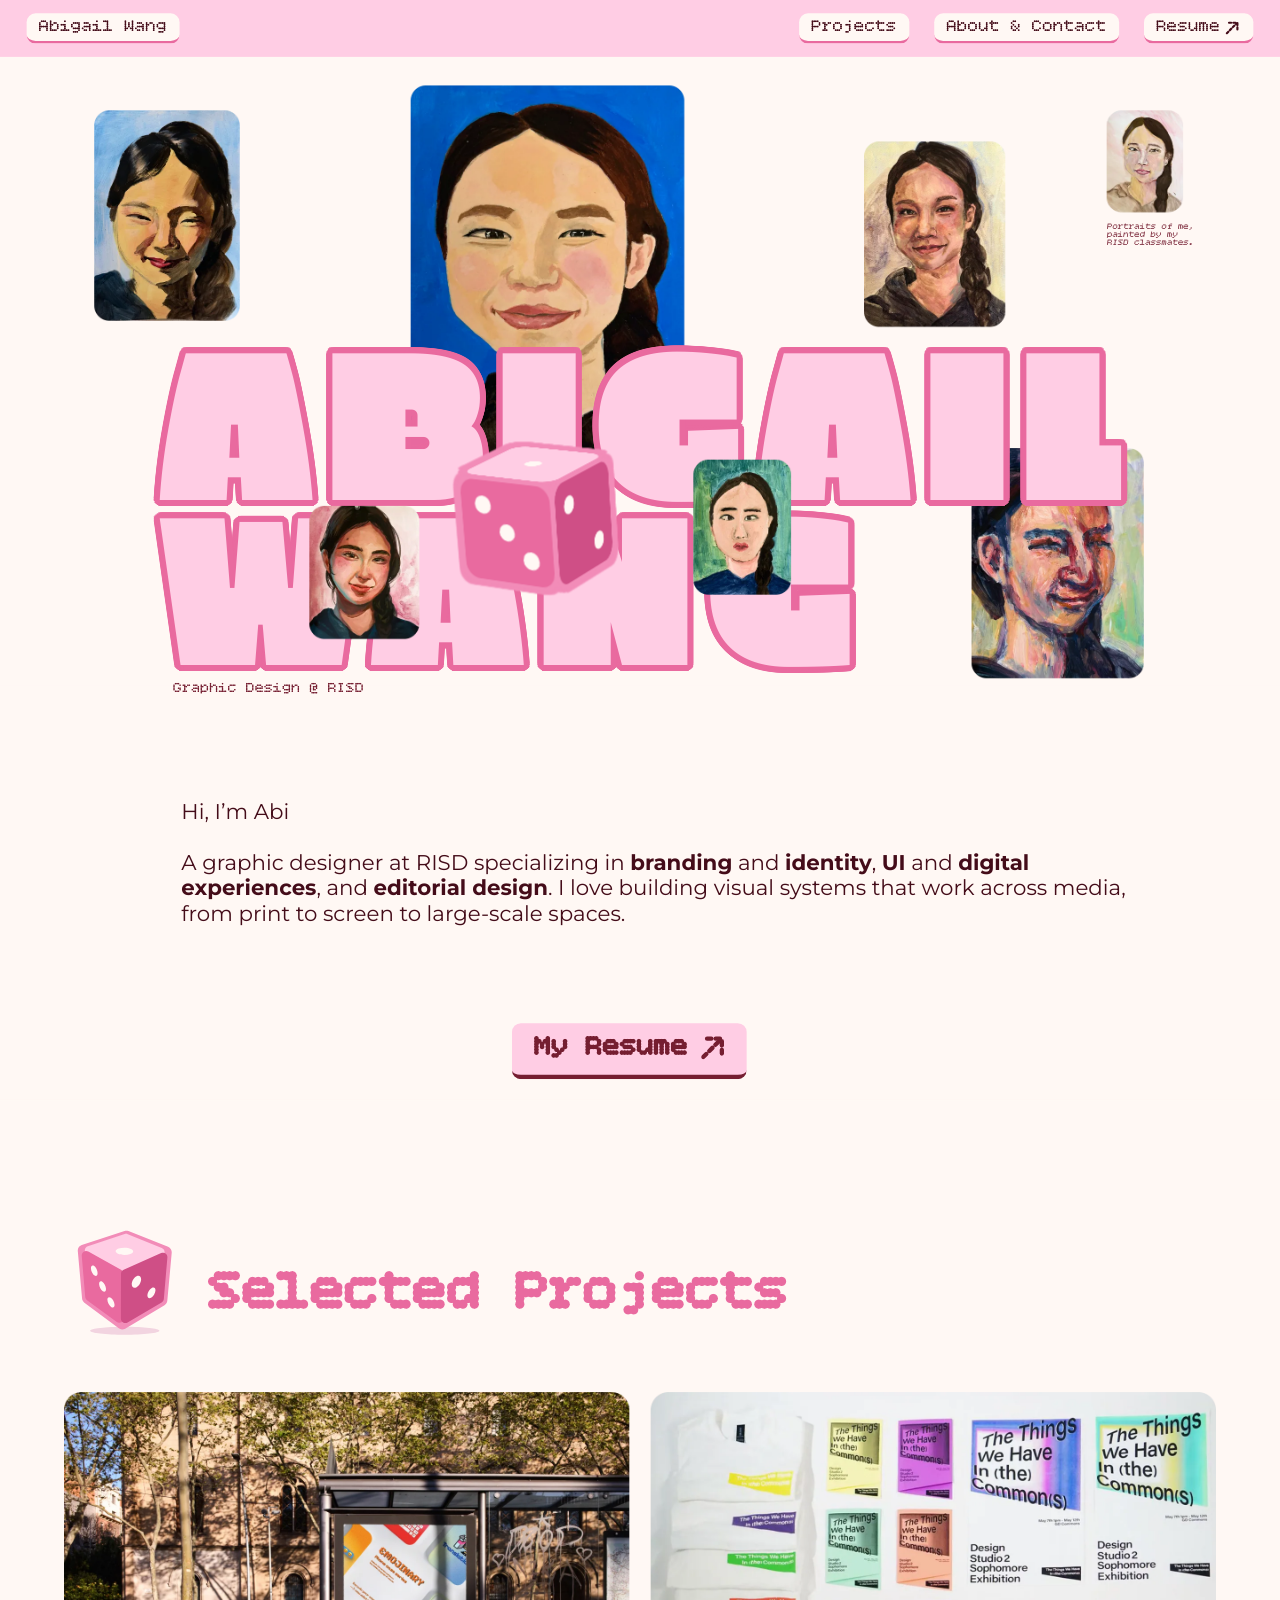
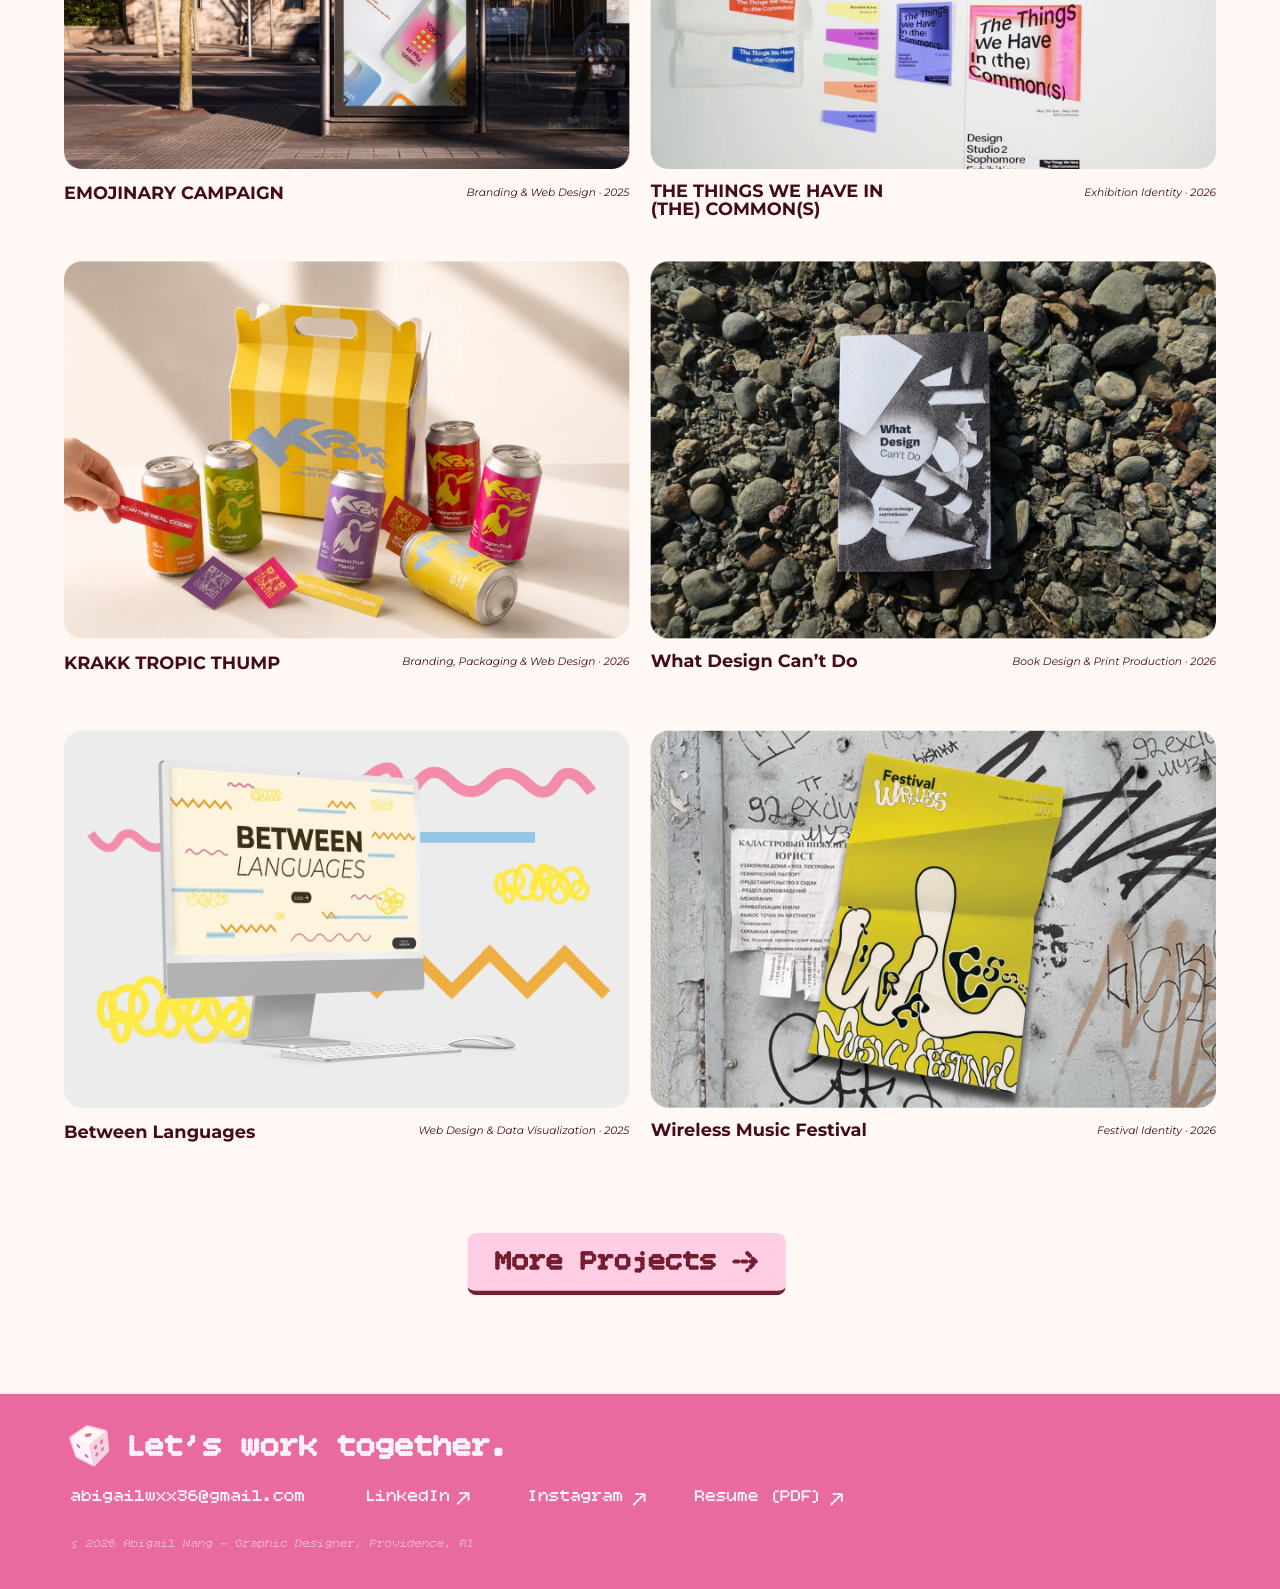
<file: index.html>
<!doctype html>
<html lang="en">
<head>
<meta charset="utf-8">
<meta name="viewport" content="width=device-width, initial-scale=1">
<title>Abigail Wang — Graphic Designer</title>
<meta name="description" content="Portfolio of Abigail Wang, a RISD graphic designer working across branding &amp; identity, UI and digital experiences, and editorial design.">
<meta property="og:title" content="Abigail Wang — Graphic Designer">
<meta property="og:description" content="Portfolio of Abigail Wang, a RISD graphic designer working across branding &amp; identity, UI and digital experiences, and editorial design.">
<meta property="og:type" content="website">
<meta name="theme-color" content="#FFCDE4">
<link rel="icon" type="image/svg+xml" href="favicon.svg">
<link rel="preload" href="fonts/bitcount.woff2" as="font" type="font/woff2" crossorigin>
<link rel="preload" href="fonts/erica-one.woff2" as="font" type="font/woff2" crossorigin>
<link rel="stylesheet" href="site.css?v=edd0428d">
<script>document.documentElement.classList.add('js')</script>
</head>
<body data-page="index.html">
<a class="skip" href="#main">Skip to content</a>
<header class="dnav" aria-label="Site"><div class="sv-wrap" data-h="64"><div class="stage" style="height:64px"><div class="e band" style="left:0px;top:0px;width:1440px;height:64px;background:#ffcde4"></div><div class="e g0" style="left:899px;top:15px;width:124px;height:34px;background:#fff8f4;border-radius:10px;border-style:solid;border-color:#e96a9f;border-width:0px 0px 3px 0px"></div><div class="e g1" style="left:30px;top:15px;width:172px;height:34px;background:#fff8f4;border-radius:10px;border-style:solid;border-color:#e96a9f;border-width:0px 0px 3px 0px"></div><div class="e g1 pass t" style="left:44px;top:19px;width:144px;text-align:left;white-space:pre;font-family:'Bitcount',monospace;font-variation-settings:'CRSV' 0,'slnt' 0;font-weight:400;font-size:20.00px;color:#440c19;line-height:normal">Abigail Wang</div><div class="e g0 pass t" style="left:913px;top:19px;width:96px;text-align:left;white-space:pre;font-family:'Bitcount',monospace;font-variation-settings:'CRSV' 0,'slnt' 0;font-weight:400;font-size:20.00px;color:#440c19;line-height:normal">Projects</div><div class="e g4" style="left:1051px;top:15px;width:208px;height:34px;background:#fff8f4;border-radius:10px;border-style:solid;border-color:#e96a9f;border-width:0px 0px 3px 0px"></div><div class="e g5" style="left:1287px;top:15px;width:123px;height:34px;background:#fff8f4;border-radius:10px;border-style:solid;border-color:#e96a9f;border-width:0px 0px 3px 0px"></div><div class="e g4 pass t" style="left:1065px;top:19px;width:180px;text-align:left;white-space:pre;font-family:'Bitcount',monospace;font-variation-settings:'CRSV' 0,'slnt' 0;font-weight:400;font-size:20.00px;color:#440c19;line-height:normal">About &amp; Contact</div><div class="e g5 pass t" style="left:1301px;top:19px;width:72px;text-align:left;white-space:pre;font-family:'Bitcount',monospace;font-variation-settings:'CRSV' 0,'slnt' 0;font-weight:400;font-size:20.00px;color:#440c19;line-height:normal">Resume</div><div class="e g5 sv" style="left:1379px;top:21.5px;width:17px;height:17px"><svg aria-hidden="true" preserveAspectRatio="none" width="17" height="17" viewBox="0 0 17 17" fill="none" xmlns="http://www.w3.org/2000/svg">
<path d="M1.21423 15.3405L11.6976 4.85718" stroke="#440C19" stroke-width="2.42857" stroke-linecap="round" stroke-linejoin="round" stroke-dasharray="2.43 2.43"/>
<path d="M3.64279 3.64282H13.0778V13.0778" stroke="#440C19" stroke-width="2.42857" stroke-linecap="round" stroke-linejoin="round" stroke-dasharray="2.43 2.43"/>
</svg></div><a class="hit k-btn" data-g="0" style="left:899px;top:15px;width:124px;height:34px" aria-label="Projects" href="projects.html"></a><a class="hit k-btn" data-g="1" style="left:30px;top:15px;width:172px;height:34px" aria-label="Abigail Wang" href="index.html"></a><a class="hit k-btn" data-g="4" style="left:1051px;top:15px;width:208px;height:34px" aria-label="About &amp; Contact" href="about.html"></a><a class="hit k-btn" data-g="5" style="left:1287px;top:15px;width:123px;height:34px" aria-label="Resume" data-cfg="resume" href="#" target="_blank" rel="noopener"></a></div></div></header>
<header class="mnav" aria-label="Site">
  <a class="mpill brand" href="index.html">Abigail Wang</a>
  <nav><a href="projects.html">Projects</a><a href="about.html">About</a><a href="#" data-cfg="resume" target="_blank" rel="noopener">Resume <span aria-hidden="true">↗</span></a></nav>
</header>
<main id="main">
<div class="sv-wrap main-stage" data-h="3524"><div class="stage" style="height:3524px"><div class="e band" style="left:0px;top:0px;width:1440px;height:736px;background:#fff8f4"></div><div class="e band" style="left:0px;top:707px;width:1440px;height:466px;background:#fff8f4"></div><div class="e band rv" style="left:0px;top:1174px;width:1440px;height:2350px;background:#fff8f4"></div><div class="e drag im" style="left:462.1px;top:32px;width:307.8px;height:414.6px"><img class="" src="img/i6-94.webp" alt="" width="616" height="830" decoding="async"></div><div class="e drag im" style="left:106px;top:60px;width:164.3px;height:237.2px"><img class="" src="img/i6-95.webp" alt="" width="329" height="475" decoding="async"></div><div class="e drag im" style="left:1093px;top:440px;width:194.3px;height:259.4px"><img class="" src="img/i6-99.webp" alt="" width="389" height="519" decoding="async"></div><div class="e pass t" style="left:176.3px;top:307.7px;width:1215.61px;text-align:left;white-space:pre-wrap;font-family:'Erica One',sans-serif;font-weight:400;font-size:238.88px;color:#ffcde4;line-height:0.780;letter-spacing:0.050em;text-transform:uppercase;text-shadow:6.83px 0.00px 0 var(--ol,#e96a9f),6.59px 1.77px 0 var(--ol,#e96a9f),5.91px 3.41px 0 var(--ol,#e96a9f),4.83px 4.83px 0 var(--ol,#e96a9f),3.41px 5.91px 0 var(--ol,#e96a9f),1.77px 6.59px 0 var(--ol,#e96a9f),0.00px 6.83px 0 var(--ol,#e96a9f),-1.77px 6.59px 0 var(--ol,#e96a9f),-3.41px 5.91px 0 var(--ol,#e96a9f),-4.83px 4.83px 0 var(--ol,#e96a9f),-5.91px 3.41px 0 var(--ol,#e96a9f),-6.59px 1.77px 0 var(--ol,#e96a9f),-6.83px 0.00px 0 var(--ol,#e96a9f),-6.59px -1.77px 0 var(--ol,#e96a9f),-5.91px -3.41px 0 var(--ol,#e96a9f),-4.83px -4.83px 0 var(--ol,#e96a9f),-3.41px -5.91px 0 var(--ol,#e96a9f),-1.77px -6.59px 0 var(--ol,#e96a9f),-0.00px -6.83px 0 var(--ol,#e96a9f),1.77px -6.59px 0 var(--ol,#e96a9f),3.41px -5.91px 0 var(--ol,#e96a9f),4.83px -4.83px 0 var(--ol,#e96a9f),5.91px -3.41px 0 var(--ol,#e96a9f),6.59px -1.77px 0 var(--ol,#e96a9f)">Abigail Wang</div><div class="e drag im" style="left:348px;top:505px;width:123.6px;height:150.2px"><img class="" src="img/i6-96.webp" alt="" width="248" height="301" decoding="async"></div><div class="e drag im" style="left:779.5px;top:452.7px;width:110.5px;height:151.9px"><img class="" src="img/i6-97.webp" alt="" width="221" height="304" decoding="async"></div><div class="e drag im" style="left:972px;top:95px;width:158.9px;height:209px"><img class="" src="img/i6-98.webp" alt="" width="318" height="419" decoding="async"></div><div class="e drag im" style="left:1245px;top:60px;width:86px;height:115.2px"><img class="" src="img/i6-102.webp" alt="" width="172" height="231" decoding="async"></div><div class="e band rv" style="left:0px;top:3304px;width:1440px;height:220px;background:#e96a9f"></div><div class="e g2 rv" style="left:576px;top:1087px;width:264px;height:63px;background:#ffcde4;border-radius:10px;border-style:solid;border-color:#751e31;border-width:0px 0px 5px 0px"></div><div class="e g2 rv t" style="left:602px;top:1103px;width:226px;text-align:left;white-space:pre-wrap;font-family:'Bitcount',monospace;font-variation-settings:'CRSV' 0,'slnt' 0;font-weight:700;font-size:32.00px;color:#751e31;line-height:0.780">My Resume</div><div class="e g2 rv sv" style="left:789px;top:1098px;width:30px;height:30px"><svg aria-hidden="true" preserveAspectRatio="none" width="30" height="30" viewBox="0 0 30 30" fill="none" xmlns="http://www.w3.org/2000/svg">
<g clip-path="url(#clip0_128_932_2)">
<path d="M2.14301 27.0713L20.643 8.57129" stroke="#751E31" stroke-width="4.85714" stroke-linecap="round" stroke-linejoin="round" stroke-dasharray="4.86 4.86"/>
<path d="M6.42871 6.42847H23.0787V23.0785" stroke="#751E31" stroke-width="4.85714" stroke-linecap="round" stroke-linejoin="round" stroke-dasharray="4.86 4.86"/>
</g>
<defs>
<clipPath id="clip0_128_932_2">
<rect width="30" height="30" fill="white"/>
</clipPath>
</defs>
</svg></div><div class="e g3 rv" style="left:526px;top:3123px;width:358px;height:70px;background:#ffcde4;border-radius:10px;border-style:solid;border-color:#751e31;border-width:0px 0px 5px 0px"></div><div class="e g3 rv t" style="left:558px;top:3145px;width:263px;text-align:left;white-space:pre-wrap;font-family:'Bitcount',monospace;font-variation-settings:'CRSV' 0,'slnt' 0;font-weight:700;font-size:32.00px;color:#751e31;line-height:0.780">More Projects</div><div class="e g3 rv sv" style="left:823.2px;top:3138.2px;width:35.6px;height:35.6px"><svg aria-hidden="true" preserveAspectRatio="none" width="36" height="36" viewBox="0 0 36 36" fill="none" xmlns="http://www.w3.org/2000/svg">
<g clip-path="url(#clip0_122_327_3)">
<path d="M3.0074 17.3245H24.9494" stroke="#751E31" stroke-width="4.61" stroke-linecap="round" stroke-linejoin="round" stroke-dasharray="4.61 4.61"/>
<path d="M17.7907 7.62451L27.6646 17.4984L17.7907 27.3723" stroke="#751E31" stroke-width="4.61" stroke-linecap="round" stroke-linejoin="round" stroke-dasharray="4.61 4.61"/>
</g>
<defs>
<clipPath id="clip0_122_327_3">
<rect width="25.16" height="25.16" fill="white" transform="translate(17.7908) rotate(45)"/>
</clipPath>
</defs>
</svg></div><div class="e rv t" style="left:143px;top:3351px;width:484.748px;text-align:left;white-space:pre-wrap;font-family:'Bitcount',monospace;font-variation-settings:'CRSV' 0,'slnt' 0;font-weight:700;font-size:36.00px;color:#fef1fa;line-height:0.780">Let’s work together.</div><div class="e g6 rv t" style="left:80px;top:3413px;width:484.748px;text-align:left;white-space:pre-wrap;font-family:'Bitcount',monospace;font-variation-settings:'CRSV' 0,'slnt' 0;font-weight:500;font-size:20.00px;color:#fef1fa;line-height:0.780">abigailwxx36@gmail.com</div><div class="e g7 rv t" style="left:411px;top:3413px;width:484.748px;text-align:left;white-space:pre-wrap;font-family:'Bitcount',monospace;font-variation-settings:'CRSV' 0,'slnt' 0;font-weight:500;font-size:20.00px;color:#fef1fa;line-height:0.780">LinkedIn</div><div class="e g7 rv sv" style="left:514px;top:3411.5px;width:17px;height:17px"><svg aria-hidden="true" preserveAspectRatio="none" width="17" height="17" viewBox="0 0 17 17" fill="none" xmlns="http://www.w3.org/2000/svg">
<path d="M1.21411 15.3408L11.6974 4.85742" stroke="#FEF1FA" stroke-width="2.42857" stroke-linecap="round" stroke-linejoin="round" stroke-dasharray="2.43 2.43"/>
<path d="M3.6427 3.64307H13.0777V13.0781" stroke="#FEF1FA" stroke-width="2.42857" stroke-linecap="round" stroke-linejoin="round" stroke-dasharray="2.43 2.43"/>
</svg></div><div class="e g8 rv t" style="left:594px;top:3413px;width:125px;text-align:left;white-space:pre-wrap;font-family:'Bitcount',monospace;font-variation-settings:'CRSV' 0,'slnt' 0;font-weight:500;font-size:20.00px;color:#fef1fa;line-height:0.780">Instagram</div><div class="e g8 rv sv" style="left:712px;top:3412.5px;width:17px;height:17px"><svg aria-hidden="true" preserveAspectRatio="none" width="17" height="17" viewBox="0 0 17 17" fill="none" xmlns="http://www.w3.org/2000/svg">
<path d="M1.21411 15.3408L11.6974 4.85742" stroke="#FEF1FA" stroke-width="2.42857" stroke-linecap="round" stroke-linejoin="round" stroke-dasharray="2.43 2.43"/>
<path d="M3.6427 3.64307H13.0777V13.0781" stroke="#FEF1FA" stroke-width="2.42857" stroke-linecap="round" stroke-linejoin="round" stroke-dasharray="2.43 2.43"/>
</svg></div><div class="e g9 rv t" style="left:782px;top:3413px;width:484.748px;text-align:left;white-space:pre-wrap;font-family:'Bitcount',monospace;font-variation-settings:'CRSV' 0,'slnt' 0;font-weight:500;font-size:20.00px;color:#fef1fa;line-height:0.780">Resume (PDF)</div><div class="e g9 rv sv" style="left:934px;top:3412.5px;width:17px;height:17px"><svg aria-hidden="true" preserveAspectRatio="none" width="17" height="17" viewBox="0 0 17 17" fill="none" xmlns="http://www.w3.org/2000/svg">
<path d="M1.21423 15.3408L11.6976 4.85742" stroke="#FEF1FA" stroke-width="2.42857" stroke-linecap="round" stroke-linejoin="round" stroke-dasharray="2.43 2.43"/>
<path d="M3.64282 3.64307H13.0778V13.0781" stroke="#FEF1FA" stroke-width="2.42857" stroke-linecap="round" stroke-linejoin="round" stroke-dasharray="2.43 2.43"/>
</svg></div><div class="e rv t" style="left:236px;top:1367px;width:716.496px;text-align:left;white-space:pre-wrap;font-family:'Bitcount',monospace;font-variation-settings:'CRSV' 0,'slnt' 0;font-weight:700;font-size:64.00px;color:#e96a9f;line-height:0.780">Selected Projects</div><div class="e pass t" style="left:195px;top:705px;width:215px;text-align:left;white-space:pre;font-family:'Bitcount',monospace;font-variation-settings:'CRSV' 0,'slnt' 0;font-weight:400;font-size:17.06px;color:#751e31;line-height:0.780">Graphic Design @ RISD</div><div class="e pass t" style="left:1245.3px;top:186.8px;width:105.5px;text-align:left;white-space:pre-wrap;font-family:'Bitcount',monospace;font-variation-settings:'CRSV' 0,'slnt' -8;font-weight:400;font-size:10.24px;color:#751e31;line-height:0.900">Portraits of me, painted by my RISD classmates.</div><div class="e rv t" style="left:204px;top:836px;width:1067.66px;text-align:left;white-space:pre-wrap;font-family:'Montserrat',sans-serif;font-weight:400;font-size:24.00px;color:#440c19;line-height:1.200"><span style="font-family:'Montserrat',sans-serif;font-weight:400;font-size:24.00px;color:#440c19;line-height:1.200">Hi, I’m Abi

A graphic designer at RISD specializing in </span><span class="hl" style="font-family:'Montserrat',sans-serif;font-weight:700;font-size:24.00px;color:#440c19;line-height:1.200">branding</span><span style="font-family:'Montserrat',sans-serif;font-weight:400;font-size:24.00px;color:#440c19;line-height:1.200"> and </span><span class="hl" style="font-family:'Montserrat',sans-serif;font-weight:700;font-size:24.00px;color:#440c19;line-height:1.200">identity</span><span style="font-family:'Montserrat',sans-serif;font-weight:400;font-size:24.00px;color:#440c19;line-height:1.200">, </span><span class="hl" style="font-family:'Montserrat',sans-serif;font-weight:700;font-size:24.00px;color:#440c19;line-height:1.200">UI</span><span style="font-family:'Montserrat',sans-serif;font-weight:400;font-size:24.00px;color:#440c19;line-height:1.200"> and </span><span class="hl" style="font-family:'Montserrat',sans-serif;font-weight:700;font-size:24.00px;color:#440c19;line-height:1.200">digital experiences</span><span style="font-family:'Montserrat',sans-serif;font-weight:400;font-size:24.00px;color:#440c19;line-height:1.200">, and </span><span class="hl" style="font-family:'Montserrat',sans-serif;font-weight:700;font-size:24.00px;color:#440c19;line-height:1.200">editorial design</span><span style="font-family:'Montserrat',sans-serif;font-weight:400;font-size:24.00px;color:#440c19;line-height:1.200">. I love building visual systems that work across media, from print to screen to large-scale spaces.</span></div><div class="e g10 rv t" style="left:72px;top:1942px;width:307px;text-align:left;white-space:pre-wrap;font-family:'Montserrat',sans-serif;font-weight:700;font-size:20.00px;color:#440c19;line-height:1.200;text-transform:uppercase" data-card="0"><span style="font-family:'Montserrat',sans-serif;font-weight:700;font-size:20.00px;color:#440c19;line-height:1.200;text-transform:uppercase">Emojinary</span><span style="font-family:'Montserrat',sans-serif;font-weight:700;font-size:20.00px;color:#440c19;line-height:1.200"> Campaign</span></div><div class="e g12 rv t" style="left:72px;top:2470px;width:307px;text-align:left;white-space:pre-wrap;font-family:'Montserrat',sans-serif;font-weight:700;font-size:20.00px;color:#440c19;line-height:1.200;text-transform:uppercase" data-card="2">KRAKK Tropic Thump</div><div class="e g14 rv t" style="left:72px;top:2998px;width:307px;text-align:left;white-space:pre-wrap;font-family:'Montserrat',sans-serif;font-weight:700;font-size:20.00px;color:#440c19;line-height:1.200" data-card="4">Between Languages</div><div class="e g10 rv t" style="left:491px;top:1946px;width:217px;text-align:right;white-space:pre-wrap;font-family:'Montserrat',sans-serif;font-style:italic;font-weight:400;font-size:12.00px;color:#440c19;line-height:1.200" data-card="0">Branding &amp; Web Design · 2025</div><div class="e g12 rv t" style="left:405px;top:2474px;width:303px;text-align:right;white-space:pre-wrap;font-family:'Montserrat',sans-serif;font-style:italic;font-weight:400;font-size:12.00px;color:#440c19;line-height:1.200" data-card="2">Branding, Packaging &amp; Web Design · 2026</div><div class="e g14 rv t" style="left:417px;top:3002px;width:291px;text-align:right;white-space:pre-wrap;font-family:'Montserrat',sans-serif;font-style:italic;font-weight:400;font-size:12.00px;color:#440c19;line-height:1.200" data-card="4">Web Design &amp; Data Visualization · 2025</div><div class="e rv sv" style="left:80px;top:1313px;width:120px;height:125px"><svg aria-hidden="true" preserveAspectRatio="none" width="120" height="125" viewBox="0 0 120 125" fill="none" xmlns="http://www.w3.org/2000/svg">
<path d="M60.35 124.5C81.8615 124.5 99.3 122.485 99.3 120C99.3 117.515 81.8615 115.5 60.35 115.5C38.8385 115.5 21.4 117.515 21.4 120C21.4 122.485 38.8385 124.5 60.35 124.5Z" fill="#F2D4E0"/>
<path d="M7.51494 30.1601C7.3837 28.6949 7.75335 27.2285 8.56347 26.0006C9.37359 24.7727 10.5763 23.8559 11.9749 23.4001L60.1099 7.71008C61.5507 7.23954 63.1106 7.2873 64.5199 7.84508L109.105 25.5401C110.409 26.0578 111.511 26.9839 112.246 28.1799C112.98 29.3759 113.308 30.7774 113.18 32.1751L108.23 86.2951C108.137 87.3172 107.802 88.3028 107.255 89.171C106.707 90.0391 105.962 90.7653 105.08 91.2901L60.8249 117.585C59.7218 118.24 58.4494 118.554 57.1682 118.487C55.8869 118.421 54.6541 117.976 53.6249 117.21L14.9199 88.4001C14.1863 87.8533 13.5764 87.1578 13.1301 86.3591C12.6838 85.5604 12.4111 84.6764 12.3299 83.7651L7.51494 30.1601Z" fill="#F28CB8"/>
<path d="M18.06 34.145C17.1923 33.6882 16.4781 32.9863 16.0062 32.1267C15.5344 31.2671 15.3257 30.2877 15.4061 29.3104C15.4866 28.3331 15.8527 27.4011 16.4588 26.6302C17.0649 25.8594 17.8843 25.2838 18.815 24.975L60.285 11.22C61.4116 10.846 62.6345 10.885 63.735 11.33L102 26.805C102.918 27.176 103.706 27.8113 104.262 28.6304C104.819 29.4495 105.12 30.4155 105.127 31.4058C105.134 32.3961 104.846 33.3662 104.301 34.193C103.756 35.0198 102.978 35.6662 102.065 36.05L59.555 53.915C58.8738 54.2017 58.1376 54.3338 57.3992 54.3018C56.6609 54.2698 55.9388 54.0745 55.285 53.73L18.06 34.145Z" fill="#FFCDE4"/>
<path d="M66.5941 33.5904C70.6328 32.093 70.9546 29.5291 67.3129 27.8637C63.6711 26.1983 57.4448 26.0621 53.4061 27.5595C49.3673 29.0569 49.0455 31.6208 52.6873 33.2862C56.329 34.9516 62.5553 35.0878 66.5941 33.5904Z" fill="#FFF8F4"/>
<path d="M11.96 35.595C11.8831 34.6916 12.0533 33.7843 12.4524 32.9701C12.8515 32.156 13.4644 31.4657 14.2256 30.9731C14.9869 30.4805 15.8677 30.2042 16.7739 30.1737C17.68 30.1432 18.5774 30.3597 19.37 30.8L56.135 51.23C56.9054 51.6572 57.5493 52.2802 58.0015 53.0362C58.4537 53.7922 58.6981 54.6542 58.71 55.535L59.36 105.975C59.3718 106.904 59.1247 107.817 58.6464 108.613C58.1681 109.409 57.4776 110.056 56.6522 110.482C55.8268 110.908 54.8992 111.095 53.9733 111.023C53.0474 110.951 52.1598 110.623 51.41 110.075L17.925 85.575C17.3484 85.1532 16.8689 84.6128 16.5187 83.9901C16.1685 83.3674 15.9559 82.6768 15.895 81.965L11.96 35.595Z" fill="#E96A9F"/>
<path d="M26.43 57.9025C28.4707 59.1335 29.9549 57.6767 29.745 54.6488C29.5352 51.6209 27.7107 48.1684 25.67 46.9374C23.6293 45.7064 22.1451 47.1631 22.355 50.191C22.5648 53.219 24.3893 56.6715 26.43 57.9025Z" fill="#FFF8F4"/>
<path d="M35.6526 75.4088C37.7831 76.7907 39.386 75.5274 39.2327 72.5872C39.0794 69.647 37.228 66.1433 35.0974 64.7614C32.9668 63.3795 31.3639 64.6428 31.5172 67.583C31.6705 70.5232 33.522 74.0269 35.6526 75.4088Z" fill="#FFF8F4"/>
<path d="M45.0172 93.1745C47.2401 94.7115 48.9651 93.6476 48.8701 90.7981C48.775 87.9485 46.8959 84.3925 44.6729 82.8554C42.4499 81.3183 40.7249 82.3823 40.82 85.2318C40.915 88.0813 42.7942 91.6374 45.0172 93.1745Z" fill="#FFF8F4"/>
<path d="M56.13 55.78C56.1313 54.8129 56.413 53.8669 56.9411 53.0566C57.4691 52.2464 58.2208 51.6067 59.105 51.215L101.3 32.54C102.094 32.1885 102.967 32.05 103.831 32.1381C104.695 32.2263 105.521 32.538 106.228 33.0427C106.935 33.5473 107.499 34.2274 107.863 35.016C108.227 35.8046 108.379 36.6745 108.305 37.54L104.295 84.325C104.227 85.123 103.967 85.8929 103.539 86.5699C103.111 87.2468 102.527 87.811 101.835 88.215L63.53 110.585C62.7694 111.029 61.9051 111.264 61.0245 111.266C60.1439 111.269 59.2782 111.039 58.5151 110.6C57.7519 110.16 57.1183 109.527 56.6785 108.764C56.2386 108.001 56.008 107.136 56.01 106.255L56.13 55.78Z" fill="#CF4F86"/>
<path d="M73.3019 71.1922C76.2135 69.7803 78.6537 65.8118 78.752 62.3284C78.8504 58.845 76.5697 57.1658 73.658 58.5777C70.7464 59.9897 68.3063 63.9581 68.2079 67.4415C68.1096 70.9249 70.3902 72.6042 73.3019 71.1922Z" fill="#FFF8F4"/>
<path d="M89.9967 82.8727C92.5041 81.4989 94.6994 77.8948 94.9 74.8226C95.1007 71.7504 93.2307 70.3736 90.7233 71.7473C88.216 73.121 86.0207 76.7251 85.82 79.7973C85.6194 82.8695 87.4894 84.2464 89.9967 82.8727Z" fill="#FFF8F4"/>
</svg></div><div class="e g10 rv im" style="left:72px;top:1502px;width:636px;height:424px" data-card="0"><img class="" src="img/i57-1743.webp" alt="" width="1272" height="848" loading="lazy" decoding="async"></div><div class="e g14 rv" style="left:72px;top:2558px;width:636px;height:424px;background:#ececec;border-radius:20px" data-card="4"></div><div class="e g11 rv t" style="left:732px;top:1942px;width:318px;text-align:left;white-space:pre-wrap;font-family:'Montserrat',sans-serif;font-weight:700;font-size:20.00px;color:#440c19;line-height:1.000;text-transform:uppercase" data-card="1">The things we have in (the) common(s)</div><div class="e g13 rv t" style="left:732px;top:2470px;width:318px;text-align:left;white-space:pre-wrap;font-family:'Montserrat',sans-serif;font-weight:700;font-size:20.00px;color:#440c19;line-height:1.000" data-card="3">What Design Can’t Do</div><div class="e g15 rv t" style="left:732px;top:2998px;width:318px;text-align:left;white-space:pre-wrap;font-family:'Montserrat',sans-serif;font-weight:700;font-size:20.00px;color:#440c19;line-height:1.000" data-card="5">Wireless Music Festival</div><div class="e g11 rv t" style="left:1151px;top:1946px;width:217px;text-align:right;white-space:pre-wrap;font-family:'Montserrat',sans-serif;font-style:italic;font-weight:400;font-size:12.00px;color:#440c19;line-height:1.200" data-card="1">Exhibition Identity · 2026</div><div class="e g13 rv t" style="left:1081px;top:2474px;width:287px;text-align:right;white-space:pre-wrap;font-family:'Montserrat',sans-serif;font-style:italic;font-weight:400;font-size:12.00px;color:#440c19;line-height:1.200" data-card="3">Book Design &amp; Print Production · 2026</div><div class="e g15 rv t" style="left:1151px;top:3002px;width:217px;text-align:right;white-space:pre-wrap;font-family:'Montserrat',sans-serif;font-style:italic;font-weight:400;font-size:12.00px;color:#440c19;line-height:1.200" data-card="5">Festival Identity · 2026</div><div class="e rv t" style="left:80px;top:3469px;width:705.364px;text-align:left;white-space:pre-wrap;font-family:'Bitcount',monospace;font-variation-settings:'CRSV' 0,'slnt' -8;font-weight:300;font-size:14.00px;color:#fef1fa;line-height:0.780">© 2026 Abigail Wang — Graphic Designer, Providence, RI</div><div class="e rv sv" style="left:77px;top:3337px;width:49px;height:51px"><svg aria-hidden="true" preserveAspectRatio="none" width="49" height="51" viewBox="0 0 49 51" fill="none" xmlns="http://www.w3.org/2000/svg">
<path d="M1.02284 17.6519C0.839444 17.1031 0.840734 16.5094 1.02652 15.9613C1.2123 15.4132 1.57238 14.9409 2.05184 14.6164L19.8103 2.59266C20.1213 2.38169 20.4735 2.23913 20.8438 2.17442C21.2141 2.10971 21.5939 2.12433 21.9581 2.2173L41.8296 7.29486C42.3592 7.43023 42.834 7.72568 43.1892 8.14083C43.5444 8.55598 43.7627 9.07059 43.8141 9.61434L45.7782 30.2755C45.8146 30.6589 45.767 31.0457 45.6387 31.4089C45.5103 31.7722 45.3044 32.1031 45.035 32.3787L30.0186 47.744C29.6187 48.1526 29.0974 48.4213 28.5323 48.5099C27.9672 48.5985 27.3885 48.5023 26.8826 48.2356L8.82813 38.717C8.2229 38.3981 7.76429 37.858 7.54801 37.2094L1.02284 17.6519Z" fill="#FFCDE4"/>
<path d="M20.2595 4.18018C20.5016 4.01432 20.7767 3.90259 21.066 3.8526C21.3552 3.80261 21.6519 3.81554 21.9357 3.8905L39.0224 8.38462C39.3865 8.48028 39.717 8.67465 39.9774 8.94624C40.2378 9.21784 40.418 9.55609 40.4981 9.92361C40.5782 10.2911 40.555 10.6736 40.4311 11.0288C40.3072 11.384 40.0875 11.698 39.7962 11.9363L24.5368 24.4272C24.2587 24.6549 23.9253 24.8052 23.5703 24.8629C23.2154 24.9206 22.8515 24.8836 22.5155 24.7556L5.41249 18.2399C5.06445 18.1072 4.75939 17.8818 4.53034 17.5883C4.30129 17.2948 4.15697 16.9442 4.11302 16.5746C4.06906 16.205 4.12715 15.8304 4.28099 15.4915C4.43483 15.1525 4.67856 14.862 4.98578 14.6515L20.2595 4.18018Z" fill="#FFF8F4"/>
<path d="M19.5547 15.3474C21.2013 15.867 23.7301 15.4001 25.2029 14.3047C26.6757 13.2092 26.5348 11.8999 24.8883 11.3803C23.2417 10.8607 20.7129 11.3275 19.2401 12.423C17.7673 13.5185 17.9082 14.8278 19.5547 15.3474Z" fill="#E96A9F"/>
<path d="M3.31564 19.4757C3.19449 19.1061 3.18161 18.7096 3.27852 18.3329C3.37542 17.9562 3.57807 17.6151 3.86259 17.3497C4.14711 17.0842 4.50164 16.9056 4.88439 16.8348C5.26714 16.7641 5.66216 16.8041 6.02289 16.9502L22.9851 23.8107C23.2897 23.9337 23.5601 24.1282 23.7733 24.3779C23.9866 24.6276 24.1364 24.925 24.2101 25.2448L28.3853 43.3906C28.473 43.7705 28.45 44.1675 28.319 44.5346C28.188 44.9018 27.9544 45.2238 27.646 45.4624C27.3375 45.7011 26.9671 45.8465 26.5785 45.8813C26.1899 45.9162 25.7995 45.8391 25.4534 45.6591L9.84285 37.5522C9.36867 37.3055 9.01021 36.8829 8.84448 36.3751L3.31564 19.4757Z" fill="#FEF1FA"/>
<path d="M11.7649 27.9576C12.8187 28.4213 13.3728 27.8081 13.0025 26.5881C12.6322 25.3681 11.4777 24.0033 10.4239 23.5396C9.37006 23.076 8.81593 23.6892 9.18623 24.9092C9.55652 26.1292 10.711 27.494 11.7649 27.9576Z" fill="#E96A9F"/>
<path d="M21.0666 38.9628C22.1997 39.5191 22.8793 39.0529 22.5846 37.9214C22.2899 36.7899 21.1325 35.4216 19.9994 34.8652C18.8664 34.3089 18.1868 34.7752 18.4815 35.9067C18.7761 37.0382 19.9336 38.4065 21.0666 38.9628Z" fill="#E96A9F"/>
<path d="M23.2056 25.5835C23.1301 25.2238 23.1532 24.8505 23.2725 24.5029C23.3919 24.1553 23.6029 23.8464 23.8834 23.6088L38.9285 10.8567C39.2121 10.6167 39.5559 10.4587 39.9229 10.3995C40.2898 10.3404 40.6659 10.3825 41.0107 10.5213C41.3554 10.66 41.6557 10.8902 41.8792 11.1869C42.1027 11.4837 42.2409 11.8357 42.2788 12.2052L44.098 30.0001C44.1283 30.2993 44.092 30.6015 43.9918 30.885C43.8915 31.1686 43.7298 31.4265 43.5181 31.6402L30.478 44.8288C30.2187 45.0916 29.8929 45.2792 29.5353 45.3716C29.1777 45.4639 28.8017 45.4577 28.4474 45.3534C28.0931 45.2492 27.7738 45.0508 27.5234 44.7795C27.273 44.5083 27.1009 44.1742 27.0255 43.8129L23.2056 25.5835Z" fill="#F2D4E0"/>
<path d="M30.8941 28.8691C31.8209 28.0401 32.4051 26.4213 32.1989 25.2536C31.9928 24.0859 31.0744 23.8114 30.1476 24.6404C29.2208 25.4695 28.6366 27.0882 28.8427 28.256C29.0489 29.4237 29.9673 29.6982 30.8941 28.8691Z" fill="#E96A9F"/>
<path d="M37.4904 22.842C38.3239 22.0964 38.8811 20.5584 38.735 19.4069C38.5888 18.2553 37.7946 17.9263 36.9611 18.6719C36.1276 19.4175 35.5704 20.9555 35.7166 22.107C35.8628 23.2586 36.6569 23.5876 37.4904 22.842Z" fill="#E96A9F"/>
<path d="M32.3379 37.0503C33.203 36.2107 33.7553 34.6863 33.5715 33.6454C33.3877 32.6044 32.5375 32.4412 31.6725 33.2807C30.8075 34.1202 30.2552 35.6446 30.4389 36.6856C30.6227 37.7265 31.4729 37.8898 32.3379 37.0503Z" fill="#E96A9F"/>
<path d="M38.5185 30.9454C39.301 30.186 39.8291 28.7334 39.698 27.701C39.5669 26.6685 38.8263 26.4471 38.0439 27.2065C37.2614 27.9659 36.7333 29.4185 36.8644 30.451C36.9955 31.4834 37.736 31.7048 38.5185 30.9454Z" fill="#E96A9F"/>
</svg></div><div class="e g14 rv im" style="left:88.8px;top:2649px;width:232.2px;height:55px" data-card="4"><img class="" src="img/i39-1149.webp" alt="" width="465" height="110" loading="lazy" decoding="async"></div><div class="e g14 rv im" style="left:385px;top:2582px;width:298px;height:78px" data-card="4"><img class="" src="img/i57-1758.webp" alt="" width="596" height="156" loading="lazy" decoding="async"></div><div class="e g14 rv im" style="left:101px;top:2822px;width:189px;height:95px" data-card="4"><img class="" src="img/i57-1763.webp" alt="" width="378" height="190" loading="lazy" decoding="async"></div><div class="e g14 rv im" style="left:550.6px;top:2700px;width:115.4px;height:58px" data-card="4"><img class="" src="img/i57-1761.webp" alt="" width="230" height="116" loading="lazy" decoding="async"></div><div class="e g14 rv im" style="left:405px;top:2786px;width:293px;height:101px" data-card="4"><img class="" src="img/i57-1762.webp" alt="" width="586" height="202" loading="lazy" decoding="async"></div><div class="e g14 rv sv" style="left:367px;top:2672px;width:235.5px;height:12px" data-card="4"><svg aria-hidden="true" preserveAspectRatio="none" width="236" height="12" viewBox="0 0 236 12" fill="none" xmlns="http://www.w3.org/2000/svg">
<path d="M235.5 6H0" stroke="#96C5E3" stroke-width="12"/>
</svg></div><div class="e g14 rv im" style="left:154px;top:2572px;width:450px;height:378px" data-card="4"><img class="" src="img/i57-1757.webp" alt="" width="900" height="756" loading="lazy" decoding="async"></div><div class="e g15 rv im" style="left:732px;top:2558px;width:636px;height:424px" data-card="5"><img class="" src="img/i57-1755.webp" alt="" width="1272" height="848" loading="lazy" decoding="async"></div><div class="e g16 sv" style="left:480.8px;top:401.6px;width:247.1px;height:231.6px"><svg aria-hidden="true" preserveAspectRatio="none" width="248" height="232" viewBox="0 0 248 232" fill="none" xmlns="http://www.w3.org/2000/svg">
<path d="M43.6454 163.74L34.8603 62.3367L105.01 38.469L198.758 51.4078L194.353 148.302L138.721 193.985L43.6454 163.74Z" fill="#F28CB8"/>
<path d="M100.981 27.9456C102.82 27.3199 104.794 27.1316 106.729 27.3985L200.477 40.3379C206.497 41.1688 210.876 46.1563 210.615 51.8867L206.21 148.781C206.07 151.847 204.602 154.723 202.148 156.739L146.516 202.421C143.336 205.033 138.923 205.857 134.926 204.586L39.8507 174.341C35.3608 172.913 32.2029 169.103 31.817 164.651L23.0319 63.2471L23.0015 62.7762C22.7973 57.9231 25.949 53.4741 30.8309 51.8129L100.981 27.9456ZM47.4276 69.9545L54.8375 155.492L136.061 181.331L182.713 143.022L186.442 61.0157L106.236 49.9457L47.4276 69.9545Z" fill="#F28CB8"/>
<path d="M46.9146 61.5193L106.777 40.6956L187.897 52.102L135.268 77.4246L46.9146 61.5193Z" fill="#FFCDE4"/>
<path d="M103.888 32.5321C105.25 32.1037 106.701 31.9833 108.124 32.1833L189.244 43.5897C193.169 44.1416 196.267 47.0216 196.907 50.7143C197.547 54.407 195.583 58.0666 192.048 59.7676L139.419 85.0902C137.612 85.9596 135.548 86.2373 133.556 85.8785L45.2018 69.9729C41.1744 69.2477 38.1534 66.0797 37.8159 62.2274C37.4786 58.3751 39.9074 54.7837 43.754 53.4455L103.617 32.6214L103.888 32.5321ZM80.8906 58.874L133.904 68.417L158.361 56.6497L107.742 49.5331L80.8906 58.874Z" fill="#FFCDE4"/>
<path d="M133.928 59.045C139.355 56.8546 137.154 54.0369 129.012 52.7516C120.869 51.4663 109.869 52.2 104.442 54.3904C99.0146 56.5808 101.216 59.3984 109.358 60.6838C117.5 61.9691 128.5 61.2354 133.928 59.045Z" fill="#FFF8F4"/>
<path d="M41.8402 71.2655L130.26 88.4015L131.199 184.48L49.0084 159L41.8402 71.2655Z" fill="#E96A9F"/>
<path d="M35.8035 64.8089C37.9541 63.0219 40.8705 62.2911 43.6785 62.8353L132.099 79.971C136.312 80.7877 139.349 84.2669 139.389 88.3219L140.328 184.402C140.355 187.176 138.962 189.792 136.586 191.429C134.211 193.066 131.143 193.523 128.348 192.656L46.1561 167.175C42.6546 166.089 40.1895 163.125 39.9064 159.66L32.7381 71.9263L32.7208 71.674C32.5893 69.0679 33.7201 66.54 35.8035 64.8089ZM57.6421 152.616L121.953 172.554L121.198 95.4315L51.8732 81.996L57.6421 152.616Z" fill="#E96A9F"/>
<path d="M64.2843 109.089C69.2828 110.212 73.0333 106.522 72.6612 100.846C72.2892 95.1709 67.9355 89.6598 62.937 88.5368C57.9386 87.4139 54.1881 91.1045 54.5601 96.7799C54.9321 102.455 59.2858 107.967 64.2843 109.089Z" fill="#FFF8F4"/>
<path d="M86.3664 137.129C91.5499 138.447 95.5342 134.989 95.2656 129.405C94.997 123.822 90.5772 118.227 85.3938 116.909C80.2103 115.591 76.226 119.049 76.4946 124.632C76.7632 130.216 81.183 135.811 86.3664 137.129Z" fill="#FFF8F4"/>
<path d="M108.774 165.595C114.147 167.114 118.372 163.896 118.21 158.408C118.048 152.919 113.561 147.239 108.187 145.72C102.814 144.201 98.5889 147.419 98.7509 152.908C98.9129 158.396 103.4 164.076 108.774 165.595Z" fill="#FFF8F4"/>
<path d="M143.396 87.3998L194.935 60.5705L191.343 144.697L143.288 183.12L143.396 87.3998Z" fill="#CF4F86"/>
<path d="M190.523 53.0364C193.408 51.5344 196.928 51.6155 199.732 53.2481C202.537 54.8808 204.189 57.812 204.057 60.9168L200.465 145.043C200.362 147.448 199.196 149.703 197.248 151.26L149.194 189.683C146.48 191.853 142.675 192.339 139.447 190.928C136.219 189.516 134.156 186.465 134.159 183.111L134.267 87.3906C134.27 84.2606 136.076 81.3789 138.983 79.8658L190.523 53.0364ZM152.519 92.4817L152.438 164.519L182.382 140.576L185.161 75.489L152.519 92.4817Z" fill="#CF4F86"/>
<path d="M158.846 117.701C162.479 115.511 165.498 108.523 165.589 102.093C165.681 95.6639 162.809 92.2278 159.176 94.4185C155.543 96.6092 152.524 103.597 152.433 110.027C152.342 116.456 155.213 119.892 158.846 117.701Z" fill="#FFF8F4"/>
<path d="M179.848 141.644C182.913 139.416 185.547 133.01 185.732 127.337C185.918 121.663 183.583 118.87 180.519 121.098C177.455 123.326 174.82 129.731 174.635 135.405C174.45 141.079 176.784 143.872 179.848 141.644Z" fill="#FFF8F4"/>
</svg></div><div class="e g11 rv im" style="left:732px;top:1502px;width:636px;height:424px" data-card="1"><img class="" src="img/i57-1748.webp" alt="" width="1272" height="848" loading="lazy" decoding="async"></div><div class="e g12 rv im" style="left:72px;top:2030px;width:636px;height:424px" data-card="2"><img class="" src="img/i57-1769.webp" alt="" width="1272" height="848" loading="lazy" decoding="async"></div><div class="e g13 rv im" style="left:732px;top:2030px;width:636px;height:424px" data-card="3"><img class="" src="img/i57-1768.webp" alt="" width="1272" height="848" loading="lazy" decoding="async"></div><a class="hit k-btn" data-g="2" style="left:576px;top:1087px;width:264px;height:63px" aria-label="My Resume" data-cfg="resume" href="#" target="_blank" rel="noopener"></a><a class="hit k-btn" data-g="3" style="left:526px;top:3123px;width:358px;height:70px" aria-label="More Projects" href="projects.html#all"></a><a class="hit k-txt" data-g="6" style="left:74px;top:3408px;width:274px;height:26px" aria-label="abigailwxx36@gmail.com" href="mailto:abigailwxx36@gmail.com"></a><a class="hit k-txt" data-g="7" style="left:407px;top:3405.5px;width:130px;height:29px" aria-label="LinkedIn" data-cfg="linkedin" href="#" target="_blank" rel="noopener"></a><a class="hit k-txt" data-g="8" style="left:590px;top:3406.5px;width:145px;height:29px" aria-label="Instagram" data-cfg="instagram" href="#" target="_blank" rel="noopener"></a><a class="hit k-txt" data-g="9" style="left:776px;top:3406.5px;width:181px;height:29px" aria-label="Resume (PDF)" data-cfg="resume" href="#" target="_blank" rel="noopener"></a><a class="hit k-card" data-g="10" style="left:72px;top:1502px;width:637px;height:463px" aria-label="Emojinary Campaign" href="emojinary.html"></a><a class="hit k-card" data-g="11" style="left:732px;top:1502px;width:636px;height:481px" aria-label="The things we have in (the) common(s)" href="commons.html"></a><a class="hit k-card" data-g="12" style="left:72px;top:2030px;width:636px;height:459px" aria-label="KRAKK Tropic Thump" href="krakk.html"></a><a class="hit k-card" data-g="13" style="left:732px;top:2030px;width:636px;height:461px" aria-label="What Design Can’t Do" href="what-design-cant-do.html"></a><a class="hit k-card" data-g="14" style="left:72px;top:2558px;width:636px;height:463px" aria-label="Between Languages" href="between-languages.html"></a><a class="hit k-card" data-g="15" style="left:732px;top:2558px;width:636px;height:457px" aria-label="Wireless Music Festival" href="wireless.html"></a><a class="hit k-die" data-g="16" style="left:480.8px;top:401.6px;width:247.1px;height:231.6px" aria-label="Go to projects" href="projects.html"></a></div></div>
<div class="flow"><div class="m-wrap"><header class="m-hero"><a class="m-hero-art k-die" data-g="16" aria-label="Go to projects" href="projects.html"><div class="col" data-w="1225" data-h="667.4" style="--w:1225;--h:667.4"><div class="coli" style="width:1225px;height:667.4px"><div class="e im" style="left:356.1px;top:0px;width:307.8px;height:414.6px"><img class="" src="img/i6-94.webp" alt="" width="616" height="830" loading="lazy" decoding="async"></div><div class="e im" style="left:0px;top:28px;width:164.3px;height:237.2px"><img class="" src="img/i6-95.webp" alt="" width="329" height="475" loading="lazy" decoding="async"></div><div class="e im" style="left:987px;top:408px;width:194.3px;height:259.4px"><img class="" src="img/i6-99.webp" alt="" width="389" height="519" loading="lazy" decoding="async"></div><div class="e t" style="left:70.3px;top:275.7px;width:1215.61px;text-align:left;white-space:pre-wrap;font-family:'Erica One',sans-serif;font-weight:400;font-size:238.88px;color:#ffcde4;line-height:0.780;letter-spacing:0.050em;text-transform:uppercase;text-shadow:6.83px 0.00px 0 var(--ol,#e96a9f),6.59px 1.77px 0 var(--ol,#e96a9f),5.91px 3.41px 0 var(--ol,#e96a9f),4.83px 4.83px 0 var(--ol,#e96a9f),3.41px 5.91px 0 var(--ol,#e96a9f),1.77px 6.59px 0 var(--ol,#e96a9f),0.00px 6.83px 0 var(--ol,#e96a9f),-1.77px 6.59px 0 var(--ol,#e96a9f),-3.41px 5.91px 0 var(--ol,#e96a9f),-4.83px 4.83px 0 var(--ol,#e96a9f),-5.91px 3.41px 0 var(--ol,#e96a9f),-6.59px 1.77px 0 var(--ol,#e96a9f),-6.83px 0.00px 0 var(--ol,#e96a9f),-6.59px -1.77px 0 var(--ol,#e96a9f),-5.91px -3.41px 0 var(--ol,#e96a9f),-4.83px -4.83px 0 var(--ol,#e96a9f),-3.41px -5.91px 0 var(--ol,#e96a9f),-1.77px -6.59px 0 var(--ol,#e96a9f),-0.00px -6.83px 0 var(--ol,#e96a9f),1.77px -6.59px 0 var(--ol,#e96a9f),3.41px -5.91px 0 var(--ol,#e96a9f),4.83px -4.83px 0 var(--ol,#e96a9f),5.91px -3.41px 0 var(--ol,#e96a9f),6.59px -1.77px 0 var(--ol,#e96a9f)">Abigail Wang</div><div class="e im" style="left:242px;top:473px;width:123.6px;height:150.2px"><img class="" src="img/i6-96.webp" alt="" width="248" height="301" loading="lazy" decoding="async"></div><div class="e im" style="left:673.5px;top:420.7px;width:110.5px;height:151.9px"><img class="" src="img/i6-97.webp" alt="" width="221" height="304" loading="lazy" decoding="async"></div><div class="e im" style="left:866px;top:63px;width:158.9px;height:209px"><img class="" src="img/i6-98.webp" alt="" width="318" height="419" loading="lazy" decoding="async"></div><div class="e im" style="left:1139px;top:28px;width:86px;height:115.2px"><img class="" src="img/i6-102.webp" alt="" width="172" height="231" loading="lazy" decoding="async"></div><div class="e g16 sv" style="left:374.8px;top:369.6px;width:247.1px;height:231.6px"><svg aria-hidden="true" preserveAspectRatio="none" width="248" height="232" viewBox="0 0 248 232" fill="none" xmlns="http://www.w3.org/2000/svg">
<path d="M43.6454 163.74L34.8603 62.3367L105.01 38.469L198.758 51.4078L194.353 148.302L138.721 193.985L43.6454 163.74Z" fill="#F28CB8"/>
<path d="M100.981 27.9456C102.82 27.3199 104.794 27.1316 106.729 27.3985L200.477 40.3379C206.497 41.1688 210.876 46.1563 210.615 51.8867L206.21 148.781C206.07 151.847 204.602 154.723 202.148 156.739L146.516 202.421C143.336 205.033 138.923 205.857 134.926 204.586L39.8507 174.341C35.3608 172.913 32.2029 169.103 31.817 164.651L23.0319 63.2471L23.0015 62.7762C22.7973 57.9231 25.949 53.4741 30.8309 51.8129L100.981 27.9456ZM47.4276 69.9545L54.8375 155.492L136.061 181.331L182.713 143.022L186.442 61.0157L106.236 49.9457L47.4276 69.9545Z" fill="#F28CB8"/>
<path d="M46.9146 61.5193L106.777 40.6956L187.897 52.102L135.268 77.4246L46.9146 61.5193Z" fill="#FFCDE4"/>
<path d="M103.888 32.5321C105.25 32.1037 106.701 31.9833 108.124 32.1833L189.244 43.5897C193.169 44.1416 196.267 47.0216 196.907 50.7143C197.547 54.407 195.583 58.0666 192.048 59.7676L139.419 85.0902C137.612 85.9596 135.548 86.2373 133.556 85.8785L45.2018 69.9729C41.1744 69.2477 38.1534 66.0797 37.8159 62.2274C37.4786 58.3751 39.9074 54.7837 43.754 53.4455L103.617 32.6214L103.888 32.5321ZM80.8906 58.874L133.904 68.417L158.361 56.6497L107.742 49.5331L80.8906 58.874Z" fill="#FFCDE4"/>
<path d="M133.928 59.045C139.355 56.8546 137.154 54.0369 129.012 52.7516C120.869 51.4663 109.869 52.2 104.442 54.3904C99.0146 56.5808 101.216 59.3984 109.358 60.6838C117.5 61.9691 128.5 61.2354 133.928 59.045Z" fill="#FFF8F4"/>
<path d="M41.8402 71.2655L130.26 88.4015L131.199 184.48L49.0084 159L41.8402 71.2655Z" fill="#E96A9F"/>
<path d="M35.8035 64.8089C37.9541 63.0219 40.8705 62.2911 43.6785 62.8353L132.099 79.971C136.312 80.7877 139.349 84.2669 139.389 88.3219L140.328 184.402C140.355 187.176 138.962 189.792 136.586 191.429C134.211 193.066 131.143 193.523 128.348 192.656L46.1561 167.175C42.6546 166.089 40.1895 163.125 39.9064 159.66L32.7381 71.9263L32.7208 71.674C32.5893 69.0679 33.7201 66.54 35.8035 64.8089ZM57.6421 152.616L121.953 172.554L121.198 95.4315L51.8732 81.996L57.6421 152.616Z" fill="#E96A9F"/>
<path d="M64.2843 109.089C69.2828 110.212 73.0333 106.522 72.6612 100.846C72.2892 95.1709 67.9355 89.6598 62.937 88.5368C57.9386 87.4139 54.1881 91.1045 54.5601 96.7799C54.9321 102.455 59.2858 107.967 64.2843 109.089Z" fill="#FFF8F4"/>
<path d="M86.3664 137.129C91.5499 138.447 95.5342 134.989 95.2656 129.405C94.997 123.822 90.5772 118.227 85.3938 116.909C80.2103 115.591 76.226 119.049 76.4946 124.632C76.7632 130.216 81.183 135.811 86.3664 137.129Z" fill="#FFF8F4"/>
<path d="M108.774 165.595C114.147 167.114 118.372 163.896 118.21 158.408C118.048 152.919 113.561 147.239 108.187 145.72C102.814 144.201 98.5889 147.419 98.7509 152.908C98.9129 158.396 103.4 164.076 108.774 165.595Z" fill="#FFF8F4"/>
<path d="M143.396 87.3998L194.935 60.5705L191.343 144.697L143.288 183.12L143.396 87.3998Z" fill="#CF4F86"/>
<path d="M190.523 53.0364C193.408 51.5344 196.928 51.6155 199.732 53.2481C202.537 54.8808 204.189 57.812 204.057 60.9168L200.465 145.043C200.362 147.448 199.196 149.703 197.248 151.26L149.194 189.683C146.48 191.853 142.675 192.339 139.447 190.928C136.219 189.516 134.156 186.465 134.159 183.111L134.267 87.3906C134.27 84.2606 136.076 81.3789 138.983 79.8658L190.523 53.0364ZM152.519 92.4817L152.438 164.519L182.382 140.576L185.161 75.489L152.519 92.4817Z" fill="#CF4F86"/>
<path d="M158.846 117.701C162.479 115.511 165.498 108.523 165.589 102.093C165.681 95.6639 162.809 92.2278 159.176 94.4185C155.543 96.6092 152.524 103.597 152.433 110.027C152.342 116.456 155.213 119.892 158.846 117.701Z" fill="#FFF8F4"/>
<path d="M179.848 141.644C182.913 139.416 185.547 133.01 185.732 127.337C185.918 121.663 183.583 118.87 180.519 121.098C177.455 123.326 174.82 129.731 174.635 135.405C174.45 141.079 176.784 143.872 179.848 141.644Z" fill="#FFF8F4"/>
</svg></div></div></div></a><p class="m-cats m-hero-role"><span>Graphic Design @ RISD</span></p><p class="m-cap">Portraits of me, painted by my RISD classmates.</p></header><section class="m-sec m-intro"><p class="m-lead">Hi, I’m Abi<br><br>A graphic designer at RISD specializing in <b class="hl">branding</b> and <b class="hl">identity</b>, <b class="hl">UI</b> and <b class="hl">digital experiences</b>, and <b class="hl">editorial design</b>. I love building visual systems that work across media, from print to screen to large-scale spaces.</p><div class="m-btns"><a class="mbtn k-btn" data-g="2" aria-label="My Resume" data-cfg="resume" href="#" target="_blank" rel="noopener"><span>My Resume</span><svg aria-hidden="true" preserveAspectRatio="none" width="30" height="30" viewBox="0 0 30 30" fill="none" xmlns="http://www.w3.org/2000/svg">
<g clip-path="url(#clip0_128_932_12)">
<path d="M2.14301 27.0713L20.643 8.57129" stroke="#751E31" stroke-width="4.85714" stroke-linecap="round" stroke-linejoin="round" stroke-dasharray="4.86 4.86"/>
<path d="M6.42871 6.42847H23.0787V23.0785" stroke="#751E31" stroke-width="4.85714" stroke-linecap="round" stroke-linejoin="round" stroke-dasharray="4.86 4.86"/>
</g>
<defs>
<clipPath id="clip0_128_932_12">
<rect width="30" height="30" fill="white"/>
</clipPath>
</defs>
</svg></a></div></section><section class="m-sec"><h2 class="m-h2"><svg aria-hidden="true" preserveAspectRatio="none" width="120" height="125" viewBox="0 0 120 125" fill="none" xmlns="http://www.w3.org/2000/svg">
<path d="M60.35 124.5C81.8615 124.5 99.3 122.485 99.3 120C99.3 117.515 81.8615 115.5 60.35 115.5C38.8385 115.5 21.4 117.515 21.4 120C21.4 122.485 38.8385 124.5 60.35 124.5Z" fill="#F2D4E0"/>
<path d="M7.51494 30.1601C7.3837 28.6949 7.75335 27.2285 8.56347 26.0006C9.37359 24.7727 10.5763 23.8559 11.9749 23.4001L60.1099 7.71008C61.5507 7.23954 63.1106 7.2873 64.5199 7.84508L109.105 25.5401C110.409 26.0578 111.511 26.9839 112.246 28.1799C112.98 29.3759 113.308 30.7774 113.18 32.1751L108.23 86.2951C108.137 87.3172 107.802 88.3028 107.255 89.171C106.707 90.0391 105.962 90.7653 105.08 91.2901L60.8249 117.585C59.7218 118.24 58.4494 118.554 57.1682 118.487C55.8869 118.421 54.6541 117.976 53.6249 117.21L14.9199 88.4001C14.1863 87.8533 13.5764 87.1578 13.1301 86.3591C12.6838 85.5604 12.4111 84.6764 12.3299 83.7651L7.51494 30.1601Z" fill="#F28CB8"/>
<path d="M18.06 34.145C17.1923 33.6882 16.4781 32.9863 16.0062 32.1267C15.5344 31.2671 15.3257 30.2877 15.4061 29.3104C15.4866 28.3331 15.8527 27.4011 16.4588 26.6302C17.0649 25.8594 17.8843 25.2838 18.815 24.975L60.285 11.22C61.4116 10.846 62.6345 10.885 63.735 11.33L102 26.805C102.918 27.176 103.706 27.8113 104.262 28.6304C104.819 29.4495 105.12 30.4155 105.127 31.4058C105.134 32.3961 104.846 33.3662 104.301 34.193C103.756 35.0198 102.978 35.6662 102.065 36.05L59.555 53.915C58.8738 54.2017 58.1376 54.3338 57.3992 54.3018C56.6609 54.2698 55.9388 54.0745 55.285 53.73L18.06 34.145Z" fill="#FFCDE4"/>
<path d="M66.5941 33.5904C70.6328 32.093 70.9546 29.5291 67.3129 27.8637C63.6711 26.1983 57.4448 26.0621 53.4061 27.5595C49.3673 29.0569 49.0455 31.6208 52.6873 33.2862C56.329 34.9516 62.5553 35.0878 66.5941 33.5904Z" fill="#FFF8F4"/>
<path d="M11.96 35.595C11.8831 34.6916 12.0533 33.7843 12.4524 32.9701C12.8515 32.156 13.4644 31.4657 14.2256 30.9731C14.9869 30.4805 15.8677 30.2042 16.7739 30.1737C17.68 30.1432 18.5774 30.3597 19.37 30.8L56.135 51.23C56.9054 51.6572 57.5493 52.2802 58.0015 53.0362C58.4537 53.7922 58.6981 54.6542 58.71 55.535L59.36 105.975C59.3718 106.904 59.1247 107.817 58.6464 108.613C58.1681 109.409 57.4776 110.056 56.6522 110.482C55.8268 110.908 54.8992 111.095 53.9733 111.023C53.0474 110.951 52.1598 110.623 51.41 110.075L17.925 85.575C17.3484 85.1532 16.8689 84.6128 16.5187 83.9901C16.1685 83.3674 15.9559 82.6768 15.895 81.965L11.96 35.595Z" fill="#E96A9F"/>
<path d="M26.43 57.9025C28.4707 59.1335 29.9549 57.6767 29.745 54.6488C29.5352 51.6209 27.7107 48.1684 25.67 46.9374C23.6293 45.7064 22.1451 47.1631 22.355 50.191C22.5648 53.219 24.3893 56.6715 26.43 57.9025Z" fill="#FFF8F4"/>
<path d="M35.6526 75.4088C37.7831 76.7907 39.386 75.5274 39.2327 72.5872C39.0794 69.647 37.228 66.1433 35.0974 64.7614C32.9668 63.3795 31.3639 64.6428 31.5172 67.583C31.6705 70.5232 33.522 74.0269 35.6526 75.4088Z" fill="#FFF8F4"/>
<path d="M45.0172 93.1745C47.2401 94.7115 48.9651 93.6476 48.8701 90.7981C48.775 87.9485 46.8959 84.3925 44.6729 82.8554C42.4499 81.3183 40.7249 82.3823 40.82 85.2318C40.915 88.0813 42.7942 91.6374 45.0172 93.1745Z" fill="#FFF8F4"/>
<path d="M56.13 55.78C56.1313 54.8129 56.413 53.8669 56.9411 53.0566C57.4691 52.2464 58.2208 51.6067 59.105 51.215L101.3 32.54C102.094 32.1885 102.967 32.05 103.831 32.1381C104.695 32.2263 105.521 32.538 106.228 33.0427C106.935 33.5473 107.499 34.2274 107.863 35.016C108.227 35.8046 108.379 36.6745 108.305 37.54L104.295 84.325C104.227 85.123 103.967 85.8929 103.539 86.5699C103.111 87.2468 102.527 87.811 101.835 88.215L63.53 110.585C62.7694 111.029 61.9051 111.264 61.0245 111.266C60.1439 111.269 59.2782 111.039 58.5151 110.6C57.7519 110.16 57.1183 109.527 56.6785 108.764C56.2386 108.001 56.008 107.136 56.01 106.255L56.13 55.78Z" fill="#CF4F86"/>
<path d="M73.3019 71.1922C76.2135 69.7803 78.6537 65.8118 78.752 62.3284C78.8504 58.845 76.5697 57.1658 73.658 58.5777C70.7464 59.9897 68.3063 63.9581 68.2079 67.4415C68.1096 70.9249 70.3902 72.6042 73.3019 71.1922Z" fill="#FFF8F4"/>
<path d="M89.9967 82.8727C92.5041 81.4989 94.6994 77.8948 94.9 74.8226C95.1007 71.7504 93.2307 70.3736 90.7233 71.7473C88.216 73.121 86.0207 76.7251 85.82 79.7973C85.6194 82.8695 87.4894 84.2464 89.9967 82.8727Z" fill="#FFF8F4"/>
</svg><span>Selected Projects</span></h2><div class="m-cards"><a class="fcard m-card rv k-card" data-g="10" data-card="0" aria-label="Emojinary Campaign" href="emojinary.html"><div class="m-cpic"><div class="m-im" style="aspect-ratio:1.5000"><img class="" src="img/i57-1743.webp" alt="" width="1272" height="848" loading="lazy" decoding="async"></div></div><p class="m-ctitle"><b><span class="up">Emojinary</span></b><b> Campaign</b></p><p class="m-ctag">Branding &amp; Web Design · 2025</p></a><a class="fcard m-card rv k-card" data-g="11" data-card="1" aria-label="The things we have in (the) common(s)" href="commons.html"><div class="m-cpic"><div class="m-im" style="aspect-ratio:1.5000"><img class="" src="img/i57-1748.webp" alt="" width="1272" height="848" loading="lazy" decoding="async"></div></div><p class="m-ctitle"><b><span class="up">The things we have in (the) common(s)</span></b></p><p class="m-ctag">Exhibition Identity · 2026</p></a><a class="fcard m-card rv k-card" data-g="12" data-card="2" aria-label="KRAKK Tropic Thump" href="krakk.html"><div class="m-cpic"><div class="m-im" style="aspect-ratio:1.5000"><img class="" src="img/i57-1769.webp" alt="" width="1272" height="848" loading="lazy" decoding="async"></div></div><p class="m-ctitle"><b><span class="up">KRAKK Tropic Thump</span></b></p><p class="m-ctag">Branding, Packaging &amp; Web Design · 2026</p></a><a class="fcard m-card rv k-card" data-g="13" data-card="3" aria-label="What Design Can’t Do" href="what-design-cant-do.html"><div class="m-cpic"><div class="m-im" style="aspect-ratio:1.5000"><img class="" src="img/i57-1768.webp" alt="" width="1272" height="848" loading="lazy" decoding="async"></div></div><p class="m-ctitle"><b>What Design Can’t Do</b></p><p class="m-ctag">Book Design &amp; Print Production · 2026</p></a><a class="fcard m-card rv k-card" data-g="14" data-card="4" aria-label="Between Languages" href="between-languages.html"><div class="m-cpic"><div class="m-col"><div class="col" data-w="636" data-h="424" style="--w:636;--h:424"><div class="coli" style="width:636px;height:424px"><div class="e g14" style="left:0px;top:0px;width:636px;height:424px;background:#ececec;border-radius:20px" data-card="4"></div><div class="e g14 im" style="left:16.8px;top:91px;width:232.2px;height:55px" data-card="4"><img class="" src="img/i39-1149.webp" alt="" width="465" height="110" loading="lazy" decoding="async"></div><div class="e g14 im" style="left:313px;top:24px;width:298px;height:78px" data-card="4"><img class="" src="img/i57-1758.webp" alt="" width="596" height="156" loading="lazy" decoding="async"></div><div class="e g14 im" style="left:29px;top:264px;width:189px;height:95px" data-card="4"><img class="" src="img/i57-1763.webp" alt="" width="378" height="190" loading="lazy" decoding="async"></div><div class="e g14 im" style="left:478.6px;top:142px;width:115.4px;height:58px" data-card="4"><img class="" src="img/i57-1761.webp" alt="" width="230" height="116" loading="lazy" decoding="async"></div><div class="e g14 im" style="left:333px;top:228px;width:293px;height:101px" data-card="4"><img class="" src="img/i57-1762.webp" alt="" width="586" height="202" loading="lazy" decoding="async"></div><div class="e g14 sv" style="left:295px;top:114px;width:235.5px;height:12px" data-card="4"><svg aria-hidden="true" preserveAspectRatio="none" width="236" height="12" viewBox="0 0 236 12" fill="none" xmlns="http://www.w3.org/2000/svg">
<path d="M235.5 6H0" stroke="#96C5E3" stroke-width="12"/>
</svg></div><div class="e g14 im" style="left:82px;top:14px;width:450px;height:378px" data-card="4"><img class="" src="img/i57-1757.webp" alt="" width="900" height="756" loading="lazy" decoding="async"></div></div></div></div></div><p class="m-ctitle"><b>Between Languages</b></p><p class="m-ctag">Web Design &amp; Data Visualization · 2025</p></a><a class="fcard m-card rv k-card" data-g="15" data-card="5" aria-label="Wireless Music Festival" href="wireless.html"><div class="m-cpic"><div class="m-im" style="aspect-ratio:1.5000"><img class="" src="img/i57-1755.webp" alt="" width="1272" height="848" loading="lazy" decoding="async"></div></div><p class="m-ctitle"><b>Wireless Music Festival</b></p><p class="m-ctag">Festival Identity · 2026</p></a></div><div class="m-btns m-center"><a class="mbtn k-btn" data-g="3" aria-label="More Projects" href="projects.html#all"><span>More Projects</span><svg aria-hidden="true" preserveAspectRatio="none" width="36" height="36" viewBox="0 0 36 36" fill="none" xmlns="http://www.w3.org/2000/svg">
<g clip-path="url(#clip0_122_327_15)">
<path d="M3.0074 17.3245H24.9494" stroke="#751E31" stroke-width="4.61" stroke-linecap="round" stroke-linejoin="round" stroke-dasharray="4.61 4.61"/>
<path d="M17.7907 7.62451L27.6646 17.4984L17.7907 27.3723" stroke="#751E31" stroke-width="4.61" stroke-linecap="round" stroke-linejoin="round" stroke-dasharray="4.61 4.61"/>
</g>
<defs>
<clipPath id="clip0_122_327_15">
<rect width="25.16" height="25.16" fill="white" transform="translate(17.7908) rotate(45)"/>
</clipPath>
</defs>
</svg></a></div></section></div><footer class="m-foot"><div class="m-wrap"><p class="m-foot-h"><svg aria-hidden="true" preserveAspectRatio="none" width="49" height="51" viewBox="0 0 49 51" fill="none" xmlns="http://www.w3.org/2000/svg">
<path d="M1.02284 17.6519C0.839444 17.1031 0.840734 16.5094 1.02652 15.9613C1.2123 15.4132 1.57238 14.9409 2.05184 14.6164L19.8103 2.59266C20.1213 2.38169 20.4735 2.23913 20.8438 2.17442C21.2141 2.10971 21.5939 2.12433 21.9581 2.2173L41.8296 7.29486C42.3592 7.43023 42.834 7.72568 43.1892 8.14083C43.5444 8.55598 43.7627 9.07059 43.8141 9.61434L45.7782 30.2755C45.8146 30.6589 45.767 31.0457 45.6387 31.4089C45.5103 31.7722 45.3044 32.1031 45.035 32.3787L30.0186 47.744C29.6187 48.1526 29.0974 48.4213 28.5323 48.5099C27.9672 48.5985 27.3885 48.5023 26.8826 48.2356L8.82813 38.717C8.2229 38.3981 7.76429 37.858 7.54801 37.2094L1.02284 17.6519Z" fill="#FFCDE4"/>
<path d="M20.2595 4.18018C20.5016 4.01432 20.7767 3.90259 21.066 3.8526C21.3552 3.80261 21.6519 3.81554 21.9357 3.8905L39.0224 8.38462C39.3865 8.48028 39.717 8.67465 39.9774 8.94624C40.2378 9.21784 40.418 9.55609 40.4981 9.92361C40.5782 10.2911 40.555 10.6736 40.4311 11.0288C40.3072 11.384 40.0875 11.698 39.7962 11.9363L24.5368 24.4272C24.2587 24.6549 23.9253 24.8052 23.5703 24.8629C23.2154 24.9206 22.8515 24.8836 22.5155 24.7556L5.41249 18.2399C5.06445 18.1072 4.75939 17.8818 4.53034 17.5883C4.30129 17.2948 4.15697 16.9442 4.11302 16.5746C4.06906 16.205 4.12715 15.8304 4.28099 15.4915C4.43483 15.1525 4.67856 14.862 4.98578 14.6515L20.2595 4.18018Z" fill="#FFF8F4"/>
<path d="M19.5547 15.3474C21.2013 15.867 23.7301 15.4001 25.2029 14.3047C26.6757 13.2092 26.5348 11.8999 24.8883 11.3803C23.2417 10.8607 20.7129 11.3275 19.2401 12.423C17.7673 13.5185 17.9082 14.8278 19.5547 15.3474Z" fill="#E96A9F"/>
<path d="M3.31564 19.4757C3.19449 19.1061 3.18161 18.7096 3.27852 18.3329C3.37542 17.9562 3.57807 17.6151 3.86259 17.3497C4.14711 17.0842 4.50164 16.9056 4.88439 16.8348C5.26714 16.7641 5.66216 16.8041 6.02289 16.9502L22.9851 23.8107C23.2897 23.9337 23.5601 24.1282 23.7733 24.3779C23.9866 24.6276 24.1364 24.925 24.2101 25.2448L28.3853 43.3906C28.473 43.7705 28.45 44.1675 28.319 44.5346C28.188 44.9018 27.9544 45.2238 27.646 45.4624C27.3375 45.7011 26.9671 45.8465 26.5785 45.8813C26.1899 45.9162 25.7995 45.8391 25.4534 45.6591L9.84285 37.5522C9.36867 37.3055 9.01021 36.8829 8.84448 36.3751L3.31564 19.4757Z" fill="#FEF1FA"/>
<path d="M11.7649 27.9576C12.8187 28.4213 13.3728 27.8081 13.0025 26.5881C12.6322 25.3681 11.4777 24.0033 10.4239 23.5396C9.37006 23.076 8.81593 23.6892 9.18623 24.9092C9.55652 26.1292 10.711 27.494 11.7649 27.9576Z" fill="#E96A9F"/>
<path d="M21.0666 38.9628C22.1997 39.5191 22.8793 39.0529 22.5846 37.9214C22.2899 36.7899 21.1325 35.4216 19.9994 34.8652C18.8664 34.3089 18.1868 34.7752 18.4815 35.9067C18.7761 37.0382 19.9336 38.4065 21.0666 38.9628Z" fill="#E96A9F"/>
<path d="M23.2056 25.5835C23.1301 25.2238 23.1532 24.8505 23.2725 24.5029C23.3919 24.1553 23.6029 23.8464 23.8834 23.6088L38.9285 10.8567C39.2121 10.6167 39.5559 10.4587 39.9229 10.3995C40.2898 10.3404 40.6659 10.3825 41.0107 10.5213C41.3554 10.66 41.6557 10.8902 41.8792 11.1869C42.1027 11.4837 42.2409 11.8357 42.2788 12.2052L44.098 30.0001C44.1283 30.2993 44.092 30.6015 43.9918 30.885C43.8915 31.1686 43.7298 31.4265 43.5181 31.6402L30.478 44.8288C30.2187 45.0916 29.8929 45.2792 29.5353 45.3716C29.1777 45.4639 28.8017 45.4577 28.4474 45.3534C28.0931 45.2492 27.7738 45.0508 27.5234 44.7795C27.273 44.5083 27.1009 44.1742 27.0255 43.8129L23.2056 25.5835Z" fill="#F2D4E0"/>
<path d="M30.8941 28.8691C31.8209 28.0401 32.4051 26.4213 32.1989 25.2536C31.9928 24.0859 31.0744 23.8114 30.1476 24.6404C29.2208 25.4695 28.6366 27.0882 28.8427 28.256C29.0489 29.4237 29.9673 29.6982 30.8941 28.8691Z" fill="#E96A9F"/>
<path d="M37.4904 22.842C38.3239 22.0964 38.8811 20.5584 38.735 19.4069C38.5888 18.2553 37.7946 17.9263 36.9611 18.6719C36.1276 19.4175 35.5704 20.9555 35.7166 22.107C35.8628 23.2586 36.6569 23.5876 37.4904 22.842Z" fill="#E96A9F"/>
<path d="M32.3379 37.0503C33.203 36.2107 33.7553 34.6863 33.5715 33.6454C33.3877 32.6044 32.5375 32.4412 31.6725 33.2807C30.8075 34.1202 30.2552 35.6446 30.4389 36.6856C30.6227 37.7265 31.4729 37.8898 32.3379 37.0503Z" fill="#E96A9F"/>
<path d="M38.5185 30.9454C39.301 30.186 39.8291 28.7334 39.698 27.701C39.5669 26.6685 38.8263 26.4471 38.0439 27.2065C37.2614 27.9659 36.7333 29.4185 36.8644 30.451C36.9955 31.4834 37.736 31.7048 38.5185 30.9454Z" fill="#E96A9F"/>
</svg><span>Let’s work together.</span></p><div class="m-foot-mail"><a class="m-flink k-txt" data-g="6" aria-label="abigailwxx36@gmail.com" href="mailto:abigailwxx36@gmail.com"><span>abigailwxx36@gmail.com</span></a></div><div class="m-foot-links"><a class="m-flink k-txt" data-g="7" aria-label="LinkedIn" data-cfg="linkedin" href="#" target="_blank" rel="noopener"><span>LinkedIn</span><svg aria-hidden="true" preserveAspectRatio="none" width="17" height="17" viewBox="0 0 17 17" fill="none" xmlns="http://www.w3.org/2000/svg">
<path d="M1.21411 15.3408L11.6974 4.85742" stroke="#FEF1FA" stroke-width="2.42857" stroke-linecap="round" stroke-linejoin="round" stroke-dasharray="2.43 2.43"/>
<path d="M3.6427 3.64307H13.0777V13.0781" stroke="#FEF1FA" stroke-width="2.42857" stroke-linecap="round" stroke-linejoin="round" stroke-dasharray="2.43 2.43"/>
</svg></a><a class="m-flink k-txt" data-g="8" aria-label="Instagram" data-cfg="instagram" href="#" target="_blank" rel="noopener"><span>Instagram</span><svg aria-hidden="true" preserveAspectRatio="none" width="17" height="17" viewBox="0 0 17 17" fill="none" xmlns="http://www.w3.org/2000/svg">
<path d="M1.21411 15.3408L11.6974 4.85742" stroke="#FEF1FA" stroke-width="2.42857" stroke-linecap="round" stroke-linejoin="round" stroke-dasharray="2.43 2.43"/>
<path d="M3.6427 3.64307H13.0777V13.0781" stroke="#FEF1FA" stroke-width="2.42857" stroke-linecap="round" stroke-linejoin="round" stroke-dasharray="2.43 2.43"/>
</svg></a><a class="m-flink k-txt" data-g="9" aria-label="Resume (PDF)" data-cfg="resume" href="#" target="_blank" rel="noopener"><span>Resume (PDF)</span><svg aria-hidden="true" preserveAspectRatio="none" width="17" height="17" viewBox="0 0 17 17" fill="none" xmlns="http://www.w3.org/2000/svg">
<path d="M1.21423 15.3408L11.6976 4.85742" stroke="#FEF1FA" stroke-width="2.42857" stroke-linecap="round" stroke-linejoin="round" stroke-dasharray="2.43 2.43"/>
<path d="M3.64282 3.64307H13.0778V13.0781" stroke="#FEF1FA" stroke-width="2.42857" stroke-linecap="round" stroke-linejoin="round" stroke-dasharray="2.43 2.43"/>
</svg></a></div><p class="m-copy">© 2026 Abigail Wang — Graphic Designer, Providence, RI</p></div></footer></div>
</main>
<script>window.CARD_CATS=[[1, 3], [1], [1, 3], [2], [3], [1, 3]];</script>
<script src="site.js?v=f5d5d397"></script>
</body>
</html>
</file>
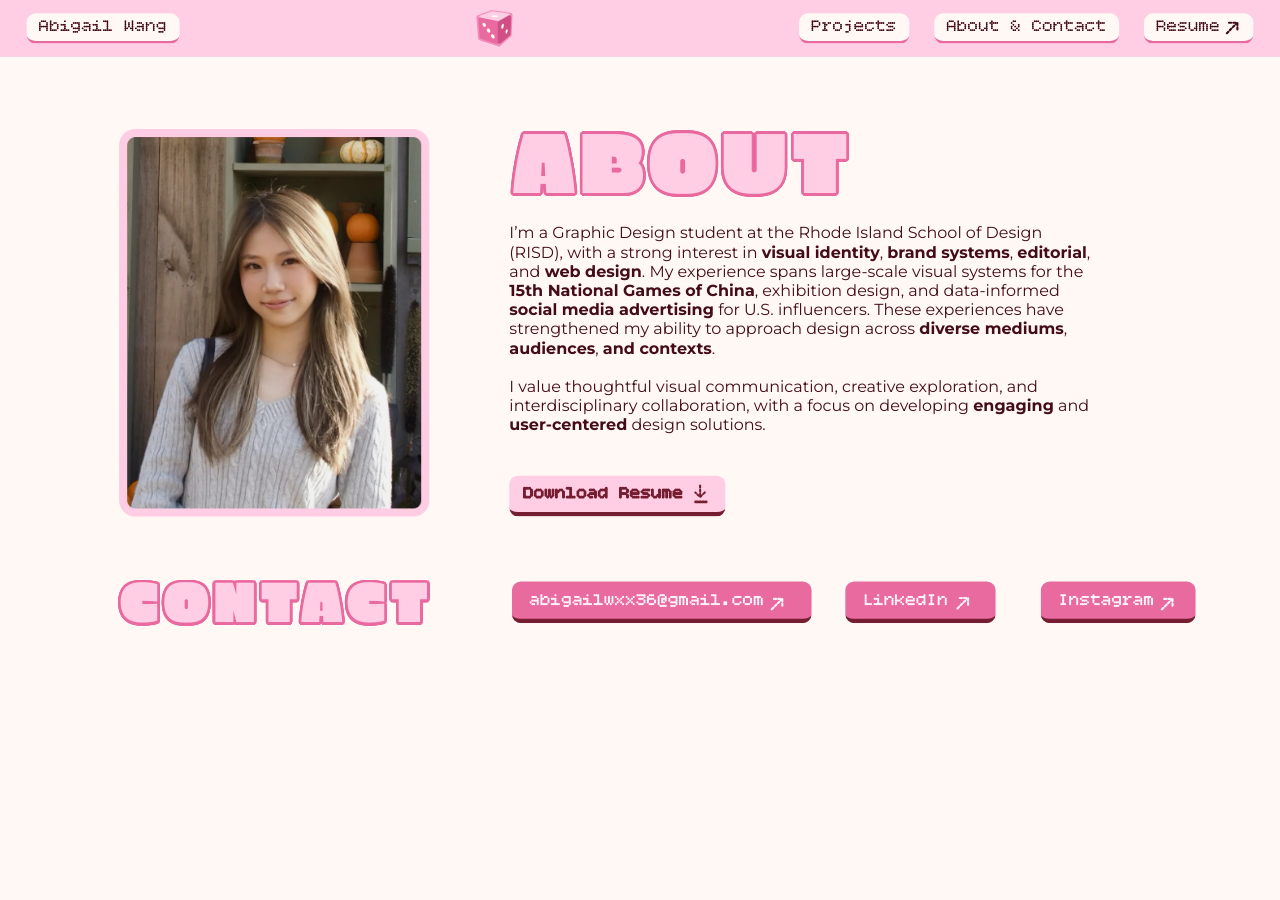
<file: about.html>
<!doctype html>
<html lang="en">
<head>
<meta charset="utf-8">
<meta name="viewport" content="width=device-width, initial-scale=1">
<title>About &amp; Contact — Abigail Wang</title>
<meta name="description" content="About Abigail Wang, graphic designer at RISD. Résumé and contact.">
<meta property="og:title" content="About &amp; Contact — Abigail Wang">
<meta property="og:description" content="About Abigail Wang, graphic designer at RISD. Résumé and contact.">
<meta property="og:type" content="website">
<meta name="theme-color" content="#FFCDE4">
<link rel="icon" type="image/svg+xml" href="favicon.svg">
<link rel="preload" href="fonts/bitcount.woff2" as="font" type="font/woff2" crossorigin>
<link rel="preload" href="fonts/erica-one.woff2" as="font" type="font/woff2" crossorigin>
<link rel="stylesheet" href="site.css?v=edd0428d">
<script>document.documentElement.classList.add('js')</script>
</head>
<body data-page="about.html">
<a class="skip" href="#main">Skip to content</a>
<header class="dnav" aria-label="Site"><div class="sv-wrap" data-h="64"><div class="stage" style="height:64px"><div class="e band" style="left:0px;top:0px;width:1440px;height:64px;background:#ffcde4"></div><div class="e g0" style="left:30px;top:15px;width:172px;height:34px;background:#fff8f4;border-radius:10px;border-style:solid;border-color:#e96a9f;border-width:0px 0px 3px 0px"></div><div class="e g1" style="left:899px;top:15px;width:124px;height:34px;background:#fff8f4;border-radius:10px;border-style:solid;border-color:#e96a9f;border-width:0px 0px 3px 0px"></div><div class="e g2" style="left:1051px;top:15px;width:208px;height:34px;background:#fff8f4;border-radius:10px;border-style:solid;border-color:#e96a9f;border-width:0px 0px 3px 0px"></div><div class="e g3" style="left:1287px;top:15px;width:123px;height:34px;background:#fff8f4;border-radius:10px;border-style:solid;border-color:#e96a9f;border-width:0px 0px 3px 0px"></div><div class="e g0 t" style="left:44px;top:19px;width:144px;text-align:left;white-space:pre;font-family:'Bitcount',monospace;font-variation-settings:'CRSV' 0,'slnt' 0;font-weight:400;font-size:20.00px;color:#440c19;line-height:normal">Abigail Wang</div><div class="e g1 t" style="left:913px;top:19px;width:96px;text-align:left;white-space:pre;font-family:'Bitcount',monospace;font-variation-settings:'CRSV' 0,'slnt' 0;font-weight:400;font-size:20.00px;color:#440c19;line-height:normal">Projects</div><div class="e g2 t" style="left:1065px;top:19px;width:180px;text-align:left;white-space:pre;font-family:'Bitcount',monospace;font-variation-settings:'CRSV' 0,'slnt' 0;font-weight:400;font-size:20.00px;color:#440c19;line-height:normal">About &amp; Contact</div><div class="e g3 t" style="left:1301px;top:19px;width:72px;text-align:left;white-space:pre;font-family:'Bitcount',monospace;font-variation-settings:'CRSV' 0,'slnt' 0;font-weight:400;font-size:20.00px;color:#440c19;line-height:normal">Resume</div><div class="e g3 sv" style="left:1379px;top:21.5px;width:17px;height:17px"><svg aria-hidden="true" preserveAspectRatio="none" width="17" height="17" viewBox="0 0 17 17" fill="none" xmlns="http://www.w3.org/2000/svg">
<path d="M1.21411 15.3405L11.6974 4.85718" stroke="#440C19" stroke-width="2.42857" stroke-linecap="round" stroke-linejoin="round" stroke-dasharray="2.43 2.43"/>
<path d="M3.6427 3.64282H13.0777V13.0778" stroke="#440C19" stroke-width="2.42857" stroke-linecap="round" stroke-linejoin="round" stroke-dasharray="2.43 2.43"/>
</svg></div><div class="e sv" style="left:531px;top:6.4px;width:54.2px;height:52.3px"><svg aria-hidden="true" preserveAspectRatio="none" width="55" height="53" viewBox="0 0 55 53" fill="none" xmlns="http://www.w3.org/2000/svg">
<path d="M9.57574 37.2836L7.6483 13.6841L23.039 8.12937L43.6073 11.1406L42.6408 33.6908L30.4352 44.3225L9.57574 37.2836Z" fill="#F28CB8"/>
<path d="M22.1551 5.68026C22.5586 5.53464 22.9917 5.49083 23.4162 5.55296L43.9844 8.56432C45.3052 8.75769 46.2659 9.91844 46.2087 11.2521L45.2421 33.8022C45.2116 34.5156 44.8894 35.1851 44.351 35.6541L32.1455 46.2858C31.4477 46.8937 30.4795 47.0855 29.6027 46.7896L8.74319 39.7508C7.75812 39.4184 7.06528 38.5318 6.98062 37.4956L5.05318 13.896L5.04649 13.7864C5.00171 12.6569 5.69317 11.6215 6.76427 11.2349L22.1551 5.68026ZM10.4056 15.457L12.0313 35.3641L29.8517 41.3775L40.087 32.462L40.9051 13.3766L23.3081 10.8003L10.4056 15.457Z" fill="#F28CB8"/>
<path d="M10.293 13.4938L23.4267 8.64757L41.2244 11.3022L29.6777 17.1955L10.293 13.4938Z" fill="#FFCDE4"/>
<path d="M22.7928 6.74767C23.0916 6.64797 23.41 6.61996 23.7222 6.66652L41.5198 9.3211C42.3811 9.44956 43.0608 10.1198 43.2012 10.9792C43.3416 11.8386 42.9106 12.6903 42.135 13.0862L30.5883 18.9795C30.1918 19.1818 29.7392 19.2464 29.3019 19.1629L9.91722 15.4613C9.0336 15.2925 8.37082 14.5552 8.29677 13.6586C8.22276 12.7621 8.75564 11.9263 9.59958 11.6148L22.7334 6.76846L22.7928 6.74767ZM17.7473 12.8782L29.3784 15.0991L34.7441 12.3605L23.6385 10.7043L17.7473 12.8782Z" fill="#FFCDE4"/>
<path d="M29.3835 12.918C30.5743 12.4082 30.0914 11.7525 28.305 11.4534C26.5186 11.1542 24.1052 11.325 22.9144 11.8347C21.7237 12.3445 22.2066 13.0003 23.993 13.2994C25.7794 13.5985 28.1928 13.4278 29.3835 12.918Z" fill="#FFF8F4"/>
<path d="M9.17969 15.7621L28.5789 19.7501L28.785 42.1105L10.7524 36.1803L9.17969 15.7621Z" fill="#E96A9F"/>
<path d="M7.85524 14.2594C8.32708 13.8435 8.96693 13.6735 9.58301 13.8001L28.9823 17.7881C29.9067 17.9782 30.573 18.7879 30.5818 19.7316L30.7878 42.0921C30.7937 42.7377 30.4881 43.3466 29.9669 43.7275C29.4456 44.1085 28.7727 44.2149 28.1594 44.0132L10.1266 38.083C9.35836 37.8304 8.81753 37.1404 8.75542 36.3341L7.18269 15.9159L7.17891 15.8571C7.15005 15.2506 7.39814 14.6623 7.85524 14.2594ZM12.6466 34.6947L26.7563 39.3348L26.5908 21.3862L11.3809 18.2594L12.6466 34.6947Z" fill="#E96A9F"/>
<path d="M14.1039 24.5648C15.2006 24.8261 16.0234 23.9672 15.9418 22.6464C15.8602 21.3256 14.905 20.0429 13.8083 19.7816C12.7116 19.5203 11.8888 20.3792 11.9704 21.7C12.052 23.0209 13.0072 24.3035 14.1039 24.5648Z" fill="#FFF8F4"/>
<path d="M18.9487 31.0904C20.0859 31.3971 20.9601 30.5924 20.9011 29.2929C20.8422 27.9934 19.8725 26.6913 18.7353 26.3846C17.598 26.0778 16.7239 26.8826 16.7828 28.1821C16.8418 29.4816 17.8114 30.7837 18.9487 31.0904Z" fill="#FFF8F4"/>
<path d="M23.8648 37.7154C25.0438 38.0688 25.9707 37.3199 25.9352 36.0426C25.8996 34.7653 24.9151 33.4433 23.7362 33.0898C22.5572 32.7363 21.6303 33.4852 21.6658 34.7626C21.7014 36.0399 22.6859 37.3619 23.8648 37.7154Z" fill="#FFF8F4"/>
<path d="M31.4609 19.517L42.7686 13.273L41.9805 32.8516L31.4373 41.7938L31.4609 19.517Z" fill="#CF4F86"/>
<path d="M41.8004 11.5196C42.4335 11.1701 43.2057 11.1889 43.821 11.5689C44.4363 11.9489 44.7989 12.6311 44.7698 13.3536L43.9818 32.9323C43.9593 33.492 43.7033 34.0168 43.276 34.3791L32.7329 43.3212C32.1375 43.8262 31.3028 43.9394 30.5946 43.6109C29.8863 43.2825 29.4336 42.5724 29.4344 41.7917L29.4579 19.5149C29.4587 18.7864 29.855 18.1158 30.4926 17.7636L41.8004 11.5196ZM33.4625 20.6997L33.4446 37.4648L40.0145 31.8926L40.6242 16.745L33.4625 20.6997Z" fill="#CF4F86"/>
<path d="M34.8507 26.569C35.6478 26.0592 36.3101 24.4329 36.3301 22.9366C36.3501 21.4403 35.7201 20.6406 34.923 21.1504C34.126 21.6603 33.4636 23.2866 33.4436 24.7829C33.4236 26.2792 34.0536 27.0789 34.8507 26.569Z" fill="#FFF8F4"/>
<path d="M39.4585 32.1411C40.1308 31.6226 40.7088 30.1318 40.7494 28.8114C40.7901 27.491 40.278 26.841 39.6057 27.3595C38.9333 27.878 38.3554 29.3688 38.3147 30.6892C38.2741 32.0096 38.7862 32.6597 39.4585 32.1411Z" fill="#FFF8F4"/>
</svg></div><a class="hit k-btn" data-g="0" style="left:30px;top:15px;width:172px;height:34px" aria-label="Abigail Wang" href="index.html"></a><a class="hit k-btn" data-g="1" style="left:899px;top:15px;width:124px;height:34px" aria-label="Projects" href="projects.html"></a><a class="hit k-btn" data-g="2" style="left:1051px;top:15px;width:208px;height:34px" aria-label="About &amp; Contact" href="about.html"></a><a class="hit k-btn" data-g="3" style="left:1287px;top:15px;width:123px;height:34px" aria-label="Resume" data-cfg="resume" href="#" target="_blank" rel="noopener"></a></div></div></header>
<header class="mnav" aria-label="Site">
  <a class="mpill brand" href="index.html">Abigail Wang</a>
  <nav><a href="projects.html">Projects</a><a href="about.html" aria-current="page">About</a><a href="#" data-cfg="resume" target="_blank" rel="noopener">Resume <span aria-hidden="true">↗</span></a></nav>
</header>
<main id="main">
<div class="sv-wrap main-stage" data-h="736"><div class="stage" style="height:736px"><div class="e band" style="left:0px;top:0px;width:1440px;height:736px;background:#fff8f4"></div><div class="e t" style="left:576px;top:77px;width:416.944px;text-align:left;white-space:pre-wrap;font-family:'Erica One',sans-serif;font-weight:400;font-size:96.00px;color:#ffcde4;line-height:0.780;letter-spacing:0.050em;text-transform:uppercase;text-shadow:3.00px 0.00px 0 var(--ol,#e96a9f),2.90px 0.78px 0 var(--ol,#e96a9f),2.60px 1.50px 0 var(--ol,#e96a9f),2.12px 2.12px 0 var(--ol,#e96a9f),1.50px 2.60px 0 var(--ol,#e96a9f),0.78px 2.90px 0 var(--ol,#e96a9f),0.00px 3.00px 0 var(--ol,#e96a9f),-0.78px 2.90px 0 var(--ol,#e96a9f),-1.50px 2.60px 0 var(--ol,#e96a9f),-2.12px 2.12px 0 var(--ol,#e96a9f),-2.60px 1.50px 0 var(--ol,#e96a9f),-2.90px 0.78px 0 var(--ol,#e96a9f),-3.00px 0.00px 0 var(--ol,#e96a9f),-2.90px -0.78px 0 var(--ol,#e96a9f),-2.60px -1.50px 0 var(--ol,#e96a9f),-2.12px -2.12px 0 var(--ol,#e96a9f),-1.50px -2.60px 0 var(--ol,#e96a9f),-0.78px -2.90px 0 var(--ol,#e96a9f),-0.00px -3.00px 0 var(--ol,#e96a9f),0.78px -2.90px 0 var(--ol,#e96a9f),1.50px -2.60px 0 var(--ol,#e96a9f),2.12px -2.12px 0 var(--ol,#e96a9f),2.60px -1.50px 0 var(--ol,#e96a9f),2.90px -0.78px 0 var(--ol,#e96a9f)">About</div><div class="e t" style="left:134px;top:586px;width:424.028px;text-align:left;white-space:pre-wrap;font-family:'Erica One',sans-serif;font-weight:400;font-size:64.00px;color:#ffcde4;line-height:0.780;letter-spacing:0.080em;text-transform:uppercase;text-shadow:3.00px 0.00px 0 var(--ol,#e96a9f),2.90px 0.78px 0 var(--ol,#e96a9f),2.60px 1.50px 0 var(--ol,#e96a9f),2.12px 2.12px 0 var(--ol,#e96a9f),1.50px 2.60px 0 var(--ol,#e96a9f),0.78px 2.90px 0 var(--ol,#e96a9f),0.00px 3.00px 0 var(--ol,#e96a9f),-0.78px 2.90px 0 var(--ol,#e96a9f),-1.50px 2.60px 0 var(--ol,#e96a9f),-2.12px 2.12px 0 var(--ol,#e96a9f),-2.60px 1.50px 0 var(--ol,#e96a9f),-2.90px 0.78px 0 var(--ol,#e96a9f),-3.00px 0.00px 0 var(--ol,#e96a9f),-2.90px -0.78px 0 var(--ol,#e96a9f),-2.60px -1.50px 0 var(--ol,#e96a9f),-2.12px -2.12px 0 var(--ol,#e96a9f),-1.50px -2.60px 0 var(--ol,#e96a9f),-0.78px -2.90px 0 var(--ol,#e96a9f),-0.00px -3.00px 0 var(--ol,#e96a9f),0.78px -2.90px 0 var(--ol,#e96a9f),1.50px -2.60px 0 var(--ol,#e96a9f),2.12px -2.12px 0 var(--ol,#e96a9f),2.60px -1.50px 0 var(--ol,#e96a9f),2.90px -0.78px 0 var(--ol,#e96a9f)">Contact</div><div class="e t" style="left:573px;top:188px;width:658.812px;text-align:left;white-space:pre-wrap;font-family:'Montserrat',sans-serif;font-weight:400;font-size:18.00px;color:#440c19;line-height:1.200"><span style="font-family:'Montserrat',sans-serif;font-weight:400;font-size:18.00px;color:#440c19;line-height:1.200">I’m a Graphic Design student at the Rhode Island School of Design (RISD), with a strong interest in </span><span class="hl" style="font-family:'Montserrat',sans-serif;font-weight:700;font-size:18.00px;color:#440c19;line-height:1.200">visual identity</span><span style="font-family:'Montserrat',sans-serif;font-weight:400;font-size:18.00px;color:#440c19;line-height:1.200">, </span><span class="hl" style="font-family:'Montserrat',sans-serif;font-weight:700;font-size:18.00px;color:#440c19;line-height:1.200">brand systems</span><span style="font-family:'Montserrat',sans-serif;font-weight:400;font-size:18.00px;color:#440c19;line-height:1.200">, </span><span class="hl" style="font-family:'Montserrat',sans-serif;font-weight:700;font-size:18.00px;color:#440c19;line-height:1.200">editorial</span><span style="font-family:'Montserrat',sans-serif;font-weight:400;font-size:18.00px;color:#440c19;line-height:1.200">, and </span><span class="hl" style="font-family:'Montserrat',sans-serif;font-weight:700;font-size:18.00px;color:#440c19;line-height:1.200">web design</span><span style="font-family:'Montserrat',sans-serif;font-weight:400;font-size:18.00px;color:#440c19;line-height:1.200">. My experience spans large-scale visual systems for the </span><span class="hl" style="font-family:'Montserrat',sans-serif;font-weight:700;font-size:18.00px;color:#440c19;line-height:1.200">15th National Games of China</span><span style="font-family:'Montserrat',sans-serif;font-weight:400;font-size:18.00px;color:#440c19;line-height:1.200">, exhibition design, and data-informed </span><span class="hl" style="font-family:'Montserrat',sans-serif;font-weight:700;font-size:18.00px;color:#440c19;line-height:1.200">social media advertising</span><span style="font-family:'Montserrat',sans-serif;font-weight:400;font-size:18.00px;color:#440c19;line-height:1.200"> for U.S. influencers. These experiences have strengthened my ability to approach design across </span><span class="hl" style="font-family:'Montserrat',sans-serif;font-weight:700;font-size:18.00px;color:#440c19;line-height:1.200">diverse mediums</span><span style="font-family:'Montserrat',sans-serif;font-weight:400;font-size:18.00px;color:#440c19;line-height:1.200">, </span><span class="hl" style="font-family:'Montserrat',sans-serif;font-weight:700;font-size:18.00px;color:#440c19;line-height:1.200">audiences</span><span style="font-family:'Montserrat',sans-serif;font-weight:400;font-size:18.00px;color:#440c19;line-height:1.200">, </span><span class="hl" style="font-family:'Montserrat',sans-serif;font-weight:700;font-size:18.00px;color:#440c19;line-height:1.200">and contexts</span><span style="font-family:'Montserrat',sans-serif;font-weight:400;font-size:18.00px;color:#440c19;line-height:1.200">.

I value thoughtful visual communication, creative exploration, and interdisciplinary collaboration, with a focus on developing </span><span class="hl" style="font-family:'Montserrat',sans-serif;font-weight:700;font-size:18.00px;color:#440c19;line-height:1.200">engaging</span><span style="font-family:'Montserrat',sans-serif;font-weight:400;font-size:18.00px;color:#440c19;line-height:1.200"> and </span><span class="hl" style="font-family:'Montserrat',sans-serif;font-weight:700;font-size:18.00px;color:#440c19;line-height:1.200">user-centered</span><span style="font-family:'Montserrat',sans-serif;font-weight:400;font-size:18.00px;color:#440c19;line-height:1.200"> design solutions.</span></div><div class="e g4" style="left:573px;top:471px;width:243px;height:46px;background:#ffcde4;border-radius:10px;border-style:solid;border-color:#751e31;border-width:0px 0px 5px 0px"></div><div class="e g5" style="left:576px;top:590px;width:337px;height:47px;background:#e96a9f;border-radius:10px;border-style:solid;border-color:#751e31;border-width:0px 0px 5px 0px"></div><div class="e g4 t" style="left:589px;top:485px;width:203px;text-align:left;white-space:pre-wrap;font-family:'Bitcount',monospace;font-variation-settings:'CRSV' 0,'slnt' 0;font-weight:700;font-size:20.00px;color:#751e31;line-height:0.780">Download Resume</div><div class="e g4 sv" style="left:781px;top:480.8px;width:13.6px;height:16.1px"><svg aria-hidden="true" preserveAspectRatio="none" width="14" height="17" viewBox="0 0 14 17" fill="none" xmlns="http://www.w3.org/2000/svg">
<path d="M6.82836 1.21424L6.90527 13.359" stroke="#751E31" stroke-width="2.42857" stroke-linecap="round" stroke-linejoin="round" stroke-dasharray="2.43 2.43"/>
<path d="M12.2492 9.36279L6.81866 14.8626L1.3189 9.43202" stroke="#751E31" stroke-width="2.42857" stroke-linecap="round" stroke-linejoin="round" stroke-dasharray="2.43 2.43"/>
</svg></div><div class="e g4 sv" style="left:780.6px;top:498.5px;width:15.5px;height:3px"><svg aria-hidden="true" preserveAspectRatio="none" width="16" height="3" viewBox="0 0 16 3" fill="none" xmlns="http://www.w3.org/2000/svg">
<path d="M1.5 1.5H14.0457" stroke="#751E31" stroke-width="3" stroke-linecap="round" stroke-dasharray="2 2"/>
</svg></div><div class="e g5 t" style="left:596px;top:606px;width:442.244px;text-align:left;white-space:pre-wrap;font-family:'Bitcount',monospace;font-variation-settings:'CRSV' 0,'slnt' 0;font-weight:500;font-size:20.00px;color:#fef1fa;line-height:0.780">abigailwxx36@gmail.com</div><div class="e g5 sv" style="left:867px;top:605.5px;width:17px;height:17px"><svg aria-hidden="true" preserveAspectRatio="none" width="17" height="17" viewBox="0 0 17 17" fill="none" xmlns="http://www.w3.org/2000/svg">
<path d="M1.21423 15.3405L11.6976 4.85718" stroke="#FEF1FA" stroke-width="2.42857" stroke-linecap="round" stroke-linejoin="round" stroke-dasharray="2.43 2.43"/>
<path d="M3.64282 3.64282H13.0778V13.0778" stroke="#FEF1FA" stroke-width="2.42857" stroke-linecap="round" stroke-linejoin="round" stroke-dasharray="2.43 2.43"/>
</svg></div><div class="e g6" style="left:951px;top:590px;width:169px;height:47px;background:#e96a9f;border-radius:10px;border-style:solid;border-color:#751e31;border-width:0px 0px 5px 0px"></div><div class="e g6 t" style="left:971px;top:606px;width:118px;text-align:left;white-space:pre-wrap;font-family:'Bitcount',monospace;font-variation-settings:'CRSV' 0,'slnt' 0;font-weight:500;font-size:20.00px;color:#fef1fa;line-height:0.780">LinkedIn</div><div class="e g6 sv" style="left:1076px;top:604.5px;width:17px;height:17px"><svg aria-hidden="true" preserveAspectRatio="none" width="17" height="17" viewBox="0 0 17 17" fill="none" xmlns="http://www.w3.org/2000/svg">
<path d="M1.21423 15.3405L11.6976 4.85718" stroke="#FEF1FA" stroke-width="2.42857" stroke-linecap="round" stroke-linejoin="round" stroke-dasharray="2.43 2.43"/>
<path d="M3.64282 3.64282H13.0778V13.0778" stroke="#FEF1FA" stroke-width="2.42857" stroke-linecap="round" stroke-linejoin="round" stroke-dasharray="2.43 2.43"/>
</svg></div><div class="e g7" style="left:1171px;top:590px;width:174px;height:47px;background:#e96a9f;border-radius:10px;border-style:solid;border-color:#751e31;border-width:0px 0px 5px 0px"></div><div class="e g7 t" style="left:1191px;top:606px;width:118px;text-align:left;white-space:pre-wrap;font-family:'Bitcount',monospace;font-variation-settings:'CRSV' 0,'slnt' 0;font-weight:500;font-size:20.00px;color:#fef1fa;line-height:0.780">Instagram</div><div class="e g7 sv" style="left:1306px;top:605.5px;width:17px;height:17px"><svg aria-hidden="true" preserveAspectRatio="none" width="17" height="17" viewBox="0 0 17 17" fill="none" xmlns="http://www.w3.org/2000/svg">
<path d="M1.21411 15.3405L11.6974 4.85718" stroke="#FEF1FA" stroke-width="2.42857" stroke-linecap="round" stroke-linejoin="round" stroke-dasharray="2.43 2.43"/>
<path d="M3.6427 3.64282H13.0777V13.0778" stroke="#FEF1FA" stroke-width="2.42857" stroke-linecap="round" stroke-linejoin="round" stroke-dasharray="2.43 2.43"/>
</svg></div><div class="e im" style="left:134px;top:81px;width:349px;height:436px"><img class="" src="img/i43-1249.webp" alt="" width="764" height="954" decoding="async"></div><a class="hit k-btn" data-g="4" style="left:573px;top:471px;width:243px;height:46px" aria-label="Download Resume" data-cfg="resume" href="#" target="_blank" rel="noopener"></a><a class="hit k-btn" data-g="5" style="left:576px;top:590px;width:337px;height:47px" aria-label="abigailwxx36@gmail.com" href="mailto:abigailwxx36@gmail.com"></a><a class="hit k-btn" data-g="6" style="left:951px;top:590px;width:169px;height:47px" aria-label="LinkedIn" data-cfg="linkedin" href="#" target="_blank" rel="noopener"></a><a class="hit k-btn" data-g="7" style="left:1171px;top:590px;width:174px;height:47px" aria-label="Instagram" data-cfg="instagram" href="#" target="_blank" rel="noopener"></a></div></div>
<div class="flow"><div class="m-wrap"><header class="m-head m-about"><div class="m-photo"><img class="" src="img/i43-1249.webp" alt="" width="764" height="954" decoding="async"></div><h1 class="m-title">About</h1><p class="m-lead m-about-text">I’m a Graphic Design student at the Rhode Island School of Design (RISD), with a strong interest in <b class="hl">visual identity</b>, <b class="hl">brand systems</b>, <b class="hl">editorial</b>, and <b class="hl">web design</b>. My experience spans large-scale visual systems for the <b class="hl">15th National Games of China</b>, exhibition design, and data-informed <b class="hl">social media advertising</b> for U.S. influencers. These experiences have strengthened my ability to approach design across <b class="hl">diverse mediums</b>, <b class="hl">audiences</b>, <b class="hl">and contexts</b>.<br><br>I value thoughtful visual communication, creative exploration, and interdisciplinary collaboration, with a focus on developing <b class="hl">engaging</b> and <b class="hl">user-centered</b> design solutions.</p><div class="m-btns"><a class="mbtn k-btn" data-g="4" aria-label="Download Resume" data-cfg="resume" href="#" target="_blank" rel="noopener"><span>Download Resume</span><svg aria-hidden="true" preserveAspectRatio="none" width="14" height="17" viewBox="0 0 14 17" fill="none" xmlns="http://www.w3.org/2000/svg">
<path d="M6.82836 1.21424L6.90527 13.359" stroke="#751E31" stroke-width="2.42857" stroke-linecap="round" stroke-linejoin="round" stroke-dasharray="2.43 2.43"/>
<path d="M12.2492 9.36279L6.81866 14.8626L1.3189 9.43202" stroke="#751E31" stroke-width="2.42857" stroke-linecap="round" stroke-linejoin="round" stroke-dasharray="2.43 2.43"/>
</svg><svg aria-hidden="true" preserveAspectRatio="none" width="16" height="3" viewBox="0 0 16 3" fill="none" xmlns="http://www.w3.org/2000/svg">
<path d="M1.5 1.5H14.0457" stroke="#751E31" stroke-width="3" stroke-linecap="round" stroke-dasharray="2 2"/>
</svg></a></div></header><section class="m-sec"><h2 class="m-h2 m-h2-erica"><span>Contact</span></h2><div class="m-btns m-stack"><a class="mbtn hot k-btn" data-g="5" aria-label="abigailwxx36@gmail.com" href="mailto:abigailwxx36@gmail.com"><span>abigailwxx36@gmail.com</span><svg aria-hidden="true" preserveAspectRatio="none" width="17" height="17" viewBox="0 0 17 17" fill="none" xmlns="http://www.w3.org/2000/svg">
<path d="M1.21423 15.3405L11.6976 4.85718" stroke="#FEF1FA" stroke-width="2.42857" stroke-linecap="round" stroke-linejoin="round" stroke-dasharray="2.43 2.43"/>
<path d="M3.64282 3.64282H13.0778V13.0778" stroke="#FEF1FA" stroke-width="2.42857" stroke-linecap="round" stroke-linejoin="round" stroke-dasharray="2.43 2.43"/>
</svg></a><a class="mbtn hot k-btn" data-g="6" aria-label="LinkedIn" data-cfg="linkedin" href="#" target="_blank" rel="noopener"><span>LinkedIn</span><svg aria-hidden="true" preserveAspectRatio="none" width="17" height="17" viewBox="0 0 17 17" fill="none" xmlns="http://www.w3.org/2000/svg">
<path d="M1.21423 15.3405L11.6976 4.85718" stroke="#FEF1FA" stroke-width="2.42857" stroke-linecap="round" stroke-linejoin="round" stroke-dasharray="2.43 2.43"/>
<path d="M3.64282 3.64282H13.0778V13.0778" stroke="#FEF1FA" stroke-width="2.42857" stroke-linecap="round" stroke-linejoin="round" stroke-dasharray="2.43 2.43"/>
</svg></a><a class="mbtn hot k-btn" data-g="7" aria-label="Instagram" data-cfg="instagram" href="#" target="_blank" rel="noopener"><span>Instagram</span><svg aria-hidden="true" preserveAspectRatio="none" width="17" height="17" viewBox="0 0 17 17" fill="none" xmlns="http://www.w3.org/2000/svg">
<path d="M1.21411 15.3405L11.6974 4.85718" stroke="#FEF1FA" stroke-width="2.42857" stroke-linecap="round" stroke-linejoin="round" stroke-dasharray="2.43 2.43"/>
<path d="M3.6427 3.64282H13.0777V13.0778" stroke="#FEF1FA" stroke-width="2.42857" stroke-linecap="round" stroke-linejoin="round" stroke-dasharray="2.43 2.43"/>
</svg></a></div></section></div></div>
</main>
<script>window.CARD_CATS=[];</script>
<script src="site.js?v=f5d5d397"></script>
</body>
</html>
</file>
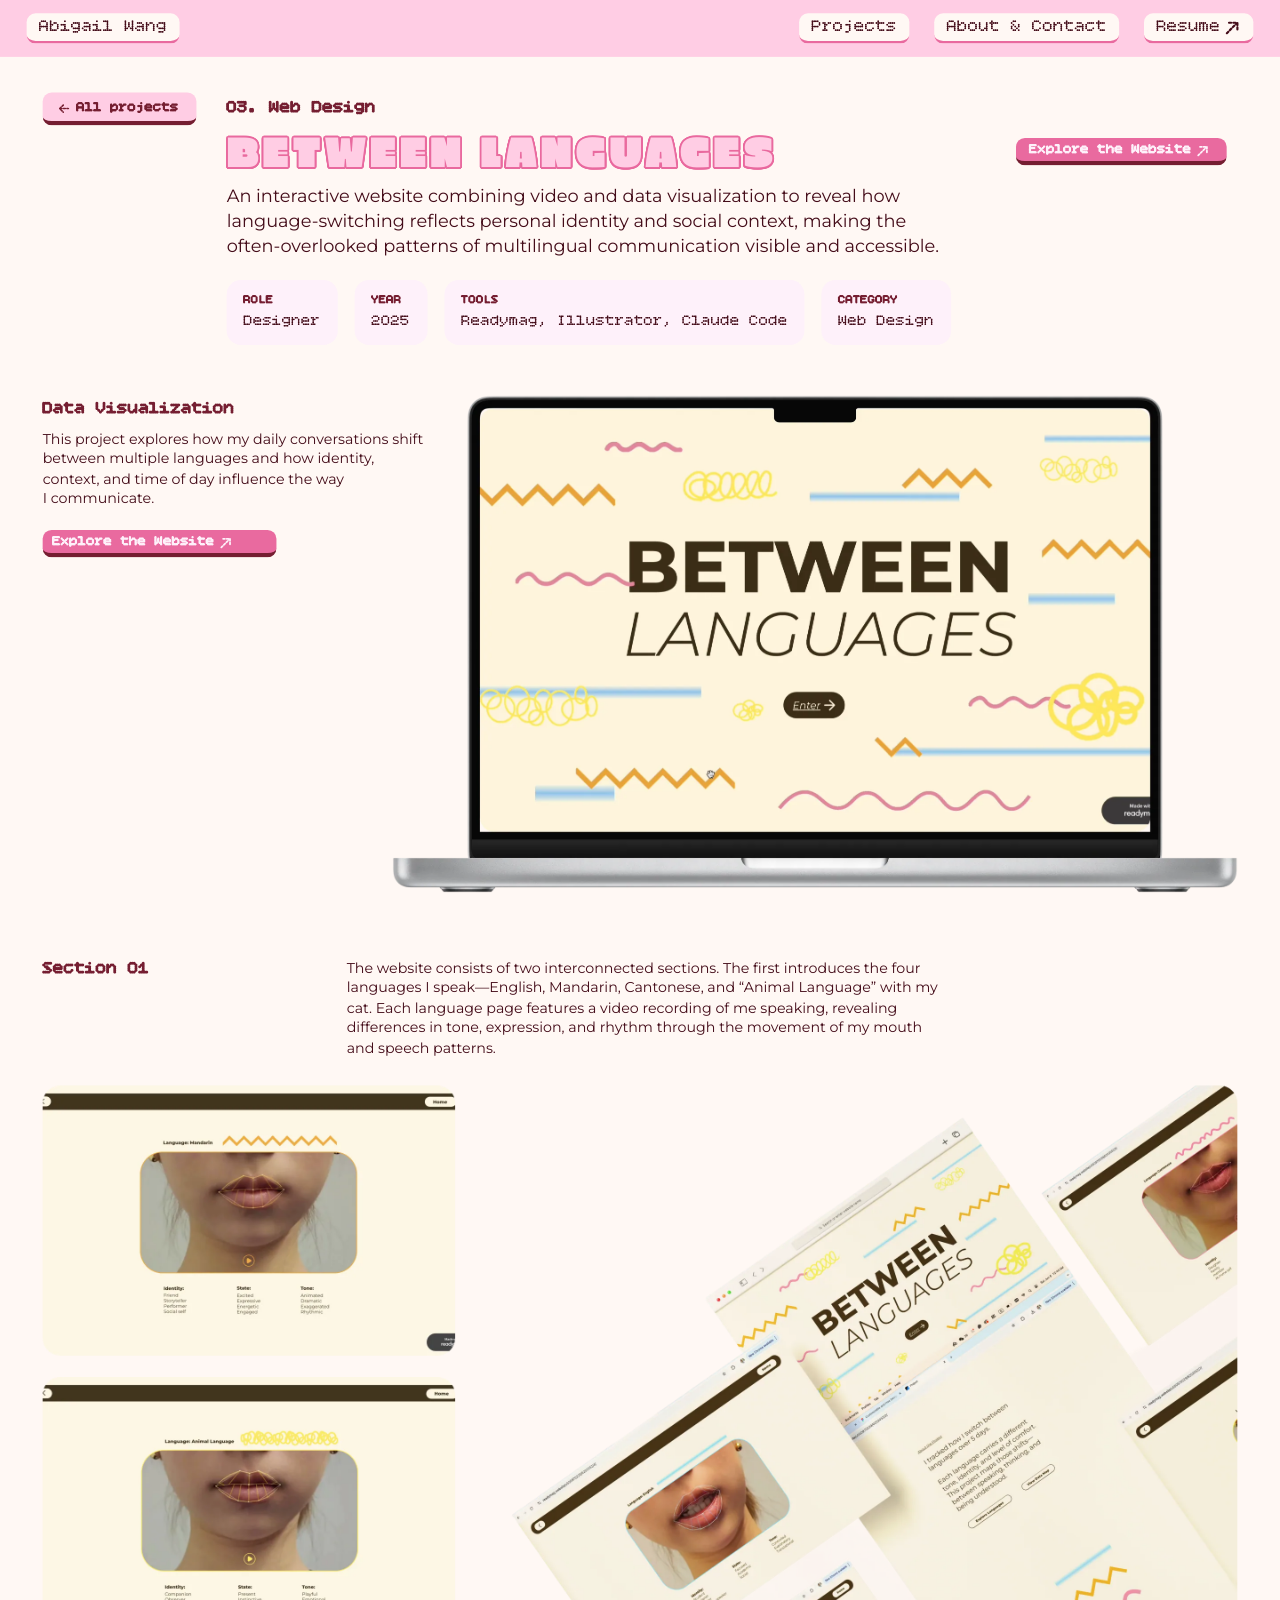
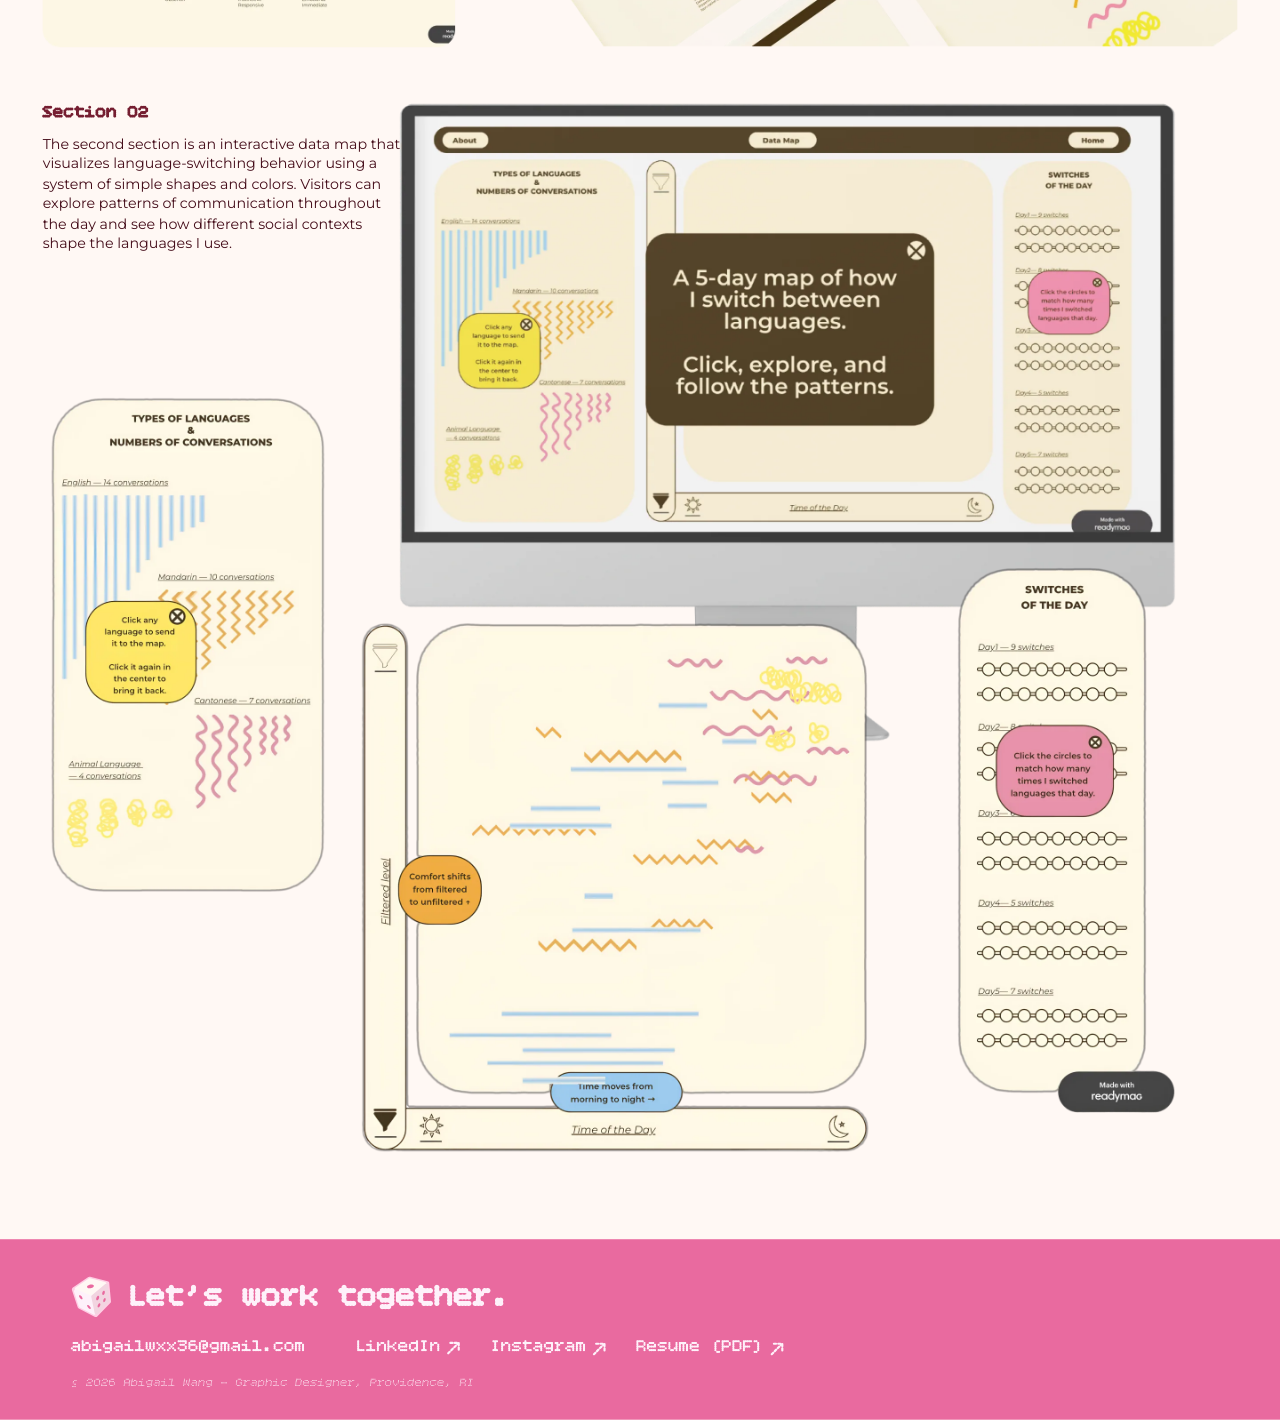
<file: between-languages.html>
<!doctype html>
<html lang="en">
<head>
<meta charset="utf-8">
<meta name="viewport" content="width=device-width, initial-scale=1">
<title>Between Languages — Abigail Wang</title>
<meta name="description" content="An interactive website and data map about switching between languages.">
<meta property="og:title" content="Between Languages — Abigail Wang">
<meta property="og:description" content="An interactive website and data map about switching between languages.">
<meta property="og:type" content="website">
<meta name="theme-color" content="#FFCDE4">
<link rel="icon" type="image/svg+xml" href="favicon.svg">
<link rel="preload" href="fonts/bitcount.woff2" as="font" type="font/woff2" crossorigin>
<link rel="preload" href="fonts/erica-one.woff2" as="font" type="font/woff2" crossorigin>
<link rel="stylesheet" href="site.css?v=edd0428d">
<script>document.documentElement.classList.add('js')</script>
</head>
<body data-page="between-languages.html">
<a class="skip" href="#main">Skip to content</a>
<header class="dnav" aria-label="Site"><div class="sv-wrap" data-h="64"><div class="stage" style="height:64px"><div class="e band" style="left:0px;top:0px;width:1440px;height:64px;background:#ffcde4"></div><div class="e g0" style="left:30px;top:15px;width:172px;height:34px;background:#fff8f4;border-radius:10px;border-style:solid;border-color:#e96a9f;border-width:0px 0px 3px 0px"></div><div class="e g0 t" style="left:44px;top:19px;width:144px;text-align:left;white-space:pre;font-family:'Bitcount',monospace;font-variation-settings:'CRSV' 0,'slnt' 0;font-weight:400;font-size:20.00px;color:#440c19;line-height:normal">Abigail Wang</div><div class="e g1" style="left:899px;top:15px;width:124px;height:34px;background:#fff8f4;border-radius:10px;border-style:solid;border-color:#e96a9f;border-width:0px 0px 3px 0px"></div><div class="e g1 t" style="left:913px;top:19px;width:96px;text-align:left;white-space:pre;font-family:'Bitcount',monospace;font-variation-settings:'CRSV' 0,'slnt' 0;font-weight:400;font-size:20.00px;color:#440c19;line-height:normal">Projects</div><div class="e g2" style="left:1051px;top:15px;width:208px;height:34px;background:#fff8f4;border-radius:10px;border-style:solid;border-color:#e96a9f;border-width:0px 0px 3px 0px"></div><div class="e g2 t" style="left:1065px;top:19px;width:180px;text-align:left;white-space:pre;font-family:'Bitcount',monospace;font-variation-settings:'CRSV' 0,'slnt' 0;font-weight:400;font-size:20.00px;color:#440c19;line-height:normal">About &amp; Contact</div><div class="e g3" style="left:1287px;top:15px;width:123px;height:34px;background:#fff8f4;border-radius:10px;border-style:solid;border-color:#e96a9f;border-width:0px 0px 3px 0px"></div><div class="e g3 t" style="left:1301px;top:19px;width:72px;text-align:left;white-space:pre;font-family:'Bitcount',monospace;font-variation-settings:'CRSV' 0,'slnt' 0;font-weight:400;font-size:20.00px;color:#440c19;line-height:normal">Resume</div><div class="e g3 sv" style="left:1379px;top:21.5px;width:17px;height:17px"><svg aria-hidden="true" preserveAspectRatio="none" width="17" height="17" viewBox="0 0 17 17" fill="none" xmlns="http://www.w3.org/2000/svg">
<path d="M1.21436 15.3403L11.6977 4.85693" stroke="#440C19" stroke-width="2.42857" stroke-linecap="round" stroke-linejoin="round" stroke-dasharray="2.43 2.43"/>
<path d="M3.64307 3.64307H13.0781V13.0781" stroke="#440C19" stroke-width="2.42857" stroke-linecap="round" stroke-linejoin="round" stroke-dasharray="2.43 2.43"/>
</svg></div><a class="hit k-btn" data-g="0" style="left:30px;top:15px;width:172px;height:34px" aria-label="Abigail Wang" href="index.html"></a><a class="hit k-btn" data-g="1" style="left:899px;top:15px;width:124px;height:34px" aria-label="Projects" href="projects.html"></a><a class="hit k-btn" data-g="2" style="left:1051px;top:15px;width:208px;height:34px" aria-label="About &amp; Contact" href="about.html"></a><a class="hit k-btn" data-g="3" style="left:1287px;top:15px;width:123px;height:34px" aria-label="Resume" data-cfg="resume" href="#" target="_blank" rel="noopener"></a></div></div></header>
<header class="mnav" aria-label="Site">
  <a class="mpill brand" href="index.html">Abigail Wang</a>
  <nav><a href="projects.html">Projects</a><a href="about.html">About</a><a href="#" data-cfg="resume" target="_blank" rel="noopener">Resume <span aria-hidden="true">↗</span></a></nav>
</header>
<main id="main">
<div class="sv-wrap main-stage" data-h="3333"><div class="stage" style="height:3333px"><div class="e g4" style="left:48px;top:40px;width:173px;height:37px;background:#ffcde4;border-radius:10px;border-style:solid;border-color:#751e31;border-width:0px 0px 5px 0px"></div><div class="e g4 t" style="left:86px;top:48px;width:116px;text-align:left;white-space:pre;font-family:'Bitcount',monospace;font-variation-settings:'CRSV' 0,'slnt' 0;font-weight:700;font-size:16.00px;color:#751e31;line-height:normal">All projects</div><div class="e g4 sv" style="left:63.7px;top:50.7px;width:14.7px;height:14.7px"><svg aria-hidden="true" preserveAspectRatio="none" width="15" height="15" viewBox="0 0 15 15" fill="none" xmlns="http://www.w3.org/2000/svg">
<g clip-path="url(#clip0_122_321_2)">
<path d="M13.4132 7.13368H4.37828" stroke="#751E31" stroke-width="1.9" stroke-linecap="round" stroke-linejoin="round" stroke-dasharray="1.9 1.9"/>
<path d="M7.32593 3.13965L3.2602 7.20537L7.32593 11.2711" stroke="#751E31" stroke-width="1.9" stroke-linecap="round" stroke-linejoin="round" stroke-dasharray="1.9 1.9"/>
</g>
<defs>
<clipPath id="clip0_122_321_2">
<rect width="10.36" height="10.36" fill="white" transform="matrix(-0.707107 0.707107 0.707107 0.707107 7.32568 0)"/>
</clipPath>
</defs>
</svg></div><div class="e t" style="left:255px;top:46px;width:168px;text-align:left;white-space:pre;font-family:'Bitcount',monospace;font-variation-settings:'CRSV' 0,'slnt' 0;font-weight:700;font-size:20.00px;color:#751e31;line-height:normal">03. Web Design</div><div class="e t" style="left:255px;top:86px;width:1012px;text-align:left;white-space:pre-wrap;font-family:'Erica One',sans-serif;font-weight:400;font-size:48.00px;color:#ffcde4;line-height:0.850;letter-spacing:0.080em;text-transform:uppercase;text-shadow:2.00px 0.00px 0 var(--ol,#e96a9f),1.93px 0.52px 0 var(--ol,#e96a9f),1.73px 1.00px 0 var(--ol,#e96a9f),1.41px 1.41px 0 var(--ol,#e96a9f),1.00px 1.73px 0 var(--ol,#e96a9f),0.52px 1.93px 0 var(--ol,#e96a9f),0.00px 2.00px 0 var(--ol,#e96a9f),-0.52px 1.93px 0 var(--ol,#e96a9f),-1.00px 1.73px 0 var(--ol,#e96a9f),-1.41px 1.41px 0 var(--ol,#e96a9f),-1.73px 1.00px 0 var(--ol,#e96a9f),-1.93px 0.52px 0 var(--ol,#e96a9f),-2.00px 0.00px 0 var(--ol,#e96a9f),-1.93px -0.52px 0 var(--ol,#e96a9f),-1.73px -1.00px 0 var(--ol,#e96a9f),-1.41px -1.41px 0 var(--ol,#e96a9f),-1.00px -1.73px 0 var(--ol,#e96a9f),-0.52px -1.93px 0 var(--ol,#e96a9f),-0.00px -2.00px 0 var(--ol,#e96a9f),0.52px -1.93px 0 var(--ol,#e96a9f),1.00px -1.73px 0 var(--ol,#e96a9f),1.41px -1.41px 0 var(--ol,#e96a9f),1.73px -1.00px 0 var(--ol,#e96a9f),1.93px -0.52px 0 var(--ol,#e96a9f)">Between Languages</div><div class="e t" style="left:255px;top:143px;width:819.72px;text-align:left;white-space:pre-wrap;font-family:'Montserrat',sans-serif;font-weight:400;font-size:20.00px;color:#440c19;line-height:1.400">An interactive website combining video and data visualization to reveal how language-switching reflects personal identity and social context, making the often-overlooked patterns of multilingual communication visible and accessible.</div><div class="e" style="left:255px;top:251px;width:125px;height:73px;background:#fef1fa;border-radius:16px"></div><div class="e t" style="left:274px;top:266px;width:34px;text-align:left;white-space:pre;font-family:'Bitcount',monospace;font-variation-settings:'CRSV' 0,'slnt' 0;font-weight:700;font-size:14.00px;color:#751e31;line-height:normal">ROLE</div><div class="e t" style="left:274px;top:287px;width:87px;text-align:left;white-space:pre;font-family:'Bitcount',monospace;font-variation-settings:'CRSV' 0,'slnt' 0;font-weight:400;font-size:18.00px;color:#440c19;line-height:normal">Designer</div><div class="e" style="left:399px;top:251px;width:82px;height:73px;background:#fef1fa;border-radius:16px"></div><div class="e t" style="left:418px;top:266px;width:34px;text-align:left;white-space:pre;font-family:'Bitcount',monospace;font-variation-settings:'CRSV' 0,'slnt' 0;font-weight:700;font-size:14.00px;color:#751e31;line-height:normal">YEAR</div><div class="e t" style="left:418px;top:287px;width:44px;text-align:left;white-space:pre;font-family:'Bitcount',monospace;font-variation-settings:'CRSV' 0,'slnt' 0;font-weight:400;font-size:18.00px;color:#440c19;line-height:normal">2025</div><div class="e" style="left:500px;top:251px;width:405px;height:73px;background:#fef1fa;border-radius:16px"></div><div class="e t" style="left:519px;top:266px;width:42px;text-align:left;white-space:pre;font-family:'Bitcount',monospace;font-variation-settings:'CRSV' 0,'slnt' 0;font-weight:700;font-size:14.00px;color:#751e31;line-height:normal">TOOLS</div><div class="e t" style="left:519px;top:287px;width:367px;text-align:left;white-space:pre;font-family:'Bitcount',monospace;font-variation-settings:'CRSV' 0,'slnt' 0;font-weight:400;font-size:18.00px;color:#440c19;line-height:normal">Readymag, Illustrator, Claude Code</div><div class="e" style="left:924px;top:251px;width:146px;height:73px;background:#fef1fa;border-radius:16px"></div><div class="e t" style="left:943px;top:266px;width:68px;text-align:left;white-space:pre;font-family:'Bitcount',monospace;font-variation-settings:'CRSV' 0,'slnt' 0;font-weight:700;font-size:14.00px;color:#751e31;line-height:normal">CATEGORY</div><div class="e t" style="left:943px;top:287px;width:108px;text-align:left;white-space:pre;font-family:'Bitcount',monospace;font-variation-settings:'CRSV' 0,'slnt' 0;font-weight:400;font-size:18.00px;color:#440c19;line-height:normal">Web Design</div><div class="e t" style="left:48px;top:384px;width:437.184px;text-align:left;white-space:pre-wrap;font-family:'Bitcount',monospace;font-variation-settings:'CRSV' 0,'slnt' 0;font-weight:700;font-size:20.00px;color:#751e31;line-height:normal">Data Visualization</div><div class="e t" style="left:48px;top:420px;width:437.184px;text-align:left;white-space:pre-wrap;font-family:'Montserrat',sans-serif;font-weight:400;font-size:16.00px;color:#440c19;line-height:1.400">This project explores how my daily conversations shift between multiple languages and how identity, context, and time of day influence the way I communicate. </div><div class="e rv t" style="left:48px;top:1015px;width:322px;text-align:left;white-space:pre-wrap;font-family:'Bitcount',monospace;font-variation-settings:'CRSV' 0,'slnt' 0;font-weight:700;font-size:20.00px;color:#751e31;line-height:normal">Section 01</div><div class="e rv t" style="left:390px;top:1015px;width:667.92px;text-align:left;white-space:pre-wrap;font-family:'Montserrat',sans-serif;font-weight:400;font-size:16.00px;color:#440c19;line-height:1.400">The website consists of two interconnected sections. The first introduces the four languages I speak—English, Mandarin, Cantonese, and “Animal Language” with my cat. Each language page features a video recording of me speaking, revealing differences in tone, expression, and rhythm through the movement of my mouth and speech patterns.</div><div class="e rv t" style="left:48px;top:1852px;width:213.1px;text-align:left;white-space:pre-wrap;font-family:'Bitcount',monospace;font-variation-settings:'CRSV' 0,'slnt' 0;font-weight:700;font-size:20.00px;color:#751e31;line-height:normal">Section 02</div><div class="e rv t" style="left:48px;top:1888px;width:404.8px;text-align:left;white-space:pre-wrap;font-family:'Montserrat',sans-serif;font-weight:400;font-size:16.00px;color:#440c19;line-height:1.400">The second section is an interactive data map that visualizes language-switching behavior using a system of simple shapes and colors. Visitors can explore patterns of communication throughout the day and see how different social contexts shape the languages I use.</div><div class="e band rv" style="left:0px;top:3130px;width:1440px;height:203px;background:#e96a9f"></div><div class="e rv sv" style="left:80px;top:3170px;width:48px;height:50px"><svg aria-hidden="true" preserveAspectRatio="none" width="48" height="50" viewBox="0 0 48 50" fill="none" xmlns="http://www.w3.org/2000/svg">
<path d="M1.00199 17.3057C0.822332 16.7676 0.823596 16.1855 1.00559 15.6482C1.18758 15.1109 1.54031 14.6478 2.00999 14.3297L19.406 2.54169C19.7106 2.33486 20.0557 2.19509 20.4185 2.13165C20.7812 2.06821 21.1532 2.08254 21.51 2.17369L40.976 7.15169C41.4947 7.28441 41.9599 7.57406 42.3078 7.98107C42.6558 8.38808 42.8696 8.8926 42.92 9.42569L44.844 29.6817C44.8797 30.0576 44.833 30.4368 44.7073 30.7929C44.5816 31.149 44.3798 31.4735 44.116 31.7437L29.406 46.8077C29.0142 47.2083 28.5036 47.4717 27.95 47.5586C27.3964 47.6454 26.8296 47.5511 26.334 47.2897L8.64799 37.9577C8.05511 37.6451 7.60586 37.1156 7.39399 36.4797L1.00199 17.3057Z" fill="#FFCDE4"/>
<path d="M19.8461 4.09846C20.0832 3.93586 20.3527 3.82632 20.6361 3.77731C20.9194 3.7283 21.21 3.74097 21.4881 3.81446L38.2261 8.22046C38.5827 8.31425 38.9064 8.50481 39.1616 8.77108C39.4167 9.03735 39.5932 9.36896 39.6716 9.72928C39.7501 10.0896 39.7274 10.4646 39.606 10.8128C39.4847 11.161 39.2694 11.4689 38.9841 11.7025L24.0361 23.9485C23.7636 24.1717 23.437 24.3191 23.0893 24.3757C22.7417 24.4322 22.3852 24.3959 22.0561 24.2705L5.30206 17.8825C4.96113 17.7524 4.66229 17.5315 4.43791 17.2437C4.21353 16.9559 4.07216 16.6122 4.02911 16.2499C3.98605 15.8875 4.04296 15.5203 4.19366 15.1879C4.34436 14.8556 4.58311 14.5708 4.88406 14.3645L19.8461 4.09846Z" fill="#FFF8F4"/>
<path d="M19.1556 15.0471C20.7686 15.5565 23.2457 15.0988 24.6885 14.0248C26.1313 12.9508 25.9933 11.6671 24.3803 11.1577C22.7673 10.6483 20.2901 11.106 18.8474 12.18C17.4046 13.254 17.5426 14.5376 19.1556 15.0471Z" fill="#E96A9F"/>
<path d="M3.24802 19.0942C3.12934 18.7318 3.11672 18.3431 3.21165 17.9738C3.30658 17.6045 3.5051 17.27 3.78381 17.0098C4.06252 16.7496 4.40981 16.5745 4.78475 16.5051C5.15969 16.4357 5.54665 16.4749 5.90002 16.6182L22.516 23.3442C22.8144 23.4647 23.0793 23.6555 23.2882 23.9002C23.4971 24.145 23.6439 24.4366 23.716 24.7502L27.806 42.5402C27.892 42.9125 27.8695 43.3018 27.7411 43.6617C27.6128 44.0217 27.384 44.3373 27.0818 44.5713C26.7796 44.8053 26.4168 44.9478 26.0361 44.982C25.6555 45.0162 25.273 44.9406 24.934 44.7642L9.64202 36.8162C9.17752 36.5744 8.82637 36.16 8.66402 35.6622L3.24802 19.0942Z" fill="#FEF1FA"/>
<path d="M11.5248 27.4092C12.5572 27.8638 13.1 27.2626 12.7373 26.0666C12.3745 24.8705 11.2436 23.5324 10.2113 23.0779C9.17891 22.6233 8.6361 23.2245 8.99884 24.4206C9.36158 25.6166 10.4925 26.9547 11.5248 27.4092Z" fill="#E96A9F"/>
<path d="M20.6366 38.1982C21.7465 38.7436 22.4123 38.2865 22.1236 37.1771C21.835 36.0678 20.7012 34.7264 19.5912 34.1809C18.4813 33.6355 17.8156 34.0926 18.1042 35.202C18.3929 36.3113 19.5267 37.6527 20.6366 38.1982Z" fill="#E96A9F"/>
<path d="M22.732 25.0816C22.6581 24.7291 22.6808 24.363 22.7976 24.0223C22.9145 23.6815 23.1213 23.3786 23.396 23.1456L38.134 10.6436C38.4119 10.4084 38.7487 10.2534 39.1081 10.1954C39.4676 10.1375 39.836 10.1787 40.1738 10.3148C40.5115 10.4508 40.8057 10.6764 41.0246 10.9674C41.2435 11.2583 41.3789 11.6035 41.416 11.9656L43.198 29.4116C43.2277 29.705 43.1922 30.0012 43.094 30.2792C42.9958 30.5572 42.8374 30.81 42.63 31.0196L29.856 43.9496C29.602 44.2073 29.2829 44.3912 28.9326 44.4817C28.5823 44.5723 28.214 44.5661 27.8669 44.4639C27.5199 44.3617 27.207 44.1673 26.9617 43.9013C26.7164 43.6353 26.5479 43.3078 26.474 42.9536L22.732 25.0816Z" fill="#F2D4E0"/>
<path d="M30.2635 28.303C31.1714 27.4901 31.7437 25.9032 31.5417 24.7583C31.3398 23.6135 30.4401 23.3443 29.5323 24.1572C28.6244 24.97 28.0521 26.557 28.2541 27.7018C28.456 28.8466 29.3557 29.1158 30.2635 28.303Z" fill="#E96A9F"/>
<path d="M36.7252 22.3946C37.5417 21.6636 38.0875 20.1558 37.9443 19.0268C37.8011 17.8979 37.0232 17.5753 36.2067 18.3063C35.3902 19.0373 34.8444 20.5451 34.9875 21.6741C35.1307 22.803 35.9087 23.1256 36.7252 22.3946Z" fill="#E96A9F"/>
<path d="M31.6779 36.3235C32.5253 35.5005 33.0663 34.0059 32.8863 32.9854C32.7063 31.9649 31.8734 31.8048 31.026 32.6279C30.1786 33.4509 29.6376 34.9455 29.8176 35.966C29.9976 36.9865 30.8305 37.1466 31.6779 36.3235Z" fill="#E96A9F"/>
<path d="M37.7325 30.339C38.499 29.5945 39.0163 28.1704 38.8879 27.1582C38.7595 26.1459 38.034 25.9289 37.2675 26.6734C36.501 27.4179 35.9837 28.842 36.1121 29.8543C36.2405 30.8665 36.966 31.0835 37.7325 30.339Z" fill="#E96A9F"/>
</svg></div><div class="e rv t" style="left:144px;top:3174px;width:432px;text-align:left;white-space:pre;font-family:'Bitcount',monospace;font-variation-settings:'CRSV' 0,'slnt' 0;font-weight:700;font-size:36.00px;color:#fef1fa;line-height:normal">Let’s work together.</div><div class="e g7 rv t" style="left:80px;top:3240px;width:264px;text-align:left;white-space:pre;font-family:'Bitcount',monospace;font-variation-settings:'CRSV' 0,'slnt' 0;font-weight:500;font-size:20.00px;color:#fef1fa;line-height:normal">abigailwxx36@gmail.com</div><div class="e g8 rv t" style="left:400px;top:3240px;width:96px;text-align:left;white-space:pre;font-family:'Bitcount',monospace;font-variation-settings:'CRSV' 0,'slnt' 0;font-weight:500;font-size:20.00px;color:#fef1fa;line-height:normal">LinkedIn</div><div class="e g8 rv sv" style="left:503px;top:3242.5px;width:17px;height:17px"><svg aria-hidden="true" preserveAspectRatio="none" width="17" height="17" viewBox="0 0 17 17" fill="none" xmlns="http://www.w3.org/2000/svg">
<path d="M1.21436 15.3398L11.6977 4.85645" stroke="#FEF1FA" stroke-width="2.42857" stroke-linecap="round" stroke-linejoin="round" stroke-dasharray="2.43 2.43"/>
<path d="M3.64282 3.64258H13.0778V13.0776" stroke="#FEF1FA" stroke-width="2.42857" stroke-linecap="round" stroke-linejoin="round" stroke-dasharray="2.43 2.43"/>
</svg></div><div class="e g9 rv t" style="left:552px;top:3240px;width:108px;text-align:left;white-space:pre;font-family:'Bitcount',monospace;font-variation-settings:'CRSV' 0,'slnt' 0;font-weight:500;font-size:20.00px;color:#fef1fa;line-height:normal">Instagram</div><div class="e g9 rv sv" style="left:667px;top:3243.5px;width:17px;height:17px"><svg aria-hidden="true" preserveAspectRatio="none" width="17" height="17" viewBox="0 0 17 17" fill="none" xmlns="http://www.w3.org/2000/svg">
<path d="M1.21436 15.3398L11.6977 4.85645" stroke="#FEF1FA" stroke-width="2.42857" stroke-linecap="round" stroke-linejoin="round" stroke-dasharray="2.43 2.43"/>
<path d="M3.64282 3.64258H13.0778V13.0776" stroke="#FEF1FA" stroke-width="2.42857" stroke-linecap="round" stroke-linejoin="round" stroke-dasharray="2.43 2.43"/>
</svg></div><div class="e g10 rv t" style="left:716px;top:3240px;width:144px;text-align:left;white-space:pre;font-family:'Bitcount',monospace;font-variation-settings:'CRSV' 0,'slnt' 0;font-weight:500;font-size:20.00px;color:#fef1fa;line-height:normal">Resume (PDF)</div><div class="e g10 rv sv" style="left:867px;top:3243.5px;width:17px;height:17px"><svg aria-hidden="true" preserveAspectRatio="none" width="17" height="17" viewBox="0 0 17 17" fill="none" xmlns="http://www.w3.org/2000/svg">
<path d="M1.21436 15.3398L11.6977 4.85645" stroke="#FEF1FA" stroke-width="2.42857" stroke-linecap="round" stroke-linejoin="round" stroke-dasharray="2.43 2.43"/>
<path d="M3.64282 3.64258H13.0778V13.0776" stroke="#FEF1FA" stroke-width="2.42857" stroke-linecap="round" stroke-linejoin="round" stroke-dasharray="2.43 2.43"/>
</svg></div><div class="e rv t" style="left:80px;top:3284px;width:454px;text-align:left;white-space:pre;font-family:'Bitcount',monospace;font-variation-settings:'CRSV' 0,'slnt' -8;font-weight:300;font-size:14.00px;color:#fef1fa;line-height:normal">© 2026 Abigail Wang — Graphic Designer, Providence, RI</div><div class="e g5" style="left:48px;top:532px;width:263px;height:31px;background:#e96a9f;border-radius:10px;border-style:solid;border-color:#751e31;border-width:0px 0px 5px 0px"></div><div class="e g5 t" style="left:59px;top:540px;width:196px;text-align:left;white-space:pre-wrap;font-family:'Bitcount',monospace;font-variation-settings:'CRSV' 0,'slnt' 0;font-weight:700;font-size:16.00px;color:#fef1fa;line-height:0.780">Explore the Website</div><div class="e g5 sv" style="left:248px;top:539px;width:14px;height:14px"><svg aria-hidden="true" preserveAspectRatio="none" width="14" height="14" viewBox="0 0 14 14" fill="none" xmlns="http://www.w3.org/2000/svg">
<path d="M1 12.6333L9.63333 4" stroke="#FEF1FA" stroke-width="2" stroke-linecap="round" stroke-linejoin="round" stroke-dasharray="2 2"/>
<path d="M3 3H10.77V10.77" stroke="#FEF1FA" stroke-width="2" stroke-linecap="round" stroke-linejoin="round" stroke-dasharray="2 2"/>
</svg></div><div class="e g6" style="left:1143px;top:91px;width:237px;height:31px;background:#e96a9f;border-radius:10px;border-style:solid;border-color:#751e31;border-width:0px 0px 5px 0px"></div><div class="e g6 t" style="left:1158px;top:99px;width:196px;text-align:left;white-space:pre-wrap;font-family:'Bitcount',monospace;font-variation-settings:'CRSV' 0,'slnt' 0;font-weight:700;font-size:16.00px;color:#fef1fa;line-height:0.780">Explore the Website</div><div class="e g6 sv" style="left:1347px;top:98px;width:14px;height:14px"><svg aria-hidden="true" preserveAspectRatio="none" width="14" height="14" viewBox="0 0 14 14" fill="none" xmlns="http://www.w3.org/2000/svg">
<path d="M1 12.6333L9.63333 4" stroke="#FEF1FA" stroke-width="2" stroke-linecap="round" stroke-linejoin="round" stroke-dasharray="2 2"/>
<path d="M3 3H10.77V10.77" stroke="#FEF1FA" stroke-width="2" stroke-linecap="round" stroke-linejoin="round" stroke-dasharray="2 2"/>
</svg></div><div class="e im" style="left:425.3px;top:322.1px;width:983.4px;height:622.7px"><img class="" src="img/i109-721.webp" alt="" width="1967" height="1246" decoding="async"></div><div class="e im" style="left:540px;top:395px;width:754px;height:477px"><video class="" muted loop playsinline autoplay preload="none" data-src="media/between-languages.mp4" data-rate="1" style="border-radius:16.7px"></video></div><div class="e" style="left:870.5px;top:394px;width:92px;height:16.5px;background:#070707;border-radius:0px 0px 6px 6px"></div><div class="e rv im" style="left:448px;top:1852px;width:876px;height:737px"><img class="" src="img/i111-733.webp" alt="" width="1752" height="1474" loading="lazy" decoding="async"></div><div class="e rv im" style="left:1058px;top:2359px;width:266px;height:631px"><img class="" src="img/i111-730.webp" alt="" width="532" height="1262" loading="lazy" decoding="async"></div><div class="e rv im" style="left:48px;top:2165px;width:328px;height:582px"><img class="" src="img/i111-731.webp" alt="" width="656" height="1164" loading="lazy" decoding="async"></div><div class="e rv im" style="left:400px;top:2426px;width:587px;height:608px"><img class="" src="img/i111-732.webp" alt="" width="1174" height="1216" loading="lazy" decoding="async"></div><div class="e rv im" style="left:48px;top:1157px;width:464px;height:304px"><img class="" src="img/i111-735.webp" alt="" width="928" height="608" loading="lazy" decoding="async"></div><div class="e rv im" style="left:48px;top:1485px;width:464px;height:304px"><img class="" src="img/i111-736.webp" alt="" width="928" height="608" loading="lazy" decoding="async"></div><div class="e rv im" style="left:536px;top:1157px;width:856px;height:631px"><img class="" src="img/i109-718.webp" alt="" width="1712" height="1262" loading="lazy" decoding="async"></div><a class="hit k-btn" data-g="4" style="left:48px;top:40px;width:173px;height:37px" aria-label="All projects" href="projects.html#all"></a><a class="hit k-btn" data-g="5" style="left:48px;top:532px;width:263px;height:31px" aria-label="Explore the Website" data-cfg="between" href="#" target="_blank" rel="noopener"></a><a class="hit k-btn" data-g="6" style="left:1143px;top:91px;width:237px;height:31px" aria-label="Explore the Website" data-cfg="between" href="#" target="_blank" rel="noopener"></a><a class="hit k-txt" data-g="7" style="left:74px;top:3239px;width:274px;height:26px" aria-label="abigailwxx36@gmail.com" href="mailto:abigailwxx36@gmail.com"></a><a class="hit k-txt" data-g="8" style="left:396px;top:3236.5px;width:130px;height:29px" aria-label="LinkedIn" data-cfg="linkedin" href="#" target="_blank" rel="noopener"></a><a class="hit k-txt" data-g="9" style="left:548px;top:3237.5px;width:142px;height:29px" aria-label="Instagram" data-cfg="instagram" href="#" target="_blank" rel="noopener"></a><a class="hit k-txt" data-g="10" style="left:710px;top:3237.5px;width:180px;height:29px" aria-label="Resume (PDF)" data-cfg="resume" href="#" target="_blank" rel="noopener"></a></div></div>
<div class="flow"><div class="m-wrap"><header class="m-head"><div class="m-back"><a class="mbtn sm k-btn" data-g="4" aria-label="All projects" href="projects.html#all"><svg aria-hidden="true" preserveAspectRatio="none" width="15" height="15" viewBox="0 0 15 15" fill="none" xmlns="http://www.w3.org/2000/svg">
<g clip-path="url(#clip0_122_321_9)">
<path d="M13.4132 7.13368H4.37828" stroke="#751E31" stroke-width="1.9" stroke-linecap="round" stroke-linejoin="round" stroke-dasharray="1.9 1.9"/>
<path d="M7.32593 3.13965L3.2602 7.20537L7.32593 11.2711" stroke="#751E31" stroke-width="1.9" stroke-linecap="round" stroke-linejoin="round" stroke-dasharray="1.9 1.9"/>
</g>
<defs>
<clipPath id="clip0_122_321_9">
<rect width="10.36" height="10.36" fill="white" transform="matrix(-0.707107 0.707107 0.707107 0.707107 7.32568 0)"/>
</clipPath>
</defs>
</svg><span>All projects</span></a></div><p class="m-cats"><span>03. Web Design</span></p><h1 class="m-title">Between Languages</h1><p class="m-lead">An interactive website combining video and data visualization to reveal how language-switching reflects personal identity and social context, making the often-overlooked patterns of multilingual communication visible and accessible.</p><dl class="m-meta"><div class="m-mc"><dt>ROLE</dt><dd>Designer</dd></div><div class="m-mc"><dt>YEAR</dt><dd>2025</dd></div><div class="m-mc wide"><dt>TOOLS</dt><dd>Readymag, Illustrator, Claude Code</dd></div><div class="m-mc"><dt>CATEGORY</dt><dd>Web Design</dd></div></dl><div class="m-btns"><a class="mbtn hot k-btn" data-g="6" aria-label="Explore the Website" data-cfg="between" href="#" target="_blank" rel="noopener"><span>Explore the Website</span><svg aria-hidden="true" preserveAspectRatio="none" width="14" height="14" viewBox="0 0 14 14" fill="none" xmlns="http://www.w3.org/2000/svg">
<path d="M1 12.6333L9.63333 4" stroke="#FEF1FA" stroke-width="2" stroke-linecap="round" stroke-linejoin="round" stroke-dasharray="2 2"/>
<path d="M3 3H10.77V10.77" stroke="#FEF1FA" stroke-width="2" stroke-linecap="round" stroke-linejoin="round" stroke-dasharray="2 2"/>
</svg></a></div></header><section class="m-sec"><h2 class="m-h rv">Data Visualization</h2><p class="m-body rv">This project explores how my daily conversations shift between multiple languages and how identity, context, and time of day influence the way I communicate. </p><div class="m-btns rv"><a class="mbtn hot k-btn" data-g="5" aria-label="Explore the Website" data-cfg="between" href="#" target="_blank" rel="noopener"><span>Explore the Website</span><svg aria-hidden="true" preserveAspectRatio="none" width="14" height="14" viewBox="0 0 14 14" fill="none" xmlns="http://www.w3.org/2000/svg">
<path d="M1 12.6333L9.63333 4" stroke="#FEF1FA" stroke-width="2" stroke-linecap="round" stroke-linejoin="round" stroke-dasharray="2 2"/>
<path d="M3 3H10.77V10.77" stroke="#FEF1FA" stroke-width="2" stroke-linecap="round" stroke-linejoin="round" stroke-dasharray="2 2"/>
</svg></a></div><div class="m-media"><div class="m-row rv"><div class="m-col"><div class="col" data-w="983.4" data-h="622.7" style="--w:983.4;--h:622.7"><div class="coli" style="width:983.4px;height:622.7px"><div class="e im" style="left:0px;top:0px;width:983.4px;height:622.7px"><img class="" src="img/i109-721.webp" alt="" width="1967" height="1246" loading="lazy" decoding="async"></div><div class="e im" style="left:114.7px;top:72.9px;width:754px;height:477px"><video class="" muted loop playsinline autoplay preload="none" data-src="media/between-languages.mp4" data-rate="1" style="border-radius:16.7px"></video></div><div class="e" style="left:445.2px;top:71.9px;width:92px;height:16.5px;background:#070707;border-radius:0px 0px 6px 6px"></div></div></div></div></div></div></section><section class="m-sec"><h2 class="m-h rv">Section 01</h2><p class="m-body rv">The website consists of two interconnected sections. The first introduces the four languages I speak—English, Mandarin, Cantonese, and “Animal Language” with my cat. Each language page features a video recording of me speaking, revealing differences in tone, expression, and rhythm through the movement of my mouth and speech patterns.</p><div class="m-media"><div class="m-row rv"><div class="m-im" style="aspect-ratio:1.5263"><img class="" src="img/i111-735.webp" alt="" width="928" height="608" loading="lazy" decoding="async"></div></div><div class="m-row rv"><div class="m-im" style="aspect-ratio:1.5263"><img class="" src="img/i111-736.webp" alt="" width="928" height="608" loading="lazy" decoding="async"></div></div><div class="m-row rv"><div class="m-im" style="aspect-ratio:1.3566"><img class="" src="img/i109-718.webp" alt="" width="1712" height="1262" loading="lazy" decoding="async"></div></div></div></section><section class="m-sec"><h2 class="m-h rv">Section 02</h2><p class="m-body rv">The second section is an interactive data map that visualizes language-switching behavior using a system of simple shapes and colors. Visitors can explore patterns of communication throughout the day and see how different social contexts shape the languages I use.</p><div class="m-media"><div class="m-row rv"><div class="m-im" style="aspect-ratio:0.5636"><img class="" src="img/i111-731.webp" alt="" width="656" height="1164" loading="lazy" decoding="async"></div></div><div class="m-row rv"><div class="m-col"><div class="col" data-w="924" data-h="1182" style="--w:924;--h:1182"><div class="coli" style="width:924px;height:1182px"><div class="e im" style="left:48px;top:0px;width:876px;height:737px"><img class="" src="img/i111-733.webp" alt="" width="1752" height="1474" loading="lazy" decoding="async"></div><div class="e im" style="left:658px;top:507px;width:266px;height:631px"><img class="" src="img/i111-730.webp" alt="" width="532" height="1262" loading="lazy" decoding="async"></div><div class="e im" style="left:0px;top:574px;width:587px;height:608px"><img class="" src="img/i111-732.webp" alt="" width="1174" height="1216" loading="lazy" decoding="async"></div></div></div></div></div></div></section></div><footer class="m-foot"><div class="m-wrap"><p class="m-foot-h"><svg aria-hidden="true" preserveAspectRatio="none" width="48" height="50" viewBox="0 0 48 50" fill="none" xmlns="http://www.w3.org/2000/svg">
<path d="M1.00199 17.3057C0.822332 16.7676 0.823596 16.1855 1.00559 15.6482C1.18758 15.1109 1.54031 14.6478 2.00999 14.3297L19.406 2.54169C19.7106 2.33486 20.0557 2.19509 20.4185 2.13165C20.7812 2.06821 21.1532 2.08254 21.51 2.17369L40.976 7.15169C41.4947 7.28441 41.9599 7.57406 42.3078 7.98107C42.6558 8.38808 42.8696 8.8926 42.92 9.42569L44.844 29.6817C44.8797 30.0576 44.833 30.4368 44.7073 30.7929C44.5816 31.149 44.3798 31.4735 44.116 31.7437L29.406 46.8077C29.0142 47.2083 28.5036 47.4717 27.95 47.5586C27.3964 47.6454 26.8296 47.5511 26.334 47.2897L8.64799 37.9577C8.05511 37.6451 7.60586 37.1156 7.39399 36.4797L1.00199 17.3057Z" fill="#FFCDE4"/>
<path d="M19.8461 4.09846C20.0832 3.93586 20.3527 3.82632 20.6361 3.77731C20.9194 3.7283 21.21 3.74097 21.4881 3.81446L38.2261 8.22046C38.5827 8.31425 38.9064 8.50481 39.1616 8.77108C39.4167 9.03735 39.5932 9.36896 39.6716 9.72928C39.7501 10.0896 39.7274 10.4646 39.606 10.8128C39.4847 11.161 39.2694 11.4689 38.9841 11.7025L24.0361 23.9485C23.7636 24.1717 23.437 24.3191 23.0893 24.3757C22.7417 24.4322 22.3852 24.3959 22.0561 24.2705L5.30206 17.8825C4.96113 17.7524 4.66229 17.5315 4.43791 17.2437C4.21353 16.9559 4.07216 16.6122 4.02911 16.2499C3.98605 15.8875 4.04296 15.5203 4.19366 15.1879C4.34436 14.8556 4.58311 14.5708 4.88406 14.3645L19.8461 4.09846Z" fill="#FFF8F4"/>
<path d="M19.1556 15.0471C20.7686 15.5565 23.2457 15.0988 24.6885 14.0248C26.1313 12.9508 25.9933 11.6671 24.3803 11.1577C22.7673 10.6483 20.2901 11.106 18.8474 12.18C17.4046 13.254 17.5426 14.5376 19.1556 15.0471Z" fill="#E96A9F"/>
<path d="M3.24802 19.0942C3.12934 18.7318 3.11672 18.3431 3.21165 17.9738C3.30658 17.6045 3.5051 17.27 3.78381 17.0098C4.06252 16.7496 4.40981 16.5745 4.78475 16.5051C5.15969 16.4357 5.54665 16.4749 5.90002 16.6182L22.516 23.3442C22.8144 23.4647 23.0793 23.6555 23.2882 23.9002C23.4971 24.145 23.6439 24.4366 23.716 24.7502L27.806 42.5402C27.892 42.9125 27.8695 43.3018 27.7411 43.6617C27.6128 44.0217 27.384 44.3373 27.0818 44.5713C26.7796 44.8053 26.4168 44.9478 26.0361 44.982C25.6555 45.0162 25.273 44.9406 24.934 44.7642L9.64202 36.8162C9.17752 36.5744 8.82637 36.16 8.66402 35.6622L3.24802 19.0942Z" fill="#FEF1FA"/>
<path d="M11.5248 27.4092C12.5572 27.8638 13.1 27.2626 12.7373 26.0666C12.3745 24.8705 11.2436 23.5324 10.2113 23.0779C9.17891 22.6233 8.6361 23.2245 8.99884 24.4206C9.36158 25.6166 10.4925 26.9547 11.5248 27.4092Z" fill="#E96A9F"/>
<path d="M20.6366 38.1982C21.7465 38.7436 22.4123 38.2865 22.1236 37.1771C21.835 36.0678 20.7012 34.7264 19.5912 34.1809C18.4813 33.6355 17.8156 34.0926 18.1042 35.202C18.3929 36.3113 19.5267 37.6527 20.6366 38.1982Z" fill="#E96A9F"/>
<path d="M22.732 25.0816C22.6581 24.7291 22.6808 24.363 22.7976 24.0223C22.9145 23.6815 23.1213 23.3786 23.396 23.1456L38.134 10.6436C38.4119 10.4084 38.7487 10.2534 39.1081 10.1954C39.4676 10.1375 39.836 10.1787 40.1738 10.3148C40.5115 10.4508 40.8057 10.6764 41.0246 10.9674C41.2435 11.2583 41.3789 11.6035 41.416 11.9656L43.198 29.4116C43.2277 29.705 43.1922 30.0012 43.094 30.2792C42.9958 30.5572 42.8374 30.81 42.63 31.0196L29.856 43.9496C29.602 44.2073 29.2829 44.3912 28.9326 44.4817C28.5823 44.5723 28.214 44.5661 27.8669 44.4639C27.5199 44.3617 27.207 44.1673 26.9617 43.9013C26.7164 43.6353 26.5479 43.3078 26.474 42.9536L22.732 25.0816Z" fill="#F2D4E0"/>
<path d="M30.2635 28.303C31.1714 27.4901 31.7437 25.9032 31.5417 24.7583C31.3398 23.6135 30.4401 23.3443 29.5323 24.1572C28.6244 24.97 28.0521 26.557 28.2541 27.7018C28.456 28.8466 29.3557 29.1158 30.2635 28.303Z" fill="#E96A9F"/>
<path d="M36.7252 22.3946C37.5417 21.6636 38.0875 20.1558 37.9443 19.0268C37.8011 17.8979 37.0232 17.5753 36.2067 18.3063C35.3902 19.0373 34.8444 20.5451 34.9875 21.6741C35.1307 22.803 35.9087 23.1256 36.7252 22.3946Z" fill="#E96A9F"/>
<path d="M31.6779 36.3235C32.5253 35.5005 33.0663 34.0059 32.8863 32.9854C32.7063 31.9649 31.8734 31.8048 31.026 32.6279C30.1786 33.4509 29.6376 34.9455 29.8176 35.966C29.9976 36.9865 30.8305 37.1466 31.6779 36.3235Z" fill="#E96A9F"/>
<path d="M37.7325 30.339C38.499 29.5945 39.0163 28.1704 38.8879 27.1582C38.7595 26.1459 38.034 25.9289 37.2675 26.6734C36.501 27.4179 35.9837 28.842 36.1121 29.8543C36.2405 30.8665 36.966 31.0835 37.7325 30.339Z" fill="#E96A9F"/>
</svg><span>Let’s work together.</span></p><div class="m-foot-mail"><a class="m-flink k-txt" data-g="7" aria-label="abigailwxx36@gmail.com" href="mailto:abigailwxx36@gmail.com"><span>abigailwxx36@gmail.com</span></a></div><div class="m-foot-links"><a class="m-flink k-txt" data-g="8" aria-label="LinkedIn" data-cfg="linkedin" href="#" target="_blank" rel="noopener"><span>LinkedIn</span><svg aria-hidden="true" preserveAspectRatio="none" width="17" height="17" viewBox="0 0 17 17" fill="none" xmlns="http://www.w3.org/2000/svg">
<path d="M1.21436 15.3398L11.6977 4.85645" stroke="#FEF1FA" stroke-width="2.42857" stroke-linecap="round" stroke-linejoin="round" stroke-dasharray="2.43 2.43"/>
<path d="M3.64282 3.64258H13.0778V13.0776" stroke="#FEF1FA" stroke-width="2.42857" stroke-linecap="round" stroke-linejoin="round" stroke-dasharray="2.43 2.43"/>
</svg></a><a class="m-flink k-txt" data-g="9" aria-label="Instagram" data-cfg="instagram" href="#" target="_blank" rel="noopener"><span>Instagram</span><svg aria-hidden="true" preserveAspectRatio="none" width="17" height="17" viewBox="0 0 17 17" fill="none" xmlns="http://www.w3.org/2000/svg">
<path d="M1.21436 15.3398L11.6977 4.85645" stroke="#FEF1FA" stroke-width="2.42857" stroke-linecap="round" stroke-linejoin="round" stroke-dasharray="2.43 2.43"/>
<path d="M3.64282 3.64258H13.0778V13.0776" stroke="#FEF1FA" stroke-width="2.42857" stroke-linecap="round" stroke-linejoin="round" stroke-dasharray="2.43 2.43"/>
</svg></a><a class="m-flink k-txt" data-g="10" aria-label="Resume (PDF)" data-cfg="resume" href="#" target="_blank" rel="noopener"><span>Resume (PDF)</span><svg aria-hidden="true" preserveAspectRatio="none" width="17" height="17" viewBox="0 0 17 17" fill="none" xmlns="http://www.w3.org/2000/svg">
<path d="M1.21436 15.3398L11.6977 4.85645" stroke="#FEF1FA" stroke-width="2.42857" stroke-linecap="round" stroke-linejoin="round" stroke-dasharray="2.43 2.43"/>
<path d="M3.64282 3.64258H13.0778V13.0776" stroke="#FEF1FA" stroke-width="2.42857" stroke-linecap="round" stroke-linejoin="round" stroke-dasharray="2.43 2.43"/>
</svg></a></div><p class="m-copy">© 2026 Abigail Wang — Graphic Designer, Providence, RI</p></div></footer></div>
</main>
<script>window.CARD_CATS=[];</script>
<script src="site.js?v=f5d5d397"></script>
</body>
</html>
</file>
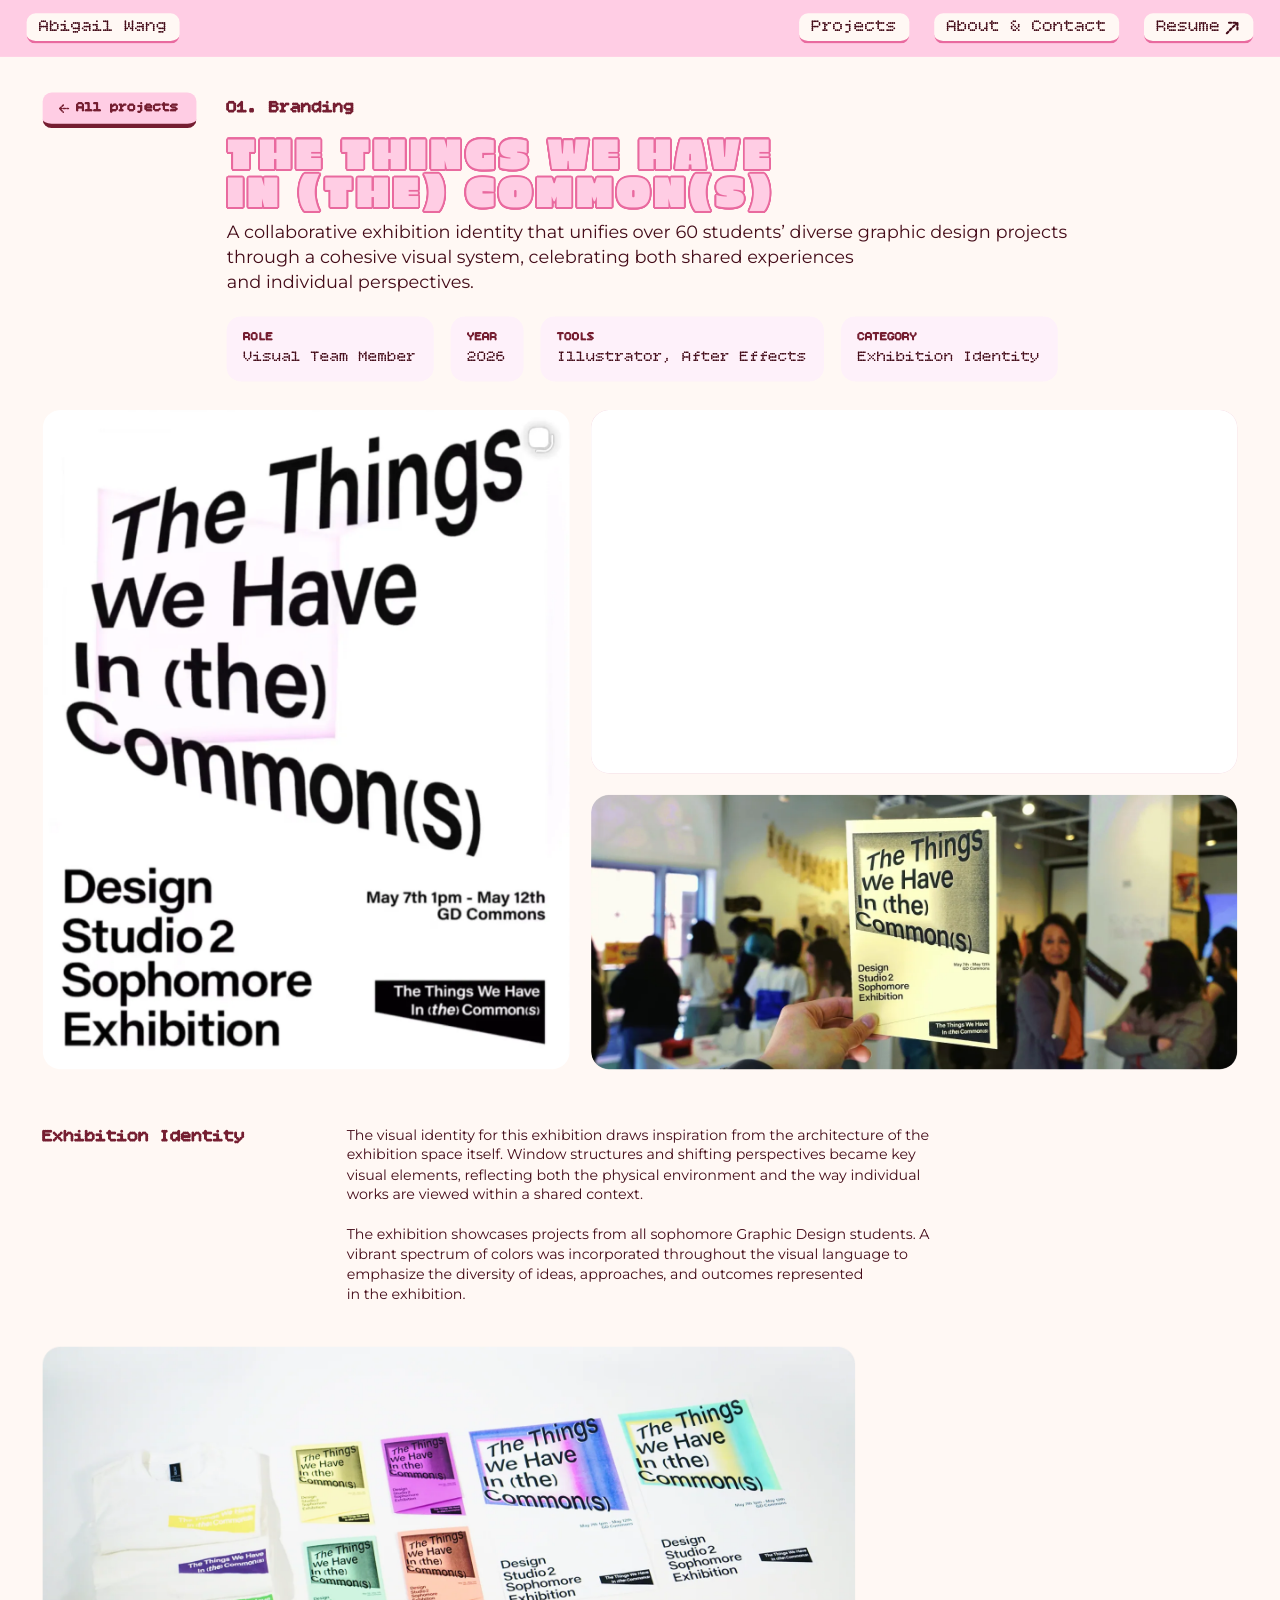
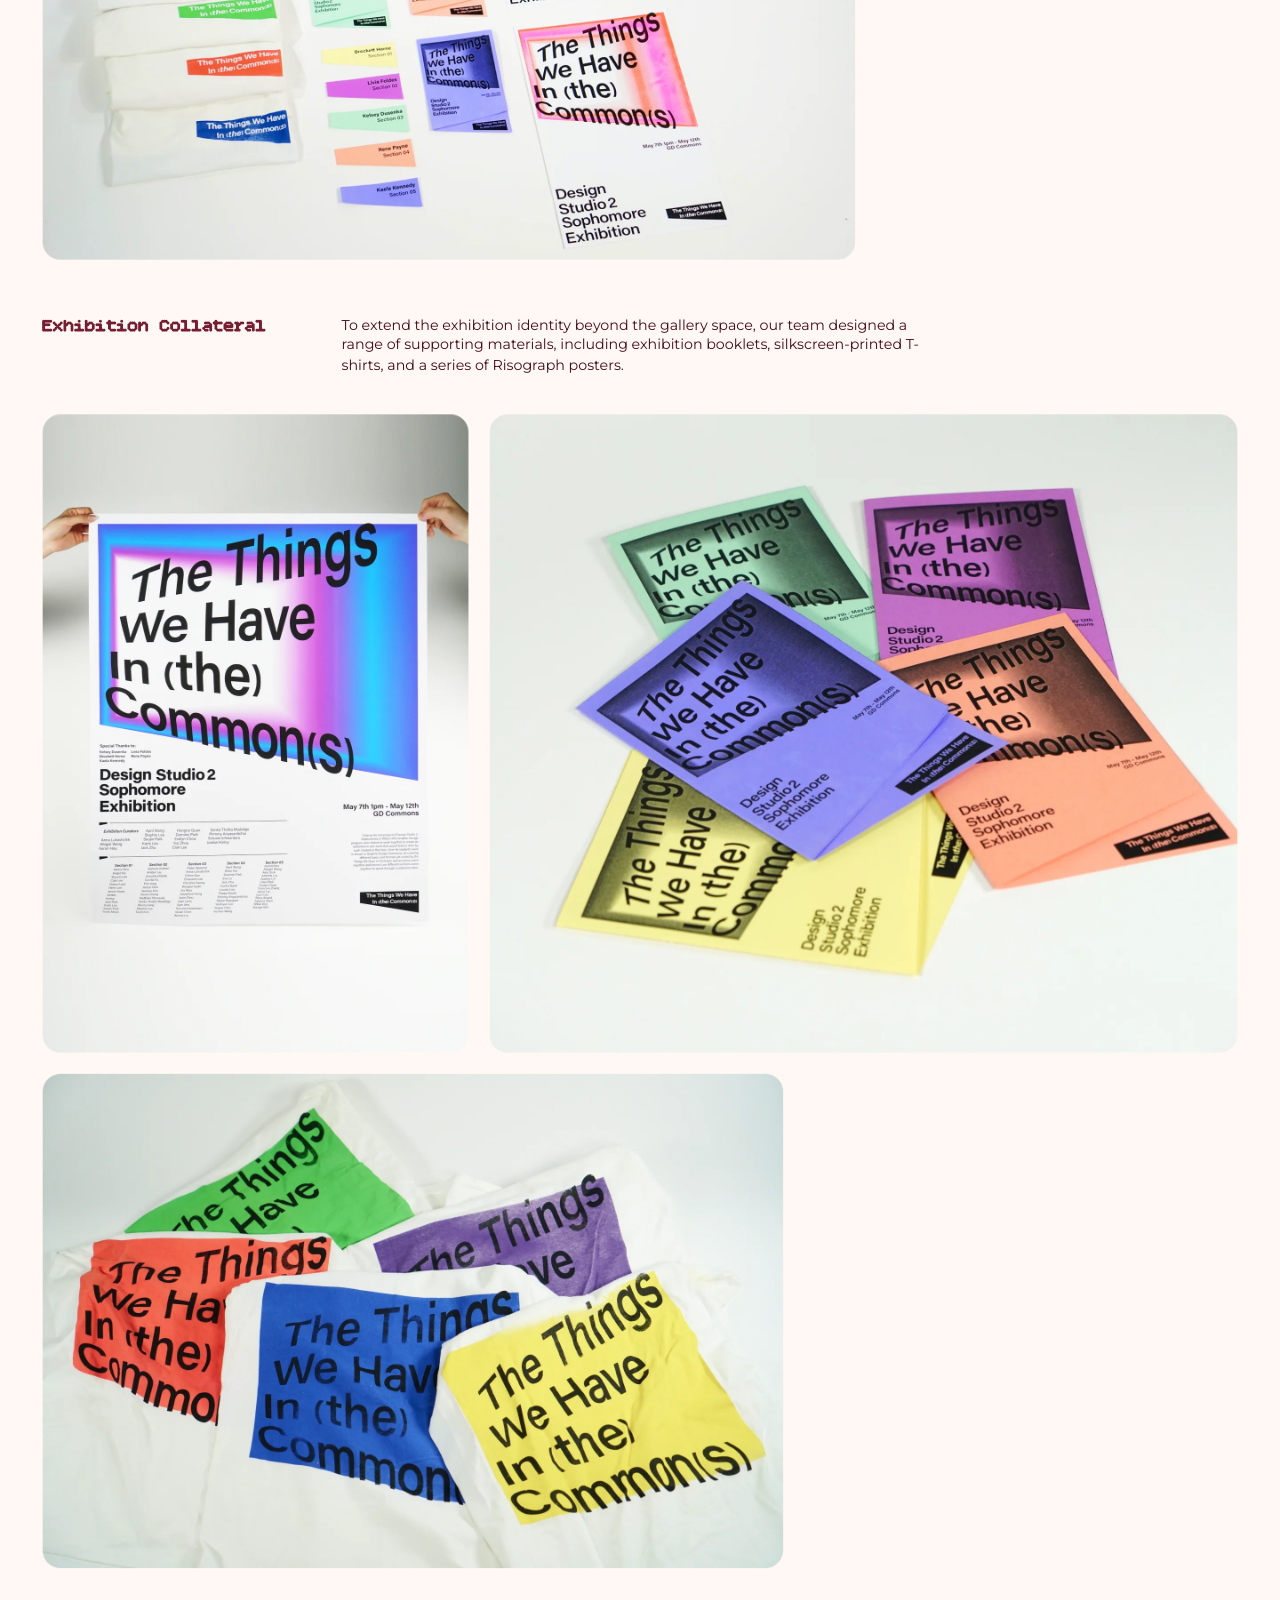
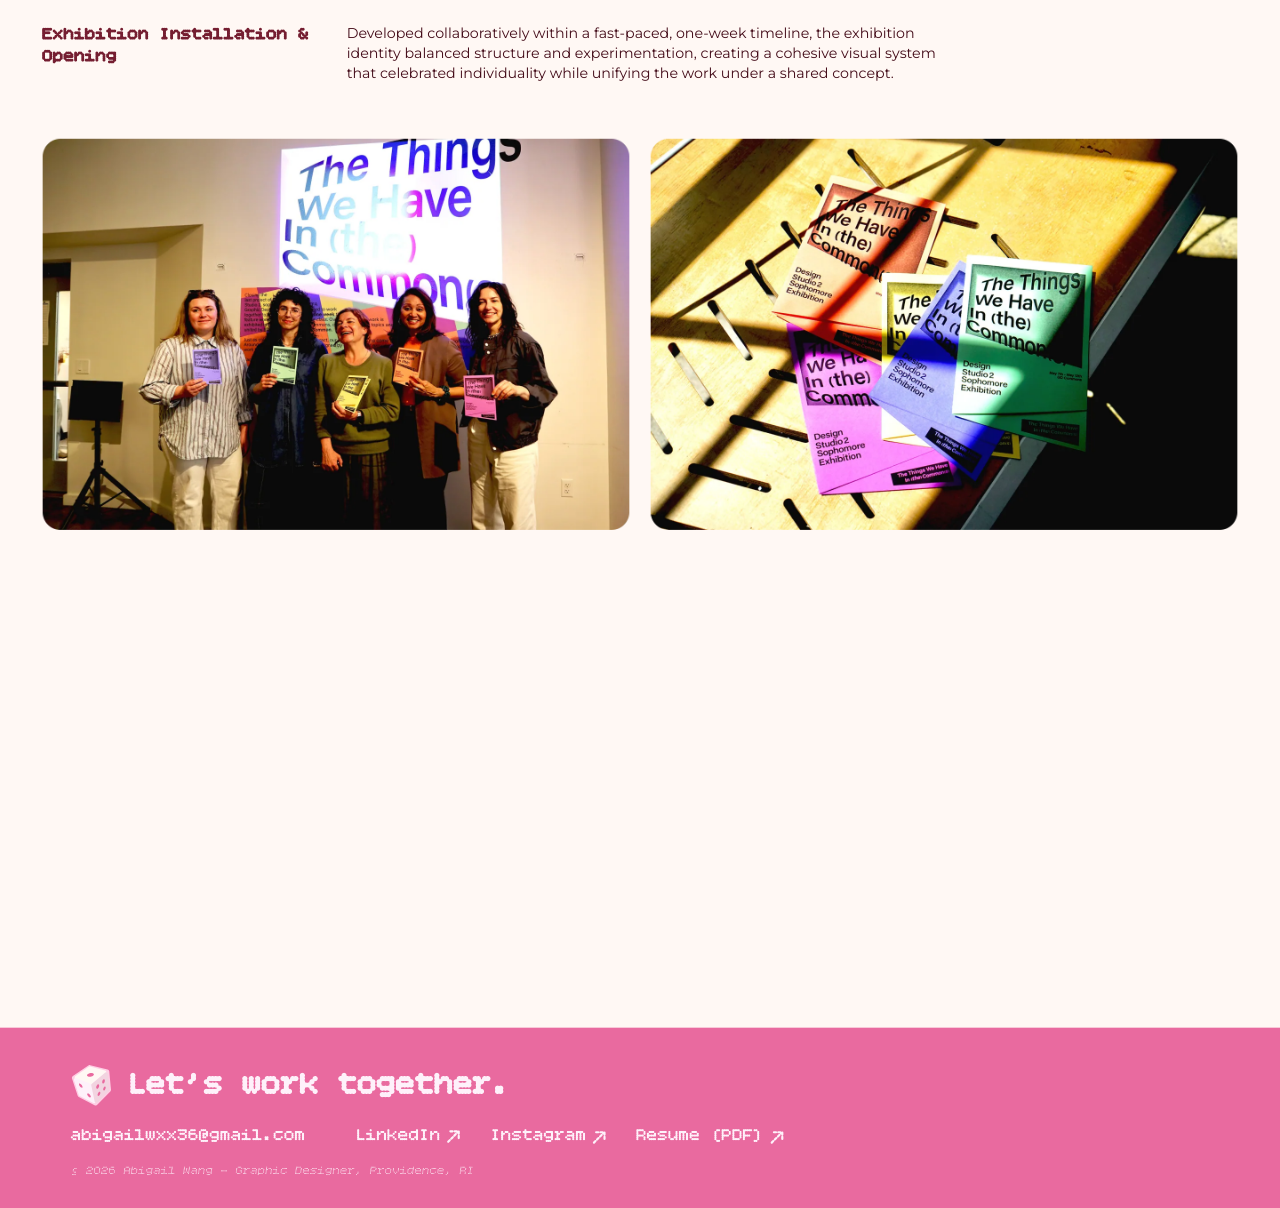
<file: commons.html>
<!doctype html>
<html lang="en">
<head>
<meta charset="utf-8">
<meta name="viewport" content="width=device-width, initial-scale=1">
<title>The Things We Have in (the) Common(s) — Abigail Wang</title>
<meta name="description" content="A collaborative exhibition identity for the RISD sophomore Graphic Design show.">
<meta property="og:title" content="The Things We Have in (the) Common(s) — Abigail Wang">
<meta property="og:description" content="A collaborative exhibition identity for the RISD sophomore Graphic Design show.">
<meta property="og:type" content="website">
<meta name="theme-color" content="#FFCDE4">
<link rel="icon" type="image/svg+xml" href="favicon.svg">
<link rel="preload" href="fonts/bitcount.woff2" as="font" type="font/woff2" crossorigin>
<link rel="preload" href="fonts/erica-one.woff2" as="font" type="font/woff2" crossorigin>
<link rel="stylesheet" href="site.css?v=edd0428d">
<script>document.documentElement.classList.add('js')</script>
</head>
<body data-page="commons.html">
<a class="skip" href="#main">Skip to content</a>
<header class="dnav" aria-label="Site"><div class="sv-wrap" data-h="64"><div class="stage" style="height:64px"><div class="e band" style="left:0px;top:0px;width:1440px;height:64px;background:#ffcde4"></div><div class="e g0" style="left:30px;top:15px;width:172px;height:34px;background:#fff8f4;border-radius:10px;border-style:solid;border-color:#e96a9f;border-width:0px 0px 3px 0px"></div><div class="e g0 t" style="left:44px;top:19px;width:144px;text-align:left;white-space:pre;font-family:'Bitcount',monospace;font-variation-settings:'CRSV' 0,'slnt' 0;font-weight:400;font-size:20.00px;color:#440c19;line-height:normal">Abigail Wang</div><div class="e g1" style="left:899px;top:15px;width:124px;height:34px;background:#fff8f4;border-radius:10px;border-style:solid;border-color:#e96a9f;border-width:0px 0px 3px 0px"></div><div class="e g1 t" style="left:913px;top:19px;width:96px;text-align:left;white-space:pre;font-family:'Bitcount',monospace;font-variation-settings:'CRSV' 0,'slnt' 0;font-weight:400;font-size:20.00px;color:#440c19;line-height:normal">Projects</div><div class="e g2" style="left:1051px;top:15px;width:208px;height:34px;background:#fff8f4;border-radius:10px;border-style:solid;border-color:#e96a9f;border-width:0px 0px 3px 0px"></div><div class="e g2 t" style="left:1065px;top:19px;width:180px;text-align:left;white-space:pre;font-family:'Bitcount',monospace;font-variation-settings:'CRSV' 0,'slnt' 0;font-weight:400;font-size:20.00px;color:#440c19;line-height:normal">About &amp; Contact</div><div class="e g3" style="left:1287px;top:15px;width:123px;height:34px;background:#fff8f4;border-radius:10px;border-style:solid;border-color:#e96a9f;border-width:0px 0px 3px 0px"></div><div class="e g3 t" style="left:1301px;top:19px;width:72px;text-align:left;white-space:pre;font-family:'Bitcount',monospace;font-variation-settings:'CRSV' 0,'slnt' 0;font-weight:400;font-size:20.00px;color:#440c19;line-height:normal">Resume</div><div class="e g3 sv" style="left:1379px;top:21.5px;width:17px;height:17px"><svg aria-hidden="true" preserveAspectRatio="none" width="17" height="17" viewBox="0 0 17 17" fill="none" xmlns="http://www.w3.org/2000/svg">
<path d="M1.21423 15.3403L11.6976 4.85693" stroke="#440C19" stroke-width="2.42857" stroke-linecap="round" stroke-linejoin="round" stroke-dasharray="2.43 2.43"/>
<path d="M3.64279 3.64307H13.0778V13.0781" stroke="#440C19" stroke-width="2.42857" stroke-linecap="round" stroke-linejoin="round" stroke-dasharray="2.43 2.43"/>
</svg></div><a class="hit k-btn" data-g="0" style="left:30px;top:15px;width:172px;height:34px" aria-label="Abigail Wang" href="index.html"></a><a class="hit k-btn" data-g="1" style="left:899px;top:15px;width:124px;height:34px" aria-label="Projects" href="projects.html"></a><a class="hit k-btn" data-g="2" style="left:1051px;top:15px;width:208px;height:34px" aria-label="About &amp; Contact" href="about.html"></a><a class="hit k-btn" data-g="3" style="left:1287px;top:15px;width:123px;height:34px" aria-label="Resume" data-cfg="resume" href="#" target="_blank" rel="noopener"></a></div></div></header>
<header class="mnav" aria-label="Site">
  <a class="mpill brand" href="index.html">Abigail Wang</a>
  <nav><a href="projects.html">Projects</a><a href="about.html">About</a><a href="#" data-cfg="resume" target="_blank" rel="noopener">Resume <span aria-hidden="true">↗</span></a></nav>
</header>
<main id="main">
<div class="sv-wrap main-stage" data-h="4895"><div class="stage" style="height:4895px"><div class="e g4" style="left:48px;top:40px;width:173px;height:40px;background:#ffcde4;border-radius:10px;border-style:solid;border-color:#751e31;border-width:0px 0px 5px 0px"></div><div class="e g4 t" style="left:86px;top:48px;width:116px;text-align:left;white-space:pre;font-family:'Bitcount',monospace;font-variation-settings:'CRSV' 0,'slnt' 0;font-weight:700;font-size:16.00px;color:#751e31;line-height:normal">All projects</div><div class="e g4 sv" style="left:63.7px;top:50.7px;width:14.7px;height:14.7px"><svg aria-hidden="true" preserveAspectRatio="none" width="15" height="15" viewBox="0 0 15 15" fill="none" xmlns="http://www.w3.org/2000/svg">
<g clip-path="url(#clip0_122_316_2)">
<path d="M13.4131 7.13368H4.37816" stroke="#751E31" stroke-width="1.9" stroke-linecap="round" stroke-linejoin="round" stroke-dasharray="1.9 1.9"/>
<path d="M7.32581 3.13965L3.26008 7.20537L7.32581 11.2711" stroke="#751E31" stroke-width="1.9" stroke-linecap="round" stroke-linejoin="round" stroke-dasharray="1.9 1.9"/>
</g>
<defs>
<clipPath id="clip0_122_316_2">
<rect width="10.36" height="10.36" fill="white" transform="matrix(-0.707107 0.707107 0.707107 0.707107 7.32568 0)"/>
</clipPath>
</defs>
</svg></div><div class="e t" style="left:255px;top:46px;width:144px;text-align:left;white-space:pre;font-family:'Bitcount',monospace;font-variation-settings:'CRSV' 0,'slnt' 0;font-weight:700;font-size:20.00px;color:#751e31;line-height:normal">01. Branding</div><div class="e t" style="left:255px;top:86px;width:819.72px;text-align:left;white-space:pre-wrap;font-family:'Erica One',sans-serif;font-weight:400;font-size:48.00px;color:#ffcde4;line-height:0.900;letter-spacing:0.080em;text-transform:uppercase;text-shadow:2.00px 0.00px 0 var(--ol,#e96a9f),1.93px 0.52px 0 var(--ol,#e96a9f),1.73px 1.00px 0 var(--ol,#e96a9f),1.41px 1.41px 0 var(--ol,#e96a9f),1.00px 1.73px 0 var(--ol,#e96a9f),0.52px 1.93px 0 var(--ol,#e96a9f),0.00px 2.00px 0 var(--ol,#e96a9f),-0.52px 1.93px 0 var(--ol,#e96a9f),-1.00px 1.73px 0 var(--ol,#e96a9f),-1.41px 1.41px 0 var(--ol,#e96a9f),-1.73px 1.00px 0 var(--ol,#e96a9f),-1.93px 0.52px 0 var(--ol,#e96a9f),-2.00px 0.00px 0 var(--ol,#e96a9f),-1.93px -0.52px 0 var(--ol,#e96a9f),-1.73px -1.00px 0 var(--ol,#e96a9f),-1.41px -1.41px 0 var(--ol,#e96a9f),-1.00px -1.73px 0 var(--ol,#e96a9f),-0.52px -1.93px 0 var(--ol,#e96a9f),-0.00px -2.00px 0 var(--ol,#e96a9f),0.52px -1.93px 0 var(--ol,#e96a9f),1.00px -1.73px 0 var(--ol,#e96a9f),1.41px -1.41px 0 var(--ol,#e96a9f),1.73px -1.00px 0 var(--ol,#e96a9f),1.93px -0.52px 0 var(--ol,#e96a9f)">The Things we have in (the) common(s)</div><div class="e t" style="left:255px;top:184px;width:946.22px;text-align:left;white-space:pre-wrap;font-family:'Montserrat',sans-serif;font-weight:400;font-size:20.00px;color:#440c19;line-height:1.400">A collaborative exhibition identity that unifies over 60 students’ diverse graphic design projects through a cohesive visual system, celebrating both shared experiences and individual perspectives.</div><div class="e" style="left:255px;top:292px;width:233px;height:73px;background:#fef1fa;border-radius:16px"></div><div class="e t" style="left:274px;top:307px;width:34px;text-align:left;white-space:pre;font-family:'Bitcount',monospace;font-variation-settings:'CRSV' 0,'slnt' 0;font-weight:700;font-size:14.00px;color:#751e31;line-height:normal">ROLE</div><div class="e t" style="left:274px;top:328px;width:195px;text-align:left;white-space:pre;font-family:'Bitcount',monospace;font-variation-settings:'CRSV' 0,'slnt' 0;font-weight:400;font-size:18.00px;color:#440c19;line-height:normal">Visual Team Member</div><div class="e" style="left:507px;top:292px;width:82px;height:73px;background:#fef1fa;border-radius:16px"></div><div class="e t" style="left:526px;top:307px;width:34px;text-align:left;white-space:pre;font-family:'Bitcount',monospace;font-variation-settings:'CRSV' 0,'slnt' 0;font-weight:700;font-size:14.00px;color:#751e31;line-height:normal">YEAR</div><div class="e t" style="left:526px;top:328px;width:44px;text-align:left;white-space:pre;font-family:'Bitcount',monospace;font-variation-settings:'CRSV' 0,'slnt' 0;font-weight:400;font-size:18.00px;color:#440c19;line-height:normal">2026</div><div class="e" style="left:608px;top:292px;width:319px;height:73px;background:#fef1fa;border-radius:16px"></div><div class="e t" style="left:627px;top:307px;width:42px;text-align:left;white-space:pre;font-family:'Bitcount',monospace;font-variation-settings:'CRSV' 0,'slnt' 0;font-weight:700;font-size:14.00px;color:#751e31;line-height:normal">TOOLS</div><div class="e t" style="left:627px;top:328px;width:281px;text-align:left;white-space:pre;font-family:'Bitcount',monospace;font-variation-settings:'CRSV' 0,'slnt' 0;font-weight:400;font-size:18.00px;color:#440c19;line-height:normal">Illustrator, After Effects</div><div class="e" style="left:946px;top:292px;width:244px;height:73px;background:#fef1fa;border-radius:16px"></div><div class="e t" style="left:965px;top:307px;width:68px;text-align:left;white-space:pre;font-family:'Bitcount',monospace;font-variation-settings:'CRSV' 0,'slnt' 0;font-weight:700;font-size:14.00px;color:#751e31;line-height:normal">CATEGORY</div><div class="e t" style="left:965px;top:328px;width:206px;text-align:left;white-space:pre;font-family:'Bitcount',monospace;font-variation-settings:'CRSV' 0,'slnt' 0;font-weight:400;font-size:18.00px;color:#440c19;line-height:normal">Exhibition Identity</div><div class="e rv t" style="left:48px;top:1203px;width:322px;text-align:left;white-space:pre-wrap;font-family:'Bitcount',monospace;font-variation-settings:'CRSV' 0,'slnt' 0;font-weight:700;font-size:20.00px;color:#751e31;line-height:normal">Exhibition Identity</div><div class="e rv t" style="left:390px;top:1203px;width:667.92px;text-align:left;white-space:pre-wrap;font-family:'Montserrat',sans-serif;font-weight:400;font-size:16.00px;color:#440c19;line-height:1.400">The visual identity for this exhibition draws inspiration from the architecture of the exhibition space itself. Window structures and shifting perspectives became key visual elements, reflecting both the physical environment and the way individual works are viewed within a shared context.

The exhibition showcases projects from all sophomore Graphic Design students. A vibrant spectrum of colors was incorporated throughout the visual language to emphasize the diversity of ideas, approaches, and outcomes represented in the exhibition.</div><div class="e rv t" style="left:48px;top:3564px;width:322px;text-align:left;white-space:pre-wrap;font-family:'Bitcount',monospace;font-variation-settings:'CRSV' 0,'slnt' 0;font-weight:700;font-size:20.00px;color:#751e31;line-height:normal">Exhibition Installation &amp; Opening</div><div class="e rv t" style="left:390px;top:3564px;width:667.92px;text-align:left;white-space:pre-wrap;font-family:'Montserrat',sans-serif;font-weight:400;font-size:16.00px;color:#440c19;line-height:1.400">Developed collaboratively within a fast-paced, one-week timeline, the exhibition identity balanced structure and experimentation, creating a cohesive visual system that celebrated individuality while unifying the work under a shared concept.</div><div class="e band rv" style="left:0px;top:4692px;width:1440px;height:203px;background:#e96a9f"></div><div class="e rv sv" style="left:80px;top:4732px;width:48px;height:50px"><svg aria-hidden="true" preserveAspectRatio="none" width="48" height="50" viewBox="0 0 48 50" fill="none" xmlns="http://www.w3.org/2000/svg">
<path d="M1.00199 17.3057C0.822332 16.7676 0.823596 16.1855 1.00559 15.6482C1.18758 15.1109 1.54031 14.6478 2.00999 14.3297L19.406 2.54169C19.7106 2.33486 20.0557 2.19509 20.4185 2.13165C20.7812 2.06821 21.1532 2.08254 21.51 2.17369L40.976 7.15169C41.4947 7.28441 41.9599 7.57406 42.3078 7.98107C42.6558 8.38808 42.8696 8.8926 42.92 9.42569L44.844 29.6817C44.8797 30.0576 44.833 30.4368 44.7073 30.7929C44.5816 31.149 44.3798 31.4735 44.116 31.7437L29.406 46.8077C29.0142 47.2083 28.5036 47.4717 27.95 47.5586C27.3964 47.6454 26.8296 47.5511 26.334 47.2897L8.64799 37.9577C8.05511 37.6451 7.60586 37.1156 7.39399 36.4797L1.00199 17.3057Z" fill="#FFCDE4"/>
<path d="M19.8461 4.09846C20.0832 3.93586 20.3527 3.82632 20.6361 3.77731C20.9194 3.7283 21.21 3.74097 21.4881 3.81446L38.2261 8.22046C38.5827 8.31425 38.9064 8.50481 39.1616 8.77108C39.4167 9.03735 39.5932 9.36896 39.6716 9.72928C39.7501 10.0896 39.7274 10.4646 39.606 10.8128C39.4847 11.161 39.2694 11.4689 38.9841 11.7025L24.0361 23.9485C23.7636 24.1717 23.437 24.3191 23.0893 24.3757C22.7417 24.4322 22.3852 24.3959 22.0561 24.2705L5.30206 17.8825C4.96113 17.7524 4.66229 17.5315 4.43791 17.2437C4.21353 16.9559 4.07216 16.6122 4.02911 16.2499C3.98605 15.8875 4.04296 15.5203 4.19366 15.1879C4.34436 14.8556 4.58311 14.5708 4.88406 14.3645L19.8461 4.09846Z" fill="#FFF8F4"/>
<path d="M19.1556 15.0471C20.7686 15.5565 23.2457 15.0988 24.6885 14.0248C26.1313 12.9508 25.9933 11.6671 24.3803 11.1577C22.7673 10.6483 20.2901 11.106 18.8474 12.18C17.4046 13.254 17.5426 14.5376 19.1556 15.0471Z" fill="#E96A9F"/>
<path d="M3.24802 19.0942C3.12934 18.7318 3.11672 18.3431 3.21165 17.9738C3.30658 17.6045 3.5051 17.27 3.78381 17.0098C4.06252 16.7496 4.40981 16.5745 4.78475 16.5051C5.15969 16.4357 5.54665 16.4749 5.90002 16.6182L22.516 23.3442C22.8144 23.4647 23.0793 23.6555 23.2882 23.9002C23.4971 24.145 23.6439 24.4366 23.716 24.7502L27.806 42.5402C27.892 42.9125 27.8695 43.3018 27.7411 43.6617C27.6128 44.0217 27.384 44.3373 27.0818 44.5713C26.7796 44.8053 26.4168 44.9478 26.0361 44.982C25.6555 45.0162 25.273 44.9406 24.934 44.7642L9.64202 36.8162C9.17752 36.5744 8.82637 36.16 8.66402 35.6622L3.24802 19.0942Z" fill="#FEF1FA"/>
<path d="M11.5248 27.4092C12.5572 27.8638 13.1 27.2626 12.7373 26.0666C12.3745 24.8705 11.2436 23.5324 10.2113 23.0779C9.17891 22.6233 8.6361 23.2245 8.99884 24.4206C9.36158 25.6166 10.4925 26.9547 11.5248 27.4092Z" fill="#E96A9F"/>
<path d="M20.6367 38.1982C21.7467 38.7436 22.4124 38.2865 22.1238 37.1771C21.8351 36.0678 20.7013 34.7264 19.5914 34.1809C18.4814 33.6355 17.8157 34.0926 18.1044 35.202C18.393 36.3113 19.5268 37.6527 20.6367 38.1982Z" fill="#E96A9F"/>
<path d="M22.732 25.0816C22.6581 24.7291 22.6808 24.363 22.7976 24.0223C22.9145 23.6815 23.1213 23.3786 23.396 23.1456L38.134 10.6436C38.4119 10.4084 38.7487 10.2534 39.1081 10.1954C39.4676 10.1375 39.836 10.1787 40.1738 10.3148C40.5115 10.4508 40.8057 10.6764 41.0246 10.9674C41.2435 11.2583 41.3789 11.6035 41.416 11.9656L43.198 29.4116C43.2277 29.705 43.1922 30.0012 43.094 30.2792C42.9958 30.5572 42.8374 30.81 42.63 31.0196L29.856 43.9496C29.602 44.2073 29.2829 44.3912 28.9326 44.4817C28.5823 44.5723 28.214 44.5661 27.8669 44.4639C27.5199 44.3617 27.207 44.1673 26.9617 43.9013C26.7164 43.6353 26.5479 43.3078 26.474 42.9536L22.732 25.0816Z" fill="#F2D4E0"/>
<path d="M30.2637 28.303C31.1715 27.4901 31.7438 25.9032 31.5419 24.7583C31.3399 23.6135 30.4403 23.3443 29.5324 24.1572C28.6245 24.97 28.0523 26.557 28.2542 27.7018C28.4561 28.8466 29.3558 29.1158 30.2637 28.303Z" fill="#E96A9F"/>
<path d="M36.7252 22.3946C37.5417 21.6636 38.0875 20.1558 37.9443 19.0268C37.8011 17.8979 37.0232 17.5753 36.2067 18.3063C35.3902 19.0373 34.8444 20.5451 34.9875 21.6741C35.1307 22.803 35.9087 23.1256 36.7252 22.3946Z" fill="#E96A9F"/>
<path d="M31.6779 36.3235C32.5253 35.5005 33.0663 34.0059 32.8863 32.9854C32.7063 31.9649 31.8734 31.8048 31.026 32.6279C30.1786 33.4509 29.6376 34.9455 29.8176 35.966C29.9976 36.9865 30.8305 37.1466 31.6779 36.3235Z" fill="#E96A9F"/>
<path d="M37.7325 30.339C38.499 29.5945 39.0163 28.1704 38.8879 27.1582C38.7595 26.1459 38.034 25.9289 37.2675 26.6734C36.501 27.4179 35.9837 28.842 36.1121 29.8543C36.2405 30.8665 36.966 31.0835 37.7325 30.339Z" fill="#E96A9F"/>
</svg></div><div class="e rv t" style="left:144px;top:4736px;width:432px;text-align:left;white-space:pre;font-family:'Bitcount',monospace;font-variation-settings:'CRSV' 0,'slnt' 0;font-weight:700;font-size:36.00px;color:#fef1fa;line-height:normal">Let’s work together.</div><div class="e g5 rv t" style="left:80px;top:4802px;width:264px;text-align:left;white-space:pre;font-family:'Bitcount',monospace;font-variation-settings:'CRSV' 0,'slnt' 0;font-weight:500;font-size:20.00px;color:#fef1fa;line-height:normal">abigailwxx36@gmail.com</div><div class="e g6 rv t" style="left:400px;top:4802px;width:96px;text-align:left;white-space:pre;font-family:'Bitcount',monospace;font-variation-settings:'CRSV' 0,'slnt' 0;font-weight:500;font-size:20.00px;color:#fef1fa;line-height:normal">LinkedIn</div><div class="e g6 rv sv" style="left:503px;top:4804.5px;width:17px;height:17px"><svg aria-hidden="true" preserveAspectRatio="none" width="17" height="17" viewBox="0 0 17 17" fill="none" xmlns="http://www.w3.org/2000/svg">
<path d="M1.21411 15.3398L11.6974 4.85645" stroke="#FEF1FA" stroke-width="2.42857" stroke-linecap="round" stroke-linejoin="round" stroke-dasharray="2.43 2.43"/>
<path d="M3.6427 3.64258H13.0777V13.0776" stroke="#FEF1FA" stroke-width="2.42857" stroke-linecap="round" stroke-linejoin="round" stroke-dasharray="2.43 2.43"/>
</svg></div><div class="e g7 rv t" style="left:552px;top:4802px;width:108px;text-align:left;white-space:pre;font-family:'Bitcount',monospace;font-variation-settings:'CRSV' 0,'slnt' 0;font-weight:500;font-size:20.00px;color:#fef1fa;line-height:normal">Instagram</div><div class="e g7 rv sv" style="left:667px;top:4805.5px;width:17px;height:17px"><svg aria-hidden="true" preserveAspectRatio="none" width="17" height="17" viewBox="0 0 17 17" fill="none" xmlns="http://www.w3.org/2000/svg">
<path d="M1.21411 15.3398L11.6974 4.85645" stroke="#FEF1FA" stroke-width="2.42857" stroke-linecap="round" stroke-linejoin="round" stroke-dasharray="2.43 2.43"/>
<path d="M3.6427 3.64258H13.0777V13.0776" stroke="#FEF1FA" stroke-width="2.42857" stroke-linecap="round" stroke-linejoin="round" stroke-dasharray="2.43 2.43"/>
</svg></div><div class="e g8 rv t" style="left:716px;top:4802px;width:144px;text-align:left;white-space:pre;font-family:'Bitcount',monospace;font-variation-settings:'CRSV' 0,'slnt' 0;font-weight:500;font-size:20.00px;color:#fef1fa;line-height:normal">Resume (PDF)</div><div class="e g8 rv sv" style="left:867px;top:4805.5px;width:17px;height:17px"><svg aria-hidden="true" preserveAspectRatio="none" width="17" height="17" viewBox="0 0 17 17" fill="none" xmlns="http://www.w3.org/2000/svg">
<path d="M1.21423 15.3398L11.6976 4.85645" stroke="#FEF1FA" stroke-width="2.42857" stroke-linecap="round" stroke-linejoin="round" stroke-dasharray="2.43 2.43"/>
<path d="M3.64282 3.64258H13.0778V13.0776" stroke="#FEF1FA" stroke-width="2.42857" stroke-linecap="round" stroke-linejoin="round" stroke-dasharray="2.43 2.43"/>
</svg></div><div class="e rv t" style="left:80px;top:4846px;width:454px;text-align:left;white-space:pre;font-family:'Bitcount',monospace;font-variation-settings:'CRSV' 0,'slnt' -8;font-weight:300;font-size:14.00px;color:#fef1fa;line-height:normal">© 2026 Abigail Wang — Graphic Designer, Providence, RI</div><div class="e im" style="left:48px;top:397px;width:593px;height:742px"><video class="" muted loop playsinline autoplay preload="none" poster="img/i78-405.webp" data-src="media/commons-video-1.mp4" width="1186" height="1484" style="border-radius:20px"></video></div><div class="e vidph im" style="left:665px;top:397px;width:727px;height:409px"><video class="" muted loop playsinline autoplay preload="none" poster="img/i79-423.webp" data-src="media/commons-video-2.mp4" width="1454" height="818" style="border-radius:20px"></video></div><div class="e rv im" style="left:665px;top:830px;width:727px;height:309px"><video class="" muted loop playsinline autoplay preload="none" poster="img/i80-426.webp" data-src="media/commons-zine.mp4" width="1454" height="618" style="border-radius:20px"></video></div><div class="e rv im" style="left:48px;top:1451px;width:914px;height:577px"><img class="" src="img/i80-433.webp" alt="" width="1828" height="1154" loading="lazy" decoding="async"></div><div class="e rv im" style="left:986px;top:1451px;width:406px;height:577px"><img class="" src="img/i80-434.webp" alt="" width="812" height="1154" loading="lazy" decoding="async"></div><div class="e rv im" style="left:48px;top:2202px;width:479px;height:718px"><img class="" src="img/i80-436.webp" alt="" width="958" height="1436" loading="lazy" decoding="async"></div><div class="e rv im" style="left:551px;top:2202px;width:841px;height:718px"><img class="" src="img/i80-437.webp" alt="" width="1682" height="1436" loading="lazy" decoding="async"></div><div class="e rv im" style="left:48px;top:2944px;width:833px;height:556px"><img class="" src="img/i80-438.webp" alt="" width="1666" height="1112" loading="lazy" decoding="async"></div><div class="e rv im" style="left:905px;top:2944px;width:487px;height:556px"><img class="" src="img/i80-439.webp" alt="" width="974" height="1112" loading="lazy" decoding="async"></div><div class="e rv im" style="left:48px;top:3692px;width:660px;height:440px"><img class="" src="img/i80-446.webp" alt="" width="1320" height="880" loading="lazy" decoding="async"></div><div class="e rv im" style="left:732px;top:3692px;width:660px;height:440px"><img class="" src="img/i80-444.webp" alt="" width="1320" height="880" loading="lazy" decoding="async"></div><div class="e rv im" style="left:48px;top:4156px;width:660px;height:440px"><img class="" src="img/i80-445.webp" alt="" width="1320" height="880" loading="lazy" decoding="async"></div><div class="e rv im" style="left:732px;top:4156px;width:660px;height:440px"><img class="" src="img/i80-448.webp" alt="" width="1320" height="880" loading="lazy" decoding="async"></div><div class="e rv t" style="left:48px;top:2092px;width:316.6px;text-align:left;white-space:pre-wrap;font-family:'Bitcount',monospace;font-variation-settings:'CRSV' 0,'slnt' 0;font-weight:700;font-size:20.00px;color:#751e31;line-height:normal">Exhibition Collateral</div><div class="e rv t" style="left:384.2px;top:2092px;width:656.586px;text-align:left;white-space:pre-wrap;font-family:'Montserrat',sans-serif;font-weight:400;font-size:16.00px;color:#440c19;line-height:1.400">To extend the exhibition identity beyond the gallery space, our team designed a range of supporting materials, including exhibition booklets, silkscreen-printed T-shirts, and a series of Risograph posters.</div><a class="hit k-btn" data-g="4" style="left:48px;top:40px;width:173px;height:40px" aria-label="All projects" href="projects.html#all"></a><a class="hit k-txt" data-g="5" style="left:74px;top:4801px;width:274px;height:26px" aria-label="abigailwxx36@gmail.com" href="mailto:abigailwxx36@gmail.com"></a><a class="hit k-txt" data-g="6" style="left:396px;top:4798.5px;width:130px;height:29px" aria-label="LinkedIn" data-cfg="linkedin" href="#" target="_blank" rel="noopener"></a><a class="hit k-txt" data-g="7" style="left:548px;top:4799.5px;width:142px;height:29px" aria-label="Instagram" data-cfg="instagram" href="#" target="_blank" rel="noopener"></a><a class="hit k-txt" data-g="8" style="left:710px;top:4799.5px;width:180px;height:29px" aria-label="Resume (PDF)" data-cfg="resume" href="#" target="_blank" rel="noopener"></a></div></div>
<div class="flow"><div class="m-wrap"><header class="m-head"><div class="m-back"><a class="mbtn sm k-btn" data-g="4" aria-label="All projects" href="projects.html#all"><svg aria-hidden="true" preserveAspectRatio="none" width="15" height="15" viewBox="0 0 15 15" fill="none" xmlns="http://www.w3.org/2000/svg">
<g clip-path="url(#clip0_122_316_7)">
<path d="M13.4131 7.13368H4.37816" stroke="#751E31" stroke-width="1.9" stroke-linecap="round" stroke-linejoin="round" stroke-dasharray="1.9 1.9"/>
<path d="M7.32581 3.13965L3.26008 7.20537L7.32581 11.2711" stroke="#751E31" stroke-width="1.9" stroke-linecap="round" stroke-linejoin="round" stroke-dasharray="1.9 1.9"/>
</g>
<defs>
<clipPath id="clip0_122_316_7">
<rect width="10.36" height="10.36" fill="white" transform="matrix(-0.707107 0.707107 0.707107 0.707107 7.32568 0)"/>
</clipPath>
</defs>
</svg><span>All projects</span></a></div><p class="m-cats"><span>01. Branding</span></p><h1 class="m-title">The Things we have in (the) common(s)</h1><p class="m-lead">A collaborative exhibition identity that unifies over 60 students’ diverse graphic design projects through a cohesive visual system, celebrating both shared experiences and individual perspectives.</p><dl class="m-meta"><div class="m-mc wide"><dt>ROLE</dt><dd>Visual Team Member</dd></div><div class="m-mc"><dt>YEAR</dt><dd>2026</dd></div><div class="m-mc wide"><dt>TOOLS</dt><dd>Illustrator, After Effects</dd></div><div class="m-mc wide"><dt>CATEGORY</dt><dd>Exhibition Identity</dd></div></dl></header><section class="m-sec m-pre"><div class="m-media"><div class="m-row rv"><div class="m-im" style="aspect-ratio:0.7992"><video class="" muted loop playsinline autoplay preload="none" poster="img/i78-405.webp" data-src="media/commons-video-1.mp4" width="1186" height="1484" style="border-radius:20px"></video></div></div><div class="m-row rv"><div class="m-im" style="aspect-ratio:1.7775"><video class="" muted loop playsinline autoplay preload="none" poster="img/i79-423.webp" data-src="media/commons-video-2.mp4" width="1454" height="818" style="border-radius:20px"></video></div></div><div class="m-row rv"><div class="m-im" style="aspect-ratio:2.3528"><video class="" muted loop playsinline autoplay preload="none" poster="img/i80-426.webp" data-src="media/commons-zine.mp4" width="1454" height="618" style="border-radius:20px"></video></div></div></div></section><section class="m-sec"><h2 class="m-h rv">Exhibition Identity</h2><p class="m-body rv">The visual identity for this exhibition draws inspiration from the architecture of the exhibition space itself. Window structures and shifting perspectives became key visual elements, reflecting both the physical environment and the way individual works are viewed within a shared context.<br><br>The exhibition showcases projects from all sophomore Graphic Design students. A vibrant spectrum of colors was incorporated throughout the visual language to emphasize the diversity of ideas, approaches, and outcomes represented in the exhibition.</p><div class="m-media"><div class="m-row rv"><div class="m-im" style="aspect-ratio:1.5841"><img class="" src="img/i80-433.webp" alt="" width="1828" height="1154" loading="lazy" decoding="async"></div></div><div class="m-row rv"><div class="m-im" style="aspect-ratio:0.7036"><img class="" src="img/i80-434.webp" alt="" width="812" height="1154" loading="lazy" decoding="async"></div></div></div></section><section class="m-sec"><h2 class="m-h rv">Exhibition Collateral</h2><p class="m-body rv">To extend the exhibition identity beyond the gallery space, our team designed a range of supporting materials, including exhibition booklets, silkscreen-printed T-shirts, and a series of Risograph posters.</p><div class="m-media"><div class="m-row rv"><div class="m-im" style="aspect-ratio:0.6671"><img class="" src="img/i80-436.webp" alt="" width="958" height="1436" loading="lazy" decoding="async"></div></div><div class="m-row rv"><div class="m-im" style="aspect-ratio:1.1713"><img class="" src="img/i80-437.webp" alt="" width="1682" height="1436" loading="lazy" decoding="async"></div></div><div class="m-row rv"><div class="m-im" style="aspect-ratio:1.4982"><img class="" src="img/i80-438.webp" alt="" width="1666" height="1112" loading="lazy" decoding="async"></div></div><div class="m-row rv"><div class="m-im" style="aspect-ratio:0.8759"><img class="" src="img/i80-439.webp" alt="" width="974" height="1112" loading="lazy" decoding="async"></div></div></div></section><section class="m-sec"><h2 class="m-h rv">Exhibition Installation &amp; Opening</h2><p class="m-body rv">Developed collaboratively within a fast-paced, one-week timeline, the exhibition identity balanced structure and experimentation, creating a cohesive visual system that celebrated individuality while unifying the work under a shared concept.</p><div class="m-media"><div class="m-row rv"><div class="m-im" style="aspect-ratio:1.5000"><img class="" src="img/i80-446.webp" alt="" width="1320" height="880" loading="lazy" decoding="async"></div></div><div class="m-row rv"><div class="m-im" style="aspect-ratio:1.5000"><img class="" src="img/i80-444.webp" alt="" width="1320" height="880" loading="lazy" decoding="async"></div></div><div class="m-row rv"><div class="m-im" style="aspect-ratio:1.5000"><img class="" src="img/i80-445.webp" alt="" width="1320" height="880" loading="lazy" decoding="async"></div></div><div class="m-row rv"><div class="m-im" style="aspect-ratio:1.5000"><img class="" src="img/i80-448.webp" alt="" width="1320" height="880" loading="lazy" decoding="async"></div></div></div></section></div><footer class="m-foot"><div class="m-wrap"><p class="m-foot-h"><svg aria-hidden="true" preserveAspectRatio="none" width="48" height="50" viewBox="0 0 48 50" fill="none" xmlns="http://www.w3.org/2000/svg">
<path d="M1.00199 17.3057C0.822332 16.7676 0.823596 16.1855 1.00559 15.6482C1.18758 15.1109 1.54031 14.6478 2.00999 14.3297L19.406 2.54169C19.7106 2.33486 20.0557 2.19509 20.4185 2.13165C20.7812 2.06821 21.1532 2.08254 21.51 2.17369L40.976 7.15169C41.4947 7.28441 41.9599 7.57406 42.3078 7.98107C42.6558 8.38808 42.8696 8.8926 42.92 9.42569L44.844 29.6817C44.8797 30.0576 44.833 30.4368 44.7073 30.7929C44.5816 31.149 44.3798 31.4735 44.116 31.7437L29.406 46.8077C29.0142 47.2083 28.5036 47.4717 27.95 47.5586C27.3964 47.6454 26.8296 47.5511 26.334 47.2897L8.64799 37.9577C8.05511 37.6451 7.60586 37.1156 7.39399 36.4797L1.00199 17.3057Z" fill="#FFCDE4"/>
<path d="M19.8461 4.09846C20.0832 3.93586 20.3527 3.82632 20.6361 3.77731C20.9194 3.7283 21.21 3.74097 21.4881 3.81446L38.2261 8.22046C38.5827 8.31425 38.9064 8.50481 39.1616 8.77108C39.4167 9.03735 39.5932 9.36896 39.6716 9.72928C39.7501 10.0896 39.7274 10.4646 39.606 10.8128C39.4847 11.161 39.2694 11.4689 38.9841 11.7025L24.0361 23.9485C23.7636 24.1717 23.437 24.3191 23.0893 24.3757C22.7417 24.4322 22.3852 24.3959 22.0561 24.2705L5.30206 17.8825C4.96113 17.7524 4.66229 17.5315 4.43791 17.2437C4.21353 16.9559 4.07216 16.6122 4.02911 16.2499C3.98605 15.8875 4.04296 15.5203 4.19366 15.1879C4.34436 14.8556 4.58311 14.5708 4.88406 14.3645L19.8461 4.09846Z" fill="#FFF8F4"/>
<path d="M19.1556 15.0471C20.7686 15.5565 23.2457 15.0988 24.6885 14.0248C26.1313 12.9508 25.9933 11.6671 24.3803 11.1577C22.7673 10.6483 20.2901 11.106 18.8474 12.18C17.4046 13.254 17.5426 14.5376 19.1556 15.0471Z" fill="#E96A9F"/>
<path d="M3.24802 19.0942C3.12934 18.7318 3.11672 18.3431 3.21165 17.9738C3.30658 17.6045 3.5051 17.27 3.78381 17.0098C4.06252 16.7496 4.40981 16.5745 4.78475 16.5051C5.15969 16.4357 5.54665 16.4749 5.90002 16.6182L22.516 23.3442C22.8144 23.4647 23.0793 23.6555 23.2882 23.9002C23.4971 24.145 23.6439 24.4366 23.716 24.7502L27.806 42.5402C27.892 42.9125 27.8695 43.3018 27.7411 43.6617C27.6128 44.0217 27.384 44.3373 27.0818 44.5713C26.7796 44.8053 26.4168 44.9478 26.0361 44.982C25.6555 45.0162 25.273 44.9406 24.934 44.7642L9.64202 36.8162C9.17752 36.5744 8.82637 36.16 8.66402 35.6622L3.24802 19.0942Z" fill="#FEF1FA"/>
<path d="M11.5248 27.4092C12.5572 27.8638 13.1 27.2626 12.7373 26.0666C12.3745 24.8705 11.2436 23.5324 10.2113 23.0779C9.17891 22.6233 8.6361 23.2245 8.99884 24.4206C9.36158 25.6166 10.4925 26.9547 11.5248 27.4092Z" fill="#E96A9F"/>
<path d="M20.6367 38.1982C21.7467 38.7436 22.4124 38.2865 22.1238 37.1771C21.8351 36.0678 20.7013 34.7264 19.5914 34.1809C18.4814 33.6355 17.8157 34.0926 18.1044 35.202C18.393 36.3113 19.5268 37.6527 20.6367 38.1982Z" fill="#E96A9F"/>
<path d="M22.732 25.0816C22.6581 24.7291 22.6808 24.363 22.7976 24.0223C22.9145 23.6815 23.1213 23.3786 23.396 23.1456L38.134 10.6436C38.4119 10.4084 38.7487 10.2534 39.1081 10.1954C39.4676 10.1375 39.836 10.1787 40.1738 10.3148C40.5115 10.4508 40.8057 10.6764 41.0246 10.9674C41.2435 11.2583 41.3789 11.6035 41.416 11.9656L43.198 29.4116C43.2277 29.705 43.1922 30.0012 43.094 30.2792C42.9958 30.5572 42.8374 30.81 42.63 31.0196L29.856 43.9496C29.602 44.2073 29.2829 44.3912 28.9326 44.4817C28.5823 44.5723 28.214 44.5661 27.8669 44.4639C27.5199 44.3617 27.207 44.1673 26.9617 43.9013C26.7164 43.6353 26.5479 43.3078 26.474 42.9536L22.732 25.0816Z" fill="#F2D4E0"/>
<path d="M30.2637 28.303C31.1715 27.4901 31.7438 25.9032 31.5419 24.7583C31.3399 23.6135 30.4403 23.3443 29.5324 24.1572C28.6245 24.97 28.0523 26.557 28.2542 27.7018C28.4561 28.8466 29.3558 29.1158 30.2637 28.303Z" fill="#E96A9F"/>
<path d="M36.7252 22.3946C37.5417 21.6636 38.0875 20.1558 37.9443 19.0268C37.8011 17.8979 37.0232 17.5753 36.2067 18.3063C35.3902 19.0373 34.8444 20.5451 34.9875 21.6741C35.1307 22.803 35.9087 23.1256 36.7252 22.3946Z" fill="#E96A9F"/>
<path d="M31.6779 36.3235C32.5253 35.5005 33.0663 34.0059 32.8863 32.9854C32.7063 31.9649 31.8734 31.8048 31.026 32.6279C30.1786 33.4509 29.6376 34.9455 29.8176 35.966C29.9976 36.9865 30.8305 37.1466 31.6779 36.3235Z" fill="#E96A9F"/>
<path d="M37.7325 30.339C38.499 29.5945 39.0163 28.1704 38.8879 27.1582C38.7595 26.1459 38.034 25.9289 37.2675 26.6734C36.501 27.4179 35.9837 28.842 36.1121 29.8543C36.2405 30.8665 36.966 31.0835 37.7325 30.339Z" fill="#E96A9F"/>
</svg><span>Let’s work together.</span></p><div class="m-foot-mail"><a class="m-flink k-txt" data-g="5" aria-label="abigailwxx36@gmail.com" href="mailto:abigailwxx36@gmail.com"><span>abigailwxx36@gmail.com</span></a></div><div class="m-foot-links"><a class="m-flink k-txt" data-g="6" aria-label="LinkedIn" data-cfg="linkedin" href="#" target="_blank" rel="noopener"><span>LinkedIn</span><svg aria-hidden="true" preserveAspectRatio="none" width="17" height="17" viewBox="0 0 17 17" fill="none" xmlns="http://www.w3.org/2000/svg">
<path d="M1.21411 15.3398L11.6974 4.85645" stroke="#FEF1FA" stroke-width="2.42857" stroke-linecap="round" stroke-linejoin="round" stroke-dasharray="2.43 2.43"/>
<path d="M3.6427 3.64258H13.0777V13.0776" stroke="#FEF1FA" stroke-width="2.42857" stroke-linecap="round" stroke-linejoin="round" stroke-dasharray="2.43 2.43"/>
</svg></a><a class="m-flink k-txt" data-g="7" aria-label="Instagram" data-cfg="instagram" href="#" target="_blank" rel="noopener"><span>Instagram</span><svg aria-hidden="true" preserveAspectRatio="none" width="17" height="17" viewBox="0 0 17 17" fill="none" xmlns="http://www.w3.org/2000/svg">
<path d="M1.21411 15.3398L11.6974 4.85645" stroke="#FEF1FA" stroke-width="2.42857" stroke-linecap="round" stroke-linejoin="round" stroke-dasharray="2.43 2.43"/>
<path d="M3.6427 3.64258H13.0777V13.0776" stroke="#FEF1FA" stroke-width="2.42857" stroke-linecap="round" stroke-linejoin="round" stroke-dasharray="2.43 2.43"/>
</svg></a><a class="m-flink k-txt" data-g="8" aria-label="Resume (PDF)" data-cfg="resume" href="#" target="_blank" rel="noopener"><span>Resume (PDF)</span><svg aria-hidden="true" preserveAspectRatio="none" width="17" height="17" viewBox="0 0 17 17" fill="none" xmlns="http://www.w3.org/2000/svg">
<path d="M1.21423 15.3398L11.6976 4.85645" stroke="#FEF1FA" stroke-width="2.42857" stroke-linecap="round" stroke-linejoin="round" stroke-dasharray="2.43 2.43"/>
<path d="M3.64282 3.64258H13.0778V13.0776" stroke="#FEF1FA" stroke-width="2.42857" stroke-linecap="round" stroke-linejoin="round" stroke-dasharray="2.43 2.43"/>
</svg></a></div><p class="m-copy">© 2026 Abigail Wang — Graphic Designer, Providence, RI</p></div></footer></div>
</main>
<script>window.CARD_CATS=[];</script>
<script src="site.js?v=f5d5d397"></script>
</body>
</html>
</file>
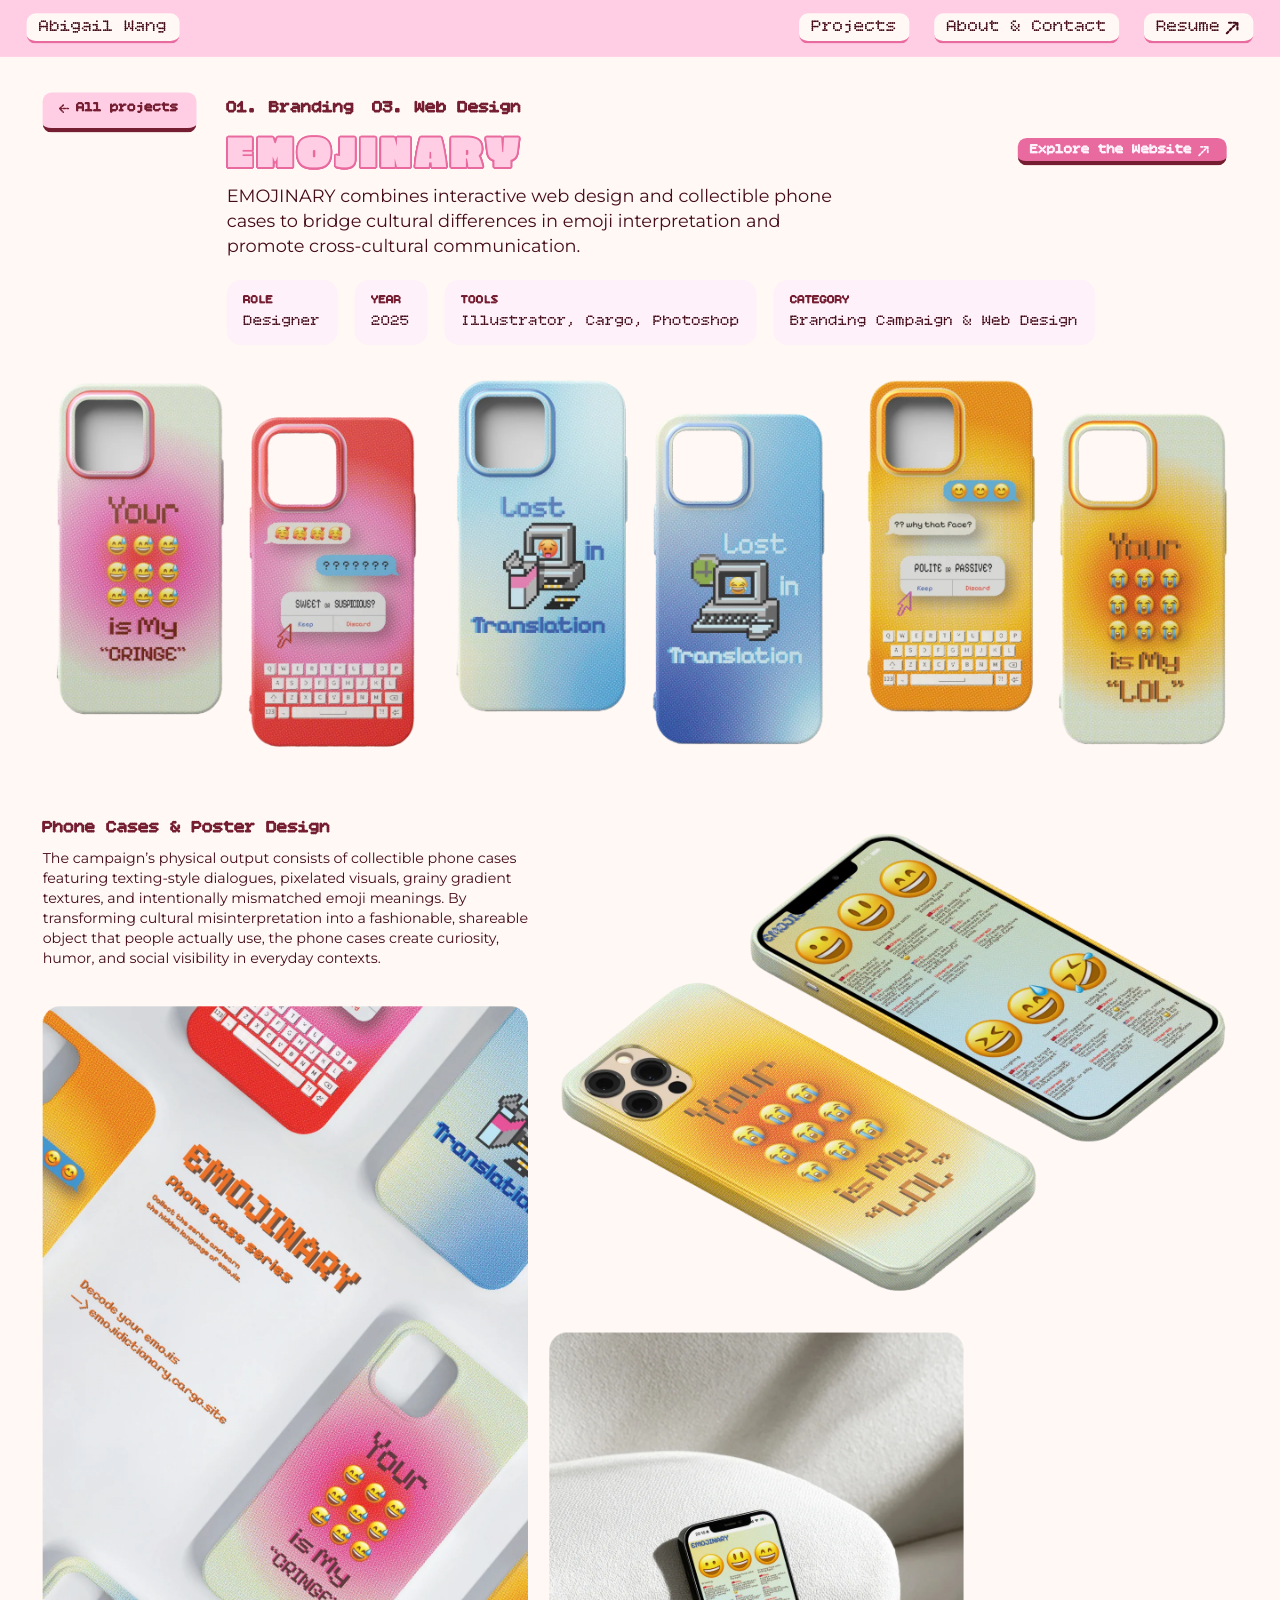
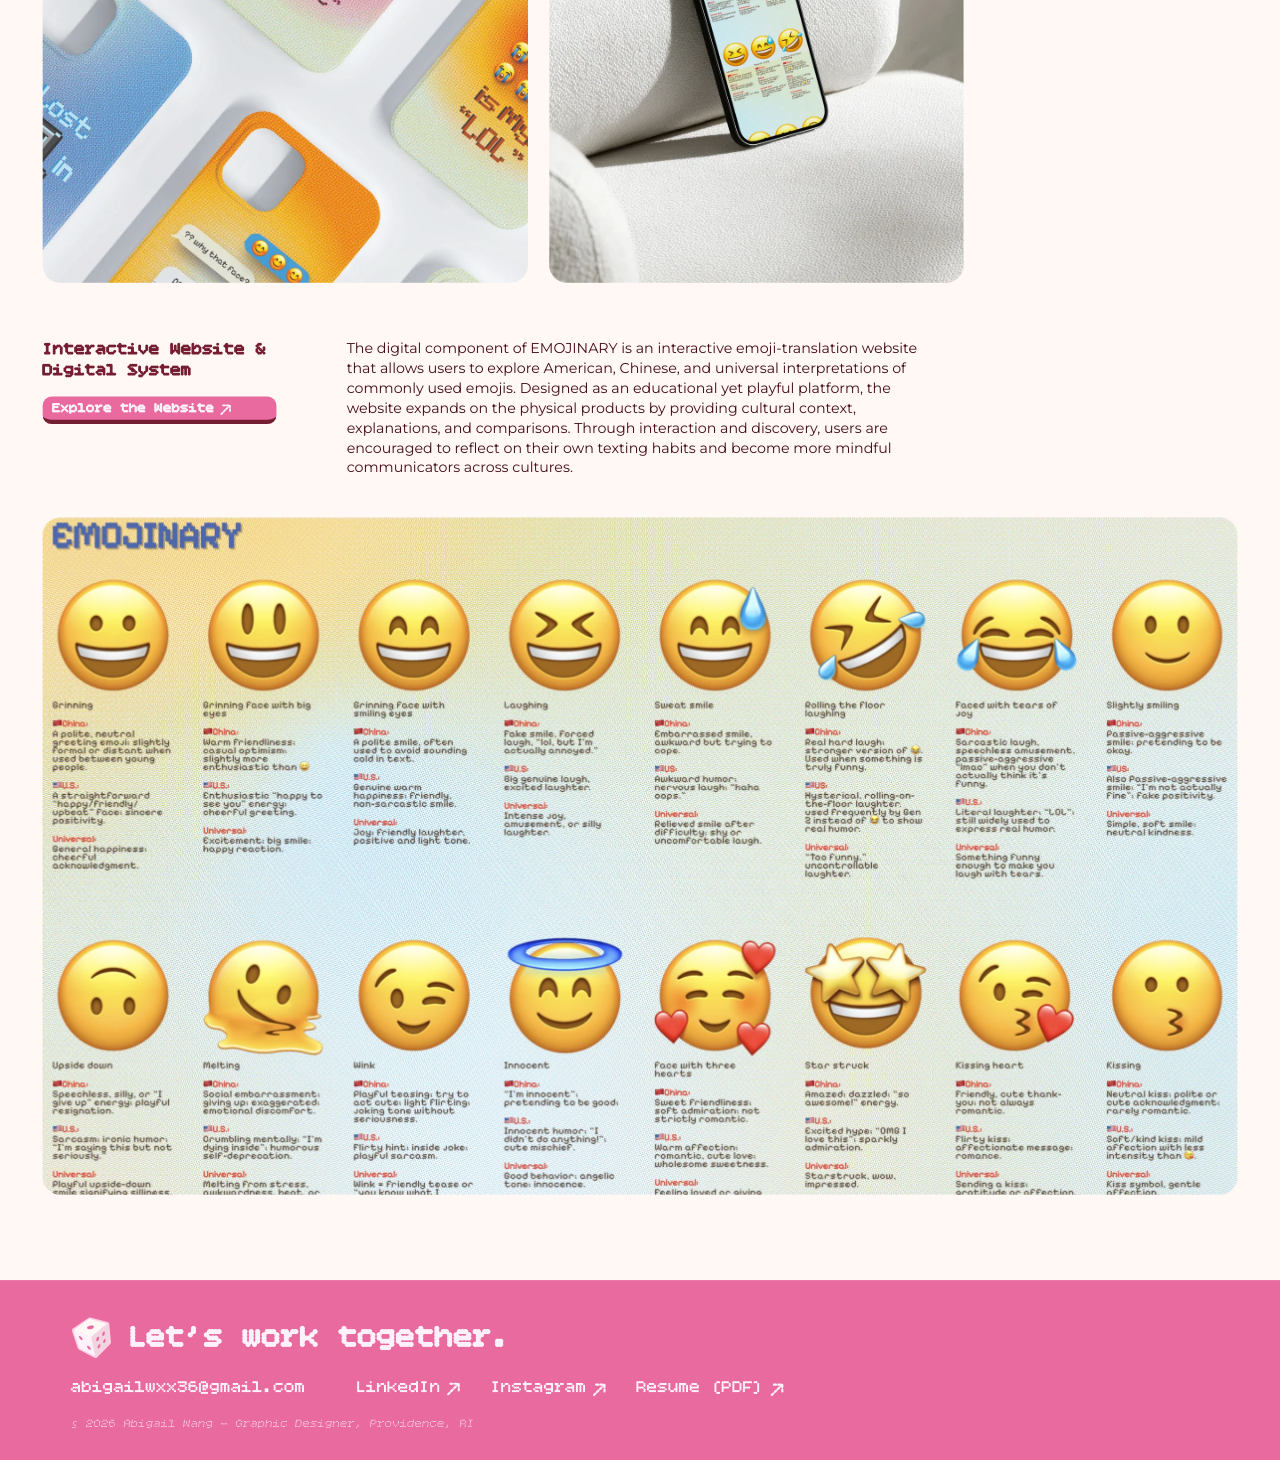
<file: emojinary.html>
<!doctype html>
<html lang="en">
<head>
<meta charset="utf-8">
<meta name="viewport" content="width=device-width, initial-scale=1">
<title>Emojinary — Abigail Wang</title>
<meta name="description" content="Emojinary: interactive web design and collectible phone cases about cross-cultural emoji meanings.">
<meta property="og:title" content="Emojinary — Abigail Wang">
<meta property="og:description" content="Emojinary: interactive web design and collectible phone cases about cross-cultural emoji meanings.">
<meta property="og:type" content="website">
<meta name="theme-color" content="#FFCDE4">
<link rel="icon" type="image/svg+xml" href="favicon.svg">
<link rel="preload" href="fonts/bitcount.woff2" as="font" type="font/woff2" crossorigin>
<link rel="preload" href="fonts/erica-one.woff2" as="font" type="font/woff2" crossorigin>
<link rel="stylesheet" href="site.css?v=edd0428d">
<script>document.documentElement.classList.add('js')</script>
</head>
<body data-page="emojinary.html">
<a class="skip" href="#main">Skip to content</a>
<header class="dnav" aria-label="Site"><div class="sv-wrap" data-h="64"><div class="stage" style="height:64px"><div class="e band" style="left:0px;top:0px;width:1440px;height:64px;background:#ffcde4"></div><div class="e g0" style="left:30px;top:15px;width:172px;height:34px;background:#fff8f4;border-radius:10px;border-style:solid;border-color:#e96a9f;border-width:0px 0px 3px 0px"></div><div class="e g0 t" style="left:44px;top:19px;width:144px;text-align:left;white-space:pre;font-family:'Bitcount',monospace;font-variation-settings:'CRSV' 0,'slnt' 0;font-weight:400;font-size:20.00px;color:#440c19;line-height:normal">Abigail Wang</div><div class="e g1" style="left:899px;top:15px;width:124px;height:34px;background:#fff8f4;border-radius:10px;border-style:solid;border-color:#e96a9f;border-width:0px 0px 3px 0px"></div><div class="e g1 t" style="left:913px;top:19px;width:96px;text-align:left;white-space:pre;font-family:'Bitcount',monospace;font-variation-settings:'CRSV' 0,'slnt' 0;font-weight:400;font-size:20.00px;color:#440c19;line-height:normal">Projects</div><div class="e g2" style="left:1051px;top:15px;width:208px;height:34px;background:#fff8f4;border-radius:10px;border-style:solid;border-color:#e96a9f;border-width:0px 0px 3px 0px"></div><div class="e g2 t" style="left:1065px;top:19px;width:180px;text-align:left;white-space:pre;font-family:'Bitcount',monospace;font-variation-settings:'CRSV' 0,'slnt' 0;font-weight:400;font-size:20.00px;color:#440c19;line-height:normal">About &amp; Contact</div><div class="e g3" style="left:1287px;top:15px;width:123px;height:34px;background:#fff8f4;border-radius:10px;border-style:solid;border-color:#e96a9f;border-width:0px 0px 3px 0px"></div><div class="e g3 t" style="left:1301px;top:19px;width:72px;text-align:left;white-space:pre;font-family:'Bitcount',monospace;font-variation-settings:'CRSV' 0,'slnt' 0;font-weight:400;font-size:20.00px;color:#440c19;line-height:normal">Resume</div><div class="e g3 sv" style="left:1379px;top:21.5px;width:17px;height:17px"><svg aria-hidden="true" preserveAspectRatio="none" width="17" height="17" viewBox="0 0 17 17" fill="none" xmlns="http://www.w3.org/2000/svg">
<path d="M1.21436 15.3405L11.6977 4.85718" stroke="#440C19" stroke-width="2.42857" stroke-linecap="round" stroke-linejoin="round" stroke-dasharray="2.43 2.43"/>
<path d="M3.64307 3.64282H13.0781V13.0778" stroke="#440C19" stroke-width="2.42857" stroke-linecap="round" stroke-linejoin="round" stroke-dasharray="2.43 2.43"/>
</svg></div><a class="hit k-btn" data-g="0" style="left:30px;top:15px;width:172px;height:34px" aria-label="Abigail Wang" href="index.html"></a><a class="hit k-btn" data-g="1" style="left:899px;top:15px;width:124px;height:34px" aria-label="Projects" href="projects.html"></a><a class="hit k-btn" data-g="2" style="left:1051px;top:15px;width:208px;height:34px" aria-label="About &amp; Contact" href="about.html"></a><a class="hit k-btn" data-g="3" style="left:1287px;top:15px;width:123px;height:34px" aria-label="Resume" data-cfg="resume" href="#" target="_blank" rel="noopener"></a></div></div></header>
<header class="mnav" aria-label="Site">
  <a class="mpill brand" href="index.html">Abigail Wang</a>
  <nav><a href="projects.html">Projects</a><a href="about.html">About</a><a href="#" data-cfg="resume" target="_blank" rel="noopener">Resume <span aria-hidden="true">↗</span></a></nav>
</header>
<main id="main">
<div class="sv-wrap main-stage" data-h="3379"><div class="stage" style="height:3379px"><div class="e g4" style="left:48px;top:40px;width:173px;height:45px;background:#ffcde4;border-radius:10px;border-style:solid;border-color:#751e31;border-width:0px 0px 5px 0px"></div><div class="e g4 t" style="left:86px;top:48px;width:116px;text-align:left;white-space:pre;font-family:'Bitcount',monospace;font-variation-settings:'CRSV' 0,'slnt' 0;font-weight:700;font-size:16.00px;color:#751e31;line-height:normal">All projects</div><div class="e g4 sv" style="left:63.7px;top:50.7px;width:14.7px;height:14.7px"><svg aria-hidden="true" preserveAspectRatio="none" width="15" height="15" viewBox="0 0 15 15" fill="none" xmlns="http://www.w3.org/2000/svg">
<g clip-path="url(#clip0_122_296_2)">
<path d="M13.4132 7.13356H4.37828" stroke="#751E31" stroke-width="1.9" stroke-linecap="round" stroke-linejoin="round" stroke-dasharray="1.9 1.9"/>
<path d="M7.32593 3.1394L3.2602 7.20513L7.32593 11.2708" stroke="#751E31" stroke-width="1.9" stroke-linecap="round" stroke-linejoin="round" stroke-dasharray="1.9 1.9"/>
</g>
<defs>
<clipPath id="clip0_122_296_2">
<rect width="10.36" height="10.36" fill="white" transform="matrix(-0.707107 0.707107 0.707107 0.707107 7.32568 0)"/>
</clipPath>
</defs>
</svg></div><div class="e t" style="left:255px;top:46px;width:144px;text-align:left;white-space:pre;font-family:'Bitcount',monospace;font-variation-settings:'CRSV' 0,'slnt' 0;font-weight:700;font-size:20.00px;color:#751e31;line-height:normal">01. Branding</div><div class="e t" style="left:419px;top:46px;width:168px;text-align:left;white-space:pre;font-family:'Bitcount',monospace;font-variation-settings:'CRSV' 0,'slnt' 0;font-weight:700;font-size:20.00px;color:#751e31;line-height:normal">03. Web Design</div><div class="e t" style="left:255px;top:86px;width:1012px;text-align:left;white-space:pre-wrap;font-family:'Erica One',sans-serif;font-weight:400;font-size:48.00px;color:#ffcde4;line-height:0.850;letter-spacing:0.080em;text-transform:uppercase;text-shadow:2.00px 0.00px 0 var(--ol,#e96a9f),1.93px 0.52px 0 var(--ol,#e96a9f),1.73px 1.00px 0 var(--ol,#e96a9f),1.41px 1.41px 0 var(--ol,#e96a9f),1.00px 1.73px 0 var(--ol,#e96a9f),0.52px 1.93px 0 var(--ol,#e96a9f),0.00px 2.00px 0 var(--ol,#e96a9f),-0.52px 1.93px 0 var(--ol,#e96a9f),-1.00px 1.73px 0 var(--ol,#e96a9f),-1.41px 1.41px 0 var(--ol,#e96a9f),-1.73px 1.00px 0 var(--ol,#e96a9f),-1.93px 0.52px 0 var(--ol,#e96a9f),-2.00px 0.00px 0 var(--ol,#e96a9f),-1.93px -0.52px 0 var(--ol,#e96a9f),-1.73px -1.00px 0 var(--ol,#e96a9f),-1.41px -1.41px 0 var(--ol,#e96a9f),-1.00px -1.73px 0 var(--ol,#e96a9f),-0.52px -1.93px 0 var(--ol,#e96a9f),-0.00px -2.00px 0 var(--ol,#e96a9f),0.52px -1.93px 0 var(--ol,#e96a9f),1.00px -1.73px 0 var(--ol,#e96a9f),1.41px -1.41px 0 var(--ol,#e96a9f),1.73px -1.00px 0 var(--ol,#e96a9f),1.93px -0.52px 0 var(--ol,#e96a9f)">Emojinary</div><div class="e t" style="left:255px;top:143px;width:728.64px;text-align:left;white-space:pre-wrap;font-family:'Montserrat',sans-serif;font-weight:400;font-size:20.00px;color:#440c19;line-height:1.400">EMOJINARY combines interactive web design and collectible phone cases to bridge cultural differences in emoji interpretation and promote cross-cultural communication.</div><div class="e" style="left:255px;top:251px;width:125px;height:73px;background:#fef1fa;border-radius:16px"></div><div class="e t" style="left:274px;top:266px;width:34px;text-align:left;white-space:pre;font-family:'Bitcount',monospace;font-variation-settings:'CRSV' 0,'slnt' 0;font-weight:700;font-size:14.00px;color:#751e31;line-height:normal">ROLE</div><div class="e t" style="left:274px;top:287px;width:87px;text-align:left;white-space:pre;font-family:'Bitcount',monospace;font-variation-settings:'CRSV' 0,'slnt' 0;font-weight:400;font-size:18.00px;color:#440c19;line-height:normal">Designer</div><div class="e" style="left:399px;top:251px;width:82px;height:73px;background:#fef1fa;border-radius:16px"></div><div class="e t" style="left:418px;top:266px;width:34px;text-align:left;white-space:pre;font-family:'Bitcount',monospace;font-variation-settings:'CRSV' 0,'slnt' 0;font-weight:700;font-size:14.00px;color:#751e31;line-height:normal">YEAR</div><div class="e t" style="left:418px;top:287px;width:44px;text-align:left;white-space:pre;font-family:'Bitcount',monospace;font-variation-settings:'CRSV' 0,'slnt' 0;font-weight:400;font-size:18.00px;color:#440c19;line-height:normal">2025</div><div class="e" style="left:500px;top:251px;width:351px;height:73px;background:#fef1fa;border-radius:16px"></div><div class="e t" style="left:519px;top:266px;width:42px;text-align:left;white-space:pre;font-family:'Bitcount',monospace;font-variation-settings:'CRSV' 0,'slnt' 0;font-weight:700;font-size:14.00px;color:#751e31;line-height:normal">TOOLS</div><div class="e t" style="left:519px;top:287px;width:313px;text-align:left;white-space:pre;font-family:'Bitcount',monospace;font-variation-settings:'CRSV' 0,'slnt' 0;font-weight:400;font-size:18.00px;color:#440c19;line-height:normal">Illustrator, Cargo, Photoshop</div><div class="e" style="left:870px;top:251px;width:362px;height:73px;background:#fef1fa;border-radius:16px"></div><div class="e t" style="left:889px;top:266px;width:68px;text-align:left;white-space:pre;font-family:'Bitcount',monospace;font-variation-settings:'CRSV' 0,'slnt' 0;font-weight:700;font-size:14.00px;color:#751e31;line-height:normal">CATEGORY</div><div class="e t" style="left:889px;top:287px;width:324px;text-align:left;white-space:pre;font-family:'Bitcount',monospace;font-variation-settings:'CRSV' 0,'slnt' 0;font-weight:400;font-size:18.00px;color:#440c19;line-height:normal">Branding Campaign &amp; Web Design</div><div class="e rv t" style="left:48px;top:856px;width:566.214px;text-align:left;white-space:pre-wrap;font-family:'Bitcount',monospace;font-variation-settings:'CRSV' 0,'slnt' 0;font-weight:700;font-size:20.00px;color:#751e31;line-height:normal">Phone Cases &amp; Poster Design</div><div class="e rv t" style="left:48px;top:892px;width:552.552px;text-align:left;white-space:pre-wrap;font-family:'Montserrat',sans-serif;font-weight:400;font-size:16.00px;color:#440c19;line-height:1.400">The campaign’s physical output consists of collectible phone cases featuring texting-style dialogues, pixelated visuals, grainy gradient textures, and intentionally mismatched emoji meanings. By transforming cultural misinterpretation into a fashionable, shareable object that people actually use, the phone cases create curiosity, humor, and social visibility in everyday contexts.</div><div class="e rv t" style="left:48px;top:2118px;width:322px;text-align:left;white-space:pre-wrap;font-family:'Bitcount',monospace;font-variation-settings:'CRSV' 0,'slnt' 0;font-weight:700;font-size:20.00px;color:#751e31;line-height:normal">Interactive Website &amp; Digital System</div><div class="e rv t" style="left:390px;top:2118px;width:667.92px;text-align:left;white-space:pre-wrap;font-family:'Montserrat',sans-serif;font-weight:400;font-size:16.00px;color:#440c19;line-height:1.400">The digital component of EMOJINARY is an interactive emoji-translation website that allows users to explore American, Chinese, and universal interpretations of commonly used emojis. Designed as an educational yet playful platform, the website expands on the physical products by providing cultural context, explanations, and comparisons. Through interaction and discovery, users are encouraged to reflect on their own texting habits and become more mindful communicators across cultures.</div><div class="e band rv" style="left:0px;top:3176px;width:1440px;height:203px;background:#e96a9f"></div><div class="e rv sv" style="left:80px;top:3216px;width:48px;height:50px"><svg aria-hidden="true" preserveAspectRatio="none" width="48" height="50" viewBox="0 0 48 50" fill="none" xmlns="http://www.w3.org/2000/svg">
<path d="M1.00199 17.3062C0.822332 16.7681 0.823596 16.186 1.00559 15.6487C1.18758 15.1114 1.54031 14.6483 2.00999 14.3302L19.406 2.54217C19.7106 2.33534 20.0557 2.19558 20.4185 2.13214C20.7812 2.0687 21.1532 2.08303 21.51 2.17417L40.976 7.15217C41.4947 7.2849 41.9599 7.57455 42.3078 7.98156C42.6558 8.38857 42.8696 8.89309 42.92 9.42617L44.844 29.6822C44.8797 30.0581 44.833 30.4373 44.7073 30.7934C44.5816 31.1495 44.3798 31.474 44.116 31.7442L29.406 46.8082C29.0142 47.2088 28.5036 47.4722 27.95 47.559C27.3964 47.6459 26.8296 47.5516 26.334 47.2902L8.64799 37.9582C8.05511 37.6456 7.60586 37.1161 7.39399 36.4802L1.00199 17.3062Z" fill="#FFCDE4"/>
<path d="M19.8461 4.09797C20.0832 3.93537 20.3527 3.82583 20.6361 3.77682C20.9194 3.72781 21.21 3.74048 21.4881 3.81397L38.2261 8.21997C38.5827 8.31376 38.9064 8.50432 39.1616 8.77059C39.4167 9.03686 39.5932 9.36847 39.6716 9.72879C39.7501 10.0891 39.7274 10.4641 39.606 10.8123C39.4847 11.1605 39.2694 11.4684 38.9841 11.702L24.0361 23.948C23.7636 24.1713 23.437 24.3186 23.0893 24.3752C22.7417 24.4317 22.3852 24.3954 22.0561 24.27L5.30206 17.882C4.96113 17.7519 4.66229 17.531 4.43791 17.2432C4.21353 16.9554 4.07216 16.6118 4.02911 16.2494C3.98605 15.887 4.04296 15.5198 4.19366 15.1875C4.34436 14.8551 4.58311 14.5703 4.88406 14.364L19.8461 4.09797Z" fill="#FFF8F4"/>
<path d="M19.1556 15.0466C20.7686 15.556 23.2457 15.0983 24.6885 14.0243C26.1313 12.9503 25.9933 11.6667 24.3803 11.1572C22.7673 10.6478 20.2901 11.1055 18.8474 12.1795C17.4046 13.2535 17.5426 14.5371 19.1556 15.0466Z" fill="#E96A9F"/>
<path d="M3.24802 19.0942C3.12934 18.7318 3.11672 18.3431 3.21165 17.9738C3.30658 17.6045 3.5051 17.27 3.78381 17.0098C4.06252 16.7496 4.40981 16.5745 4.78475 16.5051C5.15969 16.4357 5.54665 16.4749 5.90002 16.6182L22.516 23.3442C22.8144 23.4647 23.0793 23.6555 23.2882 23.9002C23.4971 24.145 23.6439 24.4366 23.716 24.7502L27.806 42.5402C27.892 42.9125 27.8695 43.3018 27.7411 43.6617C27.6128 44.0217 27.384 44.3373 27.0818 44.5713C26.7796 44.8053 26.4168 44.9478 26.0361 44.982C25.6555 45.0162 25.273 44.9406 24.934 44.7642L9.64202 36.8162C9.17752 36.5744 8.82637 36.16 8.66402 35.6622L3.24802 19.0942Z" fill="#FEF1FA"/>
<path d="M11.5248 27.4097C12.5572 27.8643 13.1 27.2631 12.7373 26.067C12.3745 24.871 11.2436 23.5329 10.2113 23.0784C9.17891 22.6238 8.6361 23.225 8.99884 24.4211C9.36158 25.6171 10.4925 26.9552 11.5248 27.4097Z" fill="#E96A9F"/>
<path d="M20.6366 38.1987C21.7465 38.7441 22.4123 38.287 22.1236 37.1776C21.835 36.0683 20.7012 34.7269 19.5912 34.1814C18.4813 33.636 17.8156 34.0931 18.1042 35.2025C18.3929 36.3118 19.5267 37.6532 20.6366 38.1987Z" fill="#E96A9F"/>
<path d="M22.732 25.0821C22.6581 24.7295 22.6808 24.3635 22.7976 24.0228C22.9145 23.682 23.1213 23.3791 23.396 23.1461L38.134 10.6441C38.4119 10.4088 38.7487 10.2539 39.1081 10.1959C39.4676 10.138 39.836 10.1792 40.1738 10.3153C40.5115 10.4513 40.8057 10.6769 41.0246 10.9679C41.2435 11.2588 41.3789 11.6039 41.416 11.9661L43.198 29.4121C43.2277 29.7054 43.1922 30.0017 43.094 30.2797C42.9958 30.5577 42.8374 30.8105 42.63 31.0201L29.856 43.9501C29.602 44.2077 29.2829 44.3916 28.9326 44.4822C28.5823 44.5728 28.214 44.5666 27.8669 44.4644C27.5199 44.3622 27.207 44.1678 26.9617 43.9018C26.7164 43.6358 26.5479 43.3083 26.474 42.9541L22.732 25.0821Z" fill="#F2D4E0"/>
<path d="M30.2635 28.303C31.1714 27.4901 31.7437 25.9032 31.5417 24.7583C31.3398 23.6135 30.4401 23.3443 29.5323 24.1572C28.6244 24.97 28.0521 26.557 28.2541 27.7018C28.456 28.8466 29.3557 29.1158 30.2635 28.303Z" fill="#E96A9F"/>
<path d="M36.7252 22.3941C37.5417 21.6631 38.0875 20.1553 37.9443 19.0263C37.8011 17.8974 37.0232 17.5748 36.2067 18.3058C35.3902 19.0368 34.8444 20.5446 34.9875 21.6736C35.1307 22.8025 35.9087 23.1251 36.7252 22.3941Z" fill="#E96A9F"/>
<path d="M31.6779 36.324C32.5253 35.501 33.0663 34.0064 32.8863 32.9859C32.7063 31.9654 31.8734 31.8053 31.026 32.6284C30.1786 33.4514 29.6376 34.946 29.8176 35.9665C29.9976 36.987 30.8305 37.1471 31.6779 36.324Z" fill="#E96A9F"/>
<path d="M37.7325 30.339C38.499 29.5945 39.0163 28.1704 38.8879 27.1582C38.7595 26.1459 38.034 25.9289 37.2675 26.6734C36.501 27.4179 35.9837 28.842 36.1121 29.8543C36.2405 30.8665 36.966 31.0835 37.7325 30.339Z" fill="#E96A9F"/>
</svg></div><div class="e rv t" style="left:144px;top:3220px;width:432px;text-align:left;white-space:pre;font-family:'Bitcount',monospace;font-variation-settings:'CRSV' 0,'slnt' 0;font-weight:700;font-size:36.00px;color:#fef1fa;line-height:normal">Let’s work together.</div><div class="e g7 rv t" style="left:80px;top:3286px;width:264px;text-align:left;white-space:pre;font-family:'Bitcount',monospace;font-variation-settings:'CRSV' 0,'slnt' 0;font-weight:500;font-size:20.00px;color:#fef1fa;line-height:normal">abigailwxx36@gmail.com</div><div class="e g8 rv t" style="left:400px;top:3286px;width:96px;text-align:left;white-space:pre;font-family:'Bitcount',monospace;font-variation-settings:'CRSV' 0,'slnt' 0;font-weight:500;font-size:20.00px;color:#fef1fa;line-height:normal">LinkedIn</div><div class="e g8 rv sv" style="left:503px;top:3288.5px;width:17px;height:17px"><svg aria-hidden="true" preserveAspectRatio="none" width="17" height="17" viewBox="0 0 17 17" fill="none" xmlns="http://www.w3.org/2000/svg">
<path d="M1.21436 15.3408L11.6977 4.85742" stroke="#FEF1FA" stroke-width="2.42857" stroke-linecap="round" stroke-linejoin="round" stroke-dasharray="2.43 2.43"/>
<path d="M3.64282 3.64307H13.0778V13.0781" stroke="#FEF1FA" stroke-width="2.42857" stroke-linecap="round" stroke-linejoin="round" stroke-dasharray="2.43 2.43"/>
</svg></div><div class="e g9 rv t" style="left:552px;top:3286px;width:108px;text-align:left;white-space:pre;font-family:'Bitcount',monospace;font-variation-settings:'CRSV' 0,'slnt' 0;font-weight:500;font-size:20.00px;color:#fef1fa;line-height:normal">Instagram</div><div class="e g9 rv sv" style="left:667px;top:3289.5px;width:17px;height:17px"><svg aria-hidden="true" preserveAspectRatio="none" width="17" height="17" viewBox="0 0 17 17" fill="none" xmlns="http://www.w3.org/2000/svg">
<path d="M1.21436 15.3408L11.6977 4.85742" stroke="#FEF1FA" stroke-width="2.42857" stroke-linecap="round" stroke-linejoin="round" stroke-dasharray="2.43 2.43"/>
<path d="M3.64282 3.64307H13.0778V13.0781" stroke="#FEF1FA" stroke-width="2.42857" stroke-linecap="round" stroke-linejoin="round" stroke-dasharray="2.43 2.43"/>
</svg></div><div class="e g10 rv t" style="left:716px;top:3286px;width:144px;text-align:left;white-space:pre;font-family:'Bitcount',monospace;font-variation-settings:'CRSV' 0,'slnt' 0;font-weight:500;font-size:20.00px;color:#fef1fa;line-height:normal">Resume (PDF)</div><div class="e g10 rv sv" style="left:867px;top:3289.5px;width:17px;height:17px"><svg aria-hidden="true" preserveAspectRatio="none" width="17" height="17" viewBox="0 0 17 17" fill="none" xmlns="http://www.w3.org/2000/svg">
<path d="M1.21436 15.3408L11.6977 4.85742" stroke="#FEF1FA" stroke-width="2.42857" stroke-linecap="round" stroke-linejoin="round" stroke-dasharray="2.43 2.43"/>
<path d="M3.64282 3.64307H13.0778V13.0781" stroke="#FEF1FA" stroke-width="2.42857" stroke-linecap="round" stroke-linejoin="round" stroke-dasharray="2.43 2.43"/>
</svg></div><div class="e rv t" style="left:80px;top:3330px;width:454px;text-align:left;white-space:pre;font-family:'Bitcount',monospace;font-variation-settings:'CRSV' 0,'slnt' -8;font-weight:300;font-size:14.00px;color:#fef1fa;line-height:normal">© 2026 Abigail Wang — Graphic Designer, Providence, RI</div><div class="e im" style="left:504px;top:356px;width:432px;height:436px"><img class="" src="img/i74-305.webp" alt="" width="864" height="872" decoding="async"></div><div class="e im" style="left:960px;top:356px;width:432px;height:436px"><img class="" src="img/i74-304.webp" alt="" width="864" height="872" decoding="async"></div><div class="e im" style="left:48px;top:356px;width:432px;height:436px"><img class="" src="img/i74-306.webp" alt="" width="864" height="872" decoding="async"></div><div class="e rv im" style="left:618px;top:856px;width:774px;height:555px"><img class="" src="img/i74-308.webp" alt="" width="1548" height="1110" loading="lazy" decoding="async"></div><div class="e rv im" style="left:1108px;top:1435px;width:284px;height:619px"><img class="" src="img/i74-311.webp" alt="" width="568" height="1238" loading="lazy" decoding="async"></div><div class="e rv im" style="left:48px;top:2318px;width:1344px;height:762px"><img class="" src="img/i74-312.webp" alt="" width="2400" height="1361" loading="lazy" decoding="async"></div><div class="e g5 rv" style="left:48px;top:2182px;width:263px;height:31px;background:#e96a9f;border-radius:10px;border-style:solid;border-color:#751e31;border-width:0px 0px 5px 0px"></div><div class="e g5 rv t" style="left:59px;top:2190px;width:196px;text-align:left;white-space:pre-wrap;font-family:'Bitcount',monospace;font-variation-settings:'CRSV' 0,'slnt' 0;font-weight:700;font-size:16.00px;color:#fef1fa;line-height:0.780">Explore the Website</div><div class="e g5 rv sv" style="left:248px;top:2189px;width:14px;height:14px"><svg aria-hidden="true" preserveAspectRatio="none" width="14" height="14" viewBox="0 0 14 14" fill="none" xmlns="http://www.w3.org/2000/svg">
<path d="M1 12.6333L9.63333 4" stroke="#FEF1FA" stroke-width="2" stroke-linecap="round" stroke-linejoin="round" stroke-dasharray="2 2"/>
<path d="M3 3H10.77V10.77" stroke="#FEF1FA" stroke-width="2" stroke-linecap="round" stroke-linejoin="round" stroke-dasharray="2 2"/>
</svg></div><div class="e g6" style="left:1145px;top:91px;width:235px;height:31px;background:#e96a9f;border-radius:10px;border-style:solid;border-color:#751e31;border-width:0px 0px 5px 0px"></div><div class="e g6 t" style="left:1159px;top:99px;width:196px;text-align:left;white-space:pre-wrap;font-family:'Bitcount',monospace;font-variation-settings:'CRSV' 0,'slnt' 0;font-weight:700;font-size:16.00px;color:#fef1fa;line-height:0.780">Explore the Website</div><div class="e g6 sv" style="left:1348px;top:98px;width:14px;height:14px"><svg aria-hidden="true" preserveAspectRatio="none" width="14" height="14" viewBox="0 0 14 14" fill="none" xmlns="http://www.w3.org/2000/svg">
<path d="M1 12.6333L9.63333 4" stroke="#FEF1FA" stroke-width="2" stroke-linecap="round" stroke-linejoin="round" stroke-dasharray="2 2"/>
<path d="M3 3H10.77V10.77" stroke="#FEF1FA" stroke-width="2" stroke-linecap="round" stroke-linejoin="round" stroke-dasharray="2 2"/>
</svg></div><div class="e rv im" style="left:48px;top:1068px;width:546px;height:986px"><img class="" src="img/i74-309.webp" alt="" width="1092" height="1972" loading="lazy" decoding="async"></div><div class="e rv im" style="left:618px;top:1435px;width:466px;height:619px"><img class="" src="img/i74-310.webp" alt="" width="932" height="1238" loading="lazy" decoding="async"></div><a class="hit k-btn" data-g="4" style="left:48px;top:40px;width:173px;height:45px" aria-label="All projects" href="projects.html#all"></a><a class="hit k-btn" data-g="5" style="left:48px;top:2182px;width:263px;height:31px" aria-label="Explore the Website" data-cfg="emojinary" href="#" target="_blank" rel="noopener"></a><a class="hit k-btn" data-g="6" style="left:1145px;top:91px;width:235px;height:31px" aria-label="Explore the Website" data-cfg="emojinary" href="#" target="_blank" rel="noopener"></a><a class="hit k-txt" data-g="7" style="left:74px;top:3285px;width:274px;height:26px" aria-label="abigailwxx36@gmail.com" href="mailto:abigailwxx36@gmail.com"></a><a class="hit k-txt" data-g="8" style="left:396px;top:3282.5px;width:130px;height:29px" aria-label="LinkedIn" data-cfg="linkedin" href="#" target="_blank" rel="noopener"></a><a class="hit k-txt" data-g="9" style="left:548px;top:3283.5px;width:142px;height:29px" aria-label="Instagram" data-cfg="instagram" href="#" target="_blank" rel="noopener"></a><a class="hit k-txt" data-g="10" style="left:710px;top:3283.5px;width:180px;height:29px" aria-label="Resume (PDF)" data-cfg="resume" href="#" target="_blank" rel="noopener"></a></div></div>
<div class="flow"><div class="m-wrap"><header class="m-head"><div class="m-back"><a class="mbtn sm k-btn" data-g="4" aria-label="All projects" href="projects.html#all"><svg aria-hidden="true" preserveAspectRatio="none" width="15" height="15" viewBox="0 0 15 15" fill="none" xmlns="http://www.w3.org/2000/svg">
<g clip-path="url(#clip0_122_296_9)">
<path d="M13.4132 7.13356H4.37828" stroke="#751E31" stroke-width="1.9" stroke-linecap="round" stroke-linejoin="round" stroke-dasharray="1.9 1.9"/>
<path d="M7.32593 3.1394L3.2602 7.20513L7.32593 11.2708" stroke="#751E31" stroke-width="1.9" stroke-linecap="round" stroke-linejoin="round" stroke-dasharray="1.9 1.9"/>
</g>
<defs>
<clipPath id="clip0_122_296_9">
<rect width="10.36" height="10.36" fill="white" transform="matrix(-0.707107 0.707107 0.707107 0.707107 7.32568 0)"/>
</clipPath>
</defs>
</svg><span>All projects</span></a></div><p class="m-cats"><span>01. Branding</span><span>03. Web Design</span></p><h1 class="m-title">Emojinary</h1><p class="m-lead">EMOJINARY combines interactive web design and collectible phone cases to bridge cultural differences in emoji interpretation and promote cross-cultural communication.</p><dl class="m-meta"><div class="m-mc"><dt>ROLE</dt><dd>Designer</dd></div><div class="m-mc"><dt>YEAR</dt><dd>2025</dd></div><div class="m-mc wide"><dt>TOOLS</dt><dd>Illustrator, Cargo, Photoshop</dd></div><div class="m-mc wide"><dt>CATEGORY</dt><dd>Branding Campaign &amp; Web Design</dd></div></dl><div class="m-btns"><a class="mbtn hot k-btn" data-g="6" aria-label="Explore the Website" data-cfg="emojinary" href="#" target="_blank" rel="noopener"><span>Explore the Website</span><svg aria-hidden="true" preserveAspectRatio="none" width="14" height="14" viewBox="0 0 14 14" fill="none" xmlns="http://www.w3.org/2000/svg">
<path d="M1 12.6333L9.63333 4" stroke="#FEF1FA" stroke-width="2" stroke-linecap="round" stroke-linejoin="round" stroke-dasharray="2 2"/>
<path d="M3 3H10.77V10.77" stroke="#FEF1FA" stroke-width="2" stroke-linecap="round" stroke-linejoin="round" stroke-dasharray="2 2"/>
</svg></a></div></header><section class="m-sec m-pre"><div class="m-media"><div class="m-row rv c2"><div class="m-im" style="aspect-ratio:0.9908"><img class="" src="img/i74-306.webp" alt="" width="864" height="872" loading="lazy" decoding="async"></div><div class="m-im" style="aspect-ratio:0.9908"><img class="" src="img/i74-305.webp" alt="" width="864" height="872" loading="lazy" decoding="async"></div><div class="m-im" style="aspect-ratio:0.9908"><img class="" src="img/i74-304.webp" alt="" width="864" height="872" loading="lazy" decoding="async"></div></div></div></section><section class="m-sec"><h2 class="m-h rv">Phone Cases &amp; Poster Design</h2><p class="m-body rv">The campaign’s physical output consists of collectible phone cases featuring texting-style dialogues, pixelated visuals, grainy gradient textures, and intentionally mismatched emoji meanings. By transforming cultural misinterpretation into a fashionable, shareable object that people actually use, the phone cases create curiosity, humor, and social visibility in everyday contexts.</p><div class="m-media"><div class="m-row rv c2"><div class="m-im" style="aspect-ratio:0.5538"><img class="" src="img/i74-309.webp" alt="" width="1092" height="1972" loading="lazy" decoding="async"></div><div class="m-im" style="aspect-ratio:0.7528"><img class="" src="img/i74-310.webp" alt="" width="932" height="1238" loading="lazy" decoding="async"></div><div class="m-im" style="aspect-ratio:0.4588"><img class="" src="img/i74-311.webp" alt="" width="568" height="1238" loading="lazy" decoding="async"></div></div><div class="m-row rv"><div class="m-im" style="aspect-ratio:1.3946"><img class="" src="img/i74-308.webp" alt="" width="1548" height="1110" loading="lazy" decoding="async"></div></div></div></section><section class="m-sec"><h2 class="m-h rv">Interactive Website &amp; Digital System</h2><p class="m-body rv">The digital component of EMOJINARY is an interactive emoji-translation website that allows users to explore American, Chinese, and universal interpretations of commonly used emojis. Designed as an educational yet playful platform, the website expands on the physical products by providing cultural context, explanations, and comparisons. Through interaction and discovery, users are encouraged to reflect on their own texting habits and become more mindful communicators across cultures.</p><div class="m-btns rv"><a class="mbtn hot k-btn" data-g="5" aria-label="Explore the Website" data-cfg="emojinary" href="#" target="_blank" rel="noopener"><span>Explore the Website</span><svg aria-hidden="true" preserveAspectRatio="none" width="14" height="14" viewBox="0 0 14 14" fill="none" xmlns="http://www.w3.org/2000/svg">
<path d="M1 12.6333L9.63333 4" stroke="#FEF1FA" stroke-width="2" stroke-linecap="round" stroke-linejoin="round" stroke-dasharray="2 2"/>
<path d="M3 3H10.77V10.77" stroke="#FEF1FA" stroke-width="2" stroke-linecap="round" stroke-linejoin="round" stroke-dasharray="2 2"/>
</svg></a></div><div class="m-media"><div class="m-row rv"><div class="m-im" style="aspect-ratio:1.7638"><img class="" src="img/i74-312.webp" alt="" width="2400" height="1361" loading="lazy" decoding="async"></div></div></div></section></div><footer class="m-foot"><div class="m-wrap"><p class="m-foot-h"><svg aria-hidden="true" preserveAspectRatio="none" width="48" height="50" viewBox="0 0 48 50" fill="none" xmlns="http://www.w3.org/2000/svg">
<path d="M1.00199 17.3062C0.822332 16.7681 0.823596 16.186 1.00559 15.6487C1.18758 15.1114 1.54031 14.6483 2.00999 14.3302L19.406 2.54217C19.7106 2.33534 20.0557 2.19558 20.4185 2.13214C20.7812 2.0687 21.1532 2.08303 21.51 2.17417L40.976 7.15217C41.4947 7.2849 41.9599 7.57455 42.3078 7.98156C42.6558 8.38857 42.8696 8.89309 42.92 9.42617L44.844 29.6822C44.8797 30.0581 44.833 30.4373 44.7073 30.7934C44.5816 31.1495 44.3798 31.474 44.116 31.7442L29.406 46.8082C29.0142 47.2088 28.5036 47.4722 27.95 47.559C27.3964 47.6459 26.8296 47.5516 26.334 47.2902L8.64799 37.9582C8.05511 37.6456 7.60586 37.1161 7.39399 36.4802L1.00199 17.3062Z" fill="#FFCDE4"/>
<path d="M19.8461 4.09797C20.0832 3.93537 20.3527 3.82583 20.6361 3.77682C20.9194 3.72781 21.21 3.74048 21.4881 3.81397L38.2261 8.21997C38.5827 8.31376 38.9064 8.50432 39.1616 8.77059C39.4167 9.03686 39.5932 9.36847 39.6716 9.72879C39.7501 10.0891 39.7274 10.4641 39.606 10.8123C39.4847 11.1605 39.2694 11.4684 38.9841 11.702L24.0361 23.948C23.7636 24.1713 23.437 24.3186 23.0893 24.3752C22.7417 24.4317 22.3852 24.3954 22.0561 24.27L5.30206 17.882C4.96113 17.7519 4.66229 17.531 4.43791 17.2432C4.21353 16.9554 4.07216 16.6118 4.02911 16.2494C3.98605 15.887 4.04296 15.5198 4.19366 15.1875C4.34436 14.8551 4.58311 14.5703 4.88406 14.364L19.8461 4.09797Z" fill="#FFF8F4"/>
<path d="M19.1556 15.0466C20.7686 15.556 23.2457 15.0983 24.6885 14.0243C26.1313 12.9503 25.9933 11.6667 24.3803 11.1572C22.7673 10.6478 20.2901 11.1055 18.8474 12.1795C17.4046 13.2535 17.5426 14.5371 19.1556 15.0466Z" fill="#E96A9F"/>
<path d="M3.24802 19.0942C3.12934 18.7318 3.11672 18.3431 3.21165 17.9738C3.30658 17.6045 3.5051 17.27 3.78381 17.0098C4.06252 16.7496 4.40981 16.5745 4.78475 16.5051C5.15969 16.4357 5.54665 16.4749 5.90002 16.6182L22.516 23.3442C22.8144 23.4647 23.0793 23.6555 23.2882 23.9002C23.4971 24.145 23.6439 24.4366 23.716 24.7502L27.806 42.5402C27.892 42.9125 27.8695 43.3018 27.7411 43.6617C27.6128 44.0217 27.384 44.3373 27.0818 44.5713C26.7796 44.8053 26.4168 44.9478 26.0361 44.982C25.6555 45.0162 25.273 44.9406 24.934 44.7642L9.64202 36.8162C9.17752 36.5744 8.82637 36.16 8.66402 35.6622L3.24802 19.0942Z" fill="#FEF1FA"/>
<path d="M11.5248 27.4097C12.5572 27.8643 13.1 27.2631 12.7373 26.067C12.3745 24.871 11.2436 23.5329 10.2113 23.0784C9.17891 22.6238 8.6361 23.225 8.99884 24.4211C9.36158 25.6171 10.4925 26.9552 11.5248 27.4097Z" fill="#E96A9F"/>
<path d="M20.6366 38.1987C21.7465 38.7441 22.4123 38.287 22.1236 37.1776C21.835 36.0683 20.7012 34.7269 19.5912 34.1814C18.4813 33.636 17.8156 34.0931 18.1042 35.2025C18.3929 36.3118 19.5267 37.6532 20.6366 38.1987Z" fill="#E96A9F"/>
<path d="M22.732 25.0821C22.6581 24.7295 22.6808 24.3635 22.7976 24.0228C22.9145 23.682 23.1213 23.3791 23.396 23.1461L38.134 10.6441C38.4119 10.4088 38.7487 10.2539 39.1081 10.1959C39.4676 10.138 39.836 10.1792 40.1738 10.3153C40.5115 10.4513 40.8057 10.6769 41.0246 10.9679C41.2435 11.2588 41.3789 11.6039 41.416 11.9661L43.198 29.4121C43.2277 29.7054 43.1922 30.0017 43.094 30.2797C42.9958 30.5577 42.8374 30.8105 42.63 31.0201L29.856 43.9501C29.602 44.2077 29.2829 44.3916 28.9326 44.4822C28.5823 44.5728 28.214 44.5666 27.8669 44.4644C27.5199 44.3622 27.207 44.1678 26.9617 43.9018C26.7164 43.6358 26.5479 43.3083 26.474 42.9541L22.732 25.0821Z" fill="#F2D4E0"/>
<path d="M30.2635 28.303C31.1714 27.4901 31.7437 25.9032 31.5417 24.7583C31.3398 23.6135 30.4401 23.3443 29.5323 24.1572C28.6244 24.97 28.0521 26.557 28.2541 27.7018C28.456 28.8466 29.3557 29.1158 30.2635 28.303Z" fill="#E96A9F"/>
<path d="M36.7252 22.3941C37.5417 21.6631 38.0875 20.1553 37.9443 19.0263C37.8011 17.8974 37.0232 17.5748 36.2067 18.3058C35.3902 19.0368 34.8444 20.5446 34.9875 21.6736C35.1307 22.8025 35.9087 23.1251 36.7252 22.3941Z" fill="#E96A9F"/>
<path d="M31.6779 36.324C32.5253 35.501 33.0663 34.0064 32.8863 32.9859C32.7063 31.9654 31.8734 31.8053 31.026 32.6284C30.1786 33.4514 29.6376 34.946 29.8176 35.9665C29.9976 36.987 30.8305 37.1471 31.6779 36.324Z" fill="#E96A9F"/>
<path d="M37.7325 30.339C38.499 29.5945 39.0163 28.1704 38.8879 27.1582C38.7595 26.1459 38.034 25.9289 37.2675 26.6734C36.501 27.4179 35.9837 28.842 36.1121 29.8543C36.2405 30.8665 36.966 31.0835 37.7325 30.339Z" fill="#E96A9F"/>
</svg><span>Let’s work together.</span></p><div class="m-foot-mail"><a class="m-flink k-txt" data-g="7" aria-label="abigailwxx36@gmail.com" href="mailto:abigailwxx36@gmail.com"><span>abigailwxx36@gmail.com</span></a></div><div class="m-foot-links"><a class="m-flink k-txt" data-g="8" aria-label="LinkedIn" data-cfg="linkedin" href="#" target="_blank" rel="noopener"><span>LinkedIn</span><svg aria-hidden="true" preserveAspectRatio="none" width="17" height="17" viewBox="0 0 17 17" fill="none" xmlns="http://www.w3.org/2000/svg">
<path d="M1.21436 15.3408L11.6977 4.85742" stroke="#FEF1FA" stroke-width="2.42857" stroke-linecap="round" stroke-linejoin="round" stroke-dasharray="2.43 2.43"/>
<path d="M3.64282 3.64307H13.0778V13.0781" stroke="#FEF1FA" stroke-width="2.42857" stroke-linecap="round" stroke-linejoin="round" stroke-dasharray="2.43 2.43"/>
</svg></a><a class="m-flink k-txt" data-g="9" aria-label="Instagram" data-cfg="instagram" href="#" target="_blank" rel="noopener"><span>Instagram</span><svg aria-hidden="true" preserveAspectRatio="none" width="17" height="17" viewBox="0 0 17 17" fill="none" xmlns="http://www.w3.org/2000/svg">
<path d="M1.21436 15.3408L11.6977 4.85742" stroke="#FEF1FA" stroke-width="2.42857" stroke-linecap="round" stroke-linejoin="round" stroke-dasharray="2.43 2.43"/>
<path d="M3.64282 3.64307H13.0778V13.0781" stroke="#FEF1FA" stroke-width="2.42857" stroke-linecap="round" stroke-linejoin="round" stroke-dasharray="2.43 2.43"/>
</svg></a><a class="m-flink k-txt" data-g="10" aria-label="Resume (PDF)" data-cfg="resume" href="#" target="_blank" rel="noopener"><span>Resume (PDF)</span><svg aria-hidden="true" preserveAspectRatio="none" width="17" height="17" viewBox="0 0 17 17" fill="none" xmlns="http://www.w3.org/2000/svg">
<path d="M1.21436 15.3408L11.6977 4.85742" stroke="#FEF1FA" stroke-width="2.42857" stroke-linecap="round" stroke-linejoin="round" stroke-dasharray="2.43 2.43"/>
<path d="M3.64282 3.64307H13.0778V13.0781" stroke="#FEF1FA" stroke-width="2.42857" stroke-linecap="round" stroke-linejoin="round" stroke-dasharray="2.43 2.43"/>
</svg></a></div><p class="m-copy">© 2026 Abigail Wang — Graphic Designer, Providence, RI</p></div></footer></div>
</main>
<script>window.CARD_CATS=[];</script>
<script src="site.js?v=f5d5d397"></script>
</body>
</html>
</file>
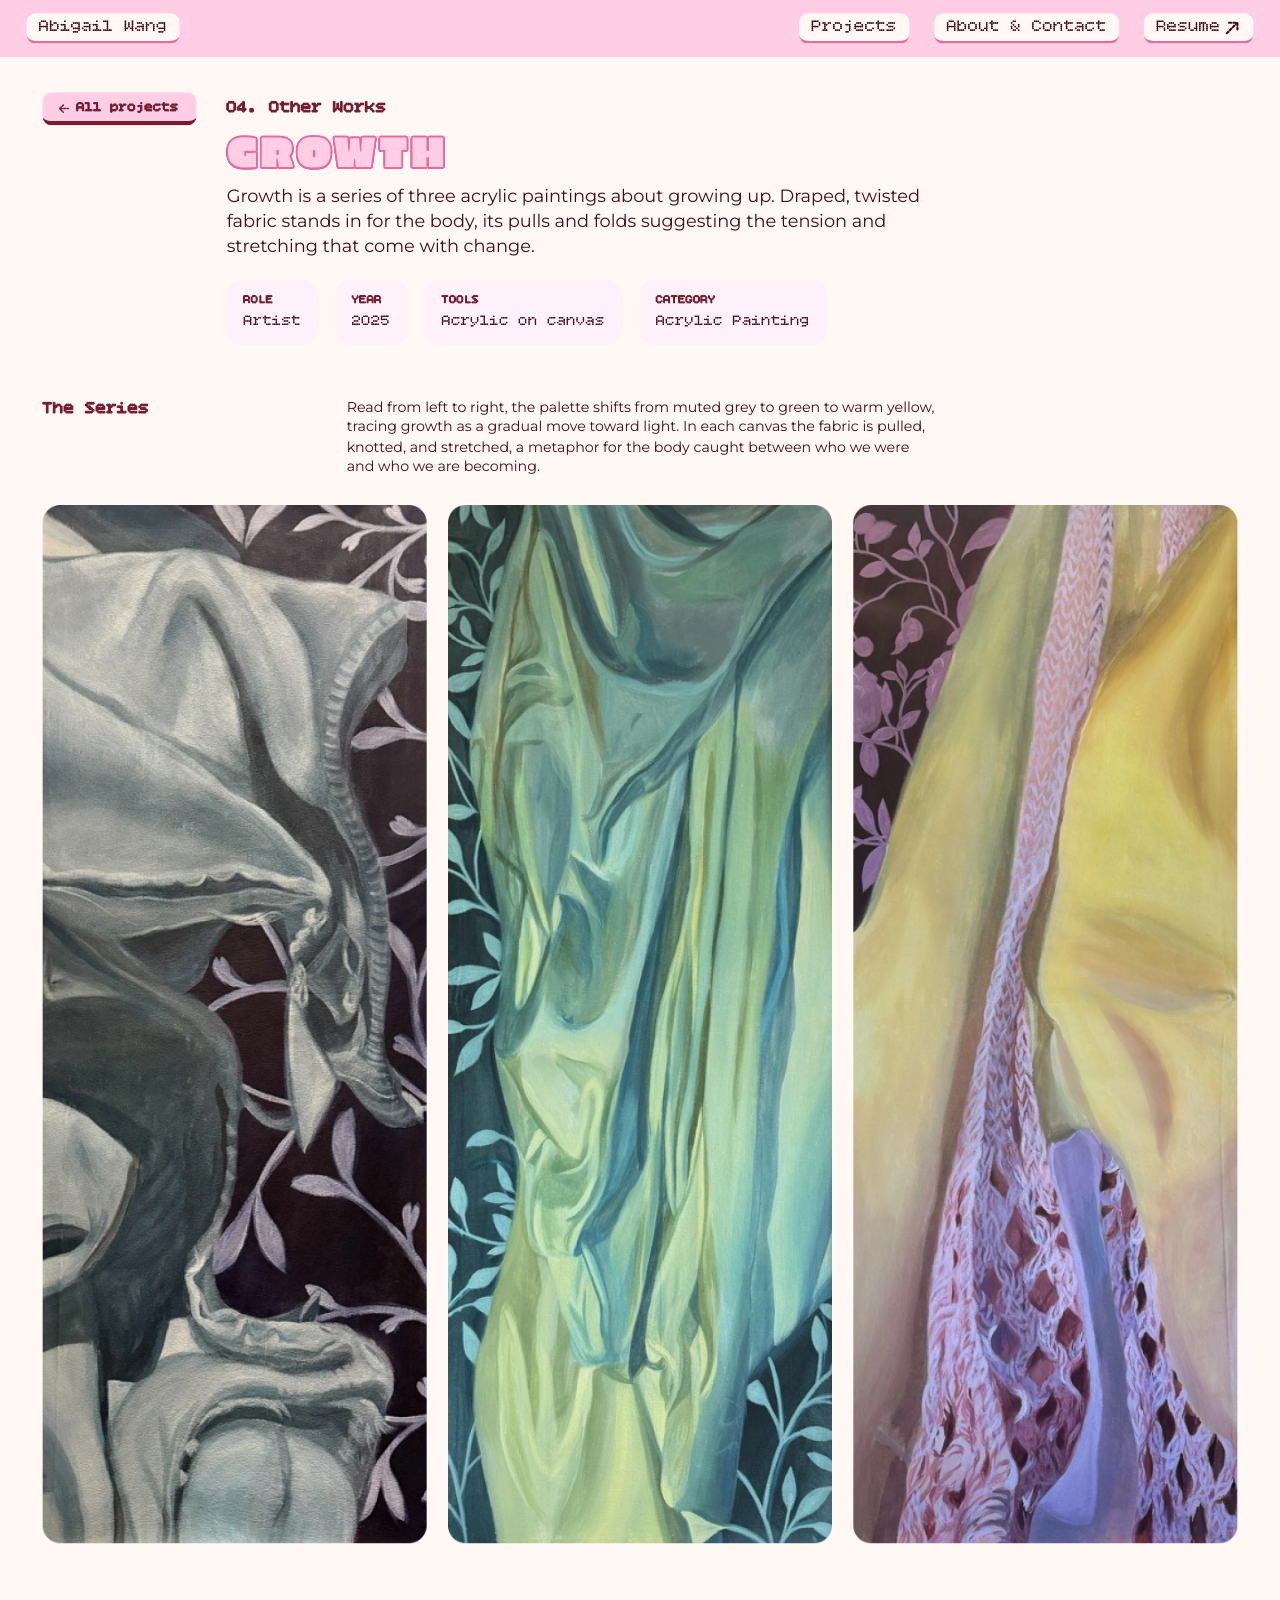
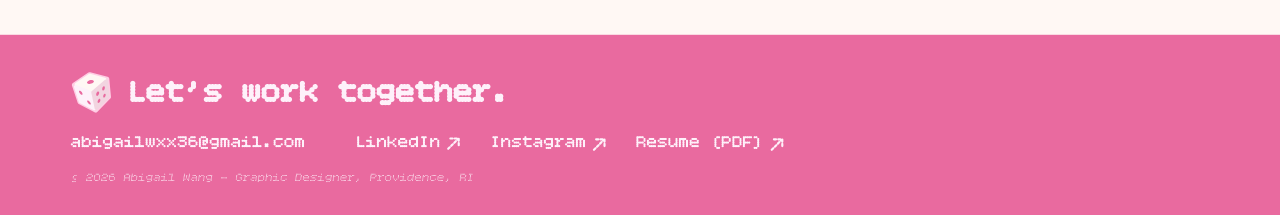
<file: growth.html>
<!doctype html>
<html lang="en">
<head>
<meta charset="utf-8">
<meta name="viewport" content="width=device-width, initial-scale=1">
<title>Growth — Abigail Wang</title>
<meta name="description" content="A series of three acrylic paintings about growing up.">
<meta property="og:title" content="Growth — Abigail Wang">
<meta property="og:description" content="A series of three acrylic paintings about growing up.">
<meta property="og:type" content="website">
<meta name="theme-color" content="#FFCDE4">
<link rel="icon" type="image/svg+xml" href="favicon.svg">
<link rel="preload" href="fonts/bitcount.woff2" as="font" type="font/woff2" crossorigin>
<link rel="preload" href="fonts/erica-one.woff2" as="font" type="font/woff2" crossorigin>
<link rel="stylesheet" href="site.css?v=edd0428d">
<script>document.documentElement.classList.add('js')</script>
</head>
<body data-page="growth.html">
<a class="skip" href="#main">Skip to content</a>
<header class="dnav" aria-label="Site"><div class="sv-wrap" data-h="64"><div class="stage" style="height:64px"><div class="e band" style="left:0px;top:0px;width:1440px;height:64px;background:#ffcde4"></div><div class="e g0" style="left:30px;top:15px;width:172px;height:34px;background:#fff8f4;border-radius:10px;border-style:solid;border-color:#e96a9f;border-width:0px 0px 3px 0px"></div><div class="e g0 t" style="left:44px;top:19px;width:144px;text-align:left;white-space:pre;font-family:'Bitcount',monospace;font-variation-settings:'CRSV' 0,'slnt' 0;font-weight:400;font-size:20.00px;color:#440c19;line-height:normal">Abigail Wang</div><div class="e g1" style="left:899px;top:15px;width:124px;height:34px;background:#fff8f4;border-radius:10px;border-style:solid;border-color:#e96a9f;border-width:0px 0px 3px 0px"></div><div class="e g1 t" style="left:913px;top:19px;width:96px;text-align:left;white-space:pre;font-family:'Bitcount',monospace;font-variation-settings:'CRSV' 0,'slnt' 0;font-weight:400;font-size:20.00px;color:#440c19;line-height:normal">Projects</div><div class="e g2" style="left:1051px;top:15px;width:208px;height:34px;background:#fff8f4;border-radius:10px;border-style:solid;border-color:#e96a9f;border-width:0px 0px 3px 0px"></div><div class="e g2 t" style="left:1065px;top:19px;width:180px;text-align:left;white-space:pre;font-family:'Bitcount',monospace;font-variation-settings:'CRSV' 0,'slnt' 0;font-weight:400;font-size:20.00px;color:#440c19;line-height:normal">About &amp; Contact</div><div class="e g3" style="left:1287px;top:15px;width:123px;height:34px;background:#fff8f4;border-radius:10px;border-style:solid;border-color:#e96a9f;border-width:0px 0px 3px 0px"></div><div class="e g3 t" style="left:1301px;top:19px;width:72px;text-align:left;white-space:pre;font-family:'Bitcount',monospace;font-variation-settings:'CRSV' 0,'slnt' 0;font-weight:400;font-size:20.00px;color:#440c19;line-height:normal">Resume</div><div class="e g3 sv" style="left:1379px;top:21.5px;width:17px;height:17px"><svg aria-hidden="true" preserveAspectRatio="none" width="17" height="17" viewBox="0 0 17 17" fill="none" xmlns="http://www.w3.org/2000/svg">
<path d="M1.21436 15.3405L11.6977 4.85718" stroke="#440C19" stroke-width="2.42857" stroke-linecap="round" stroke-linejoin="round" stroke-dasharray="2.43 2.43"/>
<path d="M3.64307 3.64282H13.0781V13.0778" stroke="#440C19" stroke-width="2.42857" stroke-linecap="round" stroke-linejoin="round" stroke-dasharray="2.43 2.43"/>
</svg></div><a class="hit k-btn" data-g="0" style="left:30px;top:15px;width:172px;height:34px" aria-label="Abigail Wang" href="index.html"></a><a class="hit k-btn" data-g="1" style="left:899px;top:15px;width:124px;height:34px" aria-label="Projects" href="projects.html"></a><a class="hit k-btn" data-g="2" style="left:1051px;top:15px;width:208px;height:34px" aria-label="About &amp; Contact" href="about.html"></a><a class="hit k-btn" data-g="3" style="left:1287px;top:15px;width:123px;height:34px" aria-label="Resume" data-cfg="resume" href="#" target="_blank" rel="noopener"></a></div></div></header>
<header class="mnav" aria-label="Site">
  <a class="mpill brand" href="index.html">Abigail Wang</a>
  <nav><a href="projects.html">Projects</a><a href="about.html">About</a><a href="#" data-cfg="resume" target="_blank" rel="noopener">Resume <span aria-hidden="true">↗</span></a></nav>
</header>
<main id="main">
<div class="sv-wrap main-stage" data-h="1978"><div class="stage" style="height:1978px"><div class="e g4" style="left:48px;top:40px;width:173px;height:37px;background:#ffcde4;border-radius:10px;border-style:solid;border-color:#751e31;border-width:0px 0px 5px 0px"></div><div class="e g4 t" style="left:86px;top:48px;width:116px;text-align:left;white-space:pre;font-family:'Bitcount',monospace;font-variation-settings:'CRSV' 0,'slnt' 0;font-weight:700;font-size:16.00px;color:#751e31;line-height:normal">All projects</div><div class="e g4 sv" style="left:63.7px;top:50.7px;width:14.7px;height:14.7px"><svg aria-hidden="true" preserveAspectRatio="none" width="15" height="15" viewBox="0 0 15 15" fill="none" xmlns="http://www.w3.org/2000/svg">
<g clip-path="url(#clip0_122_296_2)">
<path d="M13.4132 7.13356H4.37828" stroke="#751E31" stroke-width="1.9" stroke-linecap="round" stroke-linejoin="round" stroke-dasharray="1.9 1.9"/>
<path d="M7.32593 3.1394L3.2602 7.20513L7.32593 11.2708" stroke="#751E31" stroke-width="1.9" stroke-linecap="round" stroke-linejoin="round" stroke-dasharray="1.9 1.9"/>
</g>
<defs>
<clipPath id="clip0_122_296_2">
<rect width="10.36" height="10.36" fill="white" transform="matrix(-0.707107 0.707107 0.707107 0.707107 7.32568 0)"/>
</clipPath>
</defs>
</svg></div><div class="e t" style="left:255px;top:46px;width:180px;text-align:left;white-space:pre;font-family:'Bitcount',monospace;font-variation-settings:'CRSV' 0,'slnt' 0;font-weight:700;font-size:20.00px;color:#751e31;line-height:normal">04. Other Works</div><div class="e t" style="left:255px;top:86px;width:1012px;text-align:left;white-space:pre-wrap;font-family:'Erica One',sans-serif;font-weight:400;font-size:48.00px;color:#ffcde4;line-height:0.850;letter-spacing:0.080em;text-transform:uppercase;text-shadow:2.00px 0.00px 0 var(--ol,#e96a9f),1.93px 0.52px 0 var(--ol,#e96a9f),1.73px 1.00px 0 var(--ol,#e96a9f),1.41px 1.41px 0 var(--ol,#e96a9f),1.00px 1.73px 0 var(--ol,#e96a9f),0.52px 1.93px 0 var(--ol,#e96a9f),0.00px 2.00px 0 var(--ol,#e96a9f),-0.52px 1.93px 0 var(--ol,#e96a9f),-1.00px 1.73px 0 var(--ol,#e96a9f),-1.41px 1.41px 0 var(--ol,#e96a9f),-1.73px 1.00px 0 var(--ol,#e96a9f),-1.93px 0.52px 0 var(--ol,#e96a9f),-2.00px 0.00px 0 var(--ol,#e96a9f),-1.93px -0.52px 0 var(--ol,#e96a9f),-1.73px -1.00px 0 var(--ol,#e96a9f),-1.41px -1.41px 0 var(--ol,#e96a9f),-1.00px -1.73px 0 var(--ol,#e96a9f),-0.52px -1.93px 0 var(--ol,#e96a9f),-0.00px -2.00px 0 var(--ol,#e96a9f),0.52px -1.93px 0 var(--ol,#e96a9f),1.00px -1.73px 0 var(--ol,#e96a9f),1.41px -1.41px 0 var(--ol,#e96a9f),1.73px -1.00px 0 var(--ol,#e96a9f),1.93px -0.52px 0 var(--ol,#e96a9f)">Growth</div><div class="e t" style="left:255px;top:143px;width:819.72px;text-align:left;white-space:pre-wrap;font-family:'Montserrat',sans-serif;font-weight:400;font-size:20.00px;color:#440c19;line-height:1.400">Growth is a series of three acrylic paintings about growing up. Draped, twisted fabric stands in for the body, its pulls and folds suggesting the tension and stretching that come with change.</div><div class="e" style="left:255px;top:251px;width:103px;height:73px;background:#fef1fa;border-radius:16px"></div><div class="e t" style="left:274px;top:266px;width:34px;text-align:left;white-space:pre;font-family:'Bitcount',monospace;font-variation-settings:'CRSV' 0,'slnt' 0;font-weight:700;font-size:14.00px;color:#751e31;line-height:normal">ROLE</div><div class="e t" style="left:274px;top:287px;width:65px;text-align:left;white-space:pre;font-family:'Bitcount',monospace;font-variation-settings:'CRSV' 0,'slnt' 0;font-weight:400;font-size:18.00px;color:#440c19;line-height:normal">Artist</div><div class="e" style="left:377px;top:251px;width:82px;height:73px;background:#fef1fa;border-radius:16px"></div><div class="e t" style="left:396px;top:266px;width:34px;text-align:left;white-space:pre;font-family:'Bitcount',monospace;font-variation-settings:'CRSV' 0,'slnt' 0;font-weight:700;font-size:14.00px;color:#751e31;line-height:normal">YEAR</div><div class="e t" style="left:396px;top:287px;width:44px;text-align:left;white-space:pre;font-family:'Bitcount',monospace;font-variation-settings:'CRSV' 0,'slnt' 0;font-weight:400;font-size:18.00px;color:#440c19;line-height:normal">2025</div><div class="e" style="left:478px;top:251px;width:222px;height:73px;background:#fef1fa;border-radius:16px"></div><div class="e t" style="left:497px;top:266px;width:42px;text-align:left;white-space:pre;font-family:'Bitcount',monospace;font-variation-settings:'CRSV' 0,'slnt' 0;font-weight:700;font-size:14.00px;color:#751e31;line-height:normal">TOOLS</div><div class="e t" style="left:497px;top:287px;width:184px;text-align:left;white-space:pre;font-family:'Bitcount',monospace;font-variation-settings:'CRSV' 0,'slnt' 0;font-weight:400;font-size:18.00px;color:#440c19;line-height:normal">Acrylic on canvas</div><div class="e" style="left:719px;top:251px;width:211px;height:73px;background:#fef1fa;border-radius:16px"></div><div class="e t" style="left:738px;top:266px;width:68px;text-align:left;white-space:pre;font-family:'Bitcount',monospace;font-variation-settings:'CRSV' 0,'slnt' 0;font-weight:700;font-size:14.00px;color:#751e31;line-height:normal">CATEGORY</div><div class="e t" style="left:738px;top:287px;width:173px;text-align:left;white-space:pre;font-family:'Bitcount',monospace;font-variation-settings:'CRSV' 0,'slnt' 0;font-weight:400;font-size:18.00px;color:#440c19;line-height:normal">Acrylic Painting</div><div class="e band rv" style="left:0px;top:1775px;width:1440px;height:203px;background:#e96a9f"></div><div class="e rv sv" style="left:80px;top:1815px;width:48px;height:50px"><svg aria-hidden="true" preserveAspectRatio="none" width="48" height="50" viewBox="0 0 48 50" fill="none" xmlns="http://www.w3.org/2000/svg">
<path d="M1.00199 17.3062C0.822332 16.7681 0.823596 16.186 1.00559 15.6487C1.18758 15.1114 1.54031 14.6483 2.00999 14.3302L19.406 2.54217C19.7106 2.33534 20.0557 2.19558 20.4185 2.13214C20.7812 2.0687 21.1532 2.08303 21.51 2.17417L40.976 7.15217C41.4947 7.2849 41.9599 7.57455 42.3078 7.98156C42.6558 8.38857 42.8696 8.89309 42.92 9.42617L44.844 29.6822C44.8797 30.0581 44.833 30.4373 44.7073 30.7934C44.5816 31.1495 44.3798 31.474 44.116 31.7442L29.406 46.8082C29.0142 47.2088 28.5036 47.4722 27.95 47.559C27.3964 47.6459 26.8296 47.5516 26.334 47.2902L8.64799 37.9582C8.05511 37.6456 7.60586 37.1161 7.39399 36.4802L1.00199 17.3062Z" fill="#FFCDE4"/>
<path d="M19.8461 4.09797C20.0832 3.93537 20.3527 3.82583 20.6361 3.77682C20.9194 3.72781 21.21 3.74048 21.4881 3.81397L38.2261 8.21997C38.5827 8.31376 38.9064 8.50432 39.1616 8.77059C39.4167 9.03686 39.5932 9.36847 39.6716 9.72879C39.7501 10.0891 39.7274 10.4641 39.606 10.8123C39.4847 11.1605 39.2694 11.4684 38.9841 11.702L24.0361 23.948C23.7636 24.1713 23.437 24.3186 23.0893 24.3752C22.7417 24.4317 22.3852 24.3954 22.0561 24.27L5.30206 17.882C4.96113 17.7519 4.66229 17.531 4.43791 17.2432C4.21353 16.9554 4.07216 16.6118 4.02911 16.2494C3.98605 15.887 4.04296 15.5198 4.19366 15.1875C4.34436 14.8551 4.58311 14.5703 4.88406 14.364L19.8461 4.09797Z" fill="#FFF8F4"/>
<path d="M19.1556 15.0466C20.7686 15.556 23.2457 15.0983 24.6885 14.0243C26.1313 12.9503 25.9933 11.6667 24.3803 11.1572C22.7673 10.6478 20.2901 11.1055 18.8474 12.1795C17.4046 13.2535 17.5426 14.5371 19.1556 15.0466Z" fill="#E96A9F"/>
<path d="M3.24802 19.0942C3.12934 18.7318 3.11672 18.3431 3.21165 17.9738C3.30658 17.6045 3.5051 17.27 3.78381 17.0098C4.06252 16.7496 4.40981 16.5745 4.78475 16.5051C5.15969 16.4357 5.54665 16.4749 5.90002 16.6182L22.516 23.3442C22.8144 23.4647 23.0793 23.6555 23.2882 23.9002C23.4971 24.145 23.6439 24.4366 23.716 24.7502L27.806 42.5402C27.892 42.9125 27.8695 43.3018 27.7411 43.6617C27.6128 44.0217 27.384 44.3373 27.0818 44.5713C26.7796 44.8053 26.4168 44.9478 26.0361 44.982C25.6555 45.0162 25.273 44.9406 24.934 44.7642L9.64202 36.8162C9.17752 36.5744 8.82637 36.16 8.66402 35.6622L3.24802 19.0942Z" fill="#FEF1FA"/>
<path d="M11.5248 27.4097C12.5572 27.8643 13.1 27.2631 12.7373 26.067C12.3745 24.871 11.2436 23.5329 10.2113 23.0784C9.17891 22.6238 8.6361 23.225 8.99884 24.4211C9.36158 25.6171 10.4925 26.9552 11.5248 27.4097Z" fill="#E96A9F"/>
<path d="M20.6366 38.1987C21.7465 38.7441 22.4123 38.287 22.1236 37.1776C21.835 36.0683 20.7012 34.7269 19.5912 34.1814C18.4813 33.636 17.8156 34.0931 18.1042 35.2025C18.3929 36.3118 19.5267 37.6532 20.6366 38.1987Z" fill="#E96A9F"/>
<path d="M22.732 25.0821C22.6581 24.7295 22.6808 24.3635 22.7976 24.0228C22.9145 23.682 23.1213 23.3791 23.396 23.1461L38.134 10.6441C38.4119 10.4088 38.7487 10.2539 39.1081 10.1959C39.4676 10.138 39.836 10.1792 40.1738 10.3153C40.5115 10.4513 40.8057 10.6769 41.0246 10.9679C41.2435 11.2588 41.3789 11.6039 41.416 11.9661L43.198 29.4121C43.2277 29.7054 43.1922 30.0017 43.094 30.2797C42.9958 30.5577 42.8374 30.8105 42.63 31.0201L29.856 43.9501C29.602 44.2077 29.2829 44.3916 28.9326 44.4822C28.5823 44.5728 28.214 44.5666 27.8669 44.4644C27.5199 44.3622 27.207 44.1678 26.9617 43.9018C26.7164 43.6358 26.5479 43.3083 26.474 42.9541L22.732 25.0821Z" fill="#F2D4E0"/>
<path d="M30.2635 28.303C31.1714 27.4901 31.7437 25.9032 31.5417 24.7583C31.3398 23.6135 30.4401 23.3443 29.5323 24.1572C28.6244 24.97 28.0521 26.557 28.2541 27.7018C28.456 28.8466 29.3557 29.1158 30.2635 28.303Z" fill="#E96A9F"/>
<path d="M36.7252 22.3941C37.5417 21.6631 38.0875 20.1553 37.9443 19.0263C37.8011 17.8974 37.0232 17.5748 36.2067 18.3058C35.3902 19.0368 34.8444 20.5446 34.9875 21.6736C35.1307 22.8025 35.9087 23.1251 36.7252 22.3941Z" fill="#E96A9F"/>
<path d="M31.6779 36.324C32.5253 35.501 33.0663 34.0064 32.8863 32.9859C32.7063 31.9654 31.8734 31.8053 31.026 32.6284C30.1786 33.4514 29.6376 34.946 29.8176 35.9665C29.9976 36.987 30.8305 37.1471 31.6779 36.324Z" fill="#E96A9F"/>
<path d="M37.7325 30.339C38.499 29.5945 39.0163 28.1704 38.8879 27.1582C38.7595 26.1459 38.034 25.9289 37.2675 26.6734C36.501 27.4179 35.9837 28.842 36.1121 29.8543C36.2405 30.8665 36.966 31.0835 37.7325 30.339Z" fill="#E96A9F"/>
</svg></div><div class="e rv t" style="left:144px;top:1819px;width:432px;text-align:left;white-space:pre;font-family:'Bitcount',monospace;font-variation-settings:'CRSV' 0,'slnt' 0;font-weight:700;font-size:36.00px;color:#fef1fa;line-height:normal">Let’s work together.</div><div class="e g5 rv t" style="left:80px;top:1885px;width:264px;text-align:left;white-space:pre;font-family:'Bitcount',monospace;font-variation-settings:'CRSV' 0,'slnt' 0;font-weight:500;font-size:20.00px;color:#fef1fa;line-height:normal">abigailwxx36@gmail.com</div><div class="e g6 rv t" style="left:400px;top:1885px;width:96px;text-align:left;white-space:pre;font-family:'Bitcount',monospace;font-variation-settings:'CRSV' 0,'slnt' 0;font-weight:500;font-size:20.00px;color:#fef1fa;line-height:normal">LinkedIn</div><div class="e g6 rv sv" style="left:503px;top:1887.5px;width:17px;height:17px"><svg aria-hidden="true" preserveAspectRatio="none" width="17" height="17" viewBox="0 0 17 17" fill="none" xmlns="http://www.w3.org/2000/svg">
<path d="M1.21436 15.3408L11.6977 4.85742" stroke="#FEF1FA" stroke-width="2.42857" stroke-linecap="round" stroke-linejoin="round" stroke-dasharray="2.43 2.43"/>
<path d="M3.64282 3.64307H13.0778V13.0781" stroke="#FEF1FA" stroke-width="2.42857" stroke-linecap="round" stroke-linejoin="round" stroke-dasharray="2.43 2.43"/>
</svg></div><div class="e g7 rv t" style="left:552px;top:1885px;width:108px;text-align:left;white-space:pre;font-family:'Bitcount',monospace;font-variation-settings:'CRSV' 0,'slnt' 0;font-weight:500;font-size:20.00px;color:#fef1fa;line-height:normal">Instagram</div><div class="e g7 rv sv" style="left:667px;top:1888.5px;width:17px;height:17px"><svg aria-hidden="true" preserveAspectRatio="none" width="17" height="17" viewBox="0 0 17 17" fill="none" xmlns="http://www.w3.org/2000/svg">
<path d="M1.21436 15.3408L11.6977 4.85742" stroke="#FEF1FA" stroke-width="2.42857" stroke-linecap="round" stroke-linejoin="round" stroke-dasharray="2.43 2.43"/>
<path d="M3.64282 3.64307H13.0778V13.0781" stroke="#FEF1FA" stroke-width="2.42857" stroke-linecap="round" stroke-linejoin="round" stroke-dasharray="2.43 2.43"/>
</svg></div><div class="e g8 rv t" style="left:716px;top:1885px;width:144px;text-align:left;white-space:pre;font-family:'Bitcount',monospace;font-variation-settings:'CRSV' 0,'slnt' 0;font-weight:500;font-size:20.00px;color:#fef1fa;line-height:normal">Resume (PDF)</div><div class="e g8 rv sv" style="left:867px;top:1888.5px;width:17px;height:17px"><svg aria-hidden="true" preserveAspectRatio="none" width="17" height="17" viewBox="0 0 17 17" fill="none" xmlns="http://www.w3.org/2000/svg">
<path d="M1.21436 15.3408L11.6977 4.85742" stroke="#FEF1FA" stroke-width="2.42857" stroke-linecap="round" stroke-linejoin="round" stroke-dasharray="2.43 2.43"/>
<path d="M3.64282 3.64307H13.0778V13.0781" stroke="#FEF1FA" stroke-width="2.42857" stroke-linecap="round" stroke-linejoin="round" stroke-dasharray="2.43 2.43"/>
</svg></div><div class="e rv t" style="left:80px;top:1929px;width:454px;text-align:left;white-space:pre;font-family:'Bitcount',monospace;font-variation-settings:'CRSV' 0,'slnt' -8;font-weight:300;font-size:14.00px;color:#fef1fa;line-height:normal">© 2026 Abigail Wang — Graphic Designer, Providence, RI</div><div class="e t" style="left:48px;top:384px;width:322px;text-align:left;white-space:pre-wrap;font-family:'Bitcount',monospace;font-variation-settings:'CRSV' 0,'slnt' 0;font-weight:700;font-size:20.00px;color:#751e31;line-height:normal">The Series</div><div class="e t" style="left:390px;top:384px;width:667.92px;text-align:left;white-space:pre-wrap;font-family:'Montserrat',sans-serif;font-weight:400;font-size:16.00px;color:#440c19;line-height:1.400">Read from left to right, the palette shifts from muted grey to green to warm yellow, tracing growth as a gradual move toward light. In each canvas the fabric is pulled, knotted, and stretched, a metaphor for the body caught between who we were and who we are becoming.</div><div class="e im" style="left:48px;top:504px;width:432px;height:1168px"><img class="" src="img/i209-352.webp" alt="" width="864" height="2336" decoding="async"></div><div class="e im" style="left:504px;top:504px;width:432px;height:1168px"><img class="" src="img/i209-351.webp" alt="" width="864" height="2336" decoding="async"></div><div class="e im" style="left:960px;top:504px;width:432px;height:1168px"><img class="" src="img/i209-350.webp" alt="" width="864" height="2336" decoding="async"></div><a class="hit k-btn" data-g="4" style="left:48px;top:40px;width:173px;height:37px" aria-label="All projects" href="projects.html#all"></a><a class="hit k-txt" data-g="5" style="left:74px;top:1884px;width:274px;height:26px" aria-label="abigailwxx36@gmail.com" href="mailto:abigailwxx36@gmail.com"></a><a class="hit k-txt" data-g="6" style="left:396px;top:1881.5px;width:130px;height:29px" aria-label="LinkedIn" data-cfg="linkedin" href="#" target="_blank" rel="noopener"></a><a class="hit k-txt" data-g="7" style="left:548px;top:1882.5px;width:142px;height:29px" aria-label="Instagram" data-cfg="instagram" href="#" target="_blank" rel="noopener"></a><a class="hit k-txt" data-g="8" style="left:710px;top:1882.5px;width:180px;height:29px" aria-label="Resume (PDF)" data-cfg="resume" href="#" target="_blank" rel="noopener"></a></div></div>
<div class="flow"><div class="m-wrap"><header class="m-head"><div class="m-back"><a class="mbtn sm k-btn" data-g="4" aria-label="All projects" href="projects.html#all"><svg aria-hidden="true" preserveAspectRatio="none" width="15" height="15" viewBox="0 0 15 15" fill="none" xmlns="http://www.w3.org/2000/svg">
<g clip-path="url(#clip0_122_296_7)">
<path d="M13.4132 7.13356H4.37828" stroke="#751E31" stroke-width="1.9" stroke-linecap="round" stroke-linejoin="round" stroke-dasharray="1.9 1.9"/>
<path d="M7.32593 3.1394L3.2602 7.20513L7.32593 11.2708" stroke="#751E31" stroke-width="1.9" stroke-linecap="round" stroke-linejoin="round" stroke-dasharray="1.9 1.9"/>
</g>
<defs>
<clipPath id="clip0_122_296_7">
<rect width="10.36" height="10.36" fill="white" transform="matrix(-0.707107 0.707107 0.707107 0.707107 7.32568 0)"/>
</clipPath>
</defs>
</svg><span>All projects</span></a></div><p class="m-cats"><span>04. Other Works</span></p><h1 class="m-title">Growth</h1><p class="m-lead">Growth is a series of three acrylic paintings about growing up. Draped, twisted fabric stands in for the body, its pulls and folds suggesting the tension and stretching that come with change.</p><dl class="m-meta"><div class="m-mc"><dt>ROLE</dt><dd>Artist</dd></div><div class="m-mc"><dt>YEAR</dt><dd>2025</dd></div><div class="m-mc wide"><dt>TOOLS</dt><dd>Acrylic on canvas</dd></div><div class="m-mc wide"><dt>CATEGORY</dt><dd>Acrylic Painting</dd></div></dl></header><section class="m-sec"><h2 class="m-h rv">The Series</h2><p class="m-body rv">Read from left to right, the palette shifts from muted grey to green to warm yellow, tracing growth as a gradual move toward light. In each canvas the fabric is pulled, knotted, and stretched, a metaphor for the body caught between who we were and who we are becoming.</p><div class="m-media"><div class="m-row rv c3"><div class="m-im" style="aspect-ratio:0.3699"><img class="" src="img/i209-352.webp" alt="" width="864" height="2336" loading="lazy" decoding="async"></div><div class="m-im" style="aspect-ratio:0.3699"><img class="" src="img/i209-351.webp" alt="" width="864" height="2336" loading="lazy" decoding="async"></div><div class="m-im" style="aspect-ratio:0.3699"><img class="" src="img/i209-350.webp" alt="" width="864" height="2336" loading="lazy" decoding="async"></div></div></div></section></div><footer class="m-foot"><div class="m-wrap"><p class="m-foot-h"><svg aria-hidden="true" preserveAspectRatio="none" width="48" height="50" viewBox="0 0 48 50" fill="none" xmlns="http://www.w3.org/2000/svg">
<path d="M1.00199 17.3062C0.822332 16.7681 0.823596 16.186 1.00559 15.6487C1.18758 15.1114 1.54031 14.6483 2.00999 14.3302L19.406 2.54217C19.7106 2.33534 20.0557 2.19558 20.4185 2.13214C20.7812 2.0687 21.1532 2.08303 21.51 2.17417L40.976 7.15217C41.4947 7.2849 41.9599 7.57455 42.3078 7.98156C42.6558 8.38857 42.8696 8.89309 42.92 9.42617L44.844 29.6822C44.8797 30.0581 44.833 30.4373 44.7073 30.7934C44.5816 31.1495 44.3798 31.474 44.116 31.7442L29.406 46.8082C29.0142 47.2088 28.5036 47.4722 27.95 47.559C27.3964 47.6459 26.8296 47.5516 26.334 47.2902L8.64799 37.9582C8.05511 37.6456 7.60586 37.1161 7.39399 36.4802L1.00199 17.3062Z" fill="#FFCDE4"/>
<path d="M19.8461 4.09797C20.0832 3.93537 20.3527 3.82583 20.6361 3.77682C20.9194 3.72781 21.21 3.74048 21.4881 3.81397L38.2261 8.21997C38.5827 8.31376 38.9064 8.50432 39.1616 8.77059C39.4167 9.03686 39.5932 9.36847 39.6716 9.72879C39.7501 10.0891 39.7274 10.4641 39.606 10.8123C39.4847 11.1605 39.2694 11.4684 38.9841 11.702L24.0361 23.948C23.7636 24.1713 23.437 24.3186 23.0893 24.3752C22.7417 24.4317 22.3852 24.3954 22.0561 24.27L5.30206 17.882C4.96113 17.7519 4.66229 17.531 4.43791 17.2432C4.21353 16.9554 4.07216 16.6118 4.02911 16.2494C3.98605 15.887 4.04296 15.5198 4.19366 15.1875C4.34436 14.8551 4.58311 14.5703 4.88406 14.364L19.8461 4.09797Z" fill="#FFF8F4"/>
<path d="M19.1556 15.0466C20.7686 15.556 23.2457 15.0983 24.6885 14.0243C26.1313 12.9503 25.9933 11.6667 24.3803 11.1572C22.7673 10.6478 20.2901 11.1055 18.8474 12.1795C17.4046 13.2535 17.5426 14.5371 19.1556 15.0466Z" fill="#E96A9F"/>
<path d="M3.24802 19.0942C3.12934 18.7318 3.11672 18.3431 3.21165 17.9738C3.30658 17.6045 3.5051 17.27 3.78381 17.0098C4.06252 16.7496 4.40981 16.5745 4.78475 16.5051C5.15969 16.4357 5.54665 16.4749 5.90002 16.6182L22.516 23.3442C22.8144 23.4647 23.0793 23.6555 23.2882 23.9002C23.4971 24.145 23.6439 24.4366 23.716 24.7502L27.806 42.5402C27.892 42.9125 27.8695 43.3018 27.7411 43.6617C27.6128 44.0217 27.384 44.3373 27.0818 44.5713C26.7796 44.8053 26.4168 44.9478 26.0361 44.982C25.6555 45.0162 25.273 44.9406 24.934 44.7642L9.64202 36.8162C9.17752 36.5744 8.82637 36.16 8.66402 35.6622L3.24802 19.0942Z" fill="#FEF1FA"/>
<path d="M11.5248 27.4097C12.5572 27.8643 13.1 27.2631 12.7373 26.067C12.3745 24.871 11.2436 23.5329 10.2113 23.0784C9.17891 22.6238 8.6361 23.225 8.99884 24.4211C9.36158 25.6171 10.4925 26.9552 11.5248 27.4097Z" fill="#E96A9F"/>
<path d="M20.6366 38.1987C21.7465 38.7441 22.4123 38.287 22.1236 37.1776C21.835 36.0683 20.7012 34.7269 19.5912 34.1814C18.4813 33.636 17.8156 34.0931 18.1042 35.2025C18.3929 36.3118 19.5267 37.6532 20.6366 38.1987Z" fill="#E96A9F"/>
<path d="M22.732 25.0821C22.6581 24.7295 22.6808 24.3635 22.7976 24.0228C22.9145 23.682 23.1213 23.3791 23.396 23.1461L38.134 10.6441C38.4119 10.4088 38.7487 10.2539 39.1081 10.1959C39.4676 10.138 39.836 10.1792 40.1738 10.3153C40.5115 10.4513 40.8057 10.6769 41.0246 10.9679C41.2435 11.2588 41.3789 11.6039 41.416 11.9661L43.198 29.4121C43.2277 29.7054 43.1922 30.0017 43.094 30.2797C42.9958 30.5577 42.8374 30.8105 42.63 31.0201L29.856 43.9501C29.602 44.2077 29.2829 44.3916 28.9326 44.4822C28.5823 44.5728 28.214 44.5666 27.8669 44.4644C27.5199 44.3622 27.207 44.1678 26.9617 43.9018C26.7164 43.6358 26.5479 43.3083 26.474 42.9541L22.732 25.0821Z" fill="#F2D4E0"/>
<path d="M30.2635 28.303C31.1714 27.4901 31.7437 25.9032 31.5417 24.7583C31.3398 23.6135 30.4401 23.3443 29.5323 24.1572C28.6244 24.97 28.0521 26.557 28.2541 27.7018C28.456 28.8466 29.3557 29.1158 30.2635 28.303Z" fill="#E96A9F"/>
<path d="M36.7252 22.3941C37.5417 21.6631 38.0875 20.1553 37.9443 19.0263C37.8011 17.8974 37.0232 17.5748 36.2067 18.3058C35.3902 19.0368 34.8444 20.5446 34.9875 21.6736C35.1307 22.8025 35.9087 23.1251 36.7252 22.3941Z" fill="#E96A9F"/>
<path d="M31.6779 36.324C32.5253 35.501 33.0663 34.0064 32.8863 32.9859C32.7063 31.9654 31.8734 31.8053 31.026 32.6284C30.1786 33.4514 29.6376 34.946 29.8176 35.9665C29.9976 36.987 30.8305 37.1471 31.6779 36.324Z" fill="#E96A9F"/>
<path d="M37.7325 30.339C38.499 29.5945 39.0163 28.1704 38.8879 27.1582C38.7595 26.1459 38.034 25.9289 37.2675 26.6734C36.501 27.4179 35.9837 28.842 36.1121 29.8543C36.2405 30.8665 36.966 31.0835 37.7325 30.339Z" fill="#E96A9F"/>
</svg><span>Let’s work together.</span></p><div class="m-foot-mail"><a class="m-flink k-txt" data-g="5" aria-label="abigailwxx36@gmail.com" href="mailto:abigailwxx36@gmail.com"><span>abigailwxx36@gmail.com</span></a></div><div class="m-foot-links"><a class="m-flink k-txt" data-g="6" aria-label="LinkedIn" data-cfg="linkedin" href="#" target="_blank" rel="noopener"><span>LinkedIn</span><svg aria-hidden="true" preserveAspectRatio="none" width="17" height="17" viewBox="0 0 17 17" fill="none" xmlns="http://www.w3.org/2000/svg">
<path d="M1.21436 15.3408L11.6977 4.85742" stroke="#FEF1FA" stroke-width="2.42857" stroke-linecap="round" stroke-linejoin="round" stroke-dasharray="2.43 2.43"/>
<path d="M3.64282 3.64307H13.0778V13.0781" stroke="#FEF1FA" stroke-width="2.42857" stroke-linecap="round" stroke-linejoin="round" stroke-dasharray="2.43 2.43"/>
</svg></a><a class="m-flink k-txt" data-g="7" aria-label="Instagram" data-cfg="instagram" href="#" target="_blank" rel="noopener"><span>Instagram</span><svg aria-hidden="true" preserveAspectRatio="none" width="17" height="17" viewBox="0 0 17 17" fill="none" xmlns="http://www.w3.org/2000/svg">
<path d="M1.21436 15.3408L11.6977 4.85742" stroke="#FEF1FA" stroke-width="2.42857" stroke-linecap="round" stroke-linejoin="round" stroke-dasharray="2.43 2.43"/>
<path d="M3.64282 3.64307H13.0778V13.0781" stroke="#FEF1FA" stroke-width="2.42857" stroke-linecap="round" stroke-linejoin="round" stroke-dasharray="2.43 2.43"/>
</svg></a><a class="m-flink k-txt" data-g="8" aria-label="Resume (PDF)" data-cfg="resume" href="#" target="_blank" rel="noopener"><span>Resume (PDF)</span><svg aria-hidden="true" preserveAspectRatio="none" width="17" height="17" viewBox="0 0 17 17" fill="none" xmlns="http://www.w3.org/2000/svg">
<path d="M1.21436 15.3408L11.6977 4.85742" stroke="#FEF1FA" stroke-width="2.42857" stroke-linecap="round" stroke-linejoin="round" stroke-dasharray="2.43 2.43"/>
<path d="M3.64282 3.64307H13.0778V13.0781" stroke="#FEF1FA" stroke-width="2.42857" stroke-linecap="round" stroke-linejoin="round" stroke-dasharray="2.43 2.43"/>
</svg></a></div><p class="m-copy">© 2026 Abigail Wang — Graphic Designer, Providence, RI</p></div></footer></div>
</main>
<script>window.CARD_CATS=[];</script>
<script src="site.js?v=f5d5d397"></script>
</body>
</html>
</file>
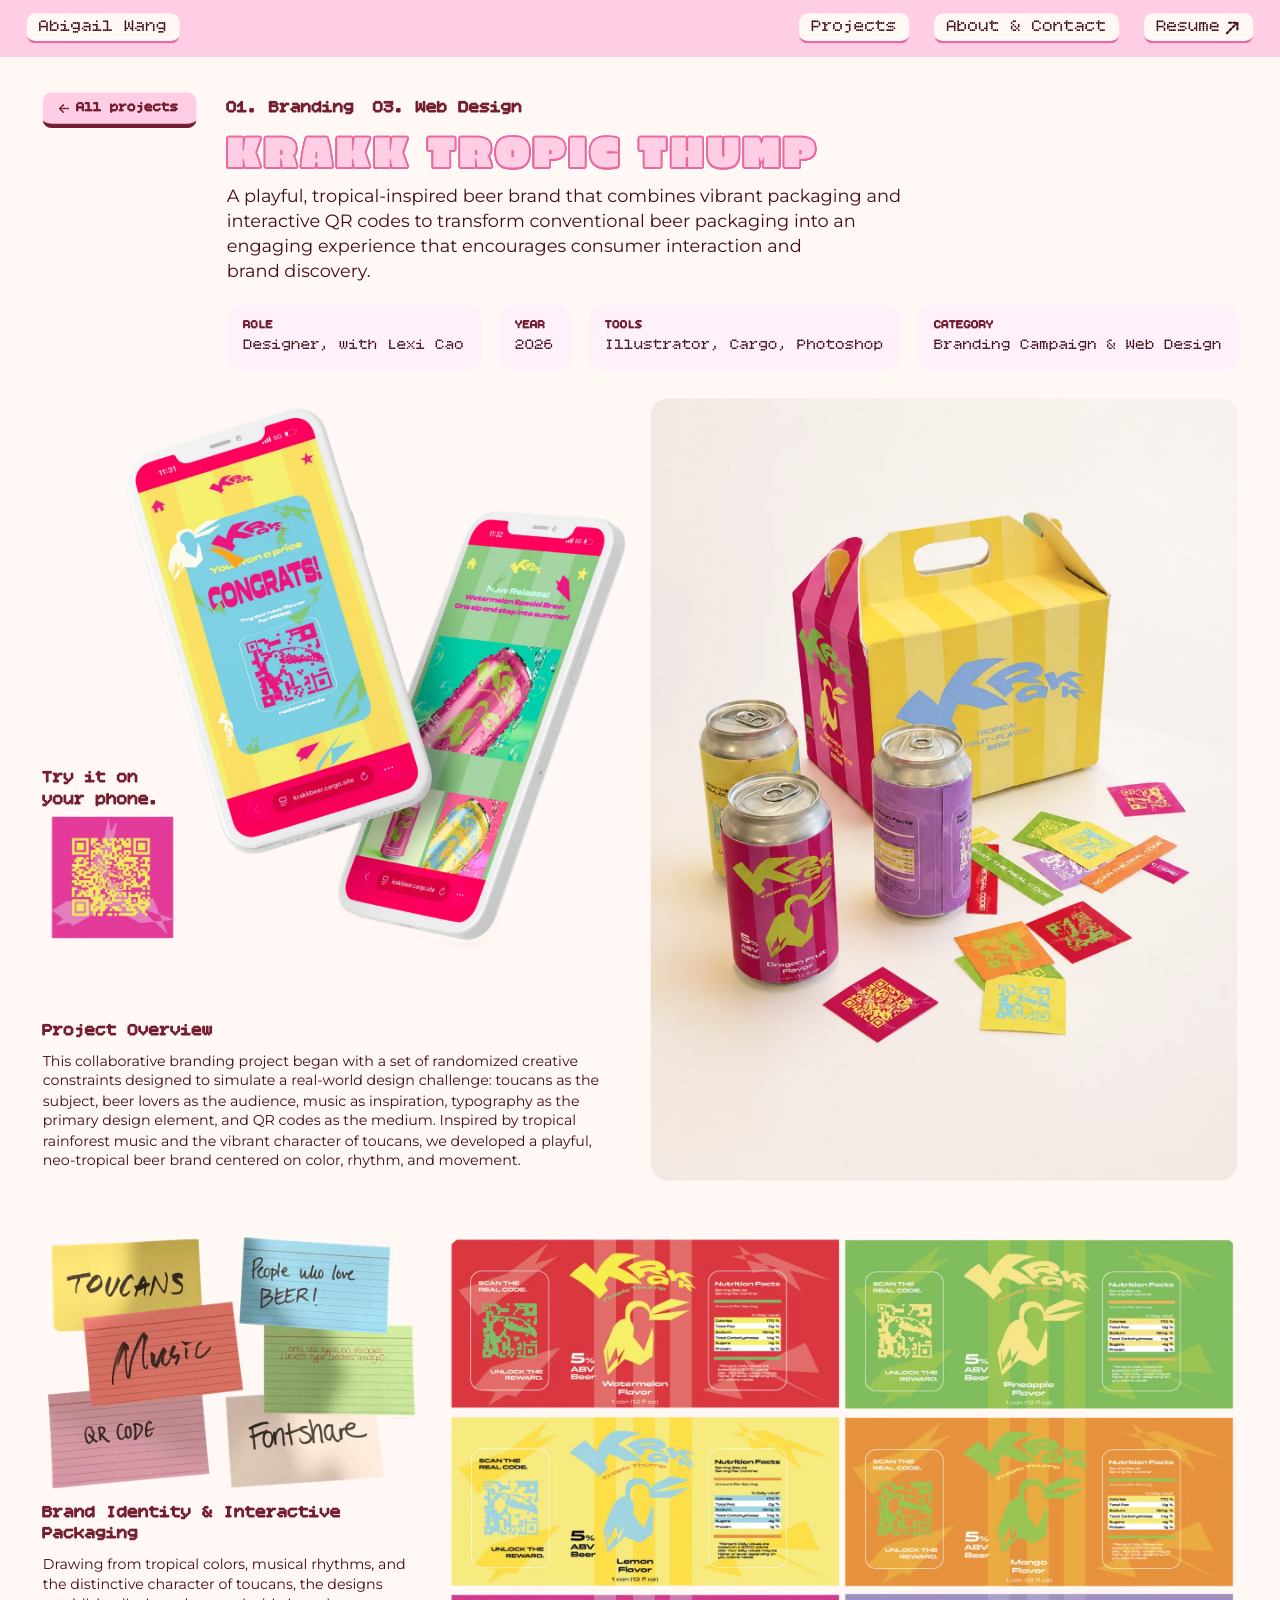
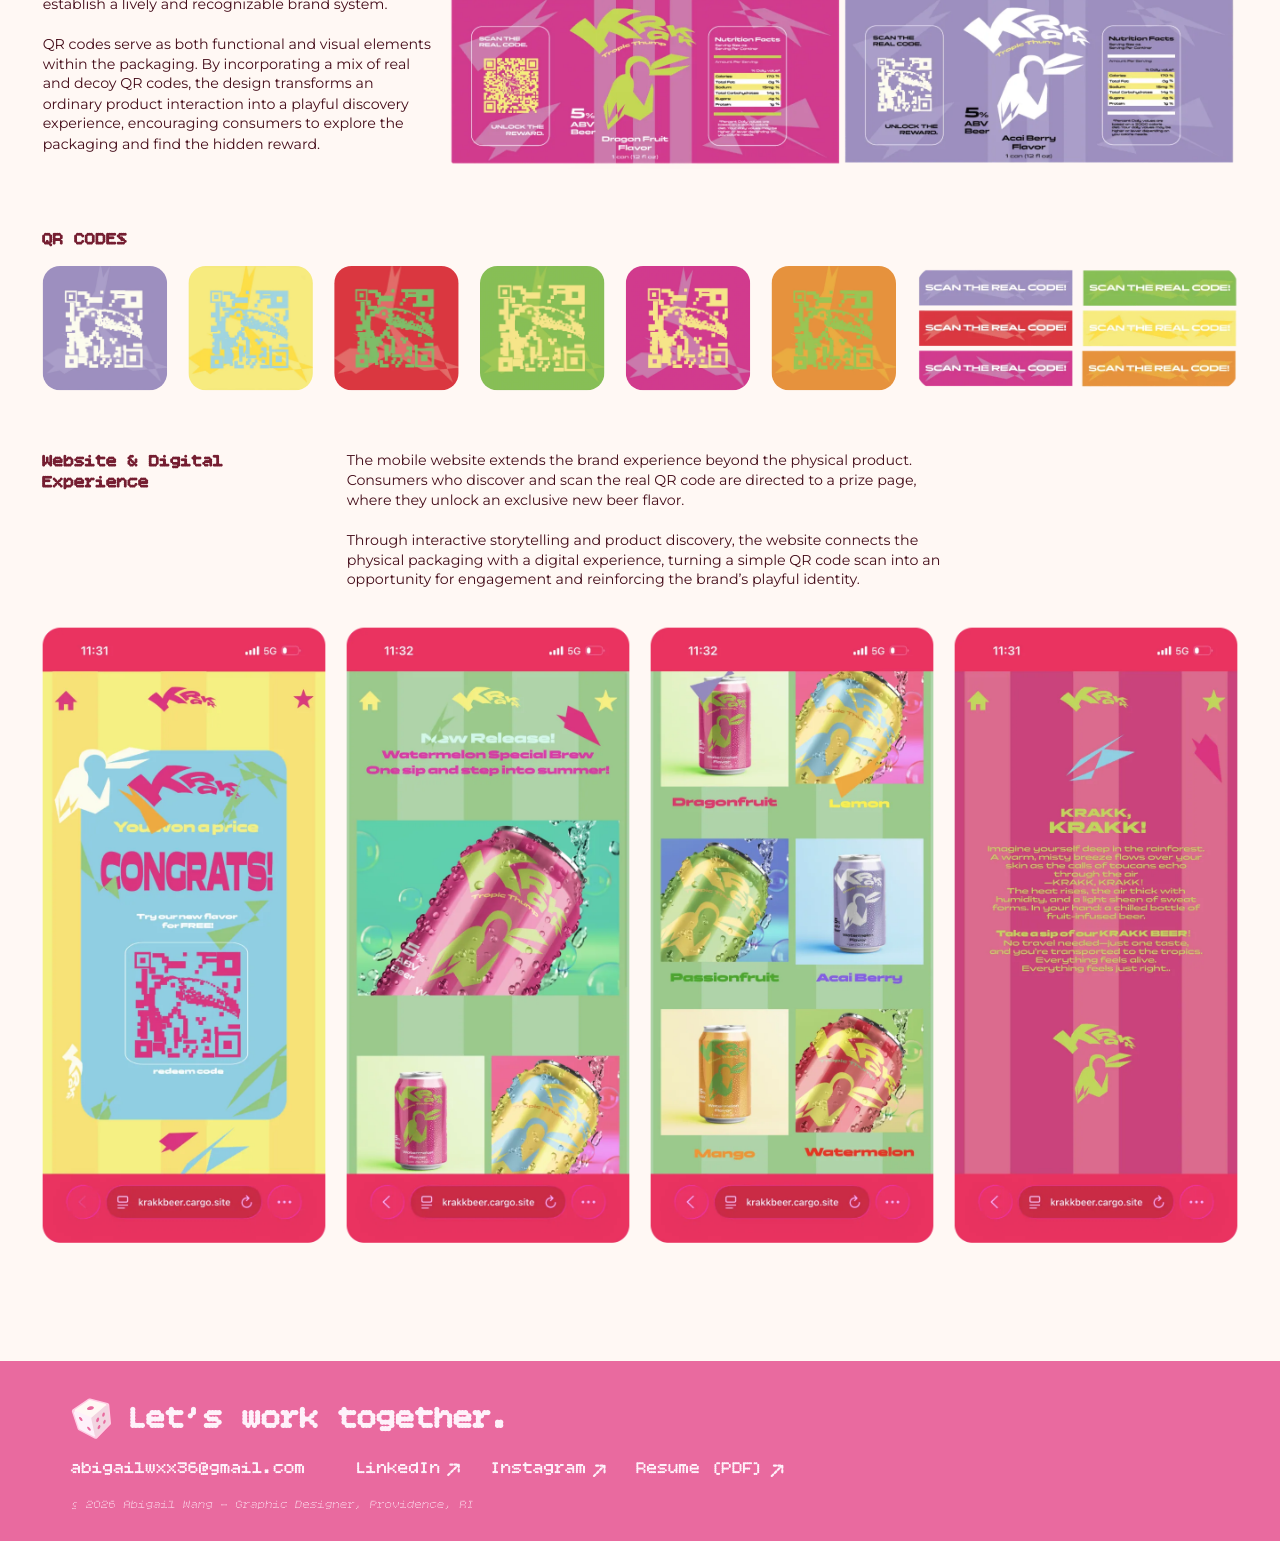
<file: krakk.html>
<!doctype html>
<html lang="en">
<head>
<meta charset="utf-8">
<meta name="viewport" content="width=device-width, initial-scale=1">
<title>KRAKK Tropic Thump — Abigail Wang</title>
<meta name="description" content="A tropical beer brand with interactive QR-code packaging and a mobile website.">
<meta property="og:title" content="KRAKK Tropic Thump — Abigail Wang">
<meta property="og:description" content="A tropical beer brand with interactive QR-code packaging and a mobile website.">
<meta property="og:type" content="website">
<meta name="theme-color" content="#FFCDE4">
<link rel="icon" type="image/svg+xml" href="favicon.svg">
<link rel="preload" href="fonts/bitcount.woff2" as="font" type="font/woff2" crossorigin>
<link rel="preload" href="fonts/erica-one.woff2" as="font" type="font/woff2" crossorigin>
<link rel="stylesheet" href="site.css?v=edd0428d">
<script>document.documentElement.classList.add('js')</script>
</head>
<body data-page="krakk.html">
<a class="skip" href="#main">Skip to content</a>
<header class="dnav" aria-label="Site"><div class="sv-wrap" data-h="64"><div class="stage" style="height:64px"><div class="e band" style="left:0px;top:0px;width:1440px;height:64px;background:#ffcde4"></div><div class="e g0" style="left:30px;top:15px;width:172px;height:34px;background:#fff8f4;border-radius:10px;border-style:solid;border-color:#e96a9f;border-width:0px 0px 3px 0px"></div><div class="e g0 t" style="left:44px;top:19px;width:144px;text-align:left;white-space:pre;font-family:'Bitcount',monospace;font-variation-settings:'CRSV' 0,'slnt' 0;font-weight:400;font-size:20.00px;color:#440c19;line-height:normal">Abigail Wang</div><div class="e g1" style="left:899px;top:15px;width:124px;height:34px;background:#fff8f4;border-radius:10px;border-style:solid;border-color:#e96a9f;border-width:0px 0px 3px 0px"></div><div class="e g1 t" style="left:913px;top:19px;width:96px;text-align:left;white-space:pre;font-family:'Bitcount',monospace;font-variation-settings:'CRSV' 0,'slnt' 0;font-weight:400;font-size:20.00px;color:#440c19;line-height:normal">Projects</div><div class="e g2" style="left:1051px;top:15px;width:208px;height:34px;background:#fff8f4;border-radius:10px;border-style:solid;border-color:#e96a9f;border-width:0px 0px 3px 0px"></div><div class="e g2 t" style="left:1065px;top:19px;width:180px;text-align:left;white-space:pre;font-family:'Bitcount',monospace;font-variation-settings:'CRSV' 0,'slnt' 0;font-weight:400;font-size:20.00px;color:#440c19;line-height:normal">About &amp; Contact</div><div class="e g3" style="left:1287px;top:15px;width:123px;height:34px;background:#fff8f4;border-radius:10px;border-style:solid;border-color:#e96a9f;border-width:0px 0px 3px 0px"></div><div class="e g3 t" style="left:1301px;top:19px;width:72px;text-align:left;white-space:pre;font-family:'Bitcount',monospace;font-variation-settings:'CRSV' 0,'slnt' 0;font-weight:400;font-size:20.00px;color:#440c19;line-height:normal">Resume</div><div class="e g3 sv" style="left:1379px;top:21.5px;width:17px;height:17px"><svg aria-hidden="true" preserveAspectRatio="none" width="17" height="17" viewBox="0 0 17 17" fill="none" xmlns="http://www.w3.org/2000/svg">
<path d="M1.21411 15.3403L11.6974 4.85693" stroke="#440C19" stroke-width="2.42857" stroke-linecap="round" stroke-linejoin="round" stroke-dasharray="2.43 2.43"/>
<path d="M3.6427 3.64307H13.0777V13.0781" stroke="#440C19" stroke-width="2.42857" stroke-linecap="round" stroke-linejoin="round" stroke-dasharray="2.43 2.43"/>
</svg></div><a class="hit k-btn" data-g="0" style="left:30px;top:15px;width:172px;height:34px" aria-label="Abigail Wang" href="index.html"></a><a class="hit k-btn" data-g="1" style="left:899px;top:15px;width:124px;height:34px" aria-label="Projects" href="projects.html"></a><a class="hit k-btn" data-g="2" style="left:1051px;top:15px;width:208px;height:34px" aria-label="About &amp; Contact" href="about.html"></a><a class="hit k-btn" data-g="3" style="left:1287px;top:15px;width:123px;height:34px" aria-label="Resume" data-cfg="resume" href="#" target="_blank" rel="noopener"></a></div></div></header>
<header class="mnav" aria-label="Site">
  <a class="mpill brand" href="index.html">Abigail Wang</a>
  <nav><a href="projects.html">Projects</a><a href="about.html">About</a><a href="#" data-cfg="resume" target="_blank" rel="noopener">Resume <span aria-hidden="true">↗</span></a></nav>
</header>
<main id="main">
<div class="sv-wrap main-stage" data-h="3470"><div class="stage" style="height:3470px"><div class="e g4" style="left:48px;top:40px;width:173px;height:40px;background:#ffcde4;border-radius:10px;border-style:solid;border-color:#751e31;border-width:0px 0px 5px 0px"></div><div class="e g4 t" style="left:86px;top:48px;width:116px;text-align:left;white-space:pre;font-family:'Bitcount',monospace;font-variation-settings:'CRSV' 0,'slnt' 0;font-weight:700;font-size:16.00px;color:#751e31;line-height:normal">All projects</div><div class="e g4 sv" style="left:63.7px;top:50.7px;width:14.7px;height:14.7px"><svg aria-hidden="true" preserveAspectRatio="none" width="15" height="15" viewBox="0 0 15 15" fill="none" xmlns="http://www.w3.org/2000/svg">
<g clip-path="url(#clip0_122_301_2)">
<path d="M13.4131 7.13368H4.37813" stroke="#751E31" stroke-width="1.9" stroke-linecap="round" stroke-linejoin="round" stroke-dasharray="1.9 1.9"/>
<path d="M7.32582 3.13965L3.2601 7.20537L7.32582 11.2711" stroke="#751E31" stroke-width="1.9" stroke-linecap="round" stroke-linejoin="round" stroke-dasharray="1.9 1.9"/>
</g>
<defs>
<clipPath id="clip0_122_301_2">
<rect width="10.36" height="10.36" fill="white" transform="matrix(-0.707107 0.707107 0.707107 0.707107 7.32562 0)"/>
</clipPath>
</defs>
</svg></div><div class="e t" style="left:255px;top:46px;width:144px;text-align:left;white-space:pre;font-family:'Bitcount',monospace;font-variation-settings:'CRSV' 0,'slnt' 0;font-weight:700;font-size:20.00px;color:#751e31;line-height:normal">01. Branding</div><div class="e t" style="left:420px;top:46px;width:168px;text-align:left;white-space:pre;font-family:'Bitcount',monospace;font-variation-settings:'CRSV' 0,'slnt' 0;font-weight:700;font-size:20.00px;color:#751e31;line-height:normal">03. Web Design</div><div class="e t" style="left:255px;top:86px;width:1012px;text-align:left;white-space:pre-wrap;font-family:'Erica One',sans-serif;font-weight:400;font-size:48.00px;color:#ffcde4;line-height:0.850;letter-spacing:0.080em;text-transform:uppercase;text-shadow:2.00px 0.00px 0 var(--ol,#e96a9f),1.93px 0.52px 0 var(--ol,#e96a9f),1.73px 1.00px 0 var(--ol,#e96a9f),1.41px 1.41px 0 var(--ol,#e96a9f),1.00px 1.73px 0 var(--ol,#e96a9f),0.52px 1.93px 0 var(--ol,#e96a9f),0.00px 2.00px 0 var(--ol,#e96a9f),-0.52px 1.93px 0 var(--ol,#e96a9f),-1.00px 1.73px 0 var(--ol,#e96a9f),-1.41px 1.41px 0 var(--ol,#e96a9f),-1.73px 1.00px 0 var(--ol,#e96a9f),-1.93px 0.52px 0 var(--ol,#e96a9f),-2.00px 0.00px 0 var(--ol,#e96a9f),-1.93px -0.52px 0 var(--ol,#e96a9f),-1.73px -1.00px 0 var(--ol,#e96a9f),-1.41px -1.41px 0 var(--ol,#e96a9f),-1.00px -1.73px 0 var(--ol,#e96a9f),-0.52px -1.93px 0 var(--ol,#e96a9f),-0.00px -2.00px 0 var(--ol,#e96a9f),0.52px -1.93px 0 var(--ol,#e96a9f),1.00px -1.73px 0 var(--ol,#e96a9f),1.41px -1.41px 0 var(--ol,#e96a9f),1.73px -1.00px 0 var(--ol,#e96a9f),1.93px -0.52px 0 var(--ol,#e96a9f)">KRAKK Tropic Thump</div><div class="e t" style="left:255px;top:143px;width:763.048px;text-align:left;white-space:pre-wrap;font-family:'Montserrat',sans-serif;font-weight:400;font-size:20.00px;color:#440c19;line-height:1.400">A playful, tropical-inspired beer brand that combines vibrant packaging and interactive QR codes to transform conventional beer packaging into an engaging experience that encourages consumer interaction and brand discovery.</div><div class="e" style="left:255px;top:279px;width:287px;height:73px;background:#fef1fa;border-radius:16px"></div><div class="e t" style="left:274px;top:294px;width:34px;text-align:left;white-space:pre;font-family:'Bitcount',monospace;font-variation-settings:'CRSV' 0,'slnt' 0;font-weight:700;font-size:14.00px;color:#751e31;line-height:normal">ROLE</div><div class="e t" style="left:274px;top:315px;width:249px;text-align:left;white-space:pre;font-family:'Bitcount',monospace;font-variation-settings:'CRSV' 0,'slnt' 0;font-weight:400;font-size:18.00px;color:#440c19;line-height:normal">Designer, with Lexi Cao</div><div class="e" style="left:561px;top:279px;width:82px;height:73px;background:#fef1fa;border-radius:16px"></div><div class="e t" style="left:580px;top:294px;width:34px;text-align:left;white-space:pre;font-family:'Bitcount',monospace;font-variation-settings:'CRSV' 0,'slnt' 0;font-weight:700;font-size:14.00px;color:#751e31;line-height:normal">YEAR</div><div class="e t" style="left:580px;top:315px;width:44px;text-align:left;white-space:pre;font-family:'Bitcount',monospace;font-variation-settings:'CRSV' 0,'slnt' 0;font-weight:400;font-size:18.00px;color:#440c19;line-height:normal">2026</div><div class="e" style="left:662px;top:279px;width:351px;height:73px;background:#fef1fa;border-radius:16px"></div><div class="e t" style="left:681px;top:294px;width:42px;text-align:left;white-space:pre;font-family:'Bitcount',monospace;font-variation-settings:'CRSV' 0,'slnt' 0;font-weight:700;font-size:14.00px;color:#751e31;line-height:normal">TOOLS</div><div class="e t" style="left:681px;top:315px;width:313px;text-align:left;white-space:pre;font-family:'Bitcount',monospace;font-variation-settings:'CRSV' 0,'slnt' 0;font-weight:400;font-size:18.00px;color:#440c19;line-height:normal">Illustrator, Cargo, Photoshop</div><div class="e" style="left:1032px;top:279px;width:362px;height:73px;background:#fef1fa;border-radius:16px"></div><div class="e t" style="left:1051px;top:294px;width:68px;text-align:left;white-space:pre;font-family:'Bitcount',monospace;font-variation-settings:'CRSV' 0,'slnt' 0;font-weight:700;font-size:14.00px;color:#751e31;line-height:normal">CATEGORY</div><div class="e t" style="left:1051px;top:315px;width:324px;text-align:left;white-space:pre;font-family:'Bitcount',monospace;font-variation-settings:'CRSV' 0,'slnt' 0;font-weight:400;font-size:18.00px;color:#440c19;line-height:normal">Branding Campaign &amp; Web Design</div><div class="e rv t" style="left:48px;top:1084px;width:494.16px;text-align:left;white-space:pre-wrap;font-family:'Bitcount',monospace;font-variation-settings:'CRSV' 0,'slnt' 0;font-weight:700;font-size:20.00px;color:#751e31;line-height:normal">Project Overview</div><div class="e rv t" style="left:48px;top:1120px;width:627.44px;text-align:left;white-space:pre-wrap;font-family:'Montserrat',sans-serif;font-weight:400;font-size:16.00px;color:#440c19;line-height:1.400">This collaborative branding project began with a set of randomized creative constraints designed to simulate a real-world design challenge: toucans as the subject, beer lovers as the audience, music as inspiration, typography as the primary design element, and QR codes as the medium. Inspired by tropical rainforest music and the vibrant character of toucans, we developed a playful, neo-tropical beer brand centered on color, rhythm, and movement.</div><div class="e rv t" style="left:48px;top:1626px;width:437.184px;text-align:left;white-space:pre-wrap;font-family:'Bitcount',monospace;font-variation-settings:'CRSV' 0,'slnt' 0;font-weight:700;font-size:20.00px;color:#751e31;line-height:normal">Brand Identity &amp; Interactive Packaging</div><div class="e rv t" style="left:48px;top:1686px;width:437.184px;text-align:left;white-space:pre-wrap;font-family:'Montserrat',sans-serif;font-weight:400;font-size:16.00px;color:#440c19;line-height:1.400">Drawing from tropical colors, musical rhythms, and the distinctive character of toucans, the designs establish a lively and recognizable brand system.

QR codes serve as both functional and visual elements within the packaging. By incorporating a mix of real and decoy QR codes, the design transforms an ordinary product interaction into a playful discovery experience, encouraging consumers to explore the packaging and find the hidden reward.</div><div class="e g9 t" style="left:48px;top:800px;width:158px;text-align:left;white-space:pre-wrap;font-family:'Bitcount',monospace;font-variation-settings:'CRSV' 0,'slnt' 0;font-weight:700;font-size:20.00px;color:#751e31;line-height:normal">Try it on your phone.</div><div class="e rv t" style="left:48px;top:2244px;width:322px;text-align:left;white-space:pre-wrap;font-family:'Bitcount',monospace;font-variation-settings:'CRSV' 0,'slnt' 0;font-weight:700;font-size:20.00px;color:#751e31;line-height:normal">Website &amp; Digital Experience</div><div class="e rv t" style="left:48px;top:1994px;width:802.921px;text-align:left;white-space:pre-wrap;font-family:'Bitcount',monospace;font-variation-settings:'CRSV' 0,'slnt' 0;font-weight:700;font-size:20.00px;color:#751e31;line-height:normal">QR CODES</div><div class="e rv t" style="left:390px;top:2244px;width:667.92px;text-align:left;white-space:pre-wrap;font-family:'Montserrat',sans-serif;font-weight:400;font-size:16.00px;color:#440c19;line-height:1.400">The mobile website extends the brand experience beyond the physical product. Consumers who discover and scan the real QR code are directed to a prize page, where they unlock an exclusive new beer flavor.

Through interactive storytelling and product discovery, the website connects the physical packaging with a digital experience, turning a simple QR code scan into an opportunity for engagement and reinforcing the brand’s playful identity.</div><div class="e band rv" style="left:0px;top:3267px;width:1440px;height:203px;background:#e96a9f"></div><div class="e rv sv" style="left:80px;top:3307px;width:48px;height:50px"><svg aria-hidden="true" preserveAspectRatio="none" width="48" height="50" viewBox="0 0 48 50" fill="none" xmlns="http://www.w3.org/2000/svg">
<path d="M1.002 17.3057C0.822347 16.7676 0.823612 16.1855 1.0056 15.6482C1.1876 15.1109 1.54033 14.6478 2.01 14.3297L19.406 2.54169C19.7106 2.33486 20.0558 2.19509 20.4185 2.13165C20.7812 2.06821 21.1532 2.08254 21.51 2.17369L40.976 7.15169C41.4948 7.28441 41.9599 7.57406 42.3078 7.98107C42.6558 8.38808 42.8696 8.8926 42.92 9.42569L44.844 29.6817C44.8797 30.0576 44.833 30.4368 44.7073 30.7929C44.5816 31.149 44.3798 31.4735 44.116 31.7437L29.406 46.8077C29.0143 47.2083 28.5036 47.4717 27.95 47.5586C27.3964 47.6454 26.8296 47.5511 26.334 47.2897L8.648 37.9577C8.05512 37.6451 7.60587 37.1156 7.394 36.4797L1.002 17.3057Z" fill="#FFCDE4"/>
<path d="M19.846 4.09846C20.0832 3.93586 20.3526 3.82632 20.636 3.77731C20.9194 3.7283 21.21 3.74097 21.488 3.81446L38.226 8.22046C38.5826 8.31425 38.9064 8.50481 39.1615 8.77108C39.4166 9.03735 39.5931 9.36896 39.6716 9.72928C39.75 10.0896 39.7273 10.4646 39.606 10.8128C39.4846 11.161 39.2694 11.4689 38.984 11.7025L24.036 23.9485C23.7636 24.1717 23.437 24.3191 23.0893 24.3757C22.7416 24.4322 22.3852 24.3959 22.056 24.2705L5.30199 17.8825C4.96107 17.7524 4.66223 17.5315 4.43785 17.2437C4.21347 16.9559 4.0721 16.6122 4.02905 16.2499C3.98599 15.8875 4.0429 15.5203 4.1936 15.1879C4.3443 14.8556 4.58305 14.5708 4.88399 14.3645L19.846 4.09846Z" fill="#FFF8F4"/>
<path d="M19.1557 15.0471C20.7686 15.5565 23.2458 15.0988 24.6886 14.0248C26.1313 12.9508 25.9933 11.6671 24.3803 11.1577C22.7674 10.6483 20.2902 11.106 18.8474 12.18C17.4047 13.254 17.5427 14.5376 19.1557 15.0471Z" fill="#E96A9F"/>
<path d="M3.24799 19.0942C3.12931 18.7318 3.11669 18.3431 3.21162 17.9738C3.30655 17.6045 3.50507 17.27 3.78378 17.0098C4.06249 16.7496 4.40978 16.5745 4.78472 16.5051C5.15966 16.4357 5.54662 16.4749 5.89999 16.6182L22.516 23.3442C22.8144 23.4647 23.0793 23.6555 23.2882 23.9002C23.4971 24.145 23.6438 24.4366 23.716 24.7502L27.806 42.5402C27.892 42.9125 27.8694 43.3018 27.7411 43.6617C27.6127 44.0217 27.3839 44.3373 27.0818 44.5713C26.7796 44.8053 26.4167 44.9478 26.0361 44.982C25.6555 45.0162 25.273 44.9406 24.934 44.7642L9.64199 36.8162C9.17749 36.5744 8.82634 36.16 8.66399 35.6622L3.24799 19.0942Z" fill="#FEF1FA"/>
<path d="M11.5248 27.4092C12.5571 27.8638 13.0999 27.2626 12.7372 26.0666C12.3745 24.8705 11.2435 23.5324 10.2112 23.0779C9.17887 22.6233 8.63605 23.2245 8.99879 24.4206C9.36153 25.6166 10.4925 26.9547 11.5248 27.4092Z" fill="#E96A9F"/>
<path d="M20.6367 38.1982C21.7466 38.7436 22.4124 38.2865 22.1237 37.1771C21.835 36.0678 20.7012 34.7264 19.5913 34.1809C18.4814 33.6355 17.8156 34.0926 18.1043 35.202C18.393 36.3113 19.5268 37.6527 20.6367 38.1982Z" fill="#E96A9F"/>
<path d="M22.732 25.0816C22.6581 24.7291 22.6807 24.363 22.7976 24.0223C22.9145 23.6815 23.1212 23.3786 23.396 23.1456L38.134 10.6436C38.4119 10.4084 38.7487 10.2534 39.1081 10.1954C39.4676 10.1375 39.836 10.1787 40.1737 10.3148C40.5114 10.4508 40.8056 10.6764 41.0245 10.9674C41.2435 11.2583 41.3788 11.6035 41.416 11.9656L43.198 29.4116C43.2277 29.705 43.1922 30.0012 43.094 30.2792C42.9958 30.5572 42.8373 30.81 42.63 31.0196L29.856 43.9496C29.602 44.2073 29.2828 44.3912 28.9325 44.4817C28.5822 44.5723 28.2139 44.5661 27.8669 44.4639C27.5198 44.3617 27.207 44.1673 26.9617 43.9013C26.7164 43.6353 26.5479 43.3078 26.474 42.9536L22.732 25.0816Z" fill="#F2D4E0"/>
<path d="M30.2636 28.303C31.1715 27.4901 31.7438 25.9032 31.5418 24.7583C31.3399 23.6135 30.4402 23.3443 29.5324 24.1572C28.6245 24.97 28.0522 26.557 28.2542 27.7018C28.4561 28.8466 29.3558 29.1158 30.2636 28.303Z" fill="#E96A9F"/>
<path d="M36.7253 22.3946C37.5418 21.6636 38.0876 20.1558 37.9444 19.0268C37.8012 17.8979 37.0232 17.5753 36.2067 18.3063C35.3902 19.0373 34.8444 20.5451 34.9876 21.6741C35.1308 22.803 35.9088 23.1256 36.7253 22.3946Z" fill="#E96A9F"/>
<path d="M31.6779 36.3235C32.5253 35.5005 33.0663 34.0059 32.8863 32.9854C32.7063 31.9649 31.8735 31.8048 31.0261 32.6279C30.1787 33.4509 29.6377 34.9455 29.8177 35.966C29.9977 36.9865 30.8305 37.1466 31.6779 36.3235Z" fill="#E96A9F"/>
<path d="M37.7325 30.339C38.499 29.5945 39.0163 28.1704 38.8879 27.1582C38.7595 26.1459 38.034 25.9289 37.2675 26.6734C36.501 27.4179 35.9837 28.842 36.1121 29.8543C36.2405 30.8665 36.966 31.0835 37.7325 30.339Z" fill="#E96A9F"/>
</svg></div><div class="e rv t" style="left:144px;top:3311px;width:432px;text-align:left;white-space:pre;font-family:'Bitcount',monospace;font-variation-settings:'CRSV' 0,'slnt' 0;font-weight:700;font-size:36.00px;color:#fef1fa;line-height:normal">Let’s work together.</div><div class="e g5 rv t" style="left:80px;top:3377px;width:264px;text-align:left;white-space:pre;font-family:'Bitcount',monospace;font-variation-settings:'CRSV' 0,'slnt' 0;font-weight:500;font-size:20.00px;color:#fef1fa;line-height:normal">abigailwxx36@gmail.com</div><div class="e g6 rv t" style="left:400px;top:3377px;width:96px;text-align:left;white-space:pre;font-family:'Bitcount',monospace;font-variation-settings:'CRSV' 0,'slnt' 0;font-weight:500;font-size:20.00px;color:#fef1fa;line-height:normal">LinkedIn</div><div class="e g6 rv sv" style="left:503px;top:3379.5px;width:17px;height:17px"><svg aria-hidden="true" preserveAspectRatio="none" width="17" height="17" viewBox="0 0 17 17" fill="none" xmlns="http://www.w3.org/2000/svg">
<path d="M1.21423 15.3398L11.6976 4.85645" stroke="#FEF1FA" stroke-width="2.42857" stroke-linecap="round" stroke-linejoin="round" stroke-dasharray="2.43 2.43"/>
<path d="M3.64279 3.64258H13.0778V13.0776" stroke="#FEF1FA" stroke-width="2.42857" stroke-linecap="round" stroke-linejoin="round" stroke-dasharray="2.43 2.43"/>
</svg></div><div class="e g7 rv t" style="left:552px;top:3377px;width:108px;text-align:left;white-space:pre;font-family:'Bitcount',monospace;font-variation-settings:'CRSV' 0,'slnt' 0;font-weight:500;font-size:20.00px;color:#fef1fa;line-height:normal">Instagram</div><div class="e g7 rv sv" style="left:667px;top:3380.5px;width:17px;height:17px"><svg aria-hidden="true" preserveAspectRatio="none" width="17" height="17" viewBox="0 0 17 17" fill="none" xmlns="http://www.w3.org/2000/svg">
<path d="M1.21423 15.3398L11.6976 4.85645" stroke="#FEF1FA" stroke-width="2.42857" stroke-linecap="round" stroke-linejoin="round" stroke-dasharray="2.43 2.43"/>
<path d="M3.64279 3.64258H13.0778V13.0776" stroke="#FEF1FA" stroke-width="2.42857" stroke-linecap="round" stroke-linejoin="round" stroke-dasharray="2.43 2.43"/>
</svg></div><div class="e g8 rv t" style="left:716px;top:3377px;width:144px;text-align:left;white-space:pre;font-family:'Bitcount',monospace;font-variation-settings:'CRSV' 0,'slnt' 0;font-weight:500;font-size:20.00px;color:#fef1fa;line-height:normal">Resume (PDF)</div><div class="e g8 rv sv" style="left:867px;top:3380.5px;width:17px;height:17px"><svg aria-hidden="true" preserveAspectRatio="none" width="17" height="17" viewBox="0 0 17 17" fill="none" xmlns="http://www.w3.org/2000/svg">
<path d="M1.21423 15.3398L11.6976 4.85645" stroke="#FEF1FA" stroke-width="2.42857" stroke-linecap="round" stroke-linejoin="round" stroke-dasharray="2.43 2.43"/>
<path d="M3.64282 3.64258H13.0778V13.0776" stroke="#FEF1FA" stroke-width="2.42857" stroke-linecap="round" stroke-linejoin="round" stroke-dasharray="2.43 2.43"/>
</svg></div><div class="e rv t" style="left:80px;top:3421px;width:454px;text-align:left;white-space:pre;font-family:'Bitcount',monospace;font-variation-settings:'CRSV' 0,'slnt' -8;font-weight:300;font-size:14.00px;color:#fef1fa;line-height:normal">© 2026 Abigail Wang — Graphic Designer, Providence, RI</div><div class="e im" style="left:732px;top:384px;width:660px;height:880px"><img class="" src="img/i91-520.webp" alt="" width="1320" height="1760" decoding="async"></div><div class="e im" style="left:130px;top:384px;width:584px;height:618px"><img class="" src="img/i95-526.webp" alt="" width="1168" height="1236" decoding="async"></div><div class="e rv im" style="left:48px;top:2442px;width:318px;height:692px"><img class="" src="img/i95-522.webp" alt="" width="636" height="1384" loading="lazy" decoding="async"></div><div class="e rv im" style="left:1074px;top:2442px;width:318px;height:692px"><img class="" src="img/i95-523.webp" alt="" width="636" height="1384" loading="lazy" decoding="async"></div><div class="e rv im" style="left:390px;top:2442px;width:318px;height:692px"><img class="" src="img/i95-524.webp" alt="" width="636" height="1384" loading="lazy" decoding="async"></div><div class="e rv im" style="left:504px;top:1328px;width:888px;height:598px"><img class="" src="img/i100-537.webp" alt="" width="1776" height="1196" loading="lazy" decoding="async"></div><div class="e rv im" style="left:732px;top:2442px;width:318px;height:692px"><img class="" src="img/i95-525.webp" alt="" width="636" height="1384" loading="lazy" decoding="async"></div><div class="e rv im" style="left:1032px;top:2037px;width:360px;height:136px"><img class="" src="img/i100-539.webp" alt="" width="720" height="272" loading="lazy" decoding="async"></div><div class="e g10 rv im" style="left:48px;top:848px;width:152px;height:154px"><img class="" src="img/i100-547.webp" alt="" width="304" height="308" loading="lazy" decoding="async"></div><div class="e rv im" style="left:54px;top:1328px;width:181px;height:107px"><img class="" src="img/i95-527.webp" alt="" width="362" height="214" loading="lazy" decoding="async"></div><div class="e rv im" style="left:251px;top:1496px;width:181px;height:117px"><img class="" src="img/i98-533.webp" alt="" width="362" height="234" loading="lazy" decoding="async"></div><div class="e rv im" style="left:50px;top:1485px;width:189px;height:128px"><img class="" src="img/i98-532.webp" alt="" width="378" height="256" loading="lazy" decoding="async"></div><div class="e rv im" style="left:292px;top:1418px;width:181px;height:114px"><img class="" src="img/i98-531.webp" alt="" width="362" height="228" loading="lazy" decoding="async"></div><div class="e rv im" style="left:88px;top:1397px;width:187px;height:125px"><img class="" src="img/i98-530.webp" alt="" width="374" height="250" loading="lazy" decoding="async"></div><div class="e rv im" style="left:264px;top:1323px;width:182px;height:117px"><img class="" src="img/i98-529.webp" alt="" width="364" height="234" loading="lazy" decoding="async"></div><div class="e rv im" style="left:868px;top:2035px;width:140px;height:140px"><img class="" src="img/qr-100-546.webp" alt="" width="512" height="512" loading="lazy" decoding="async"></div><div class="e rv im" style="left:704px;top:2035px;width:140px;height:140px"><img class="" src="img/qr-100-545.webp" alt="" width="512" height="512" loading="lazy" decoding="async"></div><div class="e rv im" style="left:540px;top:2035px;width:140px;height:140px"><img class="" src="img/qr-100-544.webp" alt="" width="512" height="512" loading="lazy" decoding="async"></div><div class="e rv im" style="left:376px;top:2035px;width:140px;height:140px"><img class="" src="img/qr-100-543.webp" alt="" width="512" height="512" loading="lazy" decoding="async"></div><div class="e rv im" style="left:212px;top:2035px;width:140px;height:140px"><img class="" src="img/qr-100-542.webp" alt="" width="512" height="512" loading="lazy" decoding="async"></div><div class="e rv im" style="left:48px;top:2035px;width:140px;height:140px"><img class="" src="img/qr-100-541.webp" alt="" width="512" height="512" loading="lazy" decoding="async"></div><a class="hit k-btn" data-g="4" style="left:48px;top:40px;width:173px;height:40px" aria-label="All projects" href="projects.html#all"></a><a class="hit k-txt" data-g="5" style="left:74px;top:3376px;width:274px;height:26px" aria-label="abigailwxx36@gmail.com" href="mailto:abigailwxx36@gmail.com"></a><a class="hit k-txt" data-g="6" style="left:396px;top:3373.5px;width:130px;height:29px" aria-label="LinkedIn" data-cfg="linkedin" href="#" target="_blank" rel="noopener"></a><a class="hit k-txt" data-g="7" style="left:548px;top:3374.5px;width:142px;height:29px" aria-label="Instagram" data-cfg="instagram" href="#" target="_blank" rel="noopener"></a><a class="hit k-txt" data-g="8" style="left:710px;top:3374.5px;width:180px;height:29px" aria-label="Resume (PDF)" data-cfg="resume" href="#" target="_blank" rel="noopener"></a><a class="hit k-btn" data-g="9" style="left:47px;top:804px;width:127px;height:39px" aria-label="Try it on your phone." data-cfg="krakk" href="#" target="_blank" rel="noopener"></a><a class="hit k-btn" data-g="10" style="left:48px;top:848px;width:152px;height:154px" aria-label="Link" data-cfg="krakk" href="#" target="_blank" rel="noopener"></a></div></div>
<div class="flow"><div class="m-wrap"><header class="m-head"><div class="m-back"><a class="mbtn sm k-btn" data-g="4" aria-label="All projects" href="projects.html#all"><svg aria-hidden="true" preserveAspectRatio="none" width="15" height="15" viewBox="0 0 15 15" fill="none" xmlns="http://www.w3.org/2000/svg">
<g clip-path="url(#clip0_122_301_7)">
<path d="M13.4131 7.13368H4.37813" stroke="#751E31" stroke-width="1.9" stroke-linecap="round" stroke-linejoin="round" stroke-dasharray="1.9 1.9"/>
<path d="M7.32582 3.13965L3.2601 7.20537L7.32582 11.2711" stroke="#751E31" stroke-width="1.9" stroke-linecap="round" stroke-linejoin="round" stroke-dasharray="1.9 1.9"/>
</g>
<defs>
<clipPath id="clip0_122_301_7">
<rect width="10.36" height="10.36" fill="white" transform="matrix(-0.707107 0.707107 0.707107 0.707107 7.32562 0)"/>
</clipPath>
</defs>
</svg><span>All projects</span></a></div><p class="m-cats"><span>01. Branding</span><span>03. Web Design</span></p><h1 class="m-title">KRAKK Tropic Thump</h1><p class="m-lead">A playful, tropical-inspired beer brand that combines vibrant packaging and interactive QR codes to transform conventional beer packaging into an engaging experience that encourages consumer interaction and brand discovery.</p><dl class="m-meta"><div class="m-mc wide"><dt>ROLE</dt><dd>Designer, with Lexi Cao</dd></div><div class="m-mc"><dt>YEAR</dt><dd>2026</dd></div><div class="m-mc wide"><dt>TOOLS</dt><dd>Illustrator, Cargo, Photoshop</dd></div><div class="m-mc wide"><dt>CATEGORY</dt><dd>Branding Campaign &amp; Web Design</dd></div></dl></header><section class="m-sec m-pre"><div class="m-media"><div class="m-row rv"><div class="m-im" style="aspect-ratio:0.9450"><img class="" src="img/i95-526.webp" alt="" width="1168" height="1236" loading="lazy" decoding="async"></div></div><div class="m-row rv"><div class="m-im" style="aspect-ratio:0.7500"><img class="" src="img/i91-520.webp" alt="" width="1320" height="1760" loading="lazy" decoding="async"></div></div></div><a class="m-qr rv k-btn" data-g="9" aria-label="Try it on your phone." data-cfg="krakk" href="#" target="_blank" rel="noopener"><span class="m-qr-im"></span><span class="m-qr-t">Try it on your phone.</span></a><a class="m-qr rv k-btn" data-g="10" aria-label="Link" data-cfg="krakk" href="#" target="_blank" rel="noopener"><span class="m-qr-im"><img class="" src="img/i100-547.webp" alt="" width="304" height="308" loading="lazy" decoding="async"></span><span class="m-qr-t"></span></a></section><section class="m-sec"><h2 class="m-h rv">Project Overview</h2><p class="m-body rv">This collaborative branding project began with a set of randomized creative constraints designed to simulate a real-world design challenge: toucans as the subject, beer lovers as the audience, music as inspiration, typography as the primary design element, and QR codes as the medium. Inspired by tropical rainforest music and the vibrant character of toucans, we developed a playful, neo-tropical beer brand centered on color, rhythm, and movement.</p><div class="m-media"><div class="m-row rv c2"><div class="m-col"><div class="col" data-w="225" data-h="285" style="--w:225;--h:285"><div class="coli" style="width:225px;height:285px"><div class="e im" style="left:4px;top:0px;width:181px;height:107px"><img class="" src="img/i95-527.webp" alt="" width="362" height="214" loading="lazy" decoding="async"></div><div class="e im" style="left:0px;top:157px;width:189px;height:128px"><img class="" src="img/i98-532.webp" alt="" width="378" height="256" loading="lazy" decoding="async"></div><div class="e im" style="left:38px;top:69px;width:187px;height:125px"><img class="" src="img/i98-530.webp" alt="" width="374" height="250" loading="lazy" decoding="async"></div></div></div></div><div class="m-col"><div class="col" data-w="222" data-h="290" style="--w:222;--h:290"><div class="coli" style="width:222px;height:290px"><div class="e im" style="left:0px;top:173px;width:181px;height:117px"><img class="" src="img/i98-533.webp" alt="" width="362" height="234" loading="lazy" decoding="async"></div><div class="e im" style="left:41px;top:95px;width:181px;height:114px"><img class="" src="img/i98-531.webp" alt="" width="362" height="228" loading="lazy" decoding="async"></div><div class="e im" style="left:13px;top:0px;width:182px;height:117px"><img class="" src="img/i98-529.webp" alt="" width="364" height="234" loading="lazy" decoding="async"></div></div></div></div></div></div></section><section class="m-sec"><h2 class="m-h rv">Brand Identity &amp; Interactive Packaging</h2><p class="m-body rv">Drawing from tropical colors, musical rhythms, and the distinctive character of toucans, the designs establish a lively and recognizable brand system.<br><br>QR codes serve as both functional and visual elements within the packaging. By incorporating a mix of real and decoy QR codes, the design transforms an ordinary product interaction into a playful discovery experience, encouraging consumers to explore the packaging and find the hidden reward.</p><div class="m-media"><div class="m-row rv"><div class="m-im" style="aspect-ratio:1.4849"><img class="" src="img/i100-537.webp" alt="" width="1776" height="1196" loading="lazy" decoding="async"></div></div></div></section><section class="m-sec"><h2 class="m-h rv">QR CODES</h2><div class="m-media"><div class="m-row rv c3"><div class="m-im" style="aspect-ratio:1.0000"><img class="" src="img/qr-100-541.webp" alt="" width="512" height="512" loading="lazy" decoding="async"></div><div class="m-im" style="aspect-ratio:1.0000"><img class="" src="img/qr-100-542.webp" alt="" width="512" height="512" loading="lazy" decoding="async"></div><div class="m-im" style="aspect-ratio:1.0000"><img class="" src="img/qr-100-543.webp" alt="" width="512" height="512" loading="lazy" decoding="async"></div><div class="m-im" style="aspect-ratio:1.0000"><img class="" src="img/qr-100-544.webp" alt="" width="512" height="512" loading="lazy" decoding="async"></div><div class="m-im" style="aspect-ratio:1.0000"><img class="" src="img/qr-100-545.webp" alt="" width="512" height="512" loading="lazy" decoding="async"></div><div class="m-im" style="aspect-ratio:1.0000"><img class="" src="img/qr-100-546.webp" alt="" width="512" height="512" loading="lazy" decoding="async"></div></div><div class="m-row rv"><div class="m-im" style="aspect-ratio:2.6471"><img class="" src="img/i100-539.webp" alt="" width="720" height="272" loading="lazy" decoding="async"></div></div></div></section><section class="m-sec"><h2 class="m-h rv">Website &amp; Digital Experience</h2><p class="m-body rv">The mobile website extends the brand experience beyond the physical product. Consumers who discover and scan the real QR code are directed to a prize page, where they unlock an exclusive new beer flavor.<br><br>Through interactive storytelling and product discovery, the website connects the physical packaging with a digital experience, turning a simple QR code scan into an opportunity for engagement and reinforcing the brand’s playful identity.</p><div class="m-media"><div class="m-row rv c2"><div class="m-im" style="aspect-ratio:0.4595"><img class="" src="img/i95-522.webp" alt="" width="636" height="1384" loading="lazy" decoding="async"></div><div class="m-im" style="aspect-ratio:0.4595"><img class="" src="img/i95-524.webp" alt="" width="636" height="1384" loading="lazy" decoding="async"></div><div class="m-im" style="aspect-ratio:0.4595"><img class="" src="img/i95-525.webp" alt="" width="636" height="1384" loading="lazy" decoding="async"></div><div class="m-im" style="aspect-ratio:0.4595"><img class="" src="img/i95-523.webp" alt="" width="636" height="1384" loading="lazy" decoding="async"></div></div></div></section></div><footer class="m-foot"><div class="m-wrap"><p class="m-foot-h"><svg aria-hidden="true" preserveAspectRatio="none" width="48" height="50" viewBox="0 0 48 50" fill="none" xmlns="http://www.w3.org/2000/svg">
<path d="M1.002 17.3057C0.822347 16.7676 0.823612 16.1855 1.0056 15.6482C1.1876 15.1109 1.54033 14.6478 2.01 14.3297L19.406 2.54169C19.7106 2.33486 20.0558 2.19509 20.4185 2.13165C20.7812 2.06821 21.1532 2.08254 21.51 2.17369L40.976 7.15169C41.4948 7.28441 41.9599 7.57406 42.3078 7.98107C42.6558 8.38808 42.8696 8.8926 42.92 9.42569L44.844 29.6817C44.8797 30.0576 44.833 30.4368 44.7073 30.7929C44.5816 31.149 44.3798 31.4735 44.116 31.7437L29.406 46.8077C29.0143 47.2083 28.5036 47.4717 27.95 47.5586C27.3964 47.6454 26.8296 47.5511 26.334 47.2897L8.648 37.9577C8.05512 37.6451 7.60587 37.1156 7.394 36.4797L1.002 17.3057Z" fill="#FFCDE4"/>
<path d="M19.846 4.09846C20.0832 3.93586 20.3526 3.82632 20.636 3.77731C20.9194 3.7283 21.21 3.74097 21.488 3.81446L38.226 8.22046C38.5826 8.31425 38.9064 8.50481 39.1615 8.77108C39.4166 9.03735 39.5931 9.36896 39.6716 9.72928C39.75 10.0896 39.7273 10.4646 39.606 10.8128C39.4846 11.161 39.2694 11.4689 38.984 11.7025L24.036 23.9485C23.7636 24.1717 23.437 24.3191 23.0893 24.3757C22.7416 24.4322 22.3852 24.3959 22.056 24.2705L5.30199 17.8825C4.96107 17.7524 4.66223 17.5315 4.43785 17.2437C4.21347 16.9559 4.0721 16.6122 4.02905 16.2499C3.98599 15.8875 4.0429 15.5203 4.1936 15.1879C4.3443 14.8556 4.58305 14.5708 4.88399 14.3645L19.846 4.09846Z" fill="#FFF8F4"/>
<path d="M19.1557 15.0471C20.7686 15.5565 23.2458 15.0988 24.6886 14.0248C26.1313 12.9508 25.9933 11.6671 24.3803 11.1577C22.7674 10.6483 20.2902 11.106 18.8474 12.18C17.4047 13.254 17.5427 14.5376 19.1557 15.0471Z" fill="#E96A9F"/>
<path d="M3.24799 19.0942C3.12931 18.7318 3.11669 18.3431 3.21162 17.9738C3.30655 17.6045 3.50507 17.27 3.78378 17.0098C4.06249 16.7496 4.40978 16.5745 4.78472 16.5051C5.15966 16.4357 5.54662 16.4749 5.89999 16.6182L22.516 23.3442C22.8144 23.4647 23.0793 23.6555 23.2882 23.9002C23.4971 24.145 23.6438 24.4366 23.716 24.7502L27.806 42.5402C27.892 42.9125 27.8694 43.3018 27.7411 43.6617C27.6127 44.0217 27.3839 44.3373 27.0818 44.5713C26.7796 44.8053 26.4167 44.9478 26.0361 44.982C25.6555 45.0162 25.273 44.9406 24.934 44.7642L9.64199 36.8162C9.17749 36.5744 8.82634 36.16 8.66399 35.6622L3.24799 19.0942Z" fill="#FEF1FA"/>
<path d="M11.5248 27.4092C12.5571 27.8638 13.0999 27.2626 12.7372 26.0666C12.3745 24.8705 11.2435 23.5324 10.2112 23.0779C9.17887 22.6233 8.63605 23.2245 8.99879 24.4206C9.36153 25.6166 10.4925 26.9547 11.5248 27.4092Z" fill="#E96A9F"/>
<path d="M20.6367 38.1982C21.7466 38.7436 22.4124 38.2865 22.1237 37.1771C21.835 36.0678 20.7012 34.7264 19.5913 34.1809C18.4814 33.6355 17.8156 34.0926 18.1043 35.202C18.393 36.3113 19.5268 37.6527 20.6367 38.1982Z" fill="#E96A9F"/>
<path d="M22.732 25.0816C22.6581 24.7291 22.6807 24.363 22.7976 24.0223C22.9145 23.6815 23.1212 23.3786 23.396 23.1456L38.134 10.6436C38.4119 10.4084 38.7487 10.2534 39.1081 10.1954C39.4676 10.1375 39.836 10.1787 40.1737 10.3148C40.5114 10.4508 40.8056 10.6764 41.0245 10.9674C41.2435 11.2583 41.3788 11.6035 41.416 11.9656L43.198 29.4116C43.2277 29.705 43.1922 30.0012 43.094 30.2792C42.9958 30.5572 42.8373 30.81 42.63 31.0196L29.856 43.9496C29.602 44.2073 29.2828 44.3912 28.9325 44.4817C28.5822 44.5723 28.2139 44.5661 27.8669 44.4639C27.5198 44.3617 27.207 44.1673 26.9617 43.9013C26.7164 43.6353 26.5479 43.3078 26.474 42.9536L22.732 25.0816Z" fill="#F2D4E0"/>
<path d="M30.2636 28.303C31.1715 27.4901 31.7438 25.9032 31.5418 24.7583C31.3399 23.6135 30.4402 23.3443 29.5324 24.1572C28.6245 24.97 28.0522 26.557 28.2542 27.7018C28.4561 28.8466 29.3558 29.1158 30.2636 28.303Z" fill="#E96A9F"/>
<path d="M36.7253 22.3946C37.5418 21.6636 38.0876 20.1558 37.9444 19.0268C37.8012 17.8979 37.0232 17.5753 36.2067 18.3063C35.3902 19.0373 34.8444 20.5451 34.9876 21.6741C35.1308 22.803 35.9088 23.1256 36.7253 22.3946Z" fill="#E96A9F"/>
<path d="M31.6779 36.3235C32.5253 35.5005 33.0663 34.0059 32.8863 32.9854C32.7063 31.9649 31.8735 31.8048 31.0261 32.6279C30.1787 33.4509 29.6377 34.9455 29.8177 35.966C29.9977 36.9865 30.8305 37.1466 31.6779 36.3235Z" fill="#E96A9F"/>
<path d="M37.7325 30.339C38.499 29.5945 39.0163 28.1704 38.8879 27.1582C38.7595 26.1459 38.034 25.9289 37.2675 26.6734C36.501 27.4179 35.9837 28.842 36.1121 29.8543C36.2405 30.8665 36.966 31.0835 37.7325 30.339Z" fill="#E96A9F"/>
</svg><span>Let’s work together.</span></p><div class="m-foot-mail"><a class="m-flink k-txt" data-g="5" aria-label="abigailwxx36@gmail.com" href="mailto:abigailwxx36@gmail.com"><span>abigailwxx36@gmail.com</span></a></div><div class="m-foot-links"><a class="m-flink k-txt" data-g="6" aria-label="LinkedIn" data-cfg="linkedin" href="#" target="_blank" rel="noopener"><span>LinkedIn</span><svg aria-hidden="true" preserveAspectRatio="none" width="17" height="17" viewBox="0 0 17 17" fill="none" xmlns="http://www.w3.org/2000/svg">
<path d="M1.21423 15.3398L11.6976 4.85645" stroke="#FEF1FA" stroke-width="2.42857" stroke-linecap="round" stroke-linejoin="round" stroke-dasharray="2.43 2.43"/>
<path d="M3.64279 3.64258H13.0778V13.0776" stroke="#FEF1FA" stroke-width="2.42857" stroke-linecap="round" stroke-linejoin="round" stroke-dasharray="2.43 2.43"/>
</svg></a><a class="m-flink k-txt" data-g="7" aria-label="Instagram" data-cfg="instagram" href="#" target="_blank" rel="noopener"><span>Instagram</span><svg aria-hidden="true" preserveAspectRatio="none" width="17" height="17" viewBox="0 0 17 17" fill="none" xmlns="http://www.w3.org/2000/svg">
<path d="M1.21423 15.3398L11.6976 4.85645" stroke="#FEF1FA" stroke-width="2.42857" stroke-linecap="round" stroke-linejoin="round" stroke-dasharray="2.43 2.43"/>
<path d="M3.64279 3.64258H13.0778V13.0776" stroke="#FEF1FA" stroke-width="2.42857" stroke-linecap="round" stroke-linejoin="round" stroke-dasharray="2.43 2.43"/>
</svg></a><a class="m-flink k-txt" data-g="8" aria-label="Resume (PDF)" data-cfg="resume" href="#" target="_blank" rel="noopener"><span>Resume (PDF)</span><svg aria-hidden="true" preserveAspectRatio="none" width="17" height="17" viewBox="0 0 17 17" fill="none" xmlns="http://www.w3.org/2000/svg">
<path d="M1.21423 15.3398L11.6976 4.85645" stroke="#FEF1FA" stroke-width="2.42857" stroke-linecap="round" stroke-linejoin="round" stroke-dasharray="2.43 2.43"/>
<path d="M3.64282 3.64258H13.0778V13.0776" stroke="#FEF1FA" stroke-width="2.42857" stroke-linecap="round" stroke-linejoin="round" stroke-dasharray="2.43 2.43"/>
</svg></a></div><p class="m-copy">© 2026 Abigail Wang — Graphic Designer, Providence, RI</p></div></footer></div>
</main>
<script>window.CARD_CATS=[];</script>
<script src="site.js?v=f5d5d397"></script>
</body>
</html>
</file>
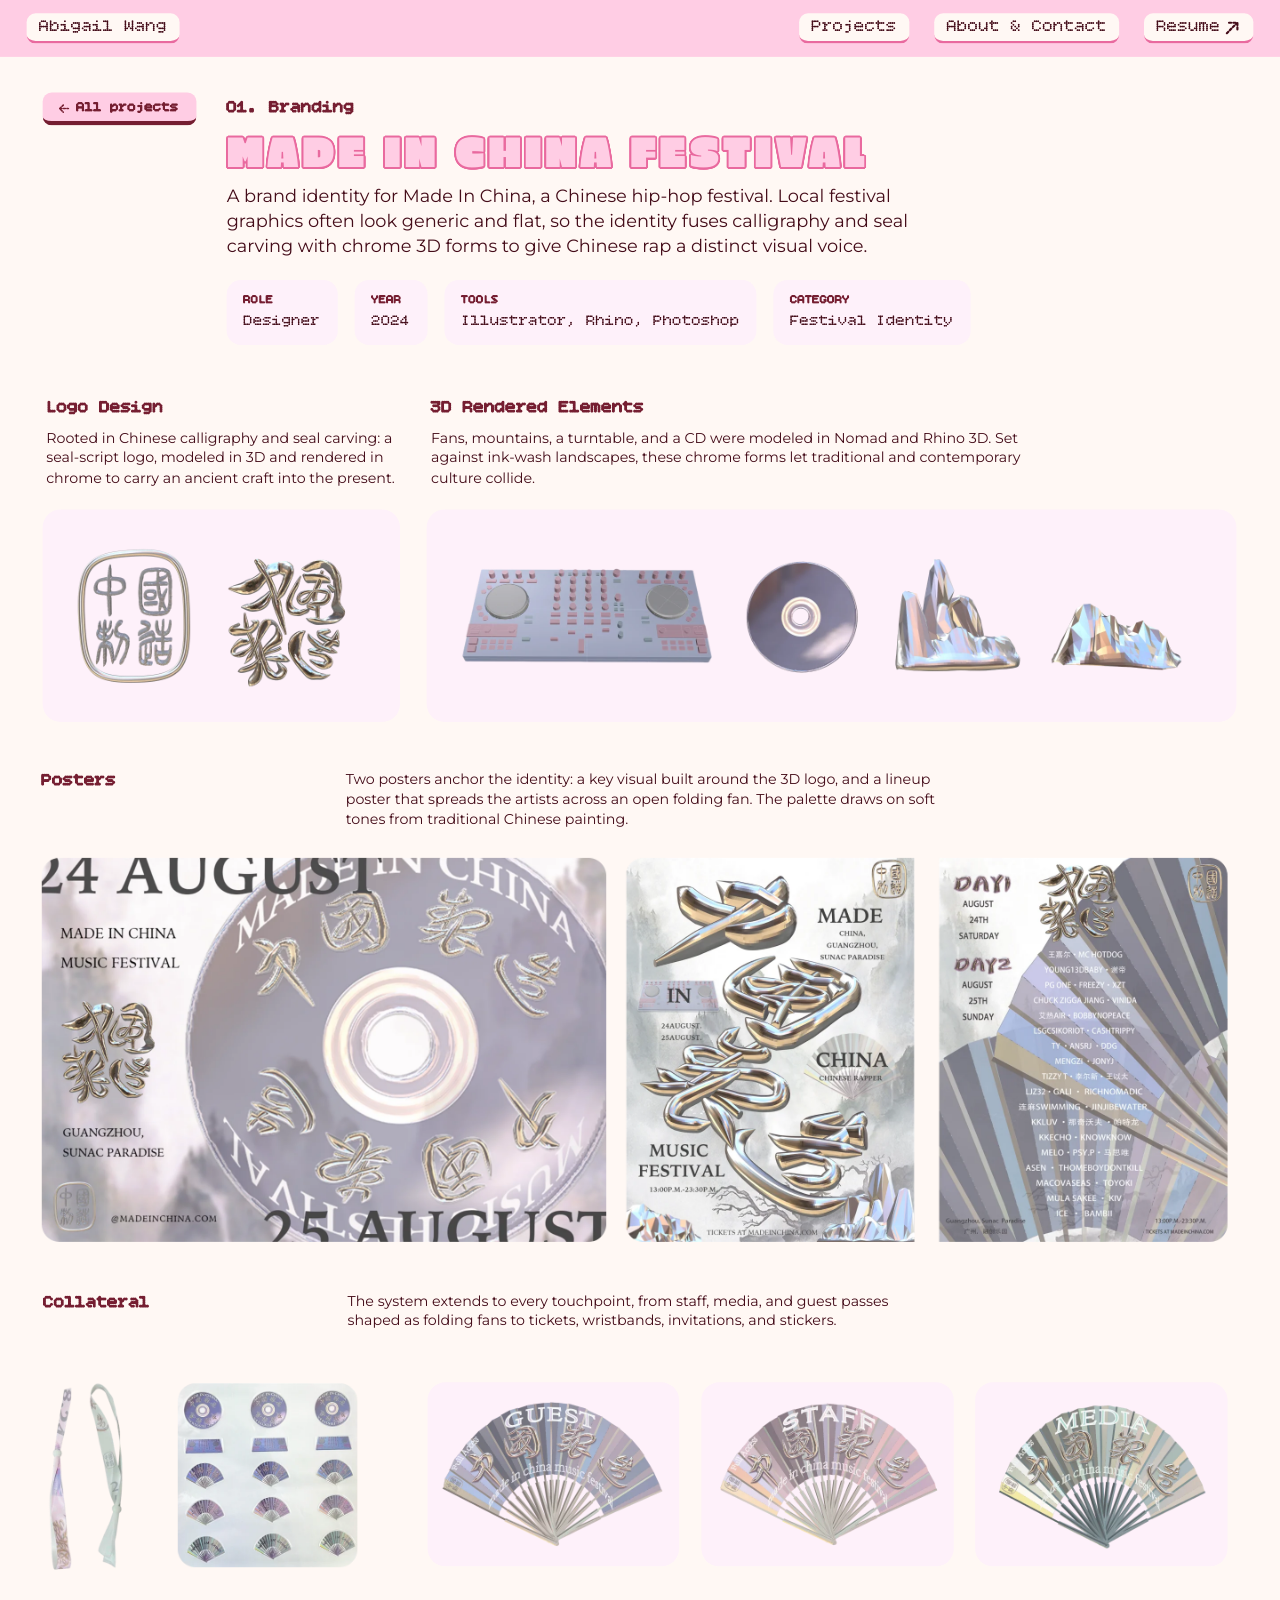
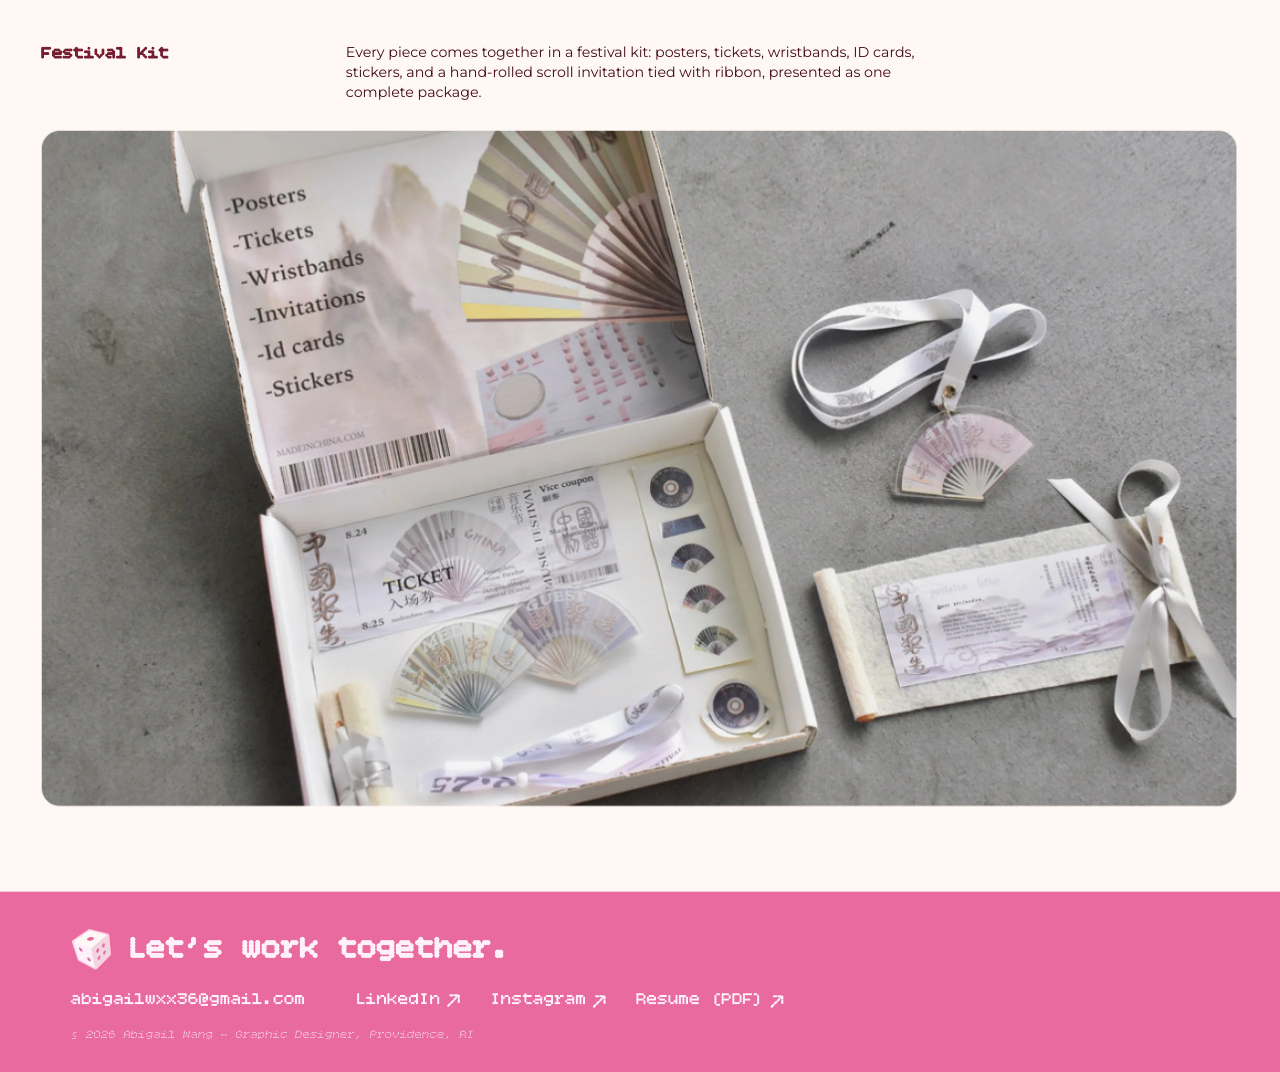
<file: made-in-china.html>
<!doctype html>
<html lang="en">
<head>
<meta charset="utf-8">
<meta name="viewport" content="width=device-width, initial-scale=1">
<title>Made In China Festival — Abigail Wang</title>
<meta name="description" content="Brand identity for a Chinese hip-hop festival, fusing calligraphy and seal carving with chrome 3D forms.">
<meta property="og:title" content="Made In China Festival — Abigail Wang">
<meta property="og:description" content="Brand identity for a Chinese hip-hop festival, fusing calligraphy and seal carving with chrome 3D forms.">
<meta property="og:type" content="website">
<meta name="theme-color" content="#FFCDE4">
<link rel="icon" type="image/svg+xml" href="favicon.svg">
<link rel="preload" href="fonts/bitcount.woff2" as="font" type="font/woff2" crossorigin>
<link rel="preload" href="fonts/erica-one.woff2" as="font" type="font/woff2" crossorigin>
<link rel="stylesheet" href="site.css?v=edd0428d">
<script>document.documentElement.classList.add('js')</script>
</head>
<body data-page="made-in-china.html">
<a class="skip" href="#main">Skip to content</a>
<header class="dnav" aria-label="Site"><div class="sv-wrap" data-h="64"><div class="stage" style="height:64px"><div class="e band" style="left:0px;top:0px;width:1440px;height:64px;background:#ffcde4"></div><div class="e g0" style="left:30px;top:15px;width:172px;height:34px;background:#fff8f4;border-radius:10px;border-style:solid;border-color:#e96a9f;border-width:0px 0px 3px 0px"></div><div class="e g0 t" style="left:44px;top:19px;width:144px;text-align:left;white-space:pre;font-family:'Bitcount',monospace;font-variation-settings:'CRSV' 0,'slnt' 0;font-weight:400;font-size:20.00px;color:#440c19;line-height:normal">Abigail Wang</div><div class="e g1" style="left:899px;top:15px;width:124px;height:34px;background:#fff8f4;border-radius:10px;border-style:solid;border-color:#e96a9f;border-width:0px 0px 3px 0px"></div><div class="e g1 t" style="left:913px;top:19px;width:96px;text-align:left;white-space:pre;font-family:'Bitcount',monospace;font-variation-settings:'CRSV' 0,'slnt' 0;font-weight:400;font-size:20.00px;color:#440c19;line-height:normal">Projects</div><div class="e g2" style="left:1051px;top:15px;width:208px;height:34px;background:#fff8f4;border-radius:10px;border-style:solid;border-color:#e96a9f;border-width:0px 0px 3px 0px"></div><div class="e g2 t" style="left:1065px;top:19px;width:180px;text-align:left;white-space:pre;font-family:'Bitcount',monospace;font-variation-settings:'CRSV' 0,'slnt' 0;font-weight:400;font-size:20.00px;color:#440c19;line-height:normal">About &amp; Contact</div><div class="e g3" style="left:1287px;top:15px;width:123px;height:34px;background:#fff8f4;border-radius:10px;border-style:solid;border-color:#e96a9f;border-width:0px 0px 3px 0px"></div><div class="e g3 t" style="left:1301px;top:19px;width:72px;text-align:left;white-space:pre;font-family:'Bitcount',monospace;font-variation-settings:'CRSV' 0,'slnt' 0;font-weight:400;font-size:20.00px;color:#440c19;line-height:normal">Resume</div><div class="e g3 sv" style="left:1379px;top:21.5px;width:17px;height:17px"><svg aria-hidden="true" preserveAspectRatio="none" width="17" height="17" viewBox="0 0 17 17" fill="none" xmlns="http://www.w3.org/2000/svg">
<path d="M1.21436 15.3405L11.6977 4.85718" stroke="#440C19" stroke-width="2.42857" stroke-linecap="round" stroke-linejoin="round" stroke-dasharray="2.43 2.43"/>
<path d="M3.64307 3.64282H13.0781V13.0778" stroke="#440C19" stroke-width="2.42857" stroke-linecap="round" stroke-linejoin="round" stroke-dasharray="2.43 2.43"/>
</svg></div><a class="hit k-btn" data-g="0" style="left:30px;top:15px;width:172px;height:34px" aria-label="Abigail Wang" href="index.html"></a><a class="hit k-btn" data-g="1" style="left:899px;top:15px;width:124px;height:34px" aria-label="Projects" href="projects.html"></a><a class="hit k-btn" data-g="2" style="left:1051px;top:15px;width:208px;height:34px" aria-label="About &amp; Contact" href="about.html"></a><a class="hit k-btn" data-g="3" style="left:1287px;top:15px;width:123px;height:34px" aria-label="Resume" data-cfg="resume" href="#" target="_blank" rel="noopener"></a></div></div></header>
<header class="mnav" aria-label="Site">
  <a class="mpill brand" href="index.html">Abigail Wang</a>
  <nav><a href="projects.html">Projects</a><a href="about.html">About</a><a href="#" data-cfg="resume" target="_blank" rel="noopener">Resume <span aria-hidden="true">↗</span></a></nav>
</header>
<main id="main">
<div class="sv-wrap main-stage" data-h="2942"><div class="stage" style="height:2942px"><div class="e" style="left:48px;top:509px;width:402px;height:239px;background:#fef1fa;border-radius:20px"></div><div class="e" style="left:480px;top:509px;width:911px;height:239px;background:#fef1fa;border-radius:20px"></div><div class="e rv" style="left:481px;top:1491px;width:283px;height:207px;background:#fef1fa;border-radius:20px"></div><div class="e rv" style="left:789px;top:1491px;width:284px;height:207px;background:#fef1fa;border-radius:20px"></div><div class="e rv" style="left:1097px;top:1491px;width:284px;height:207px;background:#fef1fa;border-radius:20px"></div><div class="e g4" style="left:48px;top:40px;width:173px;height:37px;background:#ffcde4;border-radius:10px;border-style:solid;border-color:#751e31;border-width:0px 0px 5px 0px"></div><div class="e g4 t" style="left:86px;top:48px;width:116px;text-align:left;white-space:pre;font-family:'Bitcount',monospace;font-variation-settings:'CRSV' 0,'slnt' 0;font-weight:700;font-size:16.00px;color:#751e31;line-height:normal">All projects</div><div class="e g4 sv" style="left:63.7px;top:50.7px;width:14.7px;height:14.7px"><svg aria-hidden="true" preserveAspectRatio="none" width="15" height="15" viewBox="0 0 15 15" fill="none" xmlns="http://www.w3.org/2000/svg">
<g clip-path="url(#clip0_122_296_2)">
<path d="M13.4132 7.13356H4.37828" stroke="#751E31" stroke-width="1.9" stroke-linecap="round" stroke-linejoin="round" stroke-dasharray="1.9 1.9"/>
<path d="M7.32593 3.1394L3.2602 7.20513L7.32593 11.2708" stroke="#751E31" stroke-width="1.9" stroke-linecap="round" stroke-linejoin="round" stroke-dasharray="1.9 1.9"/>
</g>
<defs>
<clipPath id="clip0_122_296_2">
<rect width="10.36" height="10.36" fill="white" transform="matrix(-0.707107 0.707107 0.707107 0.707107 7.32568 0)"/>
</clipPath>
</defs>
</svg></div><div class="e t" style="left:255px;top:46px;width:144px;text-align:left;white-space:pre;font-family:'Bitcount',monospace;font-variation-settings:'CRSV' 0,'slnt' 0;font-weight:700;font-size:20.00px;color:#751e31;line-height:normal">01. Branding</div><div class="e t" style="left:255px;top:86px;width:1012px;text-align:left;white-space:pre-wrap;font-family:'Erica One',sans-serif;font-weight:400;font-size:48.00px;color:#ffcde4;line-height:0.850;letter-spacing:0.080em;text-transform:uppercase;text-shadow:2.00px 0.00px 0 var(--ol,#e96a9f),1.93px 0.52px 0 var(--ol,#e96a9f),1.73px 1.00px 0 var(--ol,#e96a9f),1.41px 1.41px 0 var(--ol,#e96a9f),1.00px 1.73px 0 var(--ol,#e96a9f),0.52px 1.93px 0 var(--ol,#e96a9f),0.00px 2.00px 0 var(--ol,#e96a9f),-0.52px 1.93px 0 var(--ol,#e96a9f),-1.00px 1.73px 0 var(--ol,#e96a9f),-1.41px 1.41px 0 var(--ol,#e96a9f),-1.73px 1.00px 0 var(--ol,#e96a9f),-1.93px 0.52px 0 var(--ol,#e96a9f),-2.00px 0.00px 0 var(--ol,#e96a9f),-1.93px -0.52px 0 var(--ol,#e96a9f),-1.73px -1.00px 0 var(--ol,#e96a9f),-1.41px -1.41px 0 var(--ol,#e96a9f),-1.00px -1.73px 0 var(--ol,#e96a9f),-0.52px -1.93px 0 var(--ol,#e96a9f),-0.00px -2.00px 0 var(--ol,#e96a9f),0.52px -1.93px 0 var(--ol,#e96a9f),1.00px -1.73px 0 var(--ol,#e96a9f),1.41px -1.41px 0 var(--ol,#e96a9f),1.73px -1.00px 0 var(--ol,#e96a9f),1.93px -0.52px 0 var(--ol,#e96a9f)">Made In China Festival</div><div class="e t" style="left:255px;top:143px;width:819.72px;text-align:left;white-space:pre-wrap;font-family:'Montserrat',sans-serif;font-weight:400;font-size:20.00px;color:#440c19;line-height:1.400">A brand identity for Made In China, a Chinese hip-hop festival. Local festival graphics often look generic and flat, so the identity fuses calligraphy and seal carving with chrome 3D forms to give Chinese rap a distinct visual voice.</div><div class="e" style="left:255px;top:251px;width:125px;height:73px;background:#fef1fa;border-radius:16px"></div><div class="e t" style="left:274px;top:266px;width:34px;text-align:left;white-space:pre;font-family:'Bitcount',monospace;font-variation-settings:'CRSV' 0,'slnt' 0;font-weight:700;font-size:14.00px;color:#751e31;line-height:normal">ROLE</div><div class="e t" style="left:274px;top:287px;width:87px;text-align:left;white-space:pre;font-family:'Bitcount',monospace;font-variation-settings:'CRSV' 0,'slnt' 0;font-weight:400;font-size:18.00px;color:#440c19;line-height:normal">Designer</div><div class="e" style="left:399px;top:251px;width:82px;height:73px;background:#fef1fa;border-radius:16px"></div><div class="e t" style="left:418px;top:266px;width:34px;text-align:left;white-space:pre;font-family:'Bitcount',monospace;font-variation-settings:'CRSV' 0,'slnt' 0;font-weight:700;font-size:14.00px;color:#751e31;line-height:normal">YEAR</div><div class="e t" style="left:418px;top:287px;width:44px;text-align:left;white-space:pre;font-family:'Bitcount',monospace;font-variation-settings:'CRSV' 0,'slnt' 0;font-weight:400;font-size:18.00px;color:#440c19;line-height:normal">2024</div><div class="e" style="left:500px;top:251px;width:351px;height:73px;background:#fef1fa;border-radius:16px"></div><div class="e t" style="left:519px;top:266px;width:42px;text-align:left;white-space:pre;font-family:'Bitcount',monospace;font-variation-settings:'CRSV' 0,'slnt' 0;font-weight:700;font-size:14.00px;color:#751e31;line-height:normal">TOOLS</div><div class="e t" style="left:519px;top:287px;width:313px;text-align:left;white-space:pre;font-family:'Bitcount',monospace;font-variation-settings:'CRSV' 0,'slnt' 0;font-weight:400;font-size:18.00px;color:#440c19;line-height:normal">Illustrator, Rhino, Photoshop</div><div class="e" style="left:870px;top:251px;width:222px;height:73px;background:#fef1fa;border-radius:16px"></div><div class="e t" style="left:889px;top:266px;width:68px;text-align:left;white-space:pre;font-family:'Bitcount',monospace;font-variation-settings:'CRSV' 0,'slnt' 0;font-weight:700;font-size:14.00px;color:#751e31;line-height:normal">CATEGORY</div><div class="e t" style="left:889px;top:287px;width:184px;text-align:left;white-space:pre;font-family:'Bitcount',monospace;font-variation-settings:'CRSV' 0,'slnt' 0;font-weight:400;font-size:18.00px;color:#440c19;line-height:normal">Festival Identity</div><div class="e rv t" style="left:49px;top:1390px;width:322px;text-align:left;white-space:pre-wrap;font-family:'Bitcount',monospace;font-variation-settings:'CRSV' 0,'slnt' 0;font-weight:700;font-size:20.00px;color:#751e31;line-height:normal">Collateral</div><div class="e rv t" style="left:391px;top:1390px;width:667.92px;text-align:left;white-space:pre-wrap;font-family:'Montserrat',sans-serif;font-weight:400;font-size:16.00px;color:#440c19;line-height:1.400">The system extends to every touchpoint, from staff, media, and guest passes shaped as folding fans to tickets, wristbands, invitations, and stickers.</div><div class="e t" style="left:47px;top:803px;width:322px;text-align:left;white-space:pre-wrap;font-family:'Bitcount',monospace;font-variation-settings:'CRSV' 0,'slnt' 0;font-weight:700;font-size:20.00px;color:#751e31;line-height:normal">Posters</div><div class="e t" style="left:389px;top:803px;width:667.92px;text-align:left;white-space:pre-wrap;font-family:'Montserrat',sans-serif;font-weight:400;font-size:16.00px;color:#440c19;line-height:1.400">Two posters anchor the identity: a key visual built around the 3D logo, and a lineup poster that spreads the artists across an open folding fan. The palette draws on soft tones from traditional Chinese painting.</div><div class="e rv t" style="left:47px;top:1785px;width:322px;text-align:left;white-space:pre-wrap;font-family:'Bitcount',monospace;font-variation-settings:'CRSV' 0,'slnt' 0;font-weight:700;font-size:20.00px;color:#751e31;line-height:normal">Festival Kit</div><div class="e rv t" style="left:389px;top:1785px;width:667.92px;text-align:left;white-space:pre-wrap;font-family:'Montserrat',sans-serif;font-weight:400;font-size:16.00px;color:#440c19;line-height:1.400">Every piece comes together in a festival kit: posters, tickets, wristbands, ID cards, stickers, and a hand-rolled scroll invitation tied with ribbon, presented as one complete package.</div><div class="e band rv" style="left:0px;top:2739px;width:1440px;height:203px;background:#e96a9f"></div><div class="e rv sv" style="left:80px;top:2779px;width:48px;height:50px"><svg aria-hidden="true" preserveAspectRatio="none" width="48" height="50" viewBox="0 0 48 50" fill="none" xmlns="http://www.w3.org/2000/svg">
<path d="M1.00199 17.3062C0.822332 16.7681 0.823596 16.186 1.00559 15.6487C1.18758 15.1114 1.54031 14.6483 2.00999 14.3302L19.406 2.54217C19.7106 2.33534 20.0557 2.19558 20.4185 2.13214C20.7812 2.0687 21.1532 2.08303 21.51 2.17417L40.976 7.15217C41.4947 7.2849 41.9599 7.57455 42.3078 7.98156C42.6558 8.38857 42.8696 8.89309 42.92 9.42617L44.844 29.6822C44.8797 30.0581 44.833 30.4373 44.7073 30.7934C44.5816 31.1495 44.3798 31.474 44.116 31.7442L29.406 46.8082C29.0142 47.2088 28.5036 47.4722 27.95 47.559C27.3964 47.6459 26.8296 47.5516 26.334 47.2902L8.64799 37.9582C8.05511 37.6456 7.60586 37.1161 7.39399 36.4802L1.00199 17.3062Z" fill="#FFCDE4"/>
<path d="M19.8461 4.09797C20.0832 3.93537 20.3527 3.82583 20.6361 3.77682C20.9194 3.72781 21.21 3.74048 21.4881 3.81397L38.2261 8.21997C38.5827 8.31376 38.9064 8.50432 39.1616 8.77059C39.4167 9.03686 39.5932 9.36847 39.6716 9.72879C39.7501 10.0891 39.7274 10.4641 39.606 10.8123C39.4847 11.1605 39.2694 11.4684 38.9841 11.702L24.0361 23.948C23.7636 24.1713 23.437 24.3186 23.0893 24.3752C22.7417 24.4317 22.3852 24.3954 22.0561 24.27L5.30206 17.882C4.96113 17.7519 4.66229 17.531 4.43791 17.2432C4.21353 16.9554 4.07216 16.6118 4.02911 16.2494C3.98605 15.887 4.04296 15.5198 4.19366 15.1875C4.34436 14.8551 4.58311 14.5703 4.88406 14.364L19.8461 4.09797Z" fill="#FFF8F4"/>
<path d="M19.1556 15.0466C20.7686 15.556 23.2457 15.0983 24.6885 14.0243C26.1313 12.9503 25.9933 11.6667 24.3803 11.1572C22.7673 10.6478 20.2901 11.1055 18.8474 12.1795C17.4046 13.2535 17.5426 14.5371 19.1556 15.0466Z" fill="#E96A9F"/>
<path d="M3.24802 19.0942C3.12934 18.7318 3.11672 18.3431 3.21165 17.9738C3.30658 17.6045 3.5051 17.27 3.78381 17.0098C4.06252 16.7496 4.40981 16.5745 4.78475 16.5051C5.15969 16.4357 5.54665 16.4749 5.90002 16.6182L22.516 23.3442C22.8144 23.4647 23.0793 23.6555 23.2882 23.9002C23.4971 24.145 23.6439 24.4366 23.716 24.7502L27.806 42.5402C27.892 42.9125 27.8695 43.3018 27.7411 43.6617C27.6128 44.0217 27.384 44.3373 27.0818 44.5713C26.7796 44.8053 26.4168 44.9478 26.0361 44.982C25.6555 45.0162 25.273 44.9406 24.934 44.7642L9.64202 36.8162C9.17752 36.5744 8.82637 36.16 8.66402 35.6622L3.24802 19.0942Z" fill="#FEF1FA"/>
<path d="M11.5248 27.4097C12.5572 27.8643 13.1 27.2631 12.7373 26.067C12.3745 24.871 11.2436 23.5329 10.2113 23.0784C9.17891 22.6238 8.6361 23.225 8.99884 24.4211C9.36158 25.6171 10.4925 26.9552 11.5248 27.4097Z" fill="#E96A9F"/>
<path d="M20.6366 38.1987C21.7465 38.7441 22.4123 38.287 22.1236 37.1776C21.835 36.0683 20.7012 34.7269 19.5912 34.1814C18.4813 33.636 17.8156 34.0931 18.1042 35.2025C18.3929 36.3118 19.5267 37.6532 20.6366 38.1987Z" fill="#E96A9F"/>
<path d="M22.732 25.0821C22.6581 24.7295 22.6808 24.3635 22.7976 24.0228C22.9145 23.682 23.1213 23.3791 23.396 23.1461L38.134 10.6441C38.4119 10.4088 38.7487 10.2539 39.1081 10.1959C39.4676 10.138 39.836 10.1792 40.1738 10.3153C40.5115 10.4513 40.8057 10.6769 41.0246 10.9679C41.2435 11.2588 41.3789 11.6039 41.416 11.9661L43.198 29.4121C43.2277 29.7054 43.1922 30.0017 43.094 30.2797C42.9958 30.5577 42.8374 30.8105 42.63 31.0201L29.856 43.9501C29.602 44.2077 29.2829 44.3916 28.9326 44.4822C28.5823 44.5728 28.214 44.5666 27.8669 44.4644C27.5199 44.3622 27.207 44.1678 26.9617 43.9018C26.7164 43.6358 26.5479 43.3083 26.474 42.9541L22.732 25.0821Z" fill="#F2D4E0"/>
<path d="M30.2635 28.303C31.1714 27.4901 31.7437 25.9032 31.5417 24.7583C31.3398 23.6135 30.4401 23.3443 29.5323 24.1572C28.6244 24.97 28.0521 26.557 28.2541 27.7018C28.456 28.8466 29.3557 29.1158 30.2635 28.303Z" fill="#E96A9F"/>
<path d="M36.7252 22.3941C37.5417 21.6631 38.0875 20.1553 37.9443 19.0263C37.8011 17.8974 37.0232 17.5748 36.2067 18.3058C35.3902 19.0368 34.8444 20.5446 34.9875 21.6736C35.1307 22.8025 35.9087 23.1251 36.7252 22.3941Z" fill="#E96A9F"/>
<path d="M31.6779 36.324C32.5253 35.501 33.0663 34.0064 32.8863 32.9859C32.7063 31.9654 31.8734 31.8053 31.026 32.6284C30.1786 33.4514 29.6376 34.946 29.8176 35.9665C29.9976 36.987 30.8305 37.1471 31.6779 36.324Z" fill="#E96A9F"/>
<path d="M37.7325 30.339C38.499 29.5945 39.0163 28.1704 38.8879 27.1582C38.7595 26.1459 38.034 25.9289 37.2675 26.6734C36.501 27.4179 35.9837 28.842 36.1121 29.8543C36.2405 30.8665 36.966 31.0835 37.7325 30.339Z" fill="#E96A9F"/>
</svg></div><div class="e rv t" style="left:144px;top:2783px;width:432px;text-align:left;white-space:pre;font-family:'Bitcount',monospace;font-variation-settings:'CRSV' 0,'slnt' 0;font-weight:700;font-size:36.00px;color:#fef1fa;line-height:normal">Let’s work together.</div><div class="e g5 rv t" style="left:80px;top:2849px;width:264px;text-align:left;white-space:pre;font-family:'Bitcount',monospace;font-variation-settings:'CRSV' 0,'slnt' 0;font-weight:500;font-size:20.00px;color:#fef1fa;line-height:normal">abigailwxx36@gmail.com</div><div class="e g6 rv t" style="left:400px;top:2849px;width:96px;text-align:left;white-space:pre;font-family:'Bitcount',monospace;font-variation-settings:'CRSV' 0,'slnt' 0;font-weight:500;font-size:20.00px;color:#fef1fa;line-height:normal">LinkedIn</div><div class="e g6 rv sv" style="left:503px;top:2851.5px;width:17px;height:17px"><svg aria-hidden="true" preserveAspectRatio="none" width="17" height="17" viewBox="0 0 17 17" fill="none" xmlns="http://www.w3.org/2000/svg">
<path d="M1.21436 15.3408L11.6977 4.85742" stroke="#FEF1FA" stroke-width="2.42857" stroke-linecap="round" stroke-linejoin="round" stroke-dasharray="2.43 2.43"/>
<path d="M3.64282 3.64307H13.0778V13.0781" stroke="#FEF1FA" stroke-width="2.42857" stroke-linecap="round" stroke-linejoin="round" stroke-dasharray="2.43 2.43"/>
</svg></div><div class="e g7 rv t" style="left:552px;top:2849px;width:108px;text-align:left;white-space:pre;font-family:'Bitcount',monospace;font-variation-settings:'CRSV' 0,'slnt' 0;font-weight:500;font-size:20.00px;color:#fef1fa;line-height:normal">Instagram</div><div class="e g7 rv sv" style="left:667px;top:2852.5px;width:17px;height:17px"><svg aria-hidden="true" preserveAspectRatio="none" width="17" height="17" viewBox="0 0 17 17" fill="none" xmlns="http://www.w3.org/2000/svg">
<path d="M1.21436 15.3408L11.6977 4.85742" stroke="#FEF1FA" stroke-width="2.42857" stroke-linecap="round" stroke-linejoin="round" stroke-dasharray="2.43 2.43"/>
<path d="M3.64282 3.64307H13.0778V13.0781" stroke="#FEF1FA" stroke-width="2.42857" stroke-linecap="round" stroke-linejoin="round" stroke-dasharray="2.43 2.43"/>
</svg></div><div class="e g8 rv t" style="left:716px;top:2849px;width:144px;text-align:left;white-space:pre;font-family:'Bitcount',monospace;font-variation-settings:'CRSV' 0,'slnt' 0;font-weight:500;font-size:20.00px;color:#fef1fa;line-height:normal">Resume (PDF)</div><div class="e g8 rv sv" style="left:867px;top:2852.5px;width:17px;height:17px"><svg aria-hidden="true" preserveAspectRatio="none" width="17" height="17" viewBox="0 0 17 17" fill="none" xmlns="http://www.w3.org/2000/svg">
<path d="M1.21436 15.3408L11.6977 4.85742" stroke="#FEF1FA" stroke-width="2.42857" stroke-linecap="round" stroke-linejoin="round" stroke-dasharray="2.43 2.43"/>
<path d="M3.64282 3.64307H13.0778V13.0781" stroke="#FEF1FA" stroke-width="2.42857" stroke-linecap="round" stroke-linejoin="round" stroke-dasharray="2.43 2.43"/>
</svg></div><div class="e rv t" style="left:80px;top:2893px;width:454px;text-align:left;white-space:pre;font-family:'Bitcount',monospace;font-variation-settings:'CRSV' 0,'slnt' -8;font-weight:300;font-size:14.00px;color:#fef1fa;line-height:normal">© 2026 Abigail Wang — Graphic Designer, Providence, RI</div><div class="e rv im" style="left:497px;top:1511px;width:250px;height:165px"><img class="" src="img/i190-406.webp" alt="" width="500" height="330" loading="lazy" decoding="async"></div><div class="e rv im" style="left:1121px;top:1511px;width:238px;height:168px"><img class="" src="img/i190-407.webp" alt="" width="476" height="336" loading="lazy" decoding="async"></div><div class="e rv im" style="left:802px;top:1513px;width:256px;height:163px"><img class="" src="img/i190-408.webp" alt="" width="512" height="326" loading="lazy" decoding="async"></div><div class="e rv im" style="left:47px;top:901px;width:635px;height:432px"><img class="" src="img/i190-409.webp" alt="" width="1270" height="864" loading="lazy" decoding="async"></div><div class="e rv im" style="left:704px;top:901px;width:677px;height:432px"><img class="" src="img/i190-433.webp" alt="" width="1354" height="864" loading="lazy" decoding="async"></div><div class="e im" style="left:519px;top:574px;width:284px;height:108.2px"><img class="" src="img/i190-411.webp" alt="" width="568" height="217" decoding="async"></div><div class="e im" style="left:249px;top:560px;width:148px;height:152px"><img class="" src="img/i190-413.webp" alt="" width="296" height="304" decoding="async"></div><div class="e im" style="left:81px;top:546px;width:140px;height:166px"><img class="" src="img/i190-414.webp" alt="" width="280" height="332" decoding="async"></div><div class="e im" style="left:836px;top:560px;width:130px;height:134px"><img class="" src="img/i190-415.webp" alt="" width="260" height="268" decoding="async"></div><div class="e im" style="left:1002px;top:561px;width:149px;height:135px"><img class="" src="img/i190-416.webp" alt="" width="298" height="270" decoding="async"></div><div class="e rv im" style="left:47px;top:1883px;width:1344px;height:760px"><img class="" src="img/i190-418.webp" alt="" width="2400" height="1358" loading="lazy" decoding="async"></div><div class="e rv im" style="left:200px;top:1492px;width:202px;height:207px"><img class="" src="img/i190-423.webp" alt="" width="404" height="414" loading="lazy" decoding="async"></div><div class="e rv im" style="left:49px;top:1492px;width:93.6px;height:214px"><img class="" src="img/i190-420.webp" alt="" width="188" height="428" loading="lazy" decoding="async"></div><div class="e im" style="left:1179px;top:612px;width:152px;height:84px"><img class="" src="img/i190-417.webp" alt="" width="304" height="168" decoding="async"></div><div class="e t" style="left:52px;top:383px;width:322px;text-align:left;white-space:pre-wrap;font-family:'Bitcount',monospace;font-variation-settings:'CRSV' 0,'slnt' 0;font-weight:700;font-size:20.00px;color:#751e31;line-height:normal">Logo Design</div><div class="e t" style="left:52px;top:419px;width:406.824px;text-align:left;white-space:pre-wrap;font-family:'Montserrat',sans-serif;font-weight:400;font-size:16.00px;color:#440c19;line-height:1.400">Rooted in Chinese calligraphy and seal carving: a seal-script logo, modeled in 3D and rendered in chrome to carry an ancient craft into the present.</div><div class="e t" style="left:485px;top:383px;width:322px;text-align:left;white-space:pre-wrap;font-family:'Bitcount',monospace;font-variation-settings:'CRSV' 0,'slnt' 0;font-weight:700;font-size:20.00px;color:#751e31;line-height:normal">3D Rendered Elements</div><div class="e t" style="left:485px;top:419px;width:667.92px;text-align:left;white-space:pre-wrap;font-family:'Montserrat',sans-serif;font-weight:400;font-size:16.00px;color:#440c19;line-height:1.400">Fans, mountains, a turntable, and a CD were modeled in Nomad and Rhino 3D. Set against ink-wash landscapes, these chrome forms let traditional and contemporary culture collide.</div><a class="hit k-btn" data-g="4" style="left:48px;top:40px;width:173px;height:37px" aria-label="All projects" href="projects.html#all"></a><a class="hit k-txt" data-g="5" style="left:74px;top:2848px;width:274px;height:26px" aria-label="abigailwxx36@gmail.com" href="mailto:abigailwxx36@gmail.com"></a><a class="hit k-txt" data-g="6" style="left:396px;top:2845.5px;width:130px;height:29px" aria-label="LinkedIn" data-cfg="linkedin" href="#" target="_blank" rel="noopener"></a><a class="hit k-txt" data-g="7" style="left:548px;top:2846.5px;width:142px;height:29px" aria-label="Instagram" data-cfg="instagram" href="#" target="_blank" rel="noopener"></a><a class="hit k-txt" data-g="8" style="left:710px;top:2846.5px;width:180px;height:29px" aria-label="Resume (PDF)" data-cfg="resume" href="#" target="_blank" rel="noopener"></a></div></div>
<div class="flow"><div class="m-wrap"><header class="m-head"><div class="m-back"><a class="mbtn sm k-btn" data-g="4" aria-label="All projects" href="projects.html#all"><svg aria-hidden="true" preserveAspectRatio="none" width="15" height="15" viewBox="0 0 15 15" fill="none" xmlns="http://www.w3.org/2000/svg">
<g clip-path="url(#clip0_122_296_7)">
<path d="M13.4132 7.13356H4.37828" stroke="#751E31" stroke-width="1.9" stroke-linecap="round" stroke-linejoin="round" stroke-dasharray="1.9 1.9"/>
<path d="M7.32593 3.1394L3.2602 7.20513L7.32593 11.2708" stroke="#751E31" stroke-width="1.9" stroke-linecap="round" stroke-linejoin="round" stroke-dasharray="1.9 1.9"/>
</g>
<defs>
<clipPath id="clip0_122_296_7">
<rect width="10.36" height="10.36" fill="white" transform="matrix(-0.707107 0.707107 0.707107 0.707107 7.32568 0)"/>
</clipPath>
</defs>
</svg><span>All projects</span></a></div><p class="m-cats"><span>01. Branding</span></p><h1 class="m-title">Made In China Festival</h1><p class="m-lead">A brand identity for Made In China, a Chinese hip-hop festival. Local festival graphics often look generic and flat, so the identity fuses calligraphy and seal carving with chrome 3D forms to give Chinese rap a distinct visual voice.</p><dl class="m-meta"><div class="m-mc"><dt>ROLE</dt><dd>Designer</dd></div><div class="m-mc"><dt>YEAR</dt><dd>2024</dd></div><div class="m-mc wide"><dt>TOOLS</dt><dd>Illustrator, Rhino, Photoshop</dd></div><div class="m-mc wide"><dt>CATEGORY</dt><dd>Festival Identity</dd></div></dl></header><section class="m-sec"><h2 class="m-h rv">Logo Design</h2><p class="m-body rv">Rooted in Chinese calligraphy and seal carving: a seal-script logo, modeled in 3D and rendered in chrome to carry an ancient craft into the present.</p><div class="m-media"><div class="m-row rv"><div class="m-col"><div class="col" data-w="402" data-h="239" style="--w:402;--h:239"><div class="coli" style="width:402px;height:239px"><div class="e" style="left:0px;top:0px;width:402px;height:239px;background:#fef1fa;border-radius:20px"></div><div class="e im" style="left:201px;top:51px;width:148px;height:152px"><img class="" src="img/i190-413.webp" alt="" width="296" height="304" loading="lazy" decoding="async"></div><div class="e im" style="left:33px;top:37px;width:140px;height:166px"><img class="" src="img/i190-414.webp" alt="" width="280" height="332" loading="lazy" decoding="async"></div></div></div></div></div></div></section><section class="m-sec"><h2 class="m-h rv">3D Rendered Elements</h2><p class="m-body rv">Fans, mountains, a turntable, and a CD were modeled in Nomad and Rhino 3D. Set against ink-wash landscapes, these chrome forms let traditional and contemporary culture collide.</p><div class="m-media"><div class="m-row rv"><div class="m-col"><div class="col" data-w="911" data-h="239" style="--w:911;--h:239"><div class="coli" style="width:911px;height:239px"><div class="e" style="left:0px;top:0px;width:911px;height:239px;background:#fef1fa;border-radius:20px"></div><div class="e im" style="left:39px;top:65px;width:284px;height:108.2px"><img class="" src="img/i190-411.webp" alt="" width="568" height="217" loading="lazy" decoding="async"></div><div class="e im" style="left:356px;top:51px;width:130px;height:134px"><img class="" src="img/i190-415.webp" alt="" width="260" height="268" loading="lazy" decoding="async"></div><div class="e im" style="left:522px;top:52px;width:149px;height:135px"><img class="" src="img/i190-416.webp" alt="" width="298" height="270" loading="lazy" decoding="async"></div><div class="e im" style="left:699px;top:103px;width:152px;height:84px"><img class="" src="img/i190-417.webp" alt="" width="304" height="168" loading="lazy" decoding="async"></div></div></div></div></div></div></section><section class="m-sec"><h2 class="m-h rv">Posters</h2><p class="m-body rv">Two posters anchor the identity: a key visual built around the 3D logo, and a lineup poster that spreads the artists across an open folding fan. The palette draws on soft tones from traditional Chinese painting.</p><div class="m-media"><div class="m-row rv"><div class="m-im" style="aspect-ratio:1.4699"><img class="" src="img/i190-409.webp" alt="" width="1270" height="864" loading="lazy" decoding="async"></div></div><div class="m-row rv"><div class="m-im" style="aspect-ratio:1.5671"><img class="" src="img/i190-433.webp" alt="" width="1354" height="864" loading="lazy" decoding="async"></div></div></div></section><section class="m-sec"><h2 class="m-h rv">Collateral</h2><p class="m-body rv">The system extends to every touchpoint, from staff, media, and guest passes shaped as folding fans to tickets, wristbands, invitations, and stickers.</p><div class="m-media"><div class="m-row rv c2"><div class="m-im" style="aspect-ratio:0.4374"><img class="" src="img/i190-420.webp" alt="" width="188" height="428" loading="lazy" decoding="async"></div><div class="m-im" style="aspect-ratio:0.9758"><img class="" src="img/i190-423.webp" alt="" width="404" height="414" loading="lazy" decoding="async"></div><div class="m-col"><div class="col" data-w="283" data-h="207" style="--w:283;--h:207"><div class="coli" style="width:283px;height:207px"><div class="e" style="left:0px;top:0px;width:283px;height:207px;background:#fef1fa;border-radius:20px"></div><div class="e im" style="left:16px;top:20px;width:250px;height:165px"><img class="" src="img/i190-406.webp" alt="" width="500" height="330" loading="lazy" decoding="async"></div></div></div></div><div class="m-col"><div class="col" data-w="284" data-h="207" style="--w:284;--h:207"><div class="coli" style="width:284px;height:207px"><div class="e" style="left:0px;top:0px;width:284px;height:207px;background:#fef1fa;border-radius:20px"></div><div class="e im" style="left:13px;top:22px;width:256px;height:163px"><img class="" src="img/i190-408.webp" alt="" width="512" height="326" loading="lazy" decoding="async"></div></div></div></div><div class="m-col"><div class="col" data-w="284" data-h="207" style="--w:284;--h:207"><div class="coli" style="width:284px;height:207px"><div class="e" style="left:0px;top:0px;width:284px;height:207px;background:#fef1fa;border-radius:20px"></div><div class="e im" style="left:24px;top:20px;width:238px;height:168px"><img class="" src="img/i190-407.webp" alt="" width="476" height="336" loading="lazy" decoding="async"></div></div></div></div></div></div></section><section class="m-sec"><h2 class="m-h rv">Festival Kit</h2><p class="m-body rv">Every piece comes together in a festival kit: posters, tickets, wristbands, ID cards, stickers, and a hand-rolled scroll invitation tied with ribbon, presented as one complete package.</p><div class="m-media"><div class="m-row rv"><div class="m-im" style="aspect-ratio:1.7684"><img class="" src="img/i190-418.webp" alt="" width="2400" height="1358" loading="lazy" decoding="async"></div></div></div></section></div><footer class="m-foot"><div class="m-wrap"><p class="m-foot-h"><svg aria-hidden="true" preserveAspectRatio="none" width="48" height="50" viewBox="0 0 48 50" fill="none" xmlns="http://www.w3.org/2000/svg">
<path d="M1.00199 17.3062C0.822332 16.7681 0.823596 16.186 1.00559 15.6487C1.18758 15.1114 1.54031 14.6483 2.00999 14.3302L19.406 2.54217C19.7106 2.33534 20.0557 2.19558 20.4185 2.13214C20.7812 2.0687 21.1532 2.08303 21.51 2.17417L40.976 7.15217C41.4947 7.2849 41.9599 7.57455 42.3078 7.98156C42.6558 8.38857 42.8696 8.89309 42.92 9.42617L44.844 29.6822C44.8797 30.0581 44.833 30.4373 44.7073 30.7934C44.5816 31.1495 44.3798 31.474 44.116 31.7442L29.406 46.8082C29.0142 47.2088 28.5036 47.4722 27.95 47.559C27.3964 47.6459 26.8296 47.5516 26.334 47.2902L8.64799 37.9582C8.05511 37.6456 7.60586 37.1161 7.39399 36.4802L1.00199 17.3062Z" fill="#FFCDE4"/>
<path d="M19.8461 4.09797C20.0832 3.93537 20.3527 3.82583 20.6361 3.77682C20.9194 3.72781 21.21 3.74048 21.4881 3.81397L38.2261 8.21997C38.5827 8.31376 38.9064 8.50432 39.1616 8.77059C39.4167 9.03686 39.5932 9.36847 39.6716 9.72879C39.7501 10.0891 39.7274 10.4641 39.606 10.8123C39.4847 11.1605 39.2694 11.4684 38.9841 11.702L24.0361 23.948C23.7636 24.1713 23.437 24.3186 23.0893 24.3752C22.7417 24.4317 22.3852 24.3954 22.0561 24.27L5.30206 17.882C4.96113 17.7519 4.66229 17.531 4.43791 17.2432C4.21353 16.9554 4.07216 16.6118 4.02911 16.2494C3.98605 15.887 4.04296 15.5198 4.19366 15.1875C4.34436 14.8551 4.58311 14.5703 4.88406 14.364L19.8461 4.09797Z" fill="#FFF8F4"/>
<path d="M19.1556 15.0466C20.7686 15.556 23.2457 15.0983 24.6885 14.0243C26.1313 12.9503 25.9933 11.6667 24.3803 11.1572C22.7673 10.6478 20.2901 11.1055 18.8474 12.1795C17.4046 13.2535 17.5426 14.5371 19.1556 15.0466Z" fill="#E96A9F"/>
<path d="M3.24802 19.0942C3.12934 18.7318 3.11672 18.3431 3.21165 17.9738C3.30658 17.6045 3.5051 17.27 3.78381 17.0098C4.06252 16.7496 4.40981 16.5745 4.78475 16.5051C5.15969 16.4357 5.54665 16.4749 5.90002 16.6182L22.516 23.3442C22.8144 23.4647 23.0793 23.6555 23.2882 23.9002C23.4971 24.145 23.6439 24.4366 23.716 24.7502L27.806 42.5402C27.892 42.9125 27.8695 43.3018 27.7411 43.6617C27.6128 44.0217 27.384 44.3373 27.0818 44.5713C26.7796 44.8053 26.4168 44.9478 26.0361 44.982C25.6555 45.0162 25.273 44.9406 24.934 44.7642L9.64202 36.8162C9.17752 36.5744 8.82637 36.16 8.66402 35.6622L3.24802 19.0942Z" fill="#FEF1FA"/>
<path d="M11.5248 27.4097C12.5572 27.8643 13.1 27.2631 12.7373 26.067C12.3745 24.871 11.2436 23.5329 10.2113 23.0784C9.17891 22.6238 8.6361 23.225 8.99884 24.4211C9.36158 25.6171 10.4925 26.9552 11.5248 27.4097Z" fill="#E96A9F"/>
<path d="M20.6366 38.1987C21.7465 38.7441 22.4123 38.287 22.1236 37.1776C21.835 36.0683 20.7012 34.7269 19.5912 34.1814C18.4813 33.636 17.8156 34.0931 18.1042 35.2025C18.3929 36.3118 19.5267 37.6532 20.6366 38.1987Z" fill="#E96A9F"/>
<path d="M22.732 25.0821C22.6581 24.7295 22.6808 24.3635 22.7976 24.0228C22.9145 23.682 23.1213 23.3791 23.396 23.1461L38.134 10.6441C38.4119 10.4088 38.7487 10.2539 39.1081 10.1959C39.4676 10.138 39.836 10.1792 40.1738 10.3153C40.5115 10.4513 40.8057 10.6769 41.0246 10.9679C41.2435 11.2588 41.3789 11.6039 41.416 11.9661L43.198 29.4121C43.2277 29.7054 43.1922 30.0017 43.094 30.2797C42.9958 30.5577 42.8374 30.8105 42.63 31.0201L29.856 43.9501C29.602 44.2077 29.2829 44.3916 28.9326 44.4822C28.5823 44.5728 28.214 44.5666 27.8669 44.4644C27.5199 44.3622 27.207 44.1678 26.9617 43.9018C26.7164 43.6358 26.5479 43.3083 26.474 42.9541L22.732 25.0821Z" fill="#F2D4E0"/>
<path d="M30.2635 28.303C31.1714 27.4901 31.7437 25.9032 31.5417 24.7583C31.3398 23.6135 30.4401 23.3443 29.5323 24.1572C28.6244 24.97 28.0521 26.557 28.2541 27.7018C28.456 28.8466 29.3557 29.1158 30.2635 28.303Z" fill="#E96A9F"/>
<path d="M36.7252 22.3941C37.5417 21.6631 38.0875 20.1553 37.9443 19.0263C37.8011 17.8974 37.0232 17.5748 36.2067 18.3058C35.3902 19.0368 34.8444 20.5446 34.9875 21.6736C35.1307 22.8025 35.9087 23.1251 36.7252 22.3941Z" fill="#E96A9F"/>
<path d="M31.6779 36.324C32.5253 35.501 33.0663 34.0064 32.8863 32.9859C32.7063 31.9654 31.8734 31.8053 31.026 32.6284C30.1786 33.4514 29.6376 34.946 29.8176 35.9665C29.9976 36.987 30.8305 37.1471 31.6779 36.324Z" fill="#E96A9F"/>
<path d="M37.7325 30.339C38.499 29.5945 39.0163 28.1704 38.8879 27.1582C38.7595 26.1459 38.034 25.9289 37.2675 26.6734C36.501 27.4179 35.9837 28.842 36.1121 29.8543C36.2405 30.8665 36.966 31.0835 37.7325 30.339Z" fill="#E96A9F"/>
</svg><span>Let’s work together.</span></p><div class="m-foot-mail"><a class="m-flink k-txt" data-g="5" aria-label="abigailwxx36@gmail.com" href="mailto:abigailwxx36@gmail.com"><span>abigailwxx36@gmail.com</span></a></div><div class="m-foot-links"><a class="m-flink k-txt" data-g="6" aria-label="LinkedIn" data-cfg="linkedin" href="#" target="_blank" rel="noopener"><span>LinkedIn</span><svg aria-hidden="true" preserveAspectRatio="none" width="17" height="17" viewBox="0 0 17 17" fill="none" xmlns="http://www.w3.org/2000/svg">
<path d="M1.21436 15.3408L11.6977 4.85742" stroke="#FEF1FA" stroke-width="2.42857" stroke-linecap="round" stroke-linejoin="round" stroke-dasharray="2.43 2.43"/>
<path d="M3.64282 3.64307H13.0778V13.0781" stroke="#FEF1FA" stroke-width="2.42857" stroke-linecap="round" stroke-linejoin="round" stroke-dasharray="2.43 2.43"/>
</svg></a><a class="m-flink k-txt" data-g="7" aria-label="Instagram" data-cfg="instagram" href="#" target="_blank" rel="noopener"><span>Instagram</span><svg aria-hidden="true" preserveAspectRatio="none" width="17" height="17" viewBox="0 0 17 17" fill="none" xmlns="http://www.w3.org/2000/svg">
<path d="M1.21436 15.3408L11.6977 4.85742" stroke="#FEF1FA" stroke-width="2.42857" stroke-linecap="round" stroke-linejoin="round" stroke-dasharray="2.43 2.43"/>
<path d="M3.64282 3.64307H13.0778V13.0781" stroke="#FEF1FA" stroke-width="2.42857" stroke-linecap="round" stroke-linejoin="round" stroke-dasharray="2.43 2.43"/>
</svg></a><a class="m-flink k-txt" data-g="8" aria-label="Resume (PDF)" data-cfg="resume" href="#" target="_blank" rel="noopener"><span>Resume (PDF)</span><svg aria-hidden="true" preserveAspectRatio="none" width="17" height="17" viewBox="0 0 17 17" fill="none" xmlns="http://www.w3.org/2000/svg">
<path d="M1.21436 15.3408L11.6977 4.85742" stroke="#FEF1FA" stroke-width="2.42857" stroke-linecap="round" stroke-linejoin="round" stroke-dasharray="2.43 2.43"/>
<path d="M3.64282 3.64307H13.0778V13.0781" stroke="#FEF1FA" stroke-width="2.42857" stroke-linecap="round" stroke-linejoin="round" stroke-dasharray="2.43 2.43"/>
</svg></a></div><p class="m-copy">© 2026 Abigail Wang — Graphic Designer, Providence, RI</p></div></footer></div>
</main>
<script>window.CARD_CATS=[];</script>
<script src="site.js?v=f5d5d397"></script>
</body>
</html>
</file>
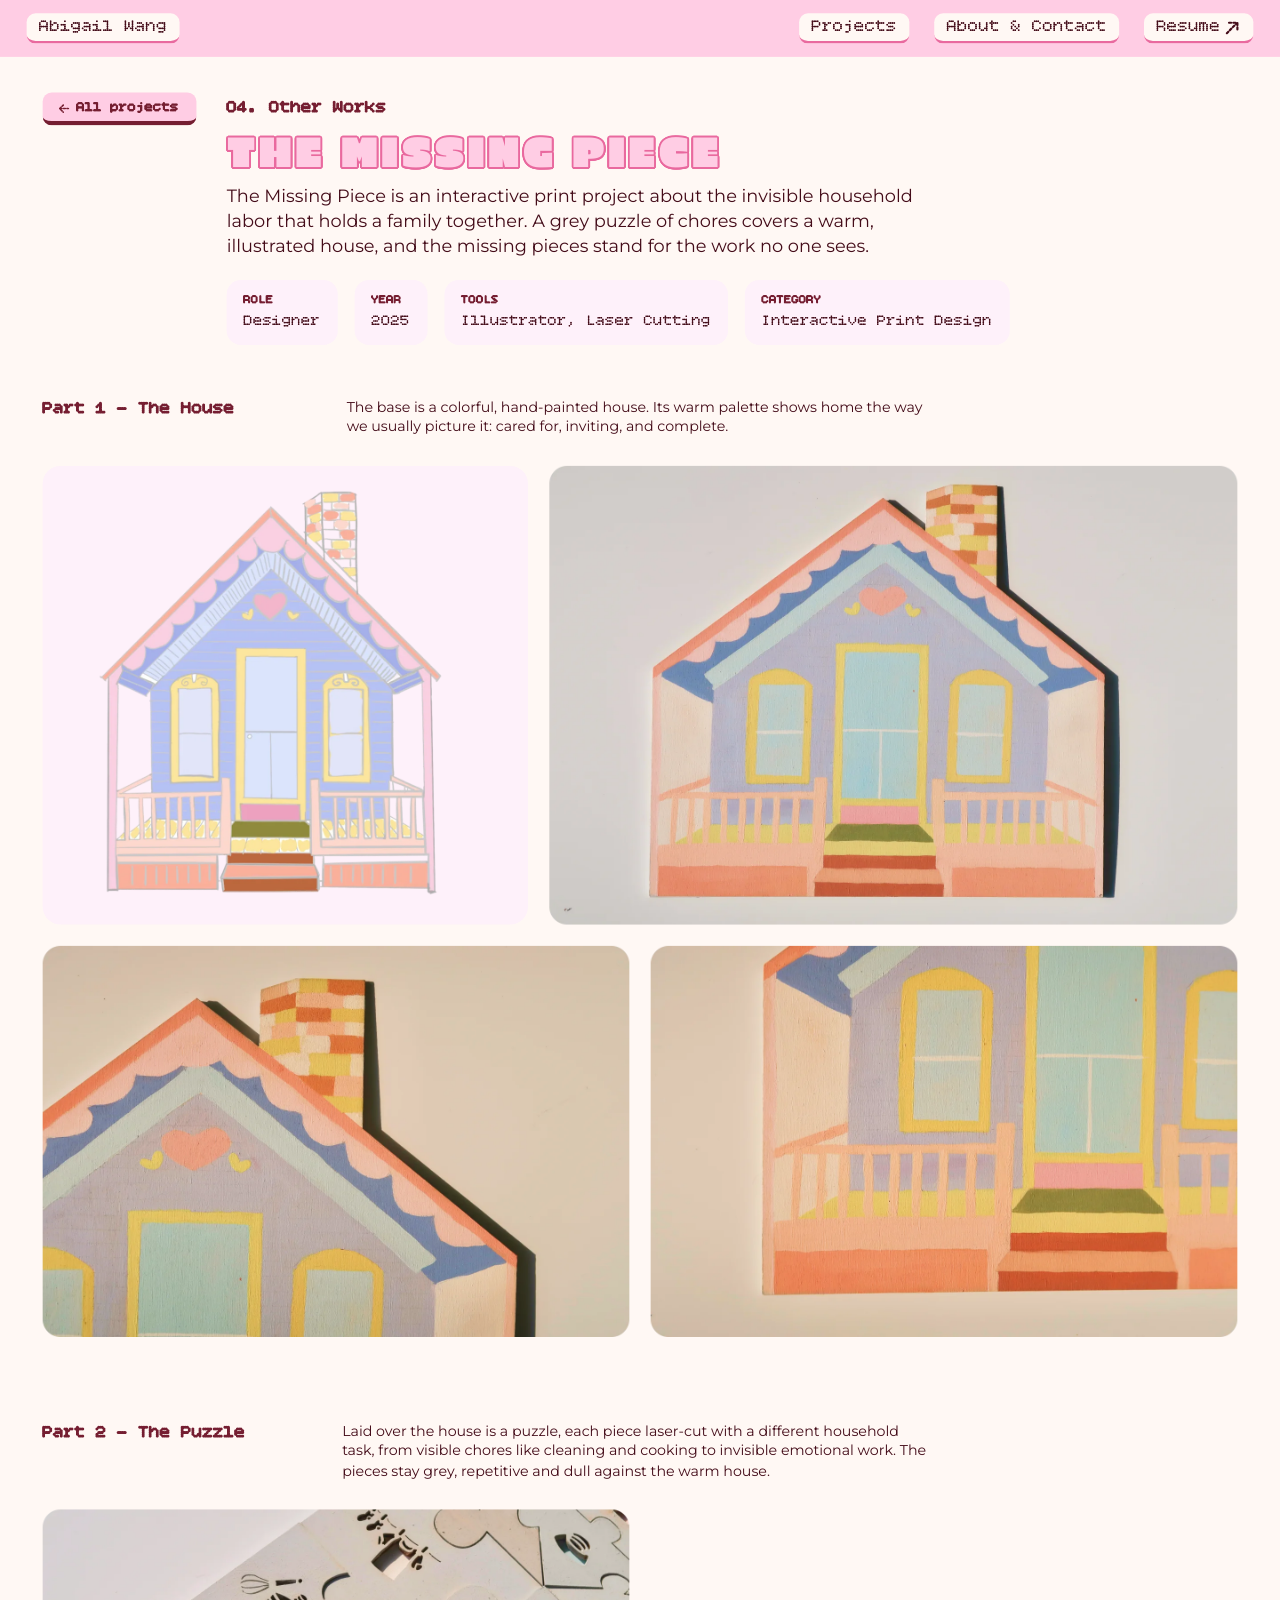
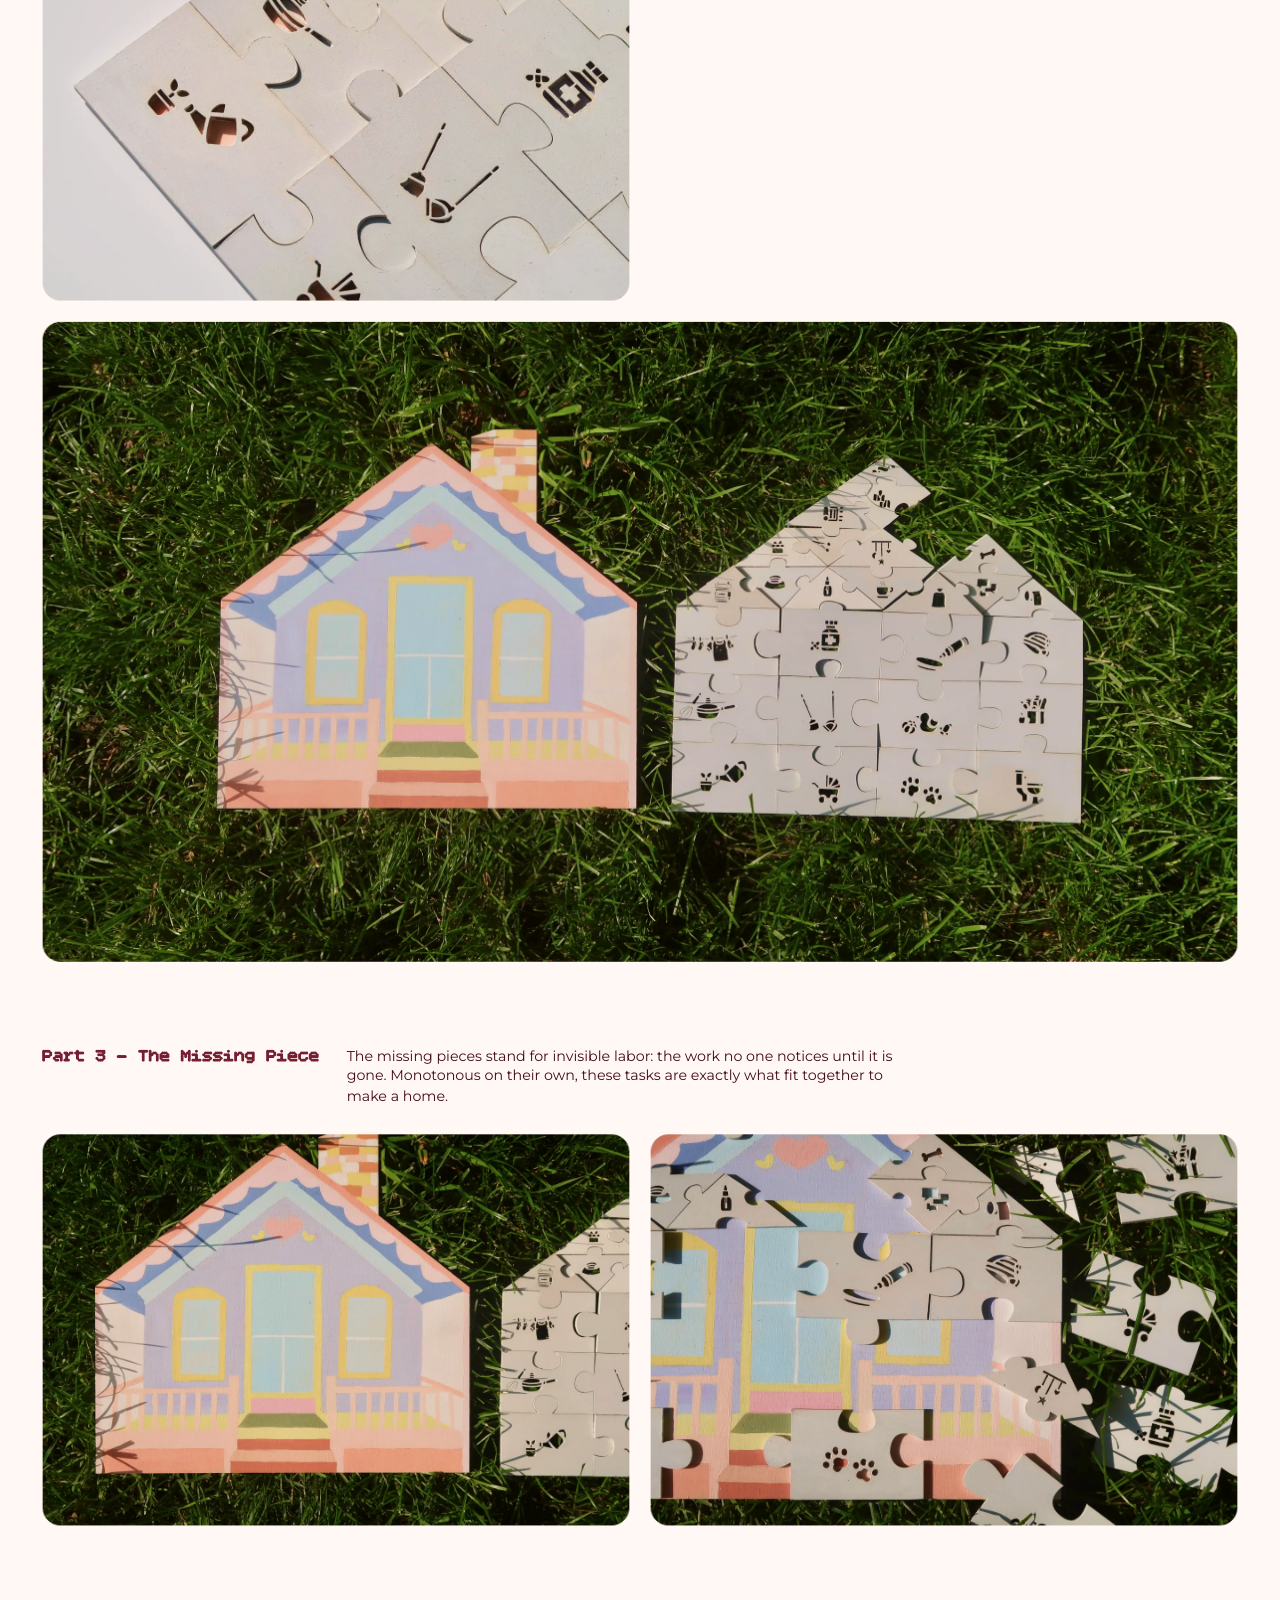
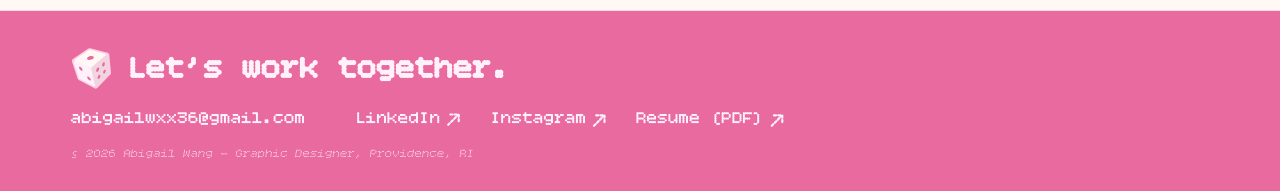
<file: missing-piece.html>
<!doctype html>
<html lang="en">
<head>
<meta charset="utf-8">
<meta name="viewport" content="width=device-width, initial-scale=1">
<title>The Missing Piece — Abigail Wang</title>
<meta name="description" content="An interactive print project about invisible household labor.">
<meta property="og:title" content="The Missing Piece — Abigail Wang">
<meta property="og:description" content="An interactive print project about invisible household labor.">
<meta property="og:type" content="website">
<meta name="theme-color" content="#FFCDE4">
<link rel="icon" type="image/svg+xml" href="favicon.svg">
<link rel="preload" href="fonts/bitcount.woff2" as="font" type="font/woff2" crossorigin>
<link rel="preload" href="fonts/erica-one.woff2" as="font" type="font/woff2" crossorigin>
<link rel="stylesheet" href="site.css?v=edd0428d">
<script>document.documentElement.classList.add('js')</script>
</head>
<body data-page="missing-piece.html">
<a class="skip" href="#main">Skip to content</a>
<header class="dnav" aria-label="Site"><div class="sv-wrap" data-h="64"><div class="stage" style="height:64px"><div class="e band" style="left:0px;top:0px;width:1440px;height:64px;background:#ffcde4"></div><div class="e g0" style="left:30px;top:15px;width:172px;height:34px;background:#fff8f4;border-radius:10px;border-style:solid;border-color:#e96a9f;border-width:0px 0px 3px 0px"></div><div class="e g0 t" style="left:44px;top:19px;width:144px;text-align:left;white-space:pre;font-family:'Bitcount',monospace;font-variation-settings:'CRSV' 0,'slnt' 0;font-weight:400;font-size:20.00px;color:#440c19;line-height:normal">Abigail Wang</div><div class="e g1" style="left:899px;top:15px;width:124px;height:34px;background:#fff8f4;border-radius:10px;border-style:solid;border-color:#e96a9f;border-width:0px 0px 3px 0px"></div><div class="e g1 t" style="left:913px;top:19px;width:96px;text-align:left;white-space:pre;font-family:'Bitcount',monospace;font-variation-settings:'CRSV' 0,'slnt' 0;font-weight:400;font-size:20.00px;color:#440c19;line-height:normal">Projects</div><div class="e g2" style="left:1051px;top:15px;width:208px;height:34px;background:#fff8f4;border-radius:10px;border-style:solid;border-color:#e96a9f;border-width:0px 0px 3px 0px"></div><div class="e g2 t" style="left:1065px;top:19px;width:180px;text-align:left;white-space:pre;font-family:'Bitcount',monospace;font-variation-settings:'CRSV' 0,'slnt' 0;font-weight:400;font-size:20.00px;color:#440c19;line-height:normal">About &amp; Contact</div><div class="e g3" style="left:1287px;top:15px;width:123px;height:34px;background:#fff8f4;border-radius:10px;border-style:solid;border-color:#e96a9f;border-width:0px 0px 3px 0px"></div><div class="e g3 t" style="left:1301px;top:19px;width:72px;text-align:left;white-space:pre;font-family:'Bitcount',monospace;font-variation-settings:'CRSV' 0,'slnt' 0;font-weight:400;font-size:20.00px;color:#440c19;line-height:normal">Resume</div><div class="e g3 sv" style="left:1379px;top:21.5px;width:17px;height:17px"><svg aria-hidden="true" preserveAspectRatio="none" width="17" height="17" viewBox="0 0 17 17" fill="none" xmlns="http://www.w3.org/2000/svg">
<path d="M1.21436 15.3405L11.6977 4.85718" stroke="#440C19" stroke-width="2.42857" stroke-linecap="round" stroke-linejoin="round" stroke-dasharray="2.43 2.43"/>
<path d="M3.64307 3.64282H13.0781V13.0778" stroke="#440C19" stroke-width="2.42857" stroke-linecap="round" stroke-linejoin="round" stroke-dasharray="2.43 2.43"/>
</svg></div><a class="hit k-btn" data-g="0" style="left:30px;top:15px;width:172px;height:34px" aria-label="Abigail Wang" href="index.html"></a><a class="hit k-btn" data-g="1" style="left:899px;top:15px;width:124px;height:34px" aria-label="Projects" href="projects.html"></a><a class="hit k-btn" data-g="2" style="left:1051px;top:15px;width:208px;height:34px" aria-label="About &amp; Contact" href="about.html"></a><a class="hit k-btn" data-g="3" style="left:1287px;top:15px;width:123px;height:34px" aria-label="Resume" data-cfg="resume" href="#" target="_blank" rel="noopener"></a></div></div></header>
<header class="mnav" aria-label="Site">
  <a class="mpill brand" href="index.html">Abigail Wang</a>
  <nav><a href="projects.html">Projects</a><a href="about.html">About</a><a href="#" data-cfg="resume" target="_blank" rel="noopener">Resume <span aria-hidden="true">↗</span></a></nav>
</header>
<main id="main">
<div class="sv-wrap main-stage" data-h="3751"><div class="stage" style="height:3751px"><div class="e" style="left:48px;top:460px;width:546px;height:516px;background:#fef1fa;border-radius:20px"></div><div class="e g4" style="left:48px;top:40px;width:173px;height:37px;background:#ffcde4;border-radius:10px;border-style:solid;border-color:#751e31;border-width:0px 0px 5px 0px"></div><div class="e g4 t" style="left:86px;top:48px;width:116px;text-align:left;white-space:pre;font-family:'Bitcount',monospace;font-variation-settings:'CRSV' 0,'slnt' 0;font-weight:700;font-size:16.00px;color:#751e31;line-height:normal">All projects</div><div class="e g4 sv" style="left:63.7px;top:50.7px;width:14.7px;height:14.7px"><svg aria-hidden="true" preserveAspectRatio="none" width="15" height="15" viewBox="0 0 15 15" fill="none" xmlns="http://www.w3.org/2000/svg">
<g clip-path="url(#clip0_122_296_2)">
<path d="M13.4132 7.13356H4.37828" stroke="#751E31" stroke-width="1.9" stroke-linecap="round" stroke-linejoin="round" stroke-dasharray="1.9 1.9"/>
<path d="M7.32593 3.1394L3.2602 7.20513L7.32593 11.2708" stroke="#751E31" stroke-width="1.9" stroke-linecap="round" stroke-linejoin="round" stroke-dasharray="1.9 1.9"/>
</g>
<defs>
<clipPath id="clip0_122_296_2">
<rect width="10.36" height="10.36" fill="white" transform="matrix(-0.707107 0.707107 0.707107 0.707107 7.32568 0)"/>
</clipPath>
</defs>
</svg></div><div class="e t" style="left:255px;top:46px;width:180px;text-align:left;white-space:pre;font-family:'Bitcount',monospace;font-variation-settings:'CRSV' 0,'slnt' 0;font-weight:700;font-size:20.00px;color:#751e31;line-height:normal">04. Other Works</div><div class="e t" style="left:255px;top:86px;width:1012px;text-align:left;white-space:pre-wrap;font-family:'Erica One',sans-serif;font-weight:400;font-size:48.00px;color:#ffcde4;line-height:0.850;letter-spacing:0.080em;text-transform:uppercase;text-shadow:2.00px 0.00px 0 var(--ol,#e96a9f),1.93px 0.52px 0 var(--ol,#e96a9f),1.73px 1.00px 0 var(--ol,#e96a9f),1.41px 1.41px 0 var(--ol,#e96a9f),1.00px 1.73px 0 var(--ol,#e96a9f),0.52px 1.93px 0 var(--ol,#e96a9f),0.00px 2.00px 0 var(--ol,#e96a9f),-0.52px 1.93px 0 var(--ol,#e96a9f),-1.00px 1.73px 0 var(--ol,#e96a9f),-1.41px 1.41px 0 var(--ol,#e96a9f),-1.73px 1.00px 0 var(--ol,#e96a9f),-1.93px 0.52px 0 var(--ol,#e96a9f),-2.00px 0.00px 0 var(--ol,#e96a9f),-1.93px -0.52px 0 var(--ol,#e96a9f),-1.73px -1.00px 0 var(--ol,#e96a9f),-1.41px -1.41px 0 var(--ol,#e96a9f),-1.00px -1.73px 0 var(--ol,#e96a9f),-0.52px -1.93px 0 var(--ol,#e96a9f),-0.00px -2.00px 0 var(--ol,#e96a9f),0.52px -1.93px 0 var(--ol,#e96a9f),1.00px -1.73px 0 var(--ol,#e96a9f),1.41px -1.41px 0 var(--ol,#e96a9f),1.73px -1.00px 0 var(--ol,#e96a9f),1.93px -0.52px 0 var(--ol,#e96a9f)">The Missing Piece</div><div class="e t" style="left:255px;top:143px;width:819.72px;text-align:left;white-space:pre-wrap;font-family:'Montserrat',sans-serif;font-weight:400;font-size:20.00px;color:#440c19;line-height:1.400">The Missing Piece is an interactive print project about the invisible household labor that holds a family together. A grey puzzle of chores covers a warm, illustrated house, and the missing pieces stand for the work no one sees.</div><div class="e" style="left:255px;top:251px;width:125px;height:73px;background:#fef1fa;border-radius:16px"></div><div class="e t" style="left:274px;top:266px;width:34px;text-align:left;white-space:pre;font-family:'Bitcount',monospace;font-variation-settings:'CRSV' 0,'slnt' 0;font-weight:700;font-size:14.00px;color:#751e31;line-height:normal">ROLE</div><div class="e t" style="left:274px;top:287px;width:87px;text-align:left;white-space:pre;font-family:'Bitcount',monospace;font-variation-settings:'CRSV' 0,'slnt' 0;font-weight:400;font-size:18.00px;color:#440c19;line-height:normal">Designer</div><div class="e" style="left:399px;top:251px;width:82px;height:73px;background:#fef1fa;border-radius:16px"></div><div class="e t" style="left:418px;top:266px;width:34px;text-align:left;white-space:pre;font-family:'Bitcount',monospace;font-variation-settings:'CRSV' 0,'slnt' 0;font-weight:700;font-size:14.00px;color:#751e31;line-height:normal">YEAR</div><div class="e t" style="left:418px;top:287px;width:44px;text-align:left;white-space:pre;font-family:'Bitcount',monospace;font-variation-settings:'CRSV' 0,'slnt' 0;font-weight:400;font-size:18.00px;color:#440c19;line-height:normal">2025</div><div class="e" style="left:500px;top:251px;width:319px;height:73px;background:#fef1fa;border-radius:16px"></div><div class="e t" style="left:519px;top:266px;width:42px;text-align:left;white-space:pre;font-family:'Bitcount',monospace;font-variation-settings:'CRSV' 0,'slnt' 0;font-weight:700;font-size:14.00px;color:#751e31;line-height:normal">TOOLS</div><div class="e t" style="left:519px;top:287px;width:281px;text-align:left;white-space:pre;font-family:'Bitcount',monospace;font-variation-settings:'CRSV' 0,'slnt' 0;font-weight:400;font-size:18.00px;color:#440c19;line-height:normal">Illustrator, Laser Cutting</div><div class="e" style="left:838px;top:251px;width:298px;height:73px;background:#fef1fa;border-radius:16px"></div><div class="e t" style="left:857px;top:266px;width:68px;text-align:left;white-space:pre;font-family:'Bitcount',monospace;font-variation-settings:'CRSV' 0,'slnt' 0;font-weight:700;font-size:14.00px;color:#751e31;line-height:normal">CATEGORY</div><div class="e t" style="left:857px;top:287px;width:260px;text-align:left;white-space:pre;font-family:'Bitcount',monospace;font-variation-settings:'CRSV' 0,'slnt' 0;font-weight:400;font-size:18.00px;color:#440c19;line-height:normal">Interactive Print Design</div><div class="e band rv" style="left:0px;top:3548px;width:1440px;height:203px;background:#e96a9f"></div><div class="e rv sv" style="left:80px;top:3588px;width:48px;height:50px"><svg aria-hidden="true" preserveAspectRatio="none" width="48" height="50" viewBox="0 0 48 50" fill="none" xmlns="http://www.w3.org/2000/svg">
<path d="M1.00199 17.3062C0.822332 16.7681 0.823596 16.186 1.00559 15.6487C1.18758 15.1114 1.54031 14.6483 2.00999 14.3302L19.406 2.54217C19.7106 2.33534 20.0557 2.19558 20.4185 2.13214C20.7812 2.0687 21.1532 2.08303 21.51 2.17417L40.976 7.15217C41.4947 7.2849 41.9599 7.57455 42.3078 7.98156C42.6558 8.38857 42.8696 8.89309 42.92 9.42617L44.844 29.6822C44.8797 30.0581 44.833 30.4373 44.7073 30.7934C44.5816 31.1495 44.3798 31.474 44.116 31.7442L29.406 46.8082C29.0142 47.2088 28.5036 47.4722 27.95 47.559C27.3964 47.6459 26.8296 47.5516 26.334 47.2902L8.64799 37.9582C8.05511 37.6456 7.60586 37.1161 7.39399 36.4802L1.00199 17.3062Z" fill="#FFCDE4"/>
<path d="M19.8461 4.09797C20.0832 3.93537 20.3527 3.82583 20.6361 3.77682C20.9194 3.72781 21.21 3.74048 21.4881 3.81397L38.2261 8.21997C38.5827 8.31376 38.9064 8.50432 39.1616 8.77059C39.4167 9.03686 39.5932 9.36847 39.6716 9.72879C39.7501 10.0891 39.7274 10.4641 39.606 10.8123C39.4847 11.1605 39.2694 11.4684 38.9841 11.702L24.0361 23.948C23.7636 24.1713 23.437 24.3186 23.0893 24.3752C22.7417 24.4317 22.3852 24.3954 22.0561 24.27L5.30206 17.882C4.96113 17.7519 4.66229 17.531 4.43791 17.2432C4.21353 16.9554 4.07216 16.6118 4.02911 16.2494C3.98605 15.887 4.04296 15.5198 4.19366 15.1875C4.34436 14.8551 4.58311 14.5703 4.88406 14.364L19.8461 4.09797Z" fill="#FFF8F4"/>
<path d="M19.1556 15.0466C20.7686 15.556 23.2457 15.0983 24.6885 14.0243C26.1313 12.9503 25.9933 11.6667 24.3803 11.1572C22.7673 10.6478 20.2901 11.1055 18.8474 12.1795C17.4046 13.2535 17.5426 14.5371 19.1556 15.0466Z" fill="#E96A9F"/>
<path d="M3.24802 19.0942C3.12934 18.7318 3.11672 18.3431 3.21165 17.9738C3.30658 17.6045 3.5051 17.27 3.78381 17.0098C4.06252 16.7496 4.40981 16.5745 4.78475 16.5051C5.15969 16.4357 5.54665 16.4749 5.90002 16.6182L22.516 23.3442C22.8144 23.4647 23.0793 23.6555 23.2882 23.9002C23.4971 24.145 23.6439 24.4366 23.716 24.7502L27.806 42.5402C27.892 42.9125 27.8695 43.3018 27.7411 43.6617C27.6128 44.0217 27.384 44.3373 27.0818 44.5713C26.7796 44.8053 26.4168 44.9478 26.0361 44.982C25.6555 45.0162 25.273 44.9406 24.934 44.7642L9.64202 36.8162C9.17752 36.5744 8.82637 36.16 8.66402 35.6622L3.24802 19.0942Z" fill="#FEF1FA"/>
<path d="M11.5248 27.4097C12.5572 27.8643 13.1 27.2631 12.7373 26.067C12.3745 24.871 11.2436 23.5329 10.2113 23.0784C9.17891 22.6238 8.6361 23.225 8.99884 24.4211C9.36158 25.6171 10.4925 26.9552 11.5248 27.4097Z" fill="#E96A9F"/>
<path d="M20.6366 38.1987C21.7465 38.7441 22.4123 38.287 22.1236 37.1776C21.835 36.0683 20.7012 34.7269 19.5912 34.1814C18.4813 33.636 17.8156 34.0931 18.1042 35.2025C18.3929 36.3118 19.5267 37.6532 20.6366 38.1987Z" fill="#E96A9F"/>
<path d="M22.732 25.0821C22.6581 24.7295 22.6808 24.3635 22.7976 24.0228C22.9145 23.682 23.1213 23.3791 23.396 23.1461L38.134 10.6441C38.4119 10.4088 38.7487 10.2539 39.1081 10.1959C39.4676 10.138 39.836 10.1792 40.1738 10.3153C40.5115 10.4513 40.8057 10.6769 41.0246 10.9679C41.2435 11.2588 41.3789 11.6039 41.416 11.9661L43.198 29.4121C43.2277 29.7054 43.1922 30.0017 43.094 30.2797C42.9958 30.5577 42.8374 30.8105 42.63 31.0201L29.856 43.9501C29.602 44.2077 29.2829 44.3916 28.9326 44.4822C28.5823 44.5728 28.214 44.5666 27.8669 44.4644C27.5199 44.3622 27.207 44.1678 26.9617 43.9018C26.7164 43.6358 26.5479 43.3083 26.474 42.9541L22.732 25.0821Z" fill="#F2D4E0"/>
<path d="M30.2635 28.303C31.1714 27.4901 31.7437 25.9032 31.5417 24.7583C31.3398 23.6135 30.4401 23.3443 29.5323 24.1572C28.6244 24.97 28.0521 26.557 28.2541 27.7018C28.456 28.8466 29.3557 29.1158 30.2635 28.303Z" fill="#E96A9F"/>
<path d="M36.7252 22.3941C37.5417 21.6631 38.0875 20.1553 37.9443 19.0263C37.8011 17.8974 37.0232 17.5748 36.2067 18.3058C35.3902 19.0368 34.8444 20.5446 34.9875 21.6736C35.1307 22.8025 35.9087 23.1251 36.7252 22.3941Z" fill="#E96A9F"/>
<path d="M31.6779 36.324C32.5253 35.501 33.0663 34.0064 32.8863 32.9859C32.7063 31.9654 31.8734 31.8053 31.026 32.6284C30.1786 33.4514 29.6376 34.946 29.8176 35.9665C29.9976 36.987 30.8305 37.1471 31.6779 36.324Z" fill="#E96A9F"/>
<path d="M37.7325 30.339C38.499 29.5945 39.0163 28.1704 38.8879 27.1582C38.7595 26.1459 38.034 25.9289 37.2675 26.6734C36.501 27.4179 35.9837 28.842 36.1121 29.8543C36.2405 30.8665 36.966 31.0835 37.7325 30.339Z" fill="#E96A9F"/>
</svg></div><div class="e rv t" style="left:144px;top:3592px;width:432px;text-align:left;white-space:pre;font-family:'Bitcount',monospace;font-variation-settings:'CRSV' 0,'slnt' 0;font-weight:700;font-size:36.00px;color:#fef1fa;line-height:normal">Let’s work together.</div><div class="e g5 rv t" style="left:80px;top:3658px;width:264px;text-align:left;white-space:pre;font-family:'Bitcount',monospace;font-variation-settings:'CRSV' 0,'slnt' 0;font-weight:500;font-size:20.00px;color:#fef1fa;line-height:normal">abigailwxx36@gmail.com</div><div class="e g6 rv t" style="left:400px;top:3658px;width:96px;text-align:left;white-space:pre;font-family:'Bitcount',monospace;font-variation-settings:'CRSV' 0,'slnt' 0;font-weight:500;font-size:20.00px;color:#fef1fa;line-height:normal">LinkedIn</div><div class="e g6 rv sv" style="left:503px;top:3660.5px;width:17px;height:17px"><svg aria-hidden="true" preserveAspectRatio="none" width="17" height="17" viewBox="0 0 17 17" fill="none" xmlns="http://www.w3.org/2000/svg">
<path d="M1.21436 15.3408L11.6977 4.85742" stroke="#FEF1FA" stroke-width="2.42857" stroke-linecap="round" stroke-linejoin="round" stroke-dasharray="2.43 2.43"/>
<path d="M3.64282 3.64307H13.0778V13.0781" stroke="#FEF1FA" stroke-width="2.42857" stroke-linecap="round" stroke-linejoin="round" stroke-dasharray="2.43 2.43"/>
</svg></div><div class="e g7 rv t" style="left:552px;top:3658px;width:108px;text-align:left;white-space:pre;font-family:'Bitcount',monospace;font-variation-settings:'CRSV' 0,'slnt' 0;font-weight:500;font-size:20.00px;color:#fef1fa;line-height:normal">Instagram</div><div class="e g7 rv sv" style="left:667px;top:3661.5px;width:17px;height:17px"><svg aria-hidden="true" preserveAspectRatio="none" width="17" height="17" viewBox="0 0 17 17" fill="none" xmlns="http://www.w3.org/2000/svg">
<path d="M1.21436 15.3408L11.6977 4.85742" stroke="#FEF1FA" stroke-width="2.42857" stroke-linecap="round" stroke-linejoin="round" stroke-dasharray="2.43 2.43"/>
<path d="M3.64282 3.64307H13.0778V13.0781" stroke="#FEF1FA" stroke-width="2.42857" stroke-linecap="round" stroke-linejoin="round" stroke-dasharray="2.43 2.43"/>
</svg></div><div class="e g8 rv t" style="left:716px;top:3658px;width:144px;text-align:left;white-space:pre;font-family:'Bitcount',monospace;font-variation-settings:'CRSV' 0,'slnt' 0;font-weight:500;font-size:20.00px;color:#fef1fa;line-height:normal">Resume (PDF)</div><div class="e g8 rv sv" style="left:867px;top:3661.5px;width:17px;height:17px"><svg aria-hidden="true" preserveAspectRatio="none" width="17" height="17" viewBox="0 0 17 17" fill="none" xmlns="http://www.w3.org/2000/svg">
<path d="M1.21436 15.3408L11.6977 4.85742" stroke="#FEF1FA" stroke-width="2.42857" stroke-linecap="round" stroke-linejoin="round" stroke-dasharray="2.43 2.43"/>
<path d="M3.64282 3.64307H13.0778V13.0781" stroke="#FEF1FA" stroke-width="2.42857" stroke-linecap="round" stroke-linejoin="round" stroke-dasharray="2.43 2.43"/>
</svg></div><div class="e rv t" style="left:80px;top:3702px;width:454px;text-align:left;white-space:pre;font-family:'Bitcount',monospace;font-variation-settings:'CRSV' 0,'slnt' -8;font-weight:300;font-size:14.00px;color:#fef1fa;line-height:normal">© 2026 Abigail Wang — Graphic Designer, Providence, RI</div><div class="e t" style="left:48px;top:384px;width:322px;text-align:left;white-space:pre-wrap;font-family:'Bitcount',monospace;font-variation-settings:'CRSV' 0,'slnt' 0;font-weight:700;font-size:20.00px;color:#751e31;line-height:normal">Part 1 — The House</div><div class="e t" style="left:390px;top:384px;width:667.92px;text-align:left;white-space:pre-wrap;font-family:'Montserrat',sans-serif;font-weight:400;font-size:16.00px;color:#440c19;line-height:1.400">The base is a colorful, hand-painted house. Its warm palette shows home the way we usually picture it: cared for, inviting, and complete.</div><div class="e rv t" style="left:48px;top:1536px;width:317.2px;text-align:left;white-space:pre-wrap;font-family:'Bitcount',monospace;font-variation-settings:'CRSV' 0,'slnt' 0;font-weight:700;font-size:20.00px;color:#751e31;line-height:normal">Part 2 — The Puzzle</div><div class="e rv t" style="left:384.9px;top:1536px;width:657.901px;text-align:left;white-space:pre-wrap;font-family:'Montserrat',sans-serif;font-weight:400;font-size:16.00px;color:#440c19;line-height:1.400">Laid over the house is a puzzle, each piece laser-cut with a different household task, from visible chores like cleaning and cooking to invisible emotional work. The pieces stay grey, repetitive and dull against the warm house.</div><div class="e im" style="left:86px;top:482px;width:419px;height:463px"><img class="" src="img/i208-806.webp" alt="" width="838" height="926" decoding="async"></div><div class="e rv im" style="left:48px;top:1000px;width:660px;height:440px"><img class="" src="img/i209-361.webp" alt="" width="1320" height="880" loading="lazy" decoding="async"></div><div class="e im" style="left:618px;top:460px;width:774px;height:516px"><img class="" src="img/i209-365.webp" alt="" width="1548" height="1032" decoding="async"></div><div class="e rv im" style="left:48px;top:1634px;width:660px;height:440px"><img class="" src="img/i209-367.webp" alt="" width="1320" height="880" loading="lazy" decoding="async"></div><div class="e rv im" style="left:732px;top:1634px;width:660px;height:440px"><img class="" src="img/i209-369.webp" alt="" width="1320" height="880" loading="lazy" decoding="async"></div><div class="e rv im" style="left:48px;top:3012px;width:660px;height:440px"><img class="" src="img/i209-374.webp" alt="" width="1320" height="880" loading="lazy" decoding="async"></div><div class="e rv im" style="left:732px;top:3012px;width:660px;height:440px"><img class="" src="img/i209-376.webp" alt="" width="1320" height="880" loading="lazy" decoding="async"></div><div class="e rv im" style="left:732px;top:1000px;width:660px;height:440px"><img class="" src="img/i209-364.webp" alt="" width="1320" height="880" loading="lazy" decoding="async"></div><div class="e rv im" style="left:48px;top:2098px;width:1344px;height:720px"><img class="" src="img/i209-371.webp" alt="" width="2400" height="1286" loading="lazy" decoding="async"></div><div class="e rv t" style="left:48px;top:2914px;width:322px;text-align:left;white-space:pre-wrap;font-family:'Bitcount',monospace;font-variation-settings:'CRSV' 0,'slnt' 0;font-weight:700;font-size:20.00px;color:#751e31;line-height:normal">Part 3 — The Missing Piece</div><div class="e rv t" style="left:390px;top:2914px;width:648.692px;text-align:left;white-space:pre-wrap;font-family:'Montserrat',sans-serif;font-weight:400;font-size:16.00px;color:#440c19;line-height:1.400">The missing pieces stand for invisible labor: the work no one notices until it is gone. Monotonous on their own, these tasks are exactly what fit together to make a home.</div><a class="hit k-btn" data-g="4" style="left:48px;top:40px;width:173px;height:37px" aria-label="All projects" href="projects.html#all"></a><a class="hit k-txt" data-g="5" style="left:74px;top:3657px;width:274px;height:26px" aria-label="abigailwxx36@gmail.com" href="mailto:abigailwxx36@gmail.com"></a><a class="hit k-txt" data-g="6" style="left:396px;top:3654.5px;width:130px;height:29px" aria-label="LinkedIn" data-cfg="linkedin" href="#" target="_blank" rel="noopener"></a><a class="hit k-txt" data-g="7" style="left:548px;top:3655.5px;width:142px;height:29px" aria-label="Instagram" data-cfg="instagram" href="#" target="_blank" rel="noopener"></a><a class="hit k-txt" data-g="8" style="left:710px;top:3655.5px;width:180px;height:29px" aria-label="Resume (PDF)" data-cfg="resume" href="#" target="_blank" rel="noopener"></a></div></div>
<div class="flow"><div class="m-wrap"><header class="m-head"><div class="m-back"><a class="mbtn sm k-btn" data-g="4" aria-label="All projects" href="projects.html#all"><svg aria-hidden="true" preserveAspectRatio="none" width="15" height="15" viewBox="0 0 15 15" fill="none" xmlns="http://www.w3.org/2000/svg">
<g clip-path="url(#clip0_122_296_7)">
<path d="M13.4132 7.13356H4.37828" stroke="#751E31" stroke-width="1.9" stroke-linecap="round" stroke-linejoin="round" stroke-dasharray="1.9 1.9"/>
<path d="M7.32593 3.1394L3.2602 7.20513L7.32593 11.2708" stroke="#751E31" stroke-width="1.9" stroke-linecap="round" stroke-linejoin="round" stroke-dasharray="1.9 1.9"/>
</g>
<defs>
<clipPath id="clip0_122_296_7">
<rect width="10.36" height="10.36" fill="white" transform="matrix(-0.707107 0.707107 0.707107 0.707107 7.32568 0)"/>
</clipPath>
</defs>
</svg><span>All projects</span></a></div><p class="m-cats"><span>04. Other Works</span></p><h1 class="m-title">The Missing Piece</h1><p class="m-lead">The Missing Piece is an interactive print project about the invisible household labor that holds a family together. A grey puzzle of chores covers a warm, illustrated house, and the missing pieces stand for the work no one sees.</p><dl class="m-meta"><div class="m-mc"><dt>ROLE</dt><dd>Designer</dd></div><div class="m-mc"><dt>YEAR</dt><dd>2025</dd></div><div class="m-mc wide"><dt>TOOLS</dt><dd>Illustrator, Laser Cutting</dd></div><div class="m-mc wide"><dt>CATEGORY</dt><dd>Interactive Print Design</dd></div></dl></header><section class="m-sec"><h2 class="m-h rv">Part 1 — The House</h2><p class="m-body rv">The base is a colorful, hand-painted house. Its warm palette shows home the way we usually picture it: cared for, inviting, and complete.</p><div class="m-media"><div class="m-row rv"><div class="m-col"><div class="col" data-w="546" data-h="516" style="--w:546;--h:516"><div class="coli" style="width:546px;height:516px"><div class="e" style="left:0px;top:0px;width:546px;height:516px;background:#fef1fa;border-radius:20px"></div><div class="e im" style="left:38px;top:22px;width:419px;height:463px"><img class="" src="img/i208-806.webp" alt="" width="838" height="926" loading="lazy" decoding="async"></div></div></div></div></div><div class="m-row rv"><div class="m-im" style="aspect-ratio:1.5000"><img class="" src="img/i209-365.webp" alt="" width="1548" height="1032" loading="lazy" decoding="async"></div></div><div class="m-row rv"><div class="m-im" style="aspect-ratio:1.5000"><img class="" src="img/i209-361.webp" alt="" width="1320" height="880" loading="lazy" decoding="async"></div></div><div class="m-row rv"><div class="m-im" style="aspect-ratio:1.5000"><img class="" src="img/i209-364.webp" alt="" width="1320" height="880" loading="lazy" decoding="async"></div></div></div></section><section class="m-sec"><h2 class="m-h rv">Part 2 — The Puzzle</h2><p class="m-body rv">Laid over the house is a puzzle, each piece laser-cut with a different household task, from visible chores like cleaning and cooking to invisible emotional work. The pieces stay grey, repetitive and dull against the warm house.</p><div class="m-media"><div class="m-row rv"><div class="m-im" style="aspect-ratio:1.5000"><img class="" src="img/i209-367.webp" alt="" width="1320" height="880" loading="lazy" decoding="async"></div></div><div class="m-row rv"><div class="m-im" style="aspect-ratio:1.5000"><img class="" src="img/i209-369.webp" alt="" width="1320" height="880" loading="lazy" decoding="async"></div></div><div class="m-row rv"><div class="m-im" style="aspect-ratio:1.8667"><img class="" src="img/i209-371.webp" alt="" width="2400" height="1286" loading="lazy" decoding="async"></div></div></div></section><section class="m-sec"><h2 class="m-h rv">Part 3 — The Missing Piece</h2><p class="m-body rv">The missing pieces stand for invisible labor: the work no one notices until it is gone. Monotonous on their own, these tasks are exactly what fit together to make a home.</p><div class="m-media"><div class="m-row rv"><div class="m-im" style="aspect-ratio:1.5000"><img class="" src="img/i209-374.webp" alt="" width="1320" height="880" loading="lazy" decoding="async"></div></div><div class="m-row rv"><div class="m-im" style="aspect-ratio:1.5000"><img class="" src="img/i209-376.webp" alt="" width="1320" height="880" loading="lazy" decoding="async"></div></div></div></section></div><footer class="m-foot"><div class="m-wrap"><p class="m-foot-h"><svg aria-hidden="true" preserveAspectRatio="none" width="48" height="50" viewBox="0 0 48 50" fill="none" xmlns="http://www.w3.org/2000/svg">
<path d="M1.00199 17.3062C0.822332 16.7681 0.823596 16.186 1.00559 15.6487C1.18758 15.1114 1.54031 14.6483 2.00999 14.3302L19.406 2.54217C19.7106 2.33534 20.0557 2.19558 20.4185 2.13214C20.7812 2.0687 21.1532 2.08303 21.51 2.17417L40.976 7.15217C41.4947 7.2849 41.9599 7.57455 42.3078 7.98156C42.6558 8.38857 42.8696 8.89309 42.92 9.42617L44.844 29.6822C44.8797 30.0581 44.833 30.4373 44.7073 30.7934C44.5816 31.1495 44.3798 31.474 44.116 31.7442L29.406 46.8082C29.0142 47.2088 28.5036 47.4722 27.95 47.559C27.3964 47.6459 26.8296 47.5516 26.334 47.2902L8.64799 37.9582C8.05511 37.6456 7.60586 37.1161 7.39399 36.4802L1.00199 17.3062Z" fill="#FFCDE4"/>
<path d="M19.8461 4.09797C20.0832 3.93537 20.3527 3.82583 20.6361 3.77682C20.9194 3.72781 21.21 3.74048 21.4881 3.81397L38.2261 8.21997C38.5827 8.31376 38.9064 8.50432 39.1616 8.77059C39.4167 9.03686 39.5932 9.36847 39.6716 9.72879C39.7501 10.0891 39.7274 10.4641 39.606 10.8123C39.4847 11.1605 39.2694 11.4684 38.9841 11.702L24.0361 23.948C23.7636 24.1713 23.437 24.3186 23.0893 24.3752C22.7417 24.4317 22.3852 24.3954 22.0561 24.27L5.30206 17.882C4.96113 17.7519 4.66229 17.531 4.43791 17.2432C4.21353 16.9554 4.07216 16.6118 4.02911 16.2494C3.98605 15.887 4.04296 15.5198 4.19366 15.1875C4.34436 14.8551 4.58311 14.5703 4.88406 14.364L19.8461 4.09797Z" fill="#FFF8F4"/>
<path d="M19.1556 15.0466C20.7686 15.556 23.2457 15.0983 24.6885 14.0243C26.1313 12.9503 25.9933 11.6667 24.3803 11.1572C22.7673 10.6478 20.2901 11.1055 18.8474 12.1795C17.4046 13.2535 17.5426 14.5371 19.1556 15.0466Z" fill="#E96A9F"/>
<path d="M3.24802 19.0942C3.12934 18.7318 3.11672 18.3431 3.21165 17.9738C3.30658 17.6045 3.5051 17.27 3.78381 17.0098C4.06252 16.7496 4.40981 16.5745 4.78475 16.5051C5.15969 16.4357 5.54665 16.4749 5.90002 16.6182L22.516 23.3442C22.8144 23.4647 23.0793 23.6555 23.2882 23.9002C23.4971 24.145 23.6439 24.4366 23.716 24.7502L27.806 42.5402C27.892 42.9125 27.8695 43.3018 27.7411 43.6617C27.6128 44.0217 27.384 44.3373 27.0818 44.5713C26.7796 44.8053 26.4168 44.9478 26.0361 44.982C25.6555 45.0162 25.273 44.9406 24.934 44.7642L9.64202 36.8162C9.17752 36.5744 8.82637 36.16 8.66402 35.6622L3.24802 19.0942Z" fill="#FEF1FA"/>
<path d="M11.5248 27.4097C12.5572 27.8643 13.1 27.2631 12.7373 26.067C12.3745 24.871 11.2436 23.5329 10.2113 23.0784C9.17891 22.6238 8.6361 23.225 8.99884 24.4211C9.36158 25.6171 10.4925 26.9552 11.5248 27.4097Z" fill="#E96A9F"/>
<path d="M20.6366 38.1987C21.7465 38.7441 22.4123 38.287 22.1236 37.1776C21.835 36.0683 20.7012 34.7269 19.5912 34.1814C18.4813 33.636 17.8156 34.0931 18.1042 35.2025C18.3929 36.3118 19.5267 37.6532 20.6366 38.1987Z" fill="#E96A9F"/>
<path d="M22.732 25.0821C22.6581 24.7295 22.6808 24.3635 22.7976 24.0228C22.9145 23.682 23.1213 23.3791 23.396 23.1461L38.134 10.6441C38.4119 10.4088 38.7487 10.2539 39.1081 10.1959C39.4676 10.138 39.836 10.1792 40.1738 10.3153C40.5115 10.4513 40.8057 10.6769 41.0246 10.9679C41.2435 11.2588 41.3789 11.6039 41.416 11.9661L43.198 29.4121C43.2277 29.7054 43.1922 30.0017 43.094 30.2797C42.9958 30.5577 42.8374 30.8105 42.63 31.0201L29.856 43.9501C29.602 44.2077 29.2829 44.3916 28.9326 44.4822C28.5823 44.5728 28.214 44.5666 27.8669 44.4644C27.5199 44.3622 27.207 44.1678 26.9617 43.9018C26.7164 43.6358 26.5479 43.3083 26.474 42.9541L22.732 25.0821Z" fill="#F2D4E0"/>
<path d="M30.2635 28.303C31.1714 27.4901 31.7437 25.9032 31.5417 24.7583C31.3398 23.6135 30.4401 23.3443 29.5323 24.1572C28.6244 24.97 28.0521 26.557 28.2541 27.7018C28.456 28.8466 29.3557 29.1158 30.2635 28.303Z" fill="#E96A9F"/>
<path d="M36.7252 22.3941C37.5417 21.6631 38.0875 20.1553 37.9443 19.0263C37.8011 17.8974 37.0232 17.5748 36.2067 18.3058C35.3902 19.0368 34.8444 20.5446 34.9875 21.6736C35.1307 22.8025 35.9087 23.1251 36.7252 22.3941Z" fill="#E96A9F"/>
<path d="M31.6779 36.324C32.5253 35.501 33.0663 34.0064 32.8863 32.9859C32.7063 31.9654 31.8734 31.8053 31.026 32.6284C30.1786 33.4514 29.6376 34.946 29.8176 35.9665C29.9976 36.987 30.8305 37.1471 31.6779 36.324Z" fill="#E96A9F"/>
<path d="M37.7325 30.339C38.499 29.5945 39.0163 28.1704 38.8879 27.1582C38.7595 26.1459 38.034 25.9289 37.2675 26.6734C36.501 27.4179 35.9837 28.842 36.1121 29.8543C36.2405 30.8665 36.966 31.0835 37.7325 30.339Z" fill="#E96A9F"/>
</svg><span>Let’s work together.</span></p><div class="m-foot-mail"><a class="m-flink k-txt" data-g="5" aria-label="abigailwxx36@gmail.com" href="mailto:abigailwxx36@gmail.com"><span>abigailwxx36@gmail.com</span></a></div><div class="m-foot-links"><a class="m-flink k-txt" data-g="6" aria-label="LinkedIn" data-cfg="linkedin" href="#" target="_blank" rel="noopener"><span>LinkedIn</span><svg aria-hidden="true" preserveAspectRatio="none" width="17" height="17" viewBox="0 0 17 17" fill="none" xmlns="http://www.w3.org/2000/svg">
<path d="M1.21436 15.3408L11.6977 4.85742" stroke="#FEF1FA" stroke-width="2.42857" stroke-linecap="round" stroke-linejoin="round" stroke-dasharray="2.43 2.43"/>
<path d="M3.64282 3.64307H13.0778V13.0781" stroke="#FEF1FA" stroke-width="2.42857" stroke-linecap="round" stroke-linejoin="round" stroke-dasharray="2.43 2.43"/>
</svg></a><a class="m-flink k-txt" data-g="7" aria-label="Instagram" data-cfg="instagram" href="#" target="_blank" rel="noopener"><span>Instagram</span><svg aria-hidden="true" preserveAspectRatio="none" width="17" height="17" viewBox="0 0 17 17" fill="none" xmlns="http://www.w3.org/2000/svg">
<path d="M1.21436 15.3408L11.6977 4.85742" stroke="#FEF1FA" stroke-width="2.42857" stroke-linecap="round" stroke-linejoin="round" stroke-dasharray="2.43 2.43"/>
<path d="M3.64282 3.64307H13.0778V13.0781" stroke="#FEF1FA" stroke-width="2.42857" stroke-linecap="round" stroke-linejoin="round" stroke-dasharray="2.43 2.43"/>
</svg></a><a class="m-flink k-txt" data-g="8" aria-label="Resume (PDF)" data-cfg="resume" href="#" target="_blank" rel="noopener"><span>Resume (PDF)</span><svg aria-hidden="true" preserveAspectRatio="none" width="17" height="17" viewBox="0 0 17 17" fill="none" xmlns="http://www.w3.org/2000/svg">
<path d="M1.21436 15.3408L11.6977 4.85742" stroke="#FEF1FA" stroke-width="2.42857" stroke-linecap="round" stroke-linejoin="round" stroke-dasharray="2.43 2.43"/>
<path d="M3.64282 3.64307H13.0778V13.0781" stroke="#FEF1FA" stroke-width="2.42857" stroke-linecap="round" stroke-linejoin="round" stroke-dasharray="2.43 2.43"/>
</svg></a></div><p class="m-copy">© 2026 Abigail Wang — Graphic Designer, Providence, RI</p></div></footer></div>
</main>
<script>window.CARD_CATS=[];</script>
<script src="site.js?v=f5d5d397"></script>
</body>
</html>
</file>
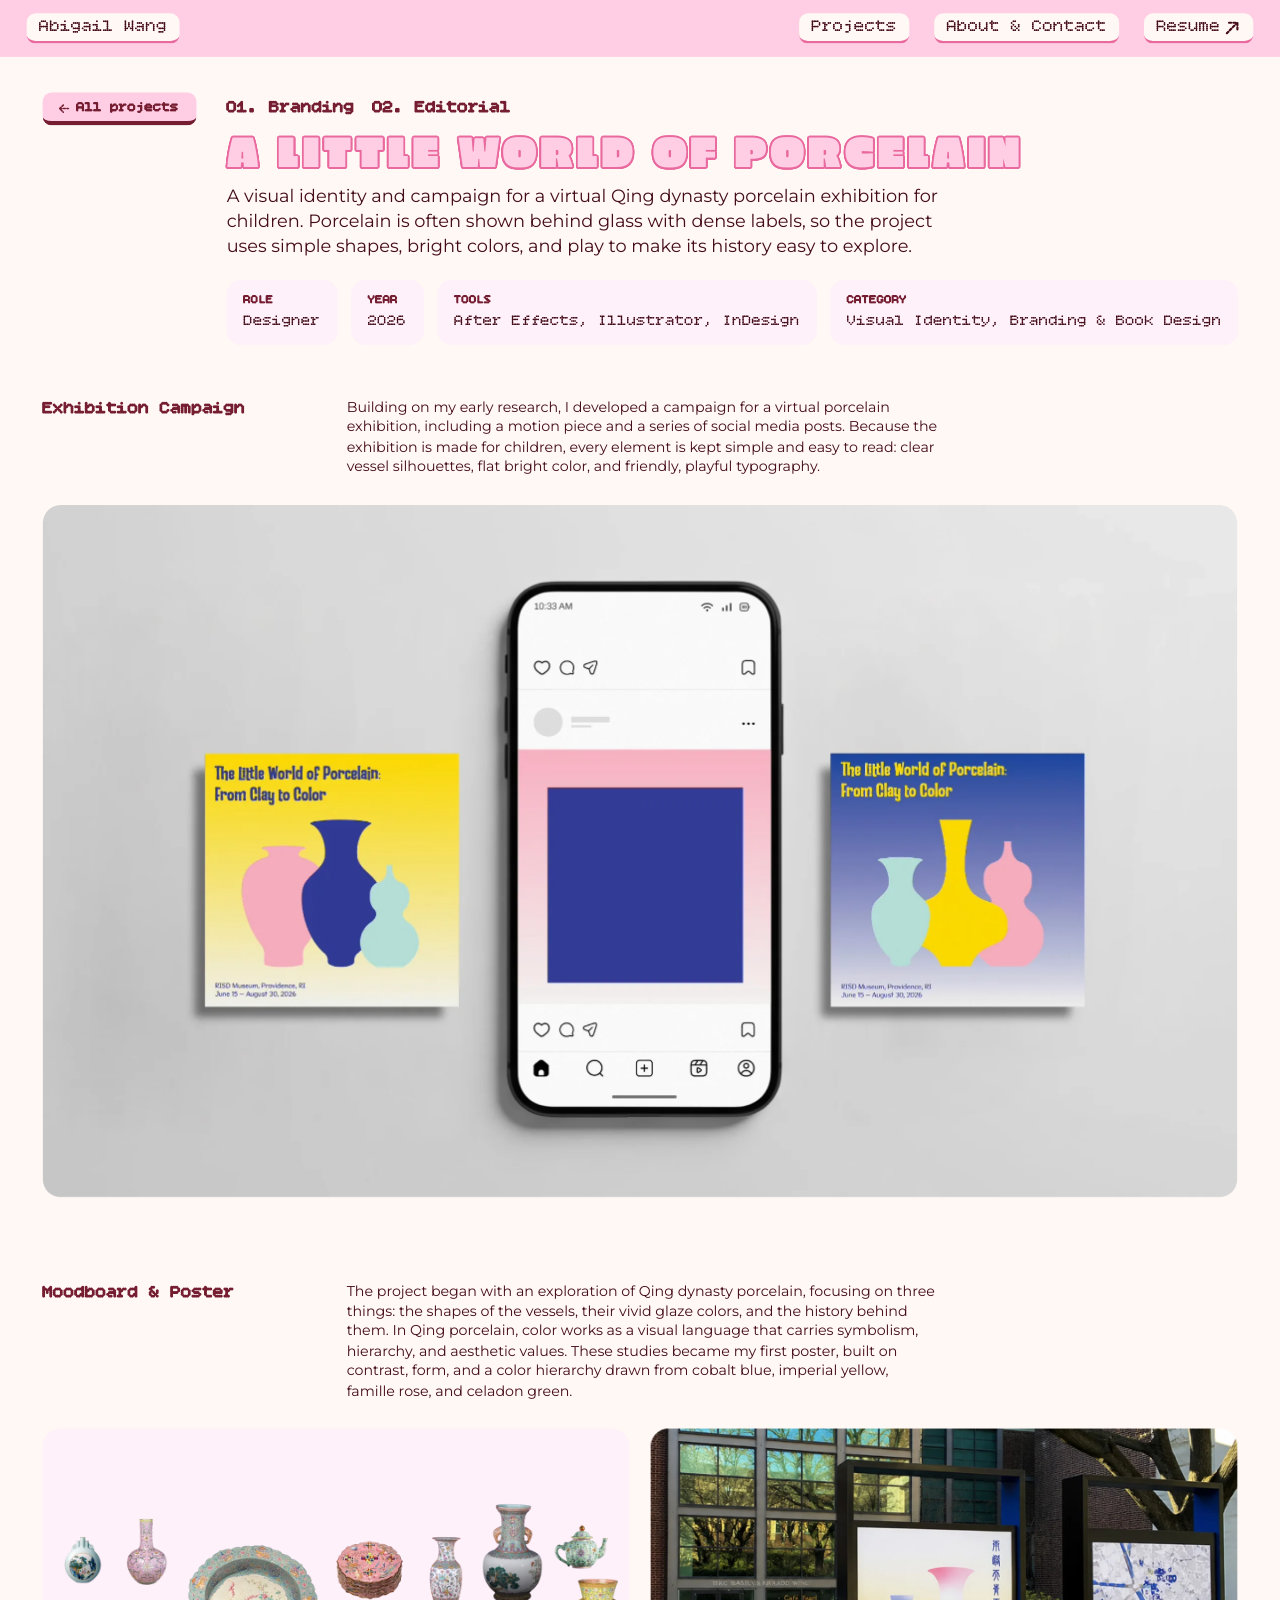
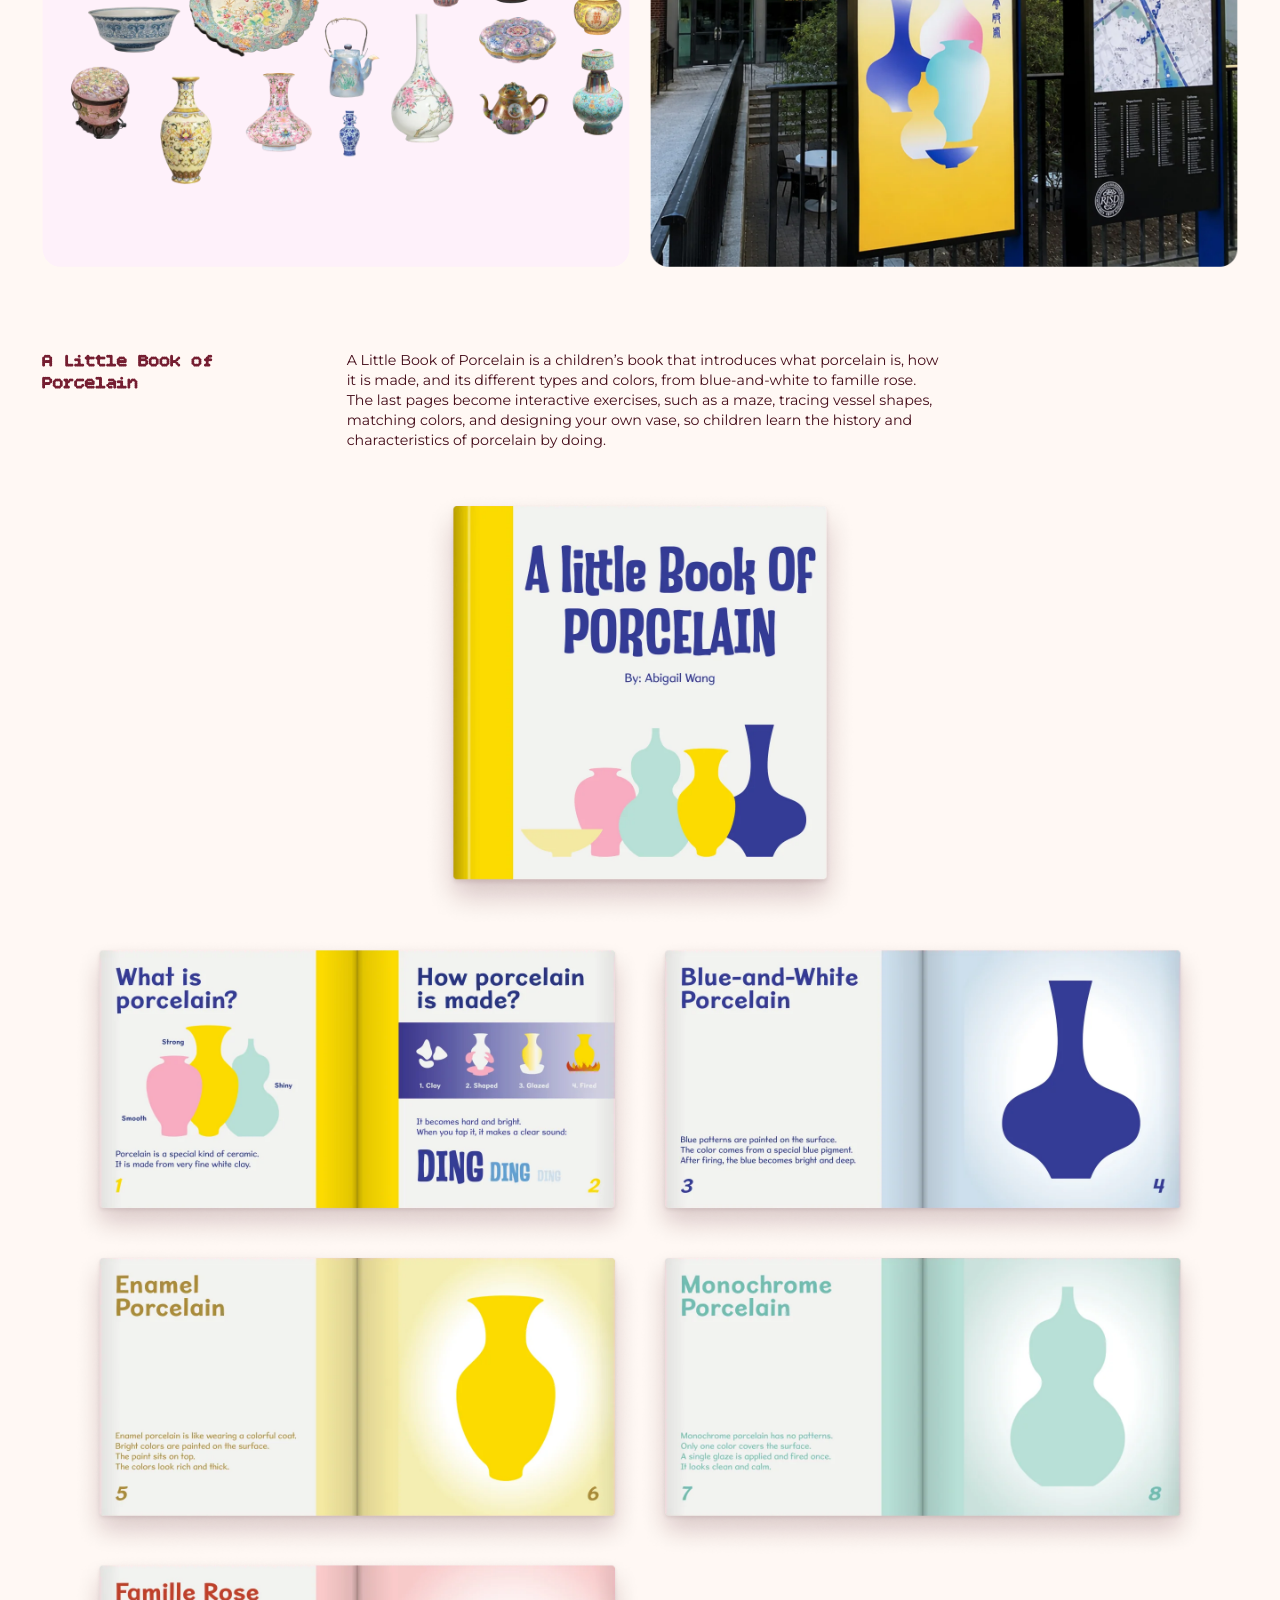
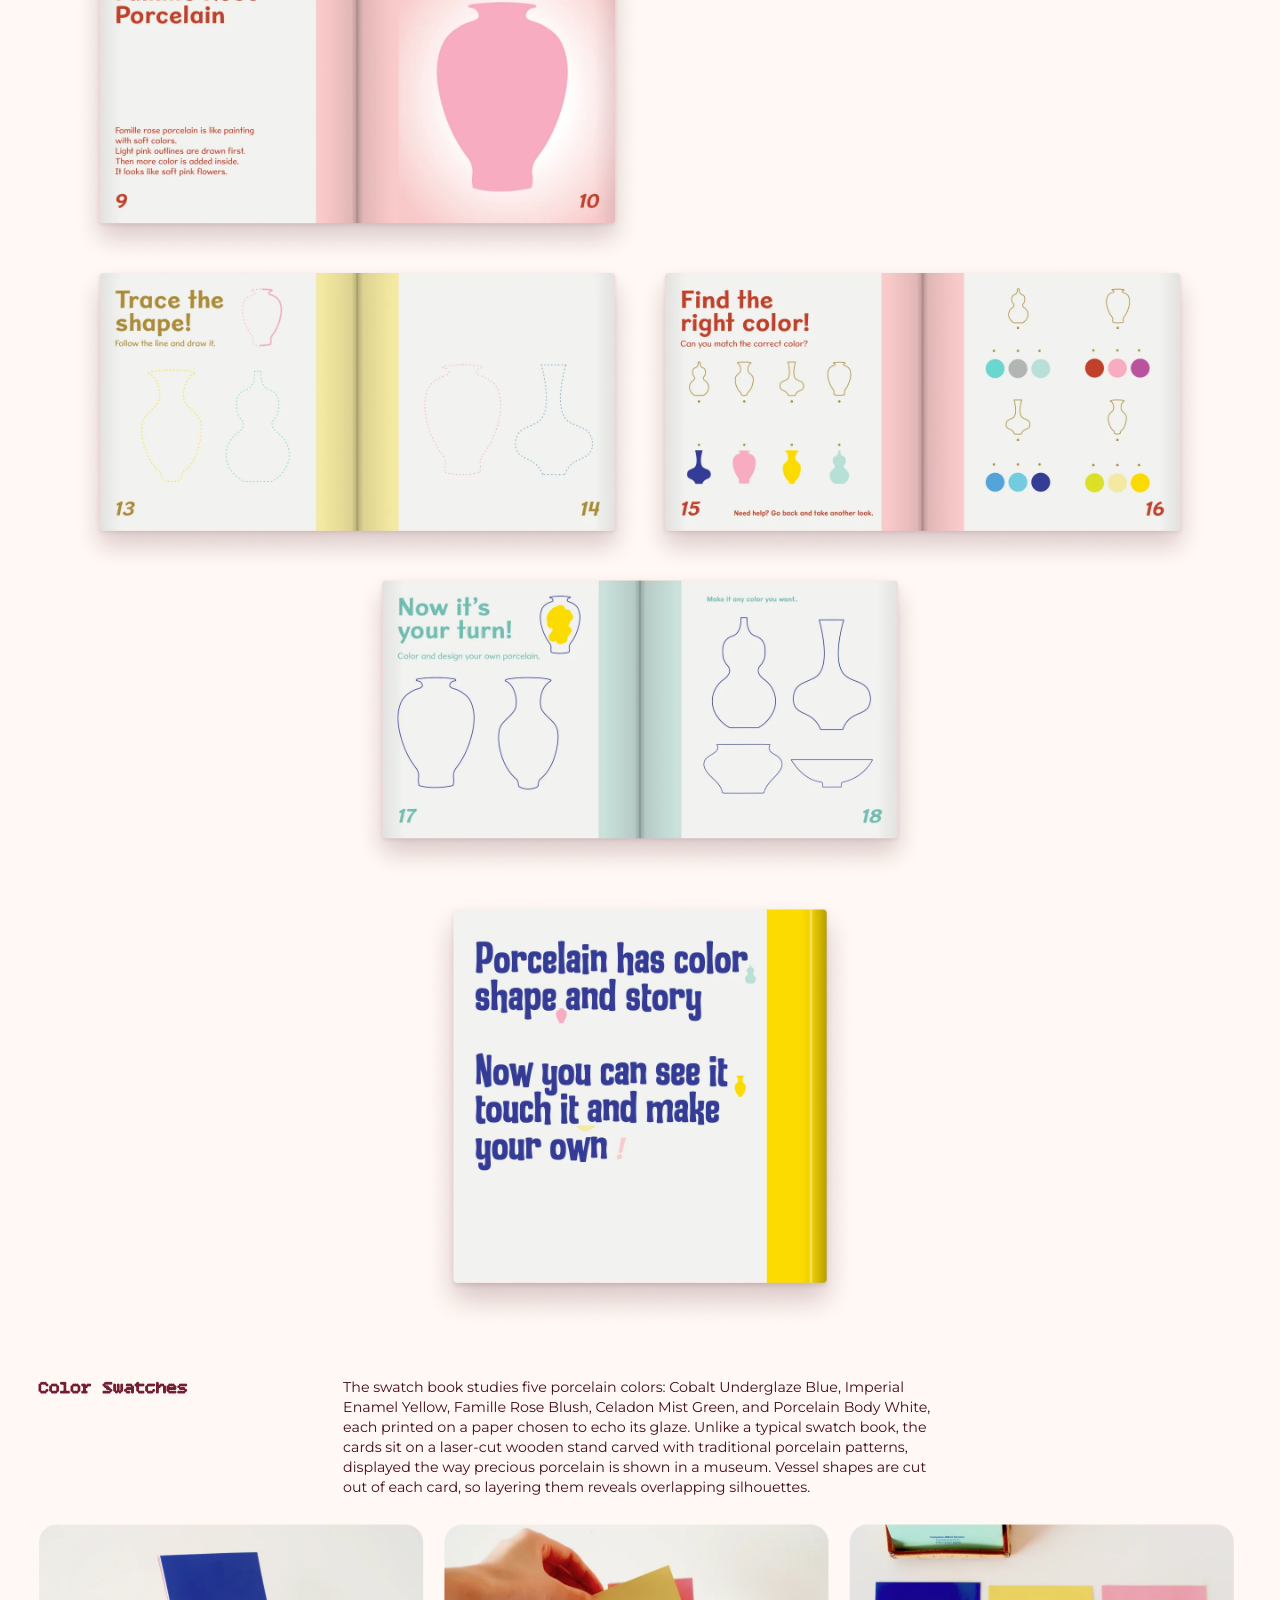
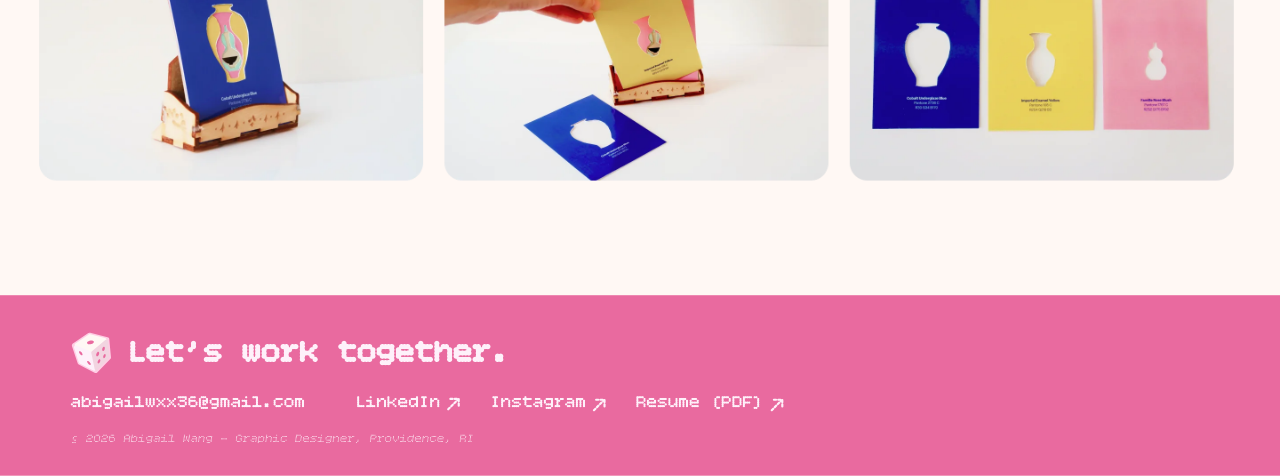
<file: porcelain.html>
<!doctype html>
<html lang="en">
<head>
<meta charset="utf-8">
<meta name="viewport" content="width=device-width, initial-scale=1">
<title>A Little World of Porcelain — Abigail Wang</title>
<meta name="description" content="A children’s exhibition campaign, picture book and swatch book about Qing dynasty porcelain.">
<meta property="og:title" content="A Little World of Porcelain — Abigail Wang">
<meta property="og:description" content="A children’s exhibition campaign, picture book and swatch book about Qing dynasty porcelain.">
<meta property="og:type" content="website">
<meta name="theme-color" content="#FFCDE4">
<link rel="icon" type="image/svg+xml" href="favicon.svg">
<link rel="preload" href="fonts/bitcount.woff2" as="font" type="font/woff2" crossorigin>
<link rel="preload" href="fonts/erica-one.woff2" as="font" type="font/woff2" crossorigin>
<link rel="stylesheet" href="site.css?v=edd0428d">
<script>document.documentElement.classList.add('js')</script>
</head>
<body data-page="porcelain.html">
<a class="skip" href="#main">Skip to content</a>
<header class="dnav" aria-label="Site"><div class="sv-wrap" data-h="64"><div class="stage" style="height:64px"><div class="e band" style="left:0px;top:0px;width:1440px;height:64px;background:#ffcde4"></div><div class="e g0" style="left:30px;top:15px;width:172px;height:34px;background:#fff8f4;border-radius:10px;border-style:solid;border-color:#e96a9f;border-width:0px 0px 3px 0px"></div><div class="e g0 t" style="left:44px;top:19px;width:144px;text-align:left;white-space:pre;font-family:'Bitcount',monospace;font-variation-settings:'CRSV' 0,'slnt' 0;font-weight:400;font-size:20.00px;color:#440c19;line-height:normal">Abigail Wang</div><div class="e g1" style="left:899px;top:15px;width:124px;height:34px;background:#fff8f4;border-radius:10px;border-style:solid;border-color:#e96a9f;border-width:0px 0px 3px 0px"></div><div class="e g1 t" style="left:913px;top:19px;width:96px;text-align:left;white-space:pre;font-family:'Bitcount',monospace;font-variation-settings:'CRSV' 0,'slnt' 0;font-weight:400;font-size:20.00px;color:#440c19;line-height:normal">Projects</div><div class="e g2" style="left:1051px;top:15px;width:208px;height:34px;background:#fff8f4;border-radius:10px;border-style:solid;border-color:#e96a9f;border-width:0px 0px 3px 0px"></div><div class="e g2 t" style="left:1065px;top:19px;width:180px;text-align:left;white-space:pre;font-family:'Bitcount',monospace;font-variation-settings:'CRSV' 0,'slnt' 0;font-weight:400;font-size:20.00px;color:#440c19;line-height:normal">About &amp; Contact</div><div class="e g3" style="left:1287px;top:15px;width:123px;height:34px;background:#fff8f4;border-radius:10px;border-style:solid;border-color:#e96a9f;border-width:0px 0px 3px 0px"></div><div class="e g3 t" style="left:1301px;top:19px;width:72px;text-align:left;white-space:pre;font-family:'Bitcount',monospace;font-variation-settings:'CRSV' 0,'slnt' 0;font-weight:400;font-size:20.00px;color:#440c19;line-height:normal">Resume</div><div class="e g3 sv" style="left:1379px;top:21.5px;width:17px;height:17px"><svg aria-hidden="true" preserveAspectRatio="none" width="17" height="17" viewBox="0 0 17 17" fill="none" xmlns="http://www.w3.org/2000/svg">
<path d="M1.21436 15.3405L11.6977 4.85718" stroke="#440C19" stroke-width="2.42857" stroke-linecap="round" stroke-linejoin="round" stroke-dasharray="2.43 2.43"/>
<path d="M3.64307 3.64282H13.0781V13.0778" stroke="#440C19" stroke-width="2.42857" stroke-linecap="round" stroke-linejoin="round" stroke-dasharray="2.43 2.43"/>
</svg></div><a class="hit k-btn" data-g="0" style="left:30px;top:15px;width:172px;height:34px" aria-label="Abigail Wang" href="index.html"></a><a class="hit k-btn" data-g="1" style="left:899px;top:15px;width:124px;height:34px" aria-label="Projects" href="projects.html"></a><a class="hit k-btn" data-g="2" style="left:1051px;top:15px;width:208px;height:34px" aria-label="About &amp; Contact" href="about.html"></a><a class="hit k-btn" data-g="3" style="left:1287px;top:15px;width:123px;height:34px" aria-label="Resume" data-cfg="resume" href="#" target="_blank" rel="noopener"></a></div></div></header>
<header class="mnav" aria-label="Site">
  <a class="mpill brand" href="index.html">Abigail Wang</a>
  <nav><a href="projects.html">Projects</a><a href="about.html">About</a><a href="#" data-cfg="resume" target="_blank" rel="noopener">Resume <span aria-hidden="true">↗</span></a></nav>
</header>
<main id="main">
<div class="sv-wrap main-stage" data-h="5871"><div class="stage" style="height:5871px"><div class="e rv" style="left:48px;top:1542.6px;width:660px;height:493px;background:#fef1fa;border-radius:20px"></div><div class="e g4" style="left:48px;top:40px;width:173px;height:37px;background:#ffcde4;border-radius:10px;border-style:solid;border-color:#751e31;border-width:0px 0px 5px 0px"></div><div class="e g4 t" style="left:86px;top:48px;width:116px;text-align:left;white-space:pre;font-family:'Bitcount',monospace;font-variation-settings:'CRSV' 0,'slnt' 0;font-weight:700;font-size:16.00px;color:#751e31;line-height:normal">All projects</div><div class="e g4 sv" style="left:63.7px;top:50.7px;width:14.7px;height:14.7px"><svg aria-hidden="true" preserveAspectRatio="none" width="15" height="15" viewBox="0 0 15 15" fill="none" xmlns="http://www.w3.org/2000/svg">
<g clip-path="url(#clip0_122_296_2)">
<path d="M13.4132 7.13356H4.37828" stroke="#751E31" stroke-width="1.9" stroke-linecap="round" stroke-linejoin="round" stroke-dasharray="1.9 1.9"/>
<path d="M7.32593 3.1394L3.2602 7.20513L7.32593 11.2708" stroke="#751E31" stroke-width="1.9" stroke-linecap="round" stroke-linejoin="round" stroke-dasharray="1.9 1.9"/>
</g>
<defs>
<clipPath id="clip0_122_296_2">
<rect width="10.36" height="10.36" fill="white" transform="matrix(-0.707107 0.707107 0.707107 0.707107 7.32568 0)"/>
</clipPath>
</defs>
</svg></div><div class="e t" style="left:255px;top:46px;width:144px;text-align:left;white-space:pre;font-family:'Bitcount',monospace;font-variation-settings:'CRSV' 0,'slnt' 0;font-weight:700;font-size:20.00px;color:#751e31;line-height:normal">01. Branding</div><div class="e t" style="left:255px;top:86px;width:1012px;text-align:left;white-space:pre-wrap;font-family:'Erica One',sans-serif;font-weight:400;font-size:48.00px;color:#ffcde4;line-height:0.850;letter-spacing:0.080em;text-transform:uppercase;text-shadow:2.00px 0.00px 0 var(--ol,#e96a9f),1.93px 0.52px 0 var(--ol,#e96a9f),1.73px 1.00px 0 var(--ol,#e96a9f),1.41px 1.41px 0 var(--ol,#e96a9f),1.00px 1.73px 0 var(--ol,#e96a9f),0.52px 1.93px 0 var(--ol,#e96a9f),0.00px 2.00px 0 var(--ol,#e96a9f),-0.52px 1.93px 0 var(--ol,#e96a9f),-1.00px 1.73px 0 var(--ol,#e96a9f),-1.41px 1.41px 0 var(--ol,#e96a9f),-1.73px 1.00px 0 var(--ol,#e96a9f),-1.93px 0.52px 0 var(--ol,#e96a9f),-2.00px 0.00px 0 var(--ol,#e96a9f),-1.93px -0.52px 0 var(--ol,#e96a9f),-1.73px -1.00px 0 var(--ol,#e96a9f),-1.41px -1.41px 0 var(--ol,#e96a9f),-1.00px -1.73px 0 var(--ol,#e96a9f),-0.52px -1.93px 0 var(--ol,#e96a9f),-0.00px -2.00px 0 var(--ol,#e96a9f),0.52px -1.93px 0 var(--ol,#e96a9f),1.00px -1.73px 0 var(--ol,#e96a9f),1.41px -1.41px 0 var(--ol,#e96a9f),1.73px -1.00px 0 var(--ol,#e96a9f),1.93px -0.52px 0 var(--ol,#e96a9f)">A Little World of Porcelain</div><div class="e t" style="left:255px;top:143px;width:819.72px;text-align:left;white-space:pre-wrap;font-family:'Montserrat',sans-serif;font-weight:400;font-size:20.00px;color:#440c19;line-height:1.400">A visual identity and campaign for a virtual Qing dynasty porcelain exhibition for children. Porcelain is often shown behind glass with dense labels, so the project uses simple shapes, bright colors, and play to make its history easy to explore.</div><div class="e" style="left:255px;top:251px;width:125px;height:73px;background:#fef1fa;border-radius:16px"></div><div class="e t" style="left:274px;top:266px;width:34px;text-align:left;white-space:pre;font-family:'Bitcount',monospace;font-variation-settings:'CRSV' 0,'slnt' 0;font-weight:700;font-size:14.00px;color:#751e31;line-height:normal">ROLE</div><div class="e t" style="left:274px;top:287px;width:87px;text-align:left;white-space:pre;font-family:'Bitcount',monospace;font-variation-settings:'CRSV' 0,'slnt' 0;font-weight:400;font-size:18.00px;color:#440c19;line-height:normal">Designer</div><div class="e" style="left:395px;top:251px;width:82px;height:73px;background:#fef1fa;border-radius:16px"></div><div class="e t" style="left:414px;top:266px;width:34px;text-align:left;white-space:pre;font-family:'Bitcount',monospace;font-variation-settings:'CRSV' 0,'slnt' 0;font-weight:700;font-size:14.00px;color:#751e31;line-height:normal">YEAR</div><div class="e t" style="left:414px;top:287px;width:44px;text-align:left;white-space:pre;font-family:'Bitcount',monospace;font-variation-settings:'CRSV' 0,'slnt' 0;font-weight:400;font-size:18.00px;color:#440c19;line-height:normal">2026</div><div class="e" style="left:492px;top:251px;width:427px;height:73px;background:#fef1fa;border-radius:16px"></div><div class="e t" style="left:511px;top:266px;width:42px;text-align:left;white-space:pre;font-family:'Bitcount',monospace;font-variation-settings:'CRSV' 0,'slnt' 0;font-weight:700;font-size:14.00px;color:#751e31;line-height:normal">TOOLS</div><div class="e t" style="left:511px;top:287px;width:389px;text-align:left;white-space:pre;font-family:'Bitcount',monospace;font-variation-settings:'CRSV' 0,'slnt' 0;font-weight:400;font-size:18.00px;color:#440c19;line-height:normal">After Effects, Illustrator, InDesign</div><div class="e" style="left:934px;top:251px;width:459px;height:73px;background:#fef1fa;border-radius:16px"></div><div class="e t" style="left:953px;top:266px;width:68px;text-align:left;white-space:pre;font-family:'Bitcount',monospace;font-variation-settings:'CRSV' 0,'slnt' 0;font-weight:700;font-size:14.00px;color:#751e31;line-height:normal">CATEGORY</div><div class="e t" style="left:953px;top:287px;width:421px;text-align:left;white-space:pre;font-family:'Bitcount',monospace;font-variation-settings:'CRSV' 0,'slnt' 0;font-weight:400;font-size:18.00px;color:#440c19;line-height:normal">Visual Identity, Branding &amp; Book Design</div><div class="e t" style="left:419px;top:46px;width:156px;text-align:left;white-space:pre;font-family:'Bitcount',monospace;font-variation-settings:'CRSV' 0,'slnt' 0;font-weight:700;font-size:20.00px;color:#751e31;line-height:normal">02. Editorial</div><div class="e rv t" style="left:48px;top:1378.6px;width:437.184px;text-align:left;white-space:pre-wrap;font-family:'Bitcount',monospace;font-variation-settings:'CRSV' 0,'slnt' 0;font-weight:700;font-size:20.00px;color:#751e31;line-height:normal">Moodboard &amp; Poster</div><div class="e rv t" style="left:390px;top:1378.6px;width:667.92px;text-align:left;white-space:pre-wrap;font-family:'Montserrat',sans-serif;font-weight:400;font-size:16.00px;color:#440c19;line-height:1.400">The project began with an exploration of Qing dynasty porcelain, focusing on three things: the shapes of the vessels, their vivid glaze colors, and the history behind them. In Qing porcelain, color works as a visual language that carries symbolism, hierarchy, and aesthetic values. These studies became my first poster, built on contrast, form, and a color hierarchy drawn from cobalt blue, imperial yellow, famille rose, and celadon green.</div><div class="e rv t" style="left:48px;top:2131.6px;width:213.1px;text-align:left;white-space:pre-wrap;font-family:'Bitcount',monospace;font-variation-settings:'CRSV' 0,'slnt' 0;font-weight:700;font-size:20.00px;color:#751e31;line-height:normal">A Little Book of Porcelain</div><div class="e rv t" style="left:390px;top:2131.6px;width:667.92px;text-align:left;white-space:pre-wrap;font-family:'Montserrat',sans-serif;font-weight:400;font-size:16.00px;color:#440c19;line-height:1.400">A Little Book of Porcelain is a children’s book that introduces what porcelain is, how it is made, and its different types and colors, from blue-and-white to famille rose. The last pages become interactive exercises, such as a maze, tracing vessel shapes, matching colors, and designing your own vase, so children learn the history and characteristics of porcelain by doing.</div><div class="e band rv" style="left:0px;top:5668px;width:1440px;height:203px;background:#e96a9f"></div><div class="e rv sv" style="left:80px;top:5708px;width:48px;height:50px"><svg aria-hidden="true" preserveAspectRatio="none" width="48" height="50" viewBox="0 0 48 50" fill="none" xmlns="http://www.w3.org/2000/svg">
<path d="M1.00199 17.3062C0.822332 16.7681 0.823596 16.186 1.00559 15.6487C1.18758 15.1114 1.54031 14.6483 2.00999 14.3302L19.406 2.54217C19.7106 2.33534 20.0557 2.19558 20.4185 2.13214C20.7812 2.0687 21.1532 2.08303 21.51 2.17417L40.976 7.15217C41.4947 7.2849 41.9599 7.57455 42.3078 7.98156C42.6558 8.38857 42.8696 8.89309 42.92 9.42617L44.844 29.6822C44.8797 30.0581 44.833 30.4373 44.7073 30.7934C44.5816 31.1495 44.3798 31.474 44.116 31.7442L29.406 46.8082C29.0142 47.2088 28.5036 47.4722 27.95 47.559C27.3964 47.6459 26.8296 47.5516 26.334 47.2902L8.64799 37.9582C8.05511 37.6456 7.60586 37.1161 7.39399 36.4802L1.00199 17.3062Z" fill="#FFCDE4"/>
<path d="M19.8461 4.09797C20.0832 3.93537 20.3527 3.82583 20.6361 3.77682C20.9194 3.72781 21.21 3.74048 21.4881 3.81397L38.2261 8.21997C38.5827 8.31376 38.9064 8.50432 39.1616 8.77059C39.4167 9.03686 39.5932 9.36847 39.6716 9.72879C39.7501 10.0891 39.7274 10.4641 39.606 10.8123C39.4847 11.1605 39.2694 11.4684 38.9841 11.702L24.0361 23.948C23.7636 24.1713 23.437 24.3186 23.0893 24.3752C22.7417 24.4317 22.3852 24.3954 22.0561 24.27L5.30206 17.882C4.96113 17.7519 4.66229 17.531 4.43791 17.2432C4.21353 16.9554 4.07216 16.6118 4.02911 16.2494C3.98605 15.887 4.04296 15.5198 4.19366 15.1875C4.34436 14.8551 4.58311 14.5703 4.88406 14.364L19.8461 4.09797Z" fill="#FFF8F4"/>
<path d="M19.1556 15.0466C20.7686 15.556 23.2457 15.0983 24.6885 14.0243C26.1313 12.9503 25.9933 11.6667 24.3803 11.1572C22.7673 10.6478 20.2901 11.1055 18.8474 12.1795C17.4046 13.2535 17.5426 14.5371 19.1556 15.0466Z" fill="#E96A9F"/>
<path d="M3.24802 19.0942C3.12934 18.7318 3.11672 18.3431 3.21165 17.9738C3.30658 17.6045 3.5051 17.27 3.78381 17.0098C4.06252 16.7496 4.40981 16.5745 4.78475 16.5051C5.15969 16.4357 5.54665 16.4749 5.90002 16.6182L22.516 23.3442C22.8144 23.4647 23.0793 23.6555 23.2882 23.9002C23.4971 24.145 23.6439 24.4366 23.716 24.7502L27.806 42.5402C27.892 42.9125 27.8695 43.3018 27.7411 43.6617C27.6128 44.0217 27.384 44.3373 27.0818 44.5713C26.7796 44.8053 26.4168 44.9478 26.0361 44.982C25.6555 45.0162 25.273 44.9406 24.934 44.7642L9.64202 36.8162C9.17752 36.5744 8.82637 36.16 8.66402 35.6622L3.24802 19.0942Z" fill="#FEF1FA"/>
<path d="M11.5248 27.4097C12.5572 27.8643 13.1 27.2631 12.7373 26.067C12.3745 24.871 11.2436 23.5329 10.2113 23.0784C9.17891 22.6238 8.6361 23.225 8.99884 24.4211C9.36158 25.6171 10.4925 26.9552 11.5248 27.4097Z" fill="#E96A9F"/>
<path d="M20.6366 38.1987C21.7465 38.7441 22.4123 38.287 22.1236 37.1776C21.835 36.0683 20.7012 34.7269 19.5912 34.1814C18.4813 33.636 17.8156 34.0931 18.1042 35.2025C18.3929 36.3118 19.5267 37.6532 20.6366 38.1987Z" fill="#E96A9F"/>
<path d="M22.732 25.0821C22.6581 24.7295 22.6808 24.3635 22.7976 24.0228C22.9145 23.682 23.1213 23.3791 23.396 23.1461L38.134 10.6441C38.4119 10.4088 38.7487 10.2539 39.1081 10.1959C39.4676 10.138 39.836 10.1792 40.1738 10.3153C40.5115 10.4513 40.8057 10.6769 41.0246 10.9679C41.2435 11.2588 41.3789 11.6039 41.416 11.9661L43.198 29.4121C43.2277 29.7054 43.1922 30.0017 43.094 30.2797C42.9958 30.5577 42.8374 30.8105 42.63 31.0201L29.856 43.9501C29.602 44.2077 29.2829 44.3916 28.9326 44.4822C28.5823 44.5728 28.214 44.5666 27.8669 44.4644C27.5199 44.3622 27.207 44.1678 26.9617 43.9018C26.7164 43.6358 26.5479 43.3083 26.474 42.9541L22.732 25.0821Z" fill="#F2D4E0"/>
<path d="M30.2635 28.303C31.1714 27.4901 31.7437 25.9032 31.5417 24.7583C31.3398 23.6135 30.4401 23.3443 29.5323 24.1572C28.6244 24.97 28.0521 26.557 28.2541 27.7018C28.456 28.8466 29.3557 29.1158 30.2635 28.303Z" fill="#E96A9F"/>
<path d="M36.7252 22.3941C37.5417 21.6631 38.0875 20.1553 37.9443 19.0263C37.8011 17.8974 37.0232 17.5748 36.2067 18.3058C35.3902 19.0368 34.8444 20.5446 34.9875 21.6736C35.1307 22.8025 35.9087 23.1251 36.7252 22.3941Z" fill="#E96A9F"/>
<path d="M31.6779 36.324C32.5253 35.501 33.0663 34.0064 32.8863 32.9859C32.7063 31.9654 31.8734 31.8053 31.026 32.6284C30.1786 33.4514 29.6376 34.946 29.8176 35.9665C29.9976 36.987 30.8305 37.1471 31.6779 36.324Z" fill="#E96A9F"/>
<path d="M37.7325 30.339C38.499 29.5945 39.0163 28.1704 38.8879 27.1582C38.7595 26.1459 38.034 25.9289 37.2675 26.6734C36.501 27.4179 35.9837 28.842 36.1121 29.8543C36.2405 30.8665 36.966 31.0835 37.7325 30.339Z" fill="#E96A9F"/>
</svg></div><div class="e rv t" style="left:144px;top:5712px;width:432px;text-align:left;white-space:pre;font-family:'Bitcount',monospace;font-variation-settings:'CRSV' 0,'slnt' 0;font-weight:700;font-size:36.00px;color:#fef1fa;line-height:normal">Let’s work together.</div><div class="e g5 rv t" style="left:80px;top:5778px;width:264px;text-align:left;white-space:pre;font-family:'Bitcount',monospace;font-variation-settings:'CRSV' 0,'slnt' 0;font-weight:500;font-size:20.00px;color:#fef1fa;line-height:normal">abigailwxx36@gmail.com</div><div class="e g6 rv t" style="left:400px;top:5778px;width:96px;text-align:left;white-space:pre;font-family:'Bitcount',monospace;font-variation-settings:'CRSV' 0,'slnt' 0;font-weight:500;font-size:20.00px;color:#fef1fa;line-height:normal">LinkedIn</div><div class="e g6 rv sv" style="left:503px;top:5780.5px;width:17px;height:17px"><svg aria-hidden="true" preserveAspectRatio="none" width="17" height="17" viewBox="0 0 17 17" fill="none" xmlns="http://www.w3.org/2000/svg">
<path d="M1.21436 15.3408L11.6977 4.85742" stroke="#FEF1FA" stroke-width="2.42857" stroke-linecap="round" stroke-linejoin="round" stroke-dasharray="2.43 2.43"/>
<path d="M3.64282 3.64307H13.0778V13.0781" stroke="#FEF1FA" stroke-width="2.42857" stroke-linecap="round" stroke-linejoin="round" stroke-dasharray="2.43 2.43"/>
</svg></div><div class="e g7 rv t" style="left:552px;top:5778px;width:108px;text-align:left;white-space:pre;font-family:'Bitcount',monospace;font-variation-settings:'CRSV' 0,'slnt' 0;font-weight:500;font-size:20.00px;color:#fef1fa;line-height:normal">Instagram</div><div class="e g7 rv sv" style="left:667px;top:5781.5px;width:17px;height:17px"><svg aria-hidden="true" preserveAspectRatio="none" width="17" height="17" viewBox="0 0 17 17" fill="none" xmlns="http://www.w3.org/2000/svg">
<path d="M1.21436 15.3408L11.6977 4.85742" stroke="#FEF1FA" stroke-width="2.42857" stroke-linecap="round" stroke-linejoin="round" stroke-dasharray="2.43 2.43"/>
<path d="M3.64282 3.64307H13.0778V13.0781" stroke="#FEF1FA" stroke-width="2.42857" stroke-linecap="round" stroke-linejoin="round" stroke-dasharray="2.43 2.43"/>
</svg></div><div class="e g8 rv t" style="left:716px;top:5778px;width:144px;text-align:left;white-space:pre;font-family:'Bitcount',monospace;font-variation-settings:'CRSV' 0,'slnt' 0;font-weight:500;font-size:20.00px;color:#fef1fa;line-height:normal">Resume (PDF)</div><div class="e g8 rv sv" style="left:867px;top:5781.5px;width:17px;height:17px"><svg aria-hidden="true" preserveAspectRatio="none" width="17" height="17" viewBox="0 0 17 17" fill="none" xmlns="http://www.w3.org/2000/svg">
<path d="M1.21436 15.3408L11.6977 4.85742" stroke="#FEF1FA" stroke-width="2.42857" stroke-linecap="round" stroke-linejoin="round" stroke-dasharray="2.43 2.43"/>
<path d="M3.64282 3.64307H13.0778V13.0781" stroke="#FEF1FA" stroke-width="2.42857" stroke-linecap="round" stroke-linejoin="round" stroke-dasharray="2.43 2.43"/>
</svg></div><div class="e rv t" style="left:80px;top:5822px;width:454px;text-align:left;white-space:pre;font-family:'Bitcount',monospace;font-variation-settings:'CRSV' 0,'slnt' -8;font-weight:300;font-size:14.00px;color:#fef1fa;line-height:normal">© 2026 Abigail Wang — Graphic Designer, Providence, RI</div><div class="e t" style="left:48px;top:384px;width:322px;text-align:left;white-space:pre-wrap;font-family:'Bitcount',monospace;font-variation-settings:'CRSV' 0,'slnt' 0;font-weight:700;font-size:20.00px;color:#751e31;line-height:normal">Exhibition Campaign</div><div class="e t" style="left:390px;top:384px;width:667.92px;text-align:left;white-space:pre-wrap;font-family:'Montserrat',sans-serif;font-weight:400;font-size:16.00px;color:#440c19;line-height:1.400">Building on my early research, I developed a campaign for a virtual porcelain exhibition, including a motion piece and a series of social media posts. Because the exhibition is made for children, every element is kept simple and easy to read: clear vessel silhouettes, flat bright color, and friendly, playful typography.</div><div class="e rv im" style="left:50px;top:1598px;width:656px;height:353px"><img class="" src="img/i199-565.webp" alt="" width="1312" height="706" loading="lazy" decoding="async"></div><div class="e im" style="left:48px;top:504px;width:1344px;height:778.6px"><video class="" muted loop playsinline autoplay preload="none" poster="img/i199-566.webp" data-src="media/porcelain-campaign.mp4" width="2400" height="1391" style="border-radius:20px"></video></div><div class="e rv im" style="left:732px;top:1542.6px;width:660px;height:493px"><img class="" src="img/i206-568.webp" alt="" width="1320" height="986" loading="lazy" decoding="async"></div><div class="e rv im" style="left:500px;top:5251px;width:432px;height:288px"><img class="" src="img/i206-570.webp" alt="" width="864" height="576" loading="lazy" decoding="async"></div><div class="e rv im" style="left:44px;top:5251px;width:432px;height:288px"><img class="" src="img/i206-569.webp" alt="" width="864" height="576" loading="lazy" decoding="async"></div><div class="e rv im" style="left:956px;top:5251px;width:432px;height:288px"><img class="" src="img/i206-571.webp" alt="" width="864" height="576" loading="lazy" decoding="async"></div><div class="e rv im" style="left:474px;top:2287px;width:492px;height:492px"><img class="" src="img/i213-346.webp" alt="" width="984" height="984" loading="lazy" decoding="async"></div><div class="e rv im" style="left:80px;top:2789px;width:644px;height:354px"><img class="" src="img/i213-350.webp" alt="" width="1288" height="708" loading="lazy" decoding="async"></div><div class="e rv im" style="left:716px;top:2789px;width:644px;height:354px"><img class="" src="img/i213-354.webp" alt="" width="1288" height="708" loading="lazy" decoding="async"></div><div class="e rv im" style="left:80px;top:3135px;width:644px;height:354px"><img class="" src="img/i213-358.webp" alt="" width="1288" height="708" loading="lazy" decoding="async"></div><div class="e rv im" style="left:716px;top:3135px;width:644px;height:354px"><img class="" src="img/i213-362.webp" alt="" width="1288" height="708" loading="lazy" decoding="async"></div><div class="e rv im" style="left:80px;top:3481px;width:644px;height:354px"><img class="" src="img/i213-366.webp" alt="" width="1288" height="708" loading="lazy" decoding="async"></div><div class="e rv im" style="left:716px;top:3481px;width:644px;height:354px"><img class="" src="img/i213-370.webp" alt="" width="1288" height="708" loading="lazy" decoding="async"></div><div class="e rv im" style="left:80px;top:3827px;width:644px;height:354px"><img class="" src="img/i213-374.webp" alt="" width="1288" height="708" loading="lazy" decoding="async"></div><div class="e rv im" style="left:716px;top:3827px;width:644px;height:354px"><img class="" src="img/i213-378.webp" alt="" width="1288" height="708" loading="lazy" decoding="async"></div><div class="e rv im" style="left:398px;top:4173px;width:644px;height:354px"><img class="" src="img/i213-382.webp" alt="" width="1288" height="708" loading="lazy" decoding="async"></div><div class="e rv im" style="left:474px;top:4541px;width:492px;height:492px"><img class="" src="img/i213-385.webp" alt="" width="984" height="984" loading="lazy" decoding="async"></div><div class="e rv t" style="left:44px;top:5087px;width:213.1px;text-align:left;white-space:pre-wrap;font-family:'Bitcount',monospace;font-variation-settings:'CRSV' 0,'slnt' 0;font-weight:700;font-size:20.00px;color:#751e31;line-height:normal">Color Swatches</div><div class="e rv t" style="left:386px;top:5087px;width:667.92px;text-align:left;white-space:pre-wrap;font-family:'Montserrat',sans-serif;font-weight:400;font-size:16.00px;color:#440c19;line-height:1.400">The swatch book studies five porcelain colors: Cobalt Underglaze Blue, Imperial Enamel Yellow, Famille Rose Blush, Celadon Mist Green, and Porcelain Body White, each printed on a paper chosen to echo its glaze. Unlike a typical swatch book, the cards sit on a laser-cut wooden stand carved with traditional porcelain patterns, displayed the way precious porcelain is shown in a museum. Vessel shapes are cut out of each card, so layering them reveals overlapping silhouettes.</div><a class="hit k-btn" data-g="4" style="left:48px;top:40px;width:173px;height:37px" aria-label="All projects" href="projects.html#all"></a><a class="hit k-txt" data-g="5" style="left:74px;top:5777px;width:274px;height:26px" aria-label="abigailwxx36@gmail.com" href="mailto:abigailwxx36@gmail.com"></a><a class="hit k-txt" data-g="6" style="left:396px;top:5774.5px;width:130px;height:29px" aria-label="LinkedIn" data-cfg="linkedin" href="#" target="_blank" rel="noopener"></a><a class="hit k-txt" data-g="7" style="left:548px;top:5775.5px;width:142px;height:29px" aria-label="Instagram" data-cfg="instagram" href="#" target="_blank" rel="noopener"></a><a class="hit k-txt" data-g="8" style="left:710px;top:5775.5px;width:180px;height:29px" aria-label="Resume (PDF)" data-cfg="resume" href="#" target="_blank" rel="noopener"></a></div></div>
<div class="flow"><div class="m-wrap"><header class="m-head"><div class="m-back"><a class="mbtn sm k-btn" data-g="4" aria-label="All projects" href="projects.html#all"><svg aria-hidden="true" preserveAspectRatio="none" width="15" height="15" viewBox="0 0 15 15" fill="none" xmlns="http://www.w3.org/2000/svg">
<g clip-path="url(#clip0_122_296_7)">
<path d="M13.4132 7.13356H4.37828" stroke="#751E31" stroke-width="1.9" stroke-linecap="round" stroke-linejoin="round" stroke-dasharray="1.9 1.9"/>
<path d="M7.32593 3.1394L3.2602 7.20513L7.32593 11.2708" stroke="#751E31" stroke-width="1.9" stroke-linecap="round" stroke-linejoin="round" stroke-dasharray="1.9 1.9"/>
</g>
<defs>
<clipPath id="clip0_122_296_7">
<rect width="10.36" height="10.36" fill="white" transform="matrix(-0.707107 0.707107 0.707107 0.707107 7.32568 0)"/>
</clipPath>
</defs>
</svg><span>All projects</span></a></div><p class="m-cats"><span>01. Branding</span><span>02. Editorial</span></p><h1 class="m-title">A Little World of Porcelain</h1><p class="m-lead">A visual identity and campaign for a virtual Qing dynasty porcelain exhibition for children. Porcelain is often shown behind glass with dense labels, so the project uses simple shapes, bright colors, and play to make its history easy to explore.</p><dl class="m-meta"><div class="m-mc"><dt>ROLE</dt><dd>Designer</dd></div><div class="m-mc"><dt>YEAR</dt><dd>2026</dd></div><div class="m-mc wide"><dt>TOOLS</dt><dd>After Effects, Illustrator, InDesign</dd></div><div class="m-mc wide"><dt>CATEGORY</dt><dd>Visual Identity, Branding &amp; Book Design</dd></div></dl></header><section class="m-sec"><h2 class="m-h rv">Exhibition Campaign</h2><p class="m-body rv">Building on my early research, I developed a campaign for a virtual porcelain exhibition, including a motion piece and a series of social media posts. Because the exhibition is made for children, every element is kept simple and easy to read: clear vessel silhouettes, flat bright color, and friendly, playful typography.</p><div class="m-media"><div class="m-row rv"><div class="m-im" style="aspect-ratio:1.7262"><video class="" muted loop playsinline autoplay preload="none" poster="img/i199-566.webp" data-src="media/porcelain-campaign.mp4" width="2400" height="1391" style="border-radius:20px"></video></div></div></div></section><section class="m-sec"><h2 class="m-h rv">Moodboard &amp; Poster</h2><p class="m-body rv">The project began with an exploration of Qing dynasty porcelain, focusing on three things: the shapes of the vessels, their vivid glaze colors, and the history behind them. In Qing porcelain, color works as a visual language that carries symbolism, hierarchy, and aesthetic values. These studies became my first poster, built on contrast, form, and a color hierarchy drawn from cobalt blue, imperial yellow, famille rose, and celadon green.</p><div class="m-media"><div class="m-row rv"><div class="m-col"><div class="col" data-w="660" data-h="493" style="--w:660;--h:493"><div class="coli" style="width:660px;height:493px"><div class="e" style="left:0px;top:0px;width:660px;height:493px;background:#fef1fa;border-radius:20px"></div><div class="e im" style="left:2px;top:55.4px;width:656px;height:353px"><img class="" src="img/i199-565.webp" alt="" width="1312" height="706" loading="lazy" decoding="async"></div></div></div></div></div><div class="m-row rv"><div class="m-im" style="aspect-ratio:1.3387"><img class="" src="img/i206-568.webp" alt="" width="1320" height="986" loading="lazy" decoding="async"></div></div></div></section><section class="m-sec"><h2 class="m-h rv">A Little Book of Porcelain</h2><p class="m-body rv">A Little Book of Porcelain is a children’s book that introduces what porcelain is, how it is made, and its different types and colors, from blue-and-white to famille rose. The last pages become interactive exercises, such as a maze, tracing vessel shapes, matching colors, and designing your own vase, so children learn the history and characteristics of porcelain by doing.</p><div class="m-media"><div class="m-row rv"><div class="m-im" style="aspect-ratio:1.0000"><img class="" src="img/i213-346.webp" alt="" width="984" height="984" loading="lazy" decoding="async"></div></div><div class="m-row rv"><div class="m-im" style="aspect-ratio:1.8192"><img class="" src="img/i213-350.webp" alt="" width="1288" height="708" loading="lazy" decoding="async"></div></div><div class="m-row rv"><div class="m-im" style="aspect-ratio:1.8192"><img class="" src="img/i213-354.webp" alt="" width="1288" height="708" loading="lazy" decoding="async"></div></div><div class="m-row rv"><div class="m-im" style="aspect-ratio:1.8192"><img class="" src="img/i213-358.webp" alt="" width="1288" height="708" loading="lazy" decoding="async"></div></div><div class="m-row rv"><div class="m-im" style="aspect-ratio:1.8192"><img class="" src="img/i213-362.webp" alt="" width="1288" height="708" loading="lazy" decoding="async"></div></div><div class="m-row rv"><div class="m-im" style="aspect-ratio:1.8192"><img class="" src="img/i213-366.webp" alt="" width="1288" height="708" loading="lazy" decoding="async"></div></div><div class="m-row rv"><div class="m-im" style="aspect-ratio:1.8192"><img class="" src="img/i213-370.webp" alt="" width="1288" height="708" loading="lazy" decoding="async"></div></div><div class="m-row rv"><div class="m-im" style="aspect-ratio:1.8192"><img class="" src="img/i213-374.webp" alt="" width="1288" height="708" loading="lazy" decoding="async"></div></div><div class="m-row rv"><div class="m-im" style="aspect-ratio:1.8192"><img class="" src="img/i213-378.webp" alt="" width="1288" height="708" loading="lazy" decoding="async"></div></div><div class="m-row rv"><div class="m-im" style="aspect-ratio:1.8192"><img class="" src="img/i213-382.webp" alt="" width="1288" height="708" loading="lazy" decoding="async"></div></div><div class="m-row rv"><div class="m-im" style="aspect-ratio:1.0000"><img class="" src="img/i213-385.webp" alt="" width="984" height="984" loading="lazy" decoding="async"></div></div></div></section><section class="m-sec"><h2 class="m-h rv">Color Swatches</h2><p class="m-body rv">The swatch book studies five porcelain colors: Cobalt Underglaze Blue, Imperial Enamel Yellow, Famille Rose Blush, Celadon Mist Green, and Porcelain Body White, each printed on a paper chosen to echo its glaze. Unlike a typical swatch book, the cards sit on a laser-cut wooden stand carved with traditional porcelain patterns, displayed the way precious porcelain is shown in a museum. Vessel shapes are cut out of each card, so layering them reveals overlapping silhouettes.</p><div class="m-media"><div class="m-row rv"><div class="m-im" style="aspect-ratio:1.5000"><img class="" src="img/i206-569.webp" alt="" width="864" height="576" loading="lazy" decoding="async"></div></div><div class="m-row rv"><div class="m-im" style="aspect-ratio:1.5000"><img class="" src="img/i206-570.webp" alt="" width="864" height="576" loading="lazy" decoding="async"></div></div><div class="m-row rv"><div class="m-im" style="aspect-ratio:1.5000"><img class="" src="img/i206-571.webp" alt="" width="864" height="576" loading="lazy" decoding="async"></div></div></div></section></div><footer class="m-foot"><div class="m-wrap"><p class="m-foot-h"><svg aria-hidden="true" preserveAspectRatio="none" width="48" height="50" viewBox="0 0 48 50" fill="none" xmlns="http://www.w3.org/2000/svg">
<path d="M1.00199 17.3062C0.822332 16.7681 0.823596 16.186 1.00559 15.6487C1.18758 15.1114 1.54031 14.6483 2.00999 14.3302L19.406 2.54217C19.7106 2.33534 20.0557 2.19558 20.4185 2.13214C20.7812 2.0687 21.1532 2.08303 21.51 2.17417L40.976 7.15217C41.4947 7.2849 41.9599 7.57455 42.3078 7.98156C42.6558 8.38857 42.8696 8.89309 42.92 9.42617L44.844 29.6822C44.8797 30.0581 44.833 30.4373 44.7073 30.7934C44.5816 31.1495 44.3798 31.474 44.116 31.7442L29.406 46.8082C29.0142 47.2088 28.5036 47.4722 27.95 47.559C27.3964 47.6459 26.8296 47.5516 26.334 47.2902L8.64799 37.9582C8.05511 37.6456 7.60586 37.1161 7.39399 36.4802L1.00199 17.3062Z" fill="#FFCDE4"/>
<path d="M19.8461 4.09797C20.0832 3.93537 20.3527 3.82583 20.6361 3.77682C20.9194 3.72781 21.21 3.74048 21.4881 3.81397L38.2261 8.21997C38.5827 8.31376 38.9064 8.50432 39.1616 8.77059C39.4167 9.03686 39.5932 9.36847 39.6716 9.72879C39.7501 10.0891 39.7274 10.4641 39.606 10.8123C39.4847 11.1605 39.2694 11.4684 38.9841 11.702L24.0361 23.948C23.7636 24.1713 23.437 24.3186 23.0893 24.3752C22.7417 24.4317 22.3852 24.3954 22.0561 24.27L5.30206 17.882C4.96113 17.7519 4.66229 17.531 4.43791 17.2432C4.21353 16.9554 4.07216 16.6118 4.02911 16.2494C3.98605 15.887 4.04296 15.5198 4.19366 15.1875C4.34436 14.8551 4.58311 14.5703 4.88406 14.364L19.8461 4.09797Z" fill="#FFF8F4"/>
<path d="M19.1556 15.0466C20.7686 15.556 23.2457 15.0983 24.6885 14.0243C26.1313 12.9503 25.9933 11.6667 24.3803 11.1572C22.7673 10.6478 20.2901 11.1055 18.8474 12.1795C17.4046 13.2535 17.5426 14.5371 19.1556 15.0466Z" fill="#E96A9F"/>
<path d="M3.24802 19.0942C3.12934 18.7318 3.11672 18.3431 3.21165 17.9738C3.30658 17.6045 3.5051 17.27 3.78381 17.0098C4.06252 16.7496 4.40981 16.5745 4.78475 16.5051C5.15969 16.4357 5.54665 16.4749 5.90002 16.6182L22.516 23.3442C22.8144 23.4647 23.0793 23.6555 23.2882 23.9002C23.4971 24.145 23.6439 24.4366 23.716 24.7502L27.806 42.5402C27.892 42.9125 27.8695 43.3018 27.7411 43.6617C27.6128 44.0217 27.384 44.3373 27.0818 44.5713C26.7796 44.8053 26.4168 44.9478 26.0361 44.982C25.6555 45.0162 25.273 44.9406 24.934 44.7642L9.64202 36.8162C9.17752 36.5744 8.82637 36.16 8.66402 35.6622L3.24802 19.0942Z" fill="#FEF1FA"/>
<path d="M11.5248 27.4097C12.5572 27.8643 13.1 27.2631 12.7373 26.067C12.3745 24.871 11.2436 23.5329 10.2113 23.0784C9.17891 22.6238 8.6361 23.225 8.99884 24.4211C9.36158 25.6171 10.4925 26.9552 11.5248 27.4097Z" fill="#E96A9F"/>
<path d="M20.6366 38.1987C21.7465 38.7441 22.4123 38.287 22.1236 37.1776C21.835 36.0683 20.7012 34.7269 19.5912 34.1814C18.4813 33.636 17.8156 34.0931 18.1042 35.2025C18.3929 36.3118 19.5267 37.6532 20.6366 38.1987Z" fill="#E96A9F"/>
<path d="M22.732 25.0821C22.6581 24.7295 22.6808 24.3635 22.7976 24.0228C22.9145 23.682 23.1213 23.3791 23.396 23.1461L38.134 10.6441C38.4119 10.4088 38.7487 10.2539 39.1081 10.1959C39.4676 10.138 39.836 10.1792 40.1738 10.3153C40.5115 10.4513 40.8057 10.6769 41.0246 10.9679C41.2435 11.2588 41.3789 11.6039 41.416 11.9661L43.198 29.4121C43.2277 29.7054 43.1922 30.0017 43.094 30.2797C42.9958 30.5577 42.8374 30.8105 42.63 31.0201L29.856 43.9501C29.602 44.2077 29.2829 44.3916 28.9326 44.4822C28.5823 44.5728 28.214 44.5666 27.8669 44.4644C27.5199 44.3622 27.207 44.1678 26.9617 43.9018C26.7164 43.6358 26.5479 43.3083 26.474 42.9541L22.732 25.0821Z" fill="#F2D4E0"/>
<path d="M30.2635 28.303C31.1714 27.4901 31.7437 25.9032 31.5417 24.7583C31.3398 23.6135 30.4401 23.3443 29.5323 24.1572C28.6244 24.97 28.0521 26.557 28.2541 27.7018C28.456 28.8466 29.3557 29.1158 30.2635 28.303Z" fill="#E96A9F"/>
<path d="M36.7252 22.3941C37.5417 21.6631 38.0875 20.1553 37.9443 19.0263C37.8011 17.8974 37.0232 17.5748 36.2067 18.3058C35.3902 19.0368 34.8444 20.5446 34.9875 21.6736C35.1307 22.8025 35.9087 23.1251 36.7252 22.3941Z" fill="#E96A9F"/>
<path d="M31.6779 36.324C32.5253 35.501 33.0663 34.0064 32.8863 32.9859C32.7063 31.9654 31.8734 31.8053 31.026 32.6284C30.1786 33.4514 29.6376 34.946 29.8176 35.9665C29.9976 36.987 30.8305 37.1471 31.6779 36.324Z" fill="#E96A9F"/>
<path d="M37.7325 30.339C38.499 29.5945 39.0163 28.1704 38.8879 27.1582C38.7595 26.1459 38.034 25.9289 37.2675 26.6734C36.501 27.4179 35.9837 28.842 36.1121 29.8543C36.2405 30.8665 36.966 31.0835 37.7325 30.339Z" fill="#E96A9F"/>
</svg><span>Let’s work together.</span></p><div class="m-foot-mail"><a class="m-flink k-txt" data-g="5" aria-label="abigailwxx36@gmail.com" href="mailto:abigailwxx36@gmail.com"><span>abigailwxx36@gmail.com</span></a></div><div class="m-foot-links"><a class="m-flink k-txt" data-g="6" aria-label="LinkedIn" data-cfg="linkedin" href="#" target="_blank" rel="noopener"><span>LinkedIn</span><svg aria-hidden="true" preserveAspectRatio="none" width="17" height="17" viewBox="0 0 17 17" fill="none" xmlns="http://www.w3.org/2000/svg">
<path d="M1.21436 15.3408L11.6977 4.85742" stroke="#FEF1FA" stroke-width="2.42857" stroke-linecap="round" stroke-linejoin="round" stroke-dasharray="2.43 2.43"/>
<path d="M3.64282 3.64307H13.0778V13.0781" stroke="#FEF1FA" stroke-width="2.42857" stroke-linecap="round" stroke-linejoin="round" stroke-dasharray="2.43 2.43"/>
</svg></a><a class="m-flink k-txt" data-g="7" aria-label="Instagram" data-cfg="instagram" href="#" target="_blank" rel="noopener"><span>Instagram</span><svg aria-hidden="true" preserveAspectRatio="none" width="17" height="17" viewBox="0 0 17 17" fill="none" xmlns="http://www.w3.org/2000/svg">
<path d="M1.21436 15.3408L11.6977 4.85742" stroke="#FEF1FA" stroke-width="2.42857" stroke-linecap="round" stroke-linejoin="round" stroke-dasharray="2.43 2.43"/>
<path d="M3.64282 3.64307H13.0778V13.0781" stroke="#FEF1FA" stroke-width="2.42857" stroke-linecap="round" stroke-linejoin="round" stroke-dasharray="2.43 2.43"/>
</svg></a><a class="m-flink k-txt" data-g="8" aria-label="Resume (PDF)" data-cfg="resume" href="#" target="_blank" rel="noopener"><span>Resume (PDF)</span><svg aria-hidden="true" preserveAspectRatio="none" width="17" height="17" viewBox="0 0 17 17" fill="none" xmlns="http://www.w3.org/2000/svg">
<path d="M1.21436 15.3408L11.6977 4.85742" stroke="#FEF1FA" stroke-width="2.42857" stroke-linecap="round" stroke-linejoin="round" stroke-dasharray="2.43 2.43"/>
<path d="M3.64282 3.64307H13.0778V13.0781" stroke="#FEF1FA" stroke-width="2.42857" stroke-linecap="round" stroke-linejoin="round" stroke-dasharray="2.43 2.43"/>
</svg></a></div><p class="m-copy">© 2026 Abigail Wang — Graphic Designer, Providence, RI</p></div></footer></div>
</main>
<script>window.CARD_CATS=[];</script>
<script src="site.js?v=f5d5d397"></script>
</body>
</html>
</file>
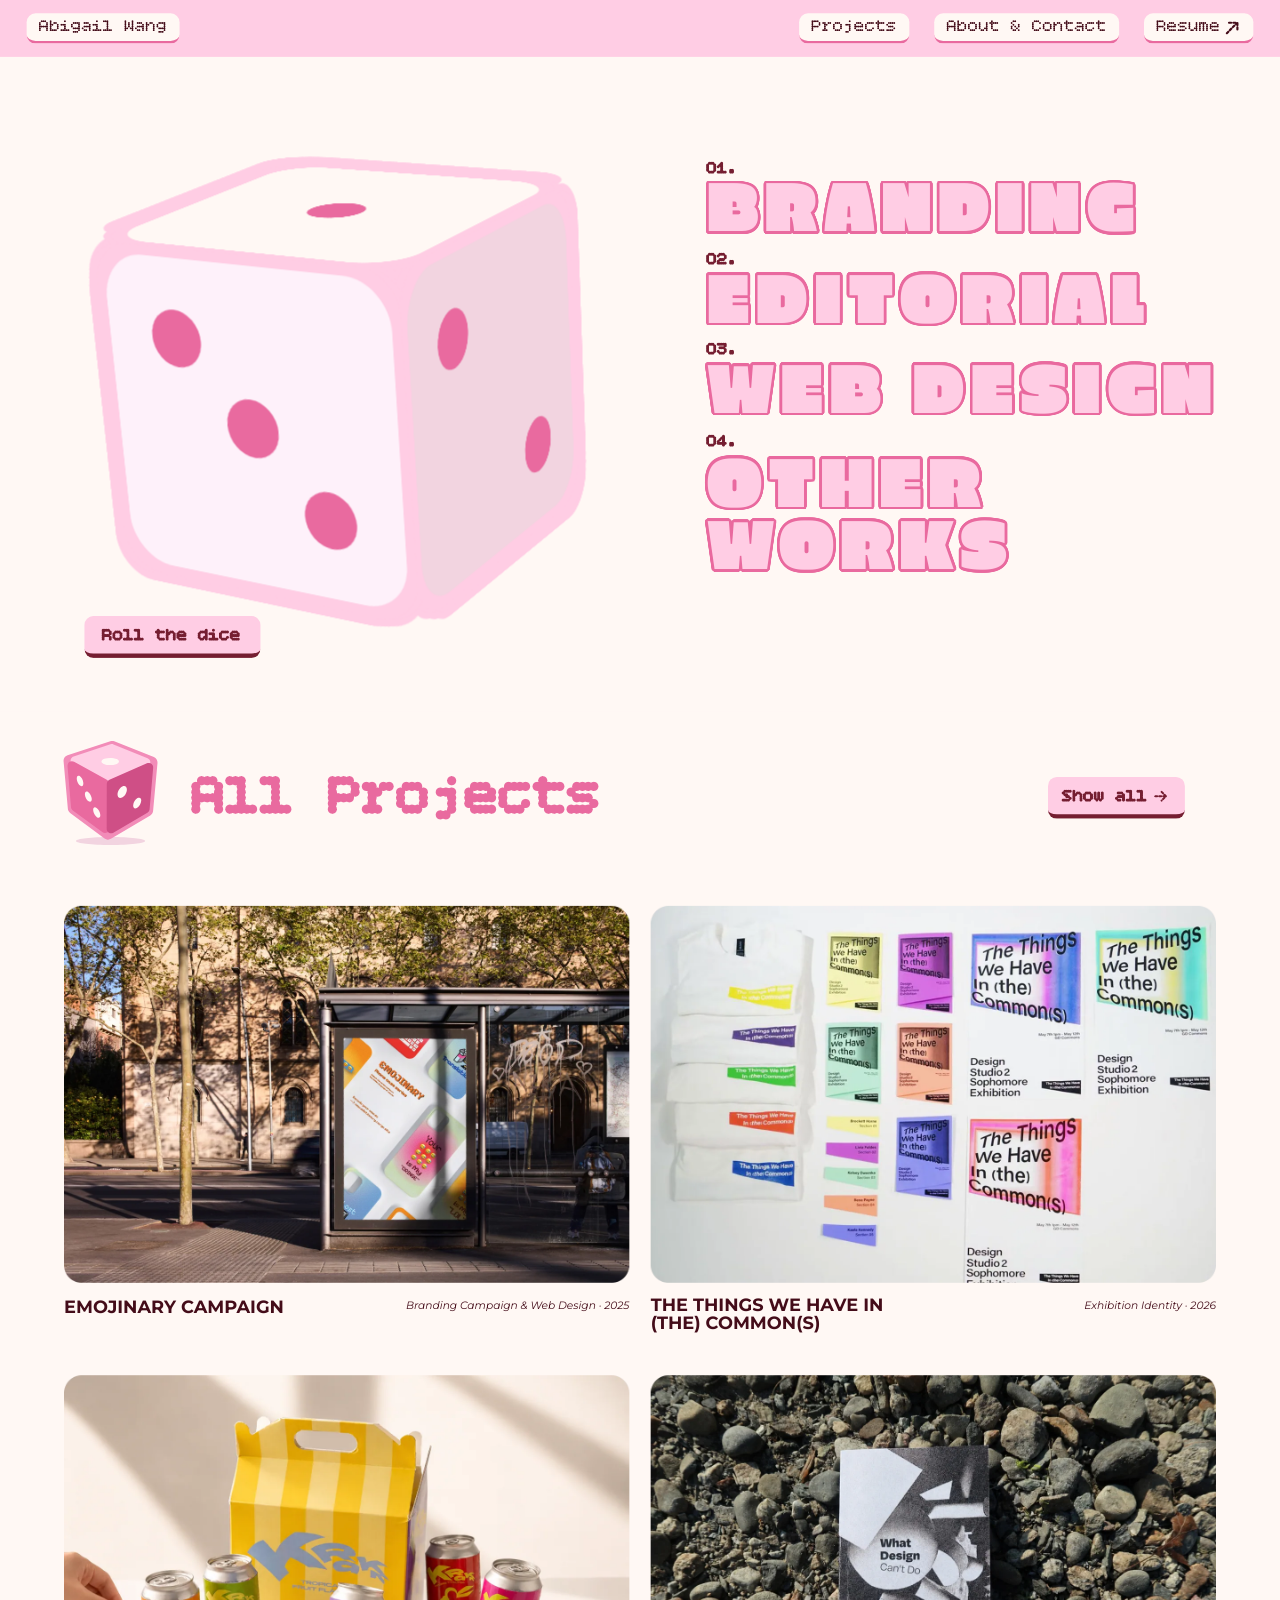
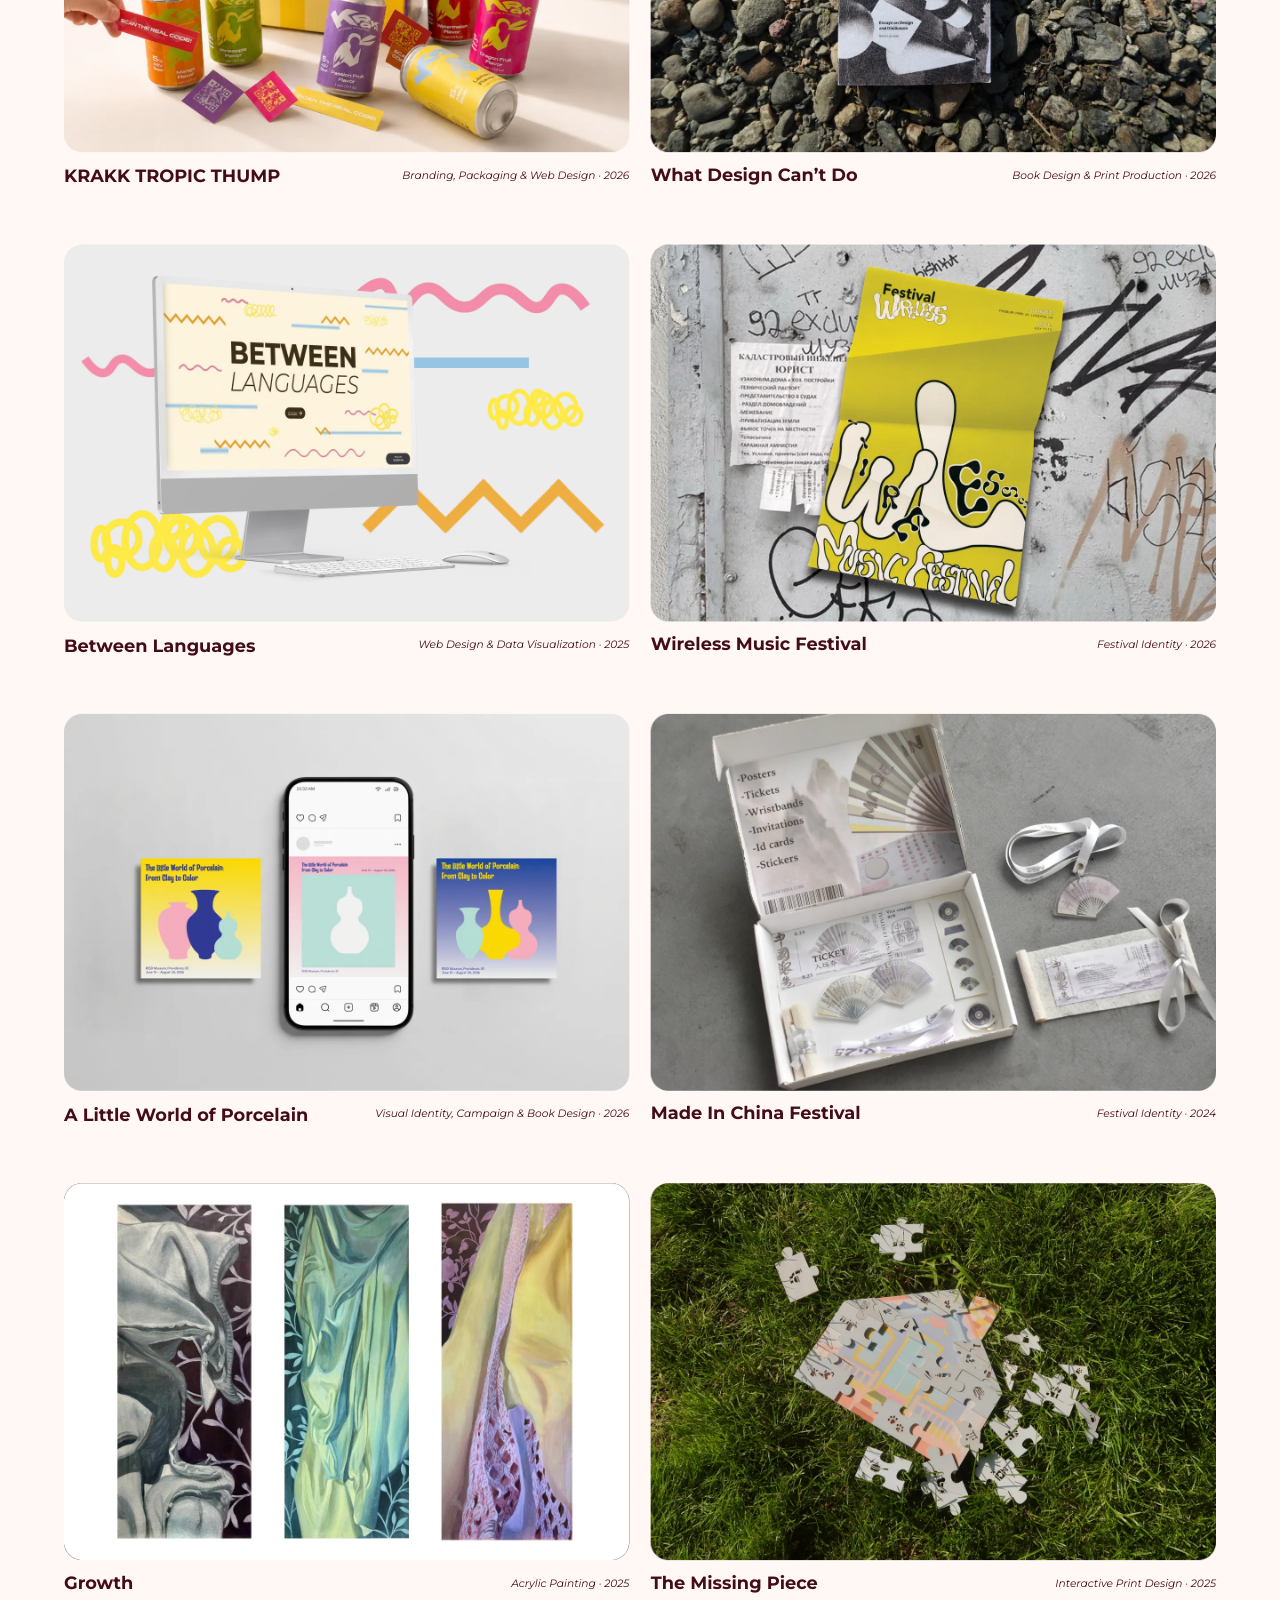
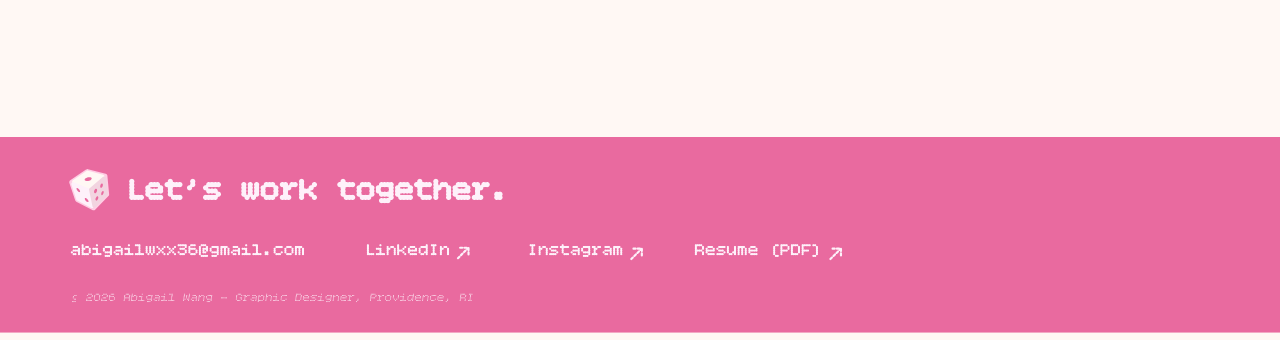
<file: projects.html>
<!doctype html>
<html lang="en">
<head>
<meta charset="utf-8">
<meta name="viewport" content="width=device-width, initial-scale=1">
<title>Projects — Abigail Wang</title>
<meta name="description" content="Selected branding, editorial and web design projects by Abigail Wang.">
<meta property="og:title" content="Projects — Abigail Wang">
<meta property="og:description" content="Selected branding, editorial and web design projects by Abigail Wang.">
<meta property="og:type" content="website">
<meta name="theme-color" content="#FFCDE4">
<link rel="icon" type="image/svg+xml" href="favicon.svg">
<link rel="preload" href="fonts/bitcount.woff2" as="font" type="font/woff2" crossorigin>
<link rel="preload" href="fonts/erica-one.woff2" as="font" type="font/woff2" crossorigin>
<link rel="stylesheet" href="site.css?v=edd0428d">
<script>document.documentElement.classList.add('js')</script>
</head>
<body data-page="projects.html">
<a class="skip" href="#main">Skip to content</a>
<header class="dnav" aria-label="Site"><div class="sv-wrap" data-h="64"><div class="stage" style="height:64px"><div class="e band" style="left:0px;top:0px;width:1440px;height:64px;background:#ffcde4"></div><div class="e g0" style="left:30px;top:15px;width:172px;height:34px;background:#fff8f4;border-radius:10px;border-style:solid;border-color:#e96a9f;border-width:0px 0px 3px 0px"></div><div class="e g1" style="left:899px;top:15px;width:124px;height:34px;background:#fff8f4;border-radius:10px;border-style:solid;border-color:#e96a9f;border-width:0px 0px 3px 0px"></div><div class="e g2" style="left:1051px;top:15px;width:208px;height:34px;background:#fff8f4;border-radius:10px;border-style:solid;border-color:#e96a9f;border-width:0px 0px 3px 0px"></div><div class="e g3" style="left:1287px;top:15px;width:123px;height:34px;background:#fff8f4;border-radius:10px;border-style:solid;border-color:#e96a9f;border-width:0px 0px 3px 0px"></div><div class="e g0 t" style="left:44px;top:19px;width:144px;text-align:left;white-space:pre;font-family:'Bitcount',monospace;font-variation-settings:'CRSV' 0,'slnt' 0;font-weight:400;font-size:20.00px;color:#440c19;line-height:normal">Abigail Wang</div><div class="e g2 t" style="left:1065px;top:19px;width:180px;text-align:left;white-space:pre;font-family:'Bitcount',monospace;font-variation-settings:'CRSV' 0,'slnt' 0;font-weight:400;font-size:20.00px;color:#440c19;line-height:normal">About &amp; Contact</div><div class="e g3 t" style="left:1301px;top:19px;width:72px;text-align:left;white-space:pre;font-family:'Bitcount',monospace;font-variation-settings:'CRSV' 0,'slnt' 0;font-weight:400;font-size:20.00px;color:#440c19;line-height:normal">Resume</div><div class="e g3 sv" style="left:1379px;top:21.5px;width:17px;height:17px"><svg aria-hidden="true" preserveAspectRatio="none" width="17" height="17" viewBox="0 0 17 17" fill="none" xmlns="http://www.w3.org/2000/svg">
<path d="M1.21436 15.3405L11.6977 4.85718" stroke="#440C19" stroke-width="2.42857" stroke-linecap="round" stroke-linejoin="round" stroke-dasharray="2.43 2.43"/>
<path d="M3.64282 3.64282H13.0778V13.0778" stroke="#440C19" stroke-width="2.42857" stroke-linecap="round" stroke-linejoin="round" stroke-dasharray="2.43 2.43"/>
</svg></div><div class="e g1 t" style="left:913px;top:19px;width:96px;text-align:left;white-space:pre;font-family:'Bitcount',monospace;font-variation-settings:'CRSV' 0,'slnt' 0;font-weight:400;font-size:20.00px;color:#440c19;line-height:normal">Projects</div><a class="hit k-btn" data-g="0" style="left:30px;top:15px;width:172px;height:34px" aria-label="Abigail Wang" href="index.html"></a><a class="hit k-btn" data-g="1" style="left:899px;top:15px;width:124px;height:34px" aria-label="Projects" href="projects.html"></a><a class="hit k-btn" data-g="2" style="left:1051px;top:15px;width:208px;height:34px" aria-label="About &amp; Contact" href="about.html"></a><a class="hit k-btn" data-g="3" style="left:1287px;top:15px;width:123px;height:34px" aria-label="Resume" data-cfg="resume" href="#" target="_blank" rel="noopener"></a></div></div></header>
<header class="mnav" aria-label="Site">
  <a class="mpill brand" href="index.html">Abigail Wang</a>
  <nav><a href="projects.html" aria-current="page">Projects</a><a href="about.html">About</a><a href="#" data-cfg="resume" target="_blank" rel="noopener">Resume <span aria-hidden="true">↗</span></a></nav>
</header>
<main id="main">
<div class="sv-wrap main-stage" data-h="3919"><div class="stage" style="height:3919px"><div class="e band" style="left:0px;top:0px;width:1440px;height:736px;background:#fff8f4"></div><div class="e g20 t" style="left:795px;top:135px;width:544.456px;text-align:left;white-space:pre-wrap;font-family:'Erica One',sans-serif;font-weight:400;font-size:78.00px;color:#ffcde4;line-height:0.780;letter-spacing:0.080em;text-transform:uppercase;text-shadow:3.00px 0.00px 0 var(--ol,#e96a9f),2.90px 0.78px 0 var(--ol,#e96a9f),2.60px 1.50px 0 var(--ol,#e96a9f),2.12px 2.12px 0 var(--ol,#e96a9f),1.50px 2.60px 0 var(--ol,#e96a9f),0.78px 2.90px 0 var(--ol,#e96a9f),0.00px 3.00px 0 var(--ol,#e96a9f),-0.78px 2.90px 0 var(--ol,#e96a9f),-1.50px 2.60px 0 var(--ol,#e96a9f),-2.12px 2.12px 0 var(--ol,#e96a9f),-2.60px 1.50px 0 var(--ol,#e96a9f),-2.90px 0.78px 0 var(--ol,#e96a9f),-3.00px 0.00px 0 var(--ol,#e96a9f),-2.90px -0.78px 0 var(--ol,#e96a9f),-2.60px -1.50px 0 var(--ol,#e96a9f),-2.12px -2.12px 0 var(--ol,#e96a9f),-1.50px -2.60px 0 var(--ol,#e96a9f),-0.78px -2.90px 0 var(--ol,#e96a9f),-0.00px -3.00px 0 var(--ol,#e96a9f),0.78px -2.90px 0 var(--ol,#e96a9f),1.50px -2.60px 0 var(--ol,#e96a9f),2.12px -2.12px 0 var(--ol,#e96a9f),2.60px -1.50px 0 var(--ol,#e96a9f),2.90px -0.78px 0 var(--ol,#e96a9f)" data-cat="1">Branding</div><div class="e g21 t" style="left:795px;top:238px;width:544.456px;text-align:left;white-space:pre-wrap;font-family:'Erica One',sans-serif;font-weight:400;font-size:78.00px;color:#ffcde4;line-height:0.780;letter-spacing:0.080em;text-transform:uppercase;text-shadow:3.00px 0.00px 0 var(--ol,#e96a9f),2.90px 0.78px 0 var(--ol,#e96a9f),2.60px 1.50px 0 var(--ol,#e96a9f),2.12px 2.12px 0 var(--ol,#e96a9f),1.50px 2.60px 0 var(--ol,#e96a9f),0.78px 2.90px 0 var(--ol,#e96a9f),0.00px 3.00px 0 var(--ol,#e96a9f),-0.78px 2.90px 0 var(--ol,#e96a9f),-1.50px 2.60px 0 var(--ol,#e96a9f),-2.12px 2.12px 0 var(--ol,#e96a9f),-2.60px 1.50px 0 var(--ol,#e96a9f),-2.90px 0.78px 0 var(--ol,#e96a9f),-3.00px 0.00px 0 var(--ol,#e96a9f),-2.90px -0.78px 0 var(--ol,#e96a9f),-2.60px -1.50px 0 var(--ol,#e96a9f),-2.12px -2.12px 0 var(--ol,#e96a9f),-1.50px -2.60px 0 var(--ol,#e96a9f),-0.78px -2.90px 0 var(--ol,#e96a9f),-0.00px -3.00px 0 var(--ol,#e96a9f),0.78px -2.90px 0 var(--ol,#e96a9f),1.50px -2.60px 0 var(--ol,#e96a9f),2.12px -2.12px 0 var(--ol,#e96a9f),2.60px -1.50px 0 var(--ol,#e96a9f),2.90px -0.78px 0 var(--ol,#e96a9f)" data-cat="2">Editorial</div><div class="e g20 t" style="left:795px;top:119px;width:61px;text-align:left;white-space:pre-wrap;font-family:'Bitcount',monospace;font-variation-settings:'CRSV' 0,'slnt' 0;font-weight:700;font-size:20.00px;color:#751e31;line-height:0.780" data-cat="1">01.</div><div class="e g22 t" style="left:795px;top:339px;width:600.116px;text-align:left;white-space:pre-wrap;font-family:'Erica One',sans-serif;font-weight:400;font-size:78.00px;color:#ffcde4;line-height:0.780;letter-spacing:0.080em;text-transform:uppercase;text-shadow:3.00px 0.00px 0 var(--ol,#e96a9f),2.90px 0.78px 0 var(--ol,#e96a9f),2.60px 1.50px 0 var(--ol,#e96a9f),2.12px 2.12px 0 var(--ol,#e96a9f),1.50px 2.60px 0 var(--ol,#e96a9f),0.78px 2.90px 0 var(--ol,#e96a9f),0.00px 3.00px 0 var(--ol,#e96a9f),-0.78px 2.90px 0 var(--ol,#e96a9f),-1.50px 2.60px 0 var(--ol,#e96a9f),-2.12px 2.12px 0 var(--ol,#e96a9f),-2.60px 1.50px 0 var(--ol,#e96a9f),-2.90px 0.78px 0 var(--ol,#e96a9f),-3.00px 0.00px 0 var(--ol,#e96a9f),-2.90px -0.78px 0 var(--ol,#e96a9f),-2.60px -1.50px 0 var(--ol,#e96a9f),-2.12px -2.12px 0 var(--ol,#e96a9f),-1.50px -2.60px 0 var(--ol,#e96a9f),-0.78px -2.90px 0 var(--ol,#e96a9f),-0.00px -3.00px 0 var(--ol,#e96a9f),0.78px -2.90px 0 var(--ol,#e96a9f),1.50px -2.60px 0 var(--ol,#e96a9f),2.12px -2.12px 0 var(--ol,#e96a9f),2.60px -1.50px 0 var(--ol,#e96a9f),2.90px -0.78px 0 var(--ol,#e96a9f)" data-cat="3">Web Design</div><div class="e g23 t" style="left:795px;top:440px;width:397.716px;text-align:left;white-space:pre-wrap;font-family:'Erica One',sans-serif;font-weight:400;font-size:78.00px;color:#ffcde4;line-height:0.900;letter-spacing:0.080em;text-transform:uppercase;text-shadow:3.00px 0.00px 0 var(--ol,#e96a9f),2.90px 0.78px 0 var(--ol,#e96a9f),2.60px 1.50px 0 var(--ol,#e96a9f),2.12px 2.12px 0 var(--ol,#e96a9f),1.50px 2.60px 0 var(--ol,#e96a9f),0.78px 2.90px 0 var(--ol,#e96a9f),0.00px 3.00px 0 var(--ol,#e96a9f),-0.78px 2.90px 0 var(--ol,#e96a9f),-1.50px 2.60px 0 var(--ol,#e96a9f),-2.12px 2.12px 0 var(--ol,#e96a9f),-2.60px 1.50px 0 var(--ol,#e96a9f),-2.90px 0.78px 0 var(--ol,#e96a9f),-3.00px 0.00px 0 var(--ol,#e96a9f),-2.90px -0.78px 0 var(--ol,#e96a9f),-2.60px -1.50px 0 var(--ol,#e96a9f),-2.12px -2.12px 0 var(--ol,#e96a9f),-1.50px -2.60px 0 var(--ol,#e96a9f),-0.78px -2.90px 0 var(--ol,#e96a9f),-0.00px -3.00px 0 var(--ol,#e96a9f),0.78px -2.90px 0 var(--ol,#e96a9f),1.50px -2.60px 0 var(--ol,#e96a9f),2.12px -2.12px 0 var(--ol,#e96a9f),2.60px -1.50px 0 var(--ol,#e96a9f),2.90px -0.78px 0 var(--ol,#e96a9f)" data-cat="4">Other Works</div><div class="e g21 t" style="left:795px;top:222px;width:61px;text-align:left;white-space:pre-wrap;font-family:'Bitcount',monospace;font-variation-settings:'CRSV' 0,'slnt' 0;font-weight:700;font-size:20.00px;color:#751e31;line-height:0.780" data-cat="2">02.</div><div class="e g22 t" style="left:795px;top:323px;width:61px;text-align:left;white-space:pre-wrap;font-family:'Bitcount',monospace;font-variation-settings:'CRSV' 0,'slnt' 0;font-weight:700;font-size:20.00px;color:#751e31;line-height:0.780" data-cat="3">03.</div><div class="e g23 t" style="left:795px;top:427px;width:61px;text-align:left;white-space:pre-wrap;font-family:'Bitcount',monospace;font-variation-settings:'CRSV' 0,'slnt' 0;font-weight:700;font-size:20.00px;color:#751e31;line-height:0.780" data-cat="4">04.</div><div class="e g4" style="left:95px;top:629px;width:198px;height:47px;background:#ffcde4;border-radius:10px;border-style:solid;border-color:#751e31;border-width:0px 0px 5px 0px"></div><div class="e g4 t" style="left:115px;top:645px;width:162px;text-align:left;white-space:pre-wrap;font-family:'Bitcount',monospace;font-variation-settings:'CRSV' 0,'slnt' 0;font-weight:700;font-size:20.00px;color:#751e31;line-height:0.780">Roll the dice</div><div class="e bigdie sv" style="left:95px;top:60px;width:592px;height:593.1px" id="bigdie"><svg aria-hidden="true" preserveAspectRatio="none" width="592" height="594" viewBox="0 0 592 594" fill="none" xmlns="http://www.w3.org/2000/svg">
<path d="M65.151 499.432C58.1355 497.309 51.8954 493.178 47.2011 487.549C42.5068 481.92 39.5638 475.039 38.7356 467.757L0.23795 128.838C-0.688347 120.651 1.10562 112.387 5.34298 105.321C9.58034 98.2547 16.0255 92.7797 23.6838 89.7406L242.825 2.64084C248.576 0.361142 254.801 -0.461382 260.947 0.246465L558.724 34.3188C567.955 35.3706 576.468 39.8098 582.615 46.7772C588.761 53.7446 592.105 62.7445 591.997 72.0351L588.246 397.444C588.186 402.539 587.088 407.568 585.021 412.225C582.953 416.882 579.959 421.07 576.221 424.532L405.168 583.048C400.363 587.502 394.475 590.62 388.09 592.092C381.705 593.565 375.046 593.339 368.776 591.439L65.151 499.432Z" fill="#FFCDE4"/>
<path d="M71.2108 149.206C64.982 148.218 59.2481 145.217 54.8858 140.663C50.5235 136.108 47.7728 130.251 47.0544 123.985C46.3359 117.72 47.6892 111.391 50.9074 105.967C54.1255 100.544 59.0314 96.3232 64.8749 93.9512L251.621 18.1973C256.127 16.372 261.021 15.7142 265.848 16.285L523.548 46.4434C529.621 47.1576 535.311 49.782 539.796 53.9381C544.281 58.0943 547.331 63.5675 548.505 69.5686C549.679 75.5696 548.917 81.7886 546.329 87.3287C543.741 92.8688 539.46 97.4438 534.104 100.394L370.481 190.425C364.873 193.516 358.396 194.654 352.07 193.66L71.2108 149.206Z" fill="#FFF8F4"/>
<path d="M350.325 103.678C367.246 95.7978 359.995 86.5703 334.128 83.0683C308.261 79.5662 273.574 83.1157 256.653 90.9962C239.731 98.8768 246.983 108.104 272.85 111.606C298.717 115.108 333.403 111.559 350.325 103.678Z" fill="#E96A9F"/>
<path d="M32.0248 156.933C31.5425 152.488 32.0993 147.992 33.6512 143.799C35.2031 139.606 37.7078 135.831 40.9677 132.772C44.2276 129.712 48.1537 127.452 52.4364 126.168C56.7191 124.885 61.2414 124.614 65.6467 125.377L346.804 174.114C353.301 175.242 359.217 178.561 363.566 183.518C367.915 188.476 370.435 194.773 370.707 201.362L383.787 523.198C383.974 527.782 383.066 532.344 381.138 536.506C379.21 540.668 376.318 544.311 372.702 547.133C369.085 549.955 364.849 551.874 360.342 552.731C355.836 553.589 351.19 553.36 346.79 552.064L84.4631 474.91C79.0002 473.298 74.1361 470.107 70.4833 465.737C66.8304 461.367 64.5519 456.014 63.9348 450.351L32.0248 156.933Z" fill="#FEF1FA"/>
<path d="M135.493 278.342C151.407 281.611 162.872 268.867 161.1 249.879C159.328 230.89 144.99 212.846 129.075 209.577C113.16 206.308 101.696 219.051 103.468 238.04C105.24 257.029 119.578 275.073 135.493 278.342Z" fill="#E96A9F"/>
<path d="M208.225 370.15C224.745 374.055 236.973 362.068 235.537 343.377C234.101 324.685 219.546 306.367 203.026 302.463C186.506 298.558 174.278 310.545 175.714 329.237C177.15 347.928 191.705 366.246 208.225 370.15Z" fill="#E96A9F"/>
<path d="M282.03 463.358C299.172 467.917 312.185 456.711 311.096 438.328C310.008 419.945 295.229 401.347 278.088 396.788C260.946 392.229 247.933 403.435 249.022 421.818C250.11 440.201 264.889 458.799 282.03 463.358Z" fill="#E96A9F"/>
<path d="M354.421 198.65C354.268 193.506 355.493 188.414 357.97 183.903C360.446 179.391 364.084 175.624 368.505 172.991L528.476 77.8513C532.876 75.2321 537.895 73.831 543.016 73.7917C548.137 73.7523 553.176 75.0761 557.617 77.6273C562.058 80.1785 565.739 83.8652 568.285 88.3091C570.83 92.753 572.148 97.7941 572.102 102.915L569.597 385.405C569.559 389.394 568.695 393.333 567.058 396.972C565.421 400.611 563.048 403.871 560.088 406.546L412.353 540.024C408.264 543.718 403.204 546.164 397.769 547.074C392.335 547.984 386.753 547.32 381.684 545.159C376.615 542.998 372.27 539.432 369.163 534.881C366.057 530.33 364.317 524.985 364.151 519.477L354.421 198.65Z" fill="#F2D4E0"/>
<path d="M435.24 297.842C446.491 290.139 455.297 266.414 454.909 244.852C454.521 223.289 445.086 212.055 433.835 219.759C422.584 227.463 413.777 251.188 414.165 272.75C414.553 294.312 423.988 305.546 435.24 297.842Z" fill="#E96A9F"/>
<path d="M504.128 376.023C513.578 368.251 521.23 346.517 521.219 327.479C521.208 308.441 513.539 299.308 504.088 307.081C494.638 314.854 486.986 336.588 486.997 355.626C487.008 374.664 494.678 383.796 504.128 376.023Z" fill="#E96A9F"/>
</svg></div><div class="e band" style="left:0px;top:736px;width:1440px;height:3711px;background:#fff8f4"></div><div class="e t" style="left:217px;top:810px;width:525.228px;text-align:left;white-space:pre-wrap;font-family:'Bitcount',monospace;font-variation-settings:'CRSV' 0,'slnt' 0;font-weight:700;font-size:64.00px;color:#e96a9f;line-height:0.780">All Projects</div><div class="e g10 rv im" style="left:72px;top:955px;width:636px;height:424px" data-card="0"><img class="" src="img/i57-1743.webp" alt="" width="1272" height="848" loading="lazy" decoding="async"></div><div class="e g12 rv t" style="left:72px;top:1923px;width:307px;text-align:left;white-space:pre-wrap;font-family:'Montserrat',sans-serif;font-weight:700;font-size:20.00px;color:#440c19;line-height:1.200;text-transform:uppercase" data-card="2">KRAKK Tropic Thump</div><div class="e g12 rv t" style="left:405px;top:1927px;width:303px;text-align:right;white-space:pre-wrap;font-family:'Montserrat',sans-serif;font-style:italic;font-weight:400;font-size:12.00px;color:#440c19;line-height:1.200" data-card="2">Branding, Packaging &amp; Web Design · 2026</div><div class="e g13 rv t" style="left:732px;top:1923px;width:318px;text-align:left;white-space:pre-wrap;font-family:'Montserrat',sans-serif;font-weight:700;font-size:20.00px;color:#440c19;line-height:1.000" data-card="3">What Design Can’t Do</div><div class="e g13 rv t" style="left:1081px;top:1927px;width:287px;text-align:right;white-space:pre-wrap;font-family:'Montserrat',sans-serif;font-style:italic;font-weight:400;font-size:12.00px;color:#440c19;line-height:1.200" data-card="3">Book Design &amp; Print Production · 2026</div><div class="e g15 rv im" style="left:732px;top:2011px;width:636px;height:424px" data-card="5"><img class="" src="img/i57-1755.webp" alt="" width="1272" height="848" loading="lazy" decoding="async"></div><div class="e g14 rv" style="left:72px;top:2011px;width:636px;height:424px;background:#ececec;border-radius:20px" data-card="4"></div><div class="e g14 rv im" style="left:378px;top:2037px;width:298px;height:78px" data-card="4"><img class="" src="img/i57-1758.webp" alt="" width="596" height="156" loading="lazy" decoding="async"></div><div class="e g14 rv im" style="left:82px;top:2115px;width:234px;height:55px" data-card="4"><img class="" src="img/i57-1759.webp" alt="" width="468" height="110" loading="lazy" decoding="async"></div><div class="e g14 rv sv" style="left:360px;top:2138px;width:235.5px;height:12px" data-card="4"><svg aria-hidden="true" preserveAspectRatio="none" width="236" height="12" viewBox="0 0 236 12" fill="none" xmlns="http://www.w3.org/2000/svg">
<path d="M235.5 6H0" stroke="#96C5E3" stroke-width="12"/>
</svg></div><div class="e g14 rv im" style="left:544px;top:2166px;width:115px;height:58px" data-card="4"><img class="" src="img/i57-1761.webp" alt="" width="230" height="116" loading="lazy" decoding="async"></div><div class="e g14 rv im" style="left:398px;top:2262px;width:293px;height:101px" data-card="4"><img class="" src="img/i57-1762.webp" alt="" width="586" height="202" loading="lazy" decoding="async"></div><div class="e g14 rv im" style="left:94px;top:2298px;width:189px;height:95px" data-card="4"><img class="" src="img/i57-1763.webp" alt="" width="378" height="190" loading="lazy" decoding="async"></div><div class="e g17 rv im" style="left:732px;top:2539px;width:636px;height:424px" data-card="7"><img class="" src="img/i62-186.webp" alt="" width="1272" height="848" loading="lazy" decoding="async"></div><div class="e g14 rv t" style="left:72px;top:2451px;width:307px;text-align:left;white-space:pre-wrap;font-family:'Montserrat',sans-serif;font-weight:700;font-size:20.00px;color:#440c19;line-height:1.200" data-card="4">Between Languages</div><div class="e g14 rv t" style="left:417px;top:2455px;width:291px;text-align:right;white-space:pre-wrap;font-family:'Montserrat',sans-serif;font-style:italic;font-weight:400;font-size:12.00px;color:#440c19;line-height:1.200" data-card="4">Web Design &amp; Data Visualization · 2025</div><div class="e g15 rv t" style="left:732px;top:2451px;width:318px;text-align:left;white-space:pre-wrap;font-family:'Montserrat',sans-serif;font-weight:700;font-size:20.00px;color:#440c19;line-height:1.000" data-card="5">Wireless Music Festival</div><div class="e g15 rv t" style="left:1151px;top:2455px;width:217px;text-align:right;white-space:pre-wrap;font-family:'Montserrat',sans-serif;font-style:italic;font-weight:400;font-size:12.00px;color:#440c19;line-height:1.200" data-card="5">Festival Identity · 2026</div><div class="e g17 rv t" style="left:732px;top:2979px;width:318px;text-align:left;white-space:pre-wrap;font-family:'Montserrat',sans-serif;font-weight:700;font-size:20.00px;color:#440c19;line-height:1.000" data-card="7">Made In China Festival</div><div class="e g17 rv t" style="left:1151px;top:2983px;width:217px;text-align:right;white-space:pre-wrap;font-family:'Montserrat',sans-serif;font-style:italic;font-weight:400;font-size:12.00px;color:#440c19;line-height:1.200" data-card="7">Festival Identity · 2024</div><div class="e g18 rv" style="left:72px;top:3067px;width:636px;height:424px;background:#000000;border-radius:20px" data-card="8"></div><div class="e g16 rv t" style="left:72px;top:2979px;width:338.008px;text-align:left;white-space:pre-wrap;font-family:'Montserrat',sans-serif;font-weight:700;font-size:20.00px;color:#440c19;line-height:1.200" data-card="6">A Little World of Porcelain</div><div class="e g16 rv t" style="left:422px;top:2983px;width:286px;text-align:right;white-space:pre;font-family:'Montserrat',sans-serif;font-style:italic;font-weight:400;font-size:12.00px;color:#440c19;line-height:1.200" data-card="6">Visual Identity, Campaign &amp; Book Design · 2026</div><div class="e g18 rv t" style="left:72px;top:3507px;width:318px;text-align:left;white-space:pre-wrap;font-family:'Montserrat',sans-serif;font-weight:700;font-size:20.00px;color:#440c19;line-height:1.000" data-card="8">Growth</div><div class="e g18 rv t" style="left:491px;top:3511px;width:217px;text-align:right;white-space:pre-wrap;font-family:'Montserrat',sans-serif;font-style:italic;font-weight:400;font-size:12.00px;color:#440c19;line-height:1.200" data-card="8">Acrylic Painting · 2025</div><div class="e g19 rv t" style="left:732px;top:3507px;width:318px;text-align:left;white-space:pre-wrap;font-family:'Montserrat',sans-serif;font-weight:700;font-size:20.00px;color:#440c19;line-height:1.000" data-card="9">The Missing Piece</div><div class="e g19 rv t" style="left:1125px;top:3511px;width:243px;text-align:right;white-space:pre-wrap;font-family:'Montserrat',sans-serif;font-style:italic;font-weight:400;font-size:12.00px;color:#440c19;line-height:1.200" data-card="9">Interactive Print Design · 2025</div><div class="e g13 rv im" style="left:732px;top:1483px;width:636px;height:424px" data-card="3"><img class="" src="img/i57-1768.webp" alt="" width="1272" height="848" loading="lazy" decoding="async"></div><div class="e g14 rv im" style="left:147px;top:2027px;width:450px;height:378px" data-card="4"><img class="" src="img/i57-1757.webp" alt="" width="900" height="756" loading="lazy" decoding="async"></div><div class="e g12 rv im" style="left:72px;top:1483px;width:636px;height:424px" data-card="2"><img class="" src="img/i57-1769.webp" alt="" width="1272" height="848" loading="lazy" decoding="async"></div><div class="e g10 rv t" style="left:72px;top:1395px;width:307px;text-align:left;white-space:pre-wrap;font-family:'Montserrat',sans-serif;font-weight:700;font-size:20.00px;color:#440c19;line-height:1.200;text-transform:uppercase" data-card="0"><span style="font-family:'Montserrat',sans-serif;font-weight:700;font-size:20.00px;color:#440c19;line-height:1.200;text-transform:uppercase">Emojinary</span><span style="font-family:'Montserrat',sans-serif;font-weight:700;font-size:20.00px;color:#440c19;line-height:1.200"> Campaign</span></div><div class="e g10 rv t" style="left:433px;top:1399px;width:275px;text-align:right;white-space:pre-wrap;font-family:'Montserrat',sans-serif;font-style:italic;font-weight:400;font-size:12.00px;color:#440c19;line-height:1.200" data-card="0">Branding Campaign &amp; Web Design · 2025</div><div class="e g11 rv t" style="left:732px;top:1395px;width:318px;text-align:left;white-space:pre-wrap;font-family:'Montserrat',sans-serif;font-weight:700;font-size:20.00px;color:#440c19;line-height:1.000;text-transform:uppercase" data-card="1">The things we have in (the) common(s)</div><div class="e g11 rv t" style="left:1151px;top:1399px;width:217px;text-align:right;white-space:pre-wrap;font-family:'Montserrat',sans-serif;font-style:italic;font-weight:400;font-size:12.00px;color:#440c19;line-height:1.200" data-card="1">Exhibition Identity · 2026</div><div class="e g11 rv im" style="left:732px;top:955px;width:636px;height:424px" data-card="1"><img class="" src="img/i57-1748.webp" alt="" width="1272" height="848" loading="lazy" decoding="async"></div><div class="e g16 rv im" style="left:72px;top:2539px;width:636px;height:424px" data-card="6"><img class="" src="img/i63-189.webp" alt="" width="1272" height="848" loading="lazy" decoding="async"></div><div class="e g5" style="left:1179px;top:810px;width:154px;height:47px;background:#ffcde4;border-radius:10px;border-style:solid;border-color:#751e31;border-width:0px 0px 5px 0px"></div><div class="e g5 rv t" style="left:1195px;top:826px;width:118px;text-align:left;white-space:pre-wrap;font-family:'Bitcount',monospace;font-variation-settings:'CRSV' 0,'slnt' 0;font-weight:700;font-size:20.00px;color:#751e31;line-height:0.780">Show all</div><div class="e g5 rv sv" style="left:1297.6px;top:822.6px;width:17.8px;height:17.8px"><svg aria-hidden="true" preserveAspectRatio="none" width="18" height="18" viewBox="0 0 18 18" fill="none" xmlns="http://www.w3.org/2000/svg">
<g clip-path="url(#clip0_122_291_4)">
<path d="M1.504 8.6625H12.475" stroke="#751E31" stroke-width="2.31" stroke-linecap="round" stroke-linejoin="round" stroke-dasharray="2.31 2.31"/>
<path d="M8.89551 3.8125L13.8325 8.74945L8.89551 13.6864" stroke="#751E31" stroke-width="2.31" stroke-linecap="round" stroke-linejoin="round" stroke-dasharray="2.31 2.31"/>
</g>
<defs>
<clipPath id="clip0_122_291_4">
<rect width="12.58" height="12.58" fill="white" transform="translate(8.89551) rotate(45)"/>
</clipPath>
</defs>
</svg></div><div class="e g18 rv im" style="left:72px;top:3067px;width:636px;height:424px" data-card="8"><img class="" src="img/i64-190.webp" alt="" width="1272" height="848" loading="lazy" decoding="async"></div><div class="e g19 rv im" style="left:732px;top:3067px;width:636px;height:424px" data-card="9"><img class="" src="img/i64-192.webp" alt="" width="1272" height="848" loading="lazy" decoding="async"></div><div class="e band rv" style="left:0px;top:3690px;width:1440px;height:220px;background:#e96a9f"></div><div class="e rv t" style="left:143px;top:3738px;width:484.748px;text-align:left;white-space:pre-wrap;font-family:'Bitcount',monospace;font-variation-settings:'CRSV' 0,'slnt' 0;font-weight:700;font-size:36.00px;color:#fef1fa;line-height:0.780">Let’s work together.</div><div class="e g6 rv t" style="left:80px;top:3812px;width:484.748px;text-align:left;white-space:pre-wrap;font-family:'Bitcount',monospace;font-variation-settings:'CRSV' 0,'slnt' 0;font-weight:500;font-size:20.00px;color:#fef1fa;line-height:0.780">abigailwxx36@gmail.com</div><div class="e g7 rv t" style="left:411px;top:3812px;width:484.748px;text-align:left;white-space:pre-wrap;font-family:'Bitcount',monospace;font-variation-settings:'CRSV' 0,'slnt' 0;font-weight:500;font-size:20.00px;color:#fef1fa;line-height:0.780">LinkedIn</div><div class="e g7 rv sv" style="left:514px;top:3810.5px;width:17px;height:17px"><svg aria-hidden="true" preserveAspectRatio="none" width="17" height="17" viewBox="0 0 17 17" fill="none" xmlns="http://www.w3.org/2000/svg">
<path d="M1.21411 15.3408L11.6974 4.85742" stroke="#FEF1FA" stroke-width="2.42857" stroke-linecap="round" stroke-linejoin="round" stroke-dasharray="2.43 2.43"/>
<path d="M3.6427 3.64307H13.0777V13.0781" stroke="#FEF1FA" stroke-width="2.42857" stroke-linecap="round" stroke-linejoin="round" stroke-dasharray="2.43 2.43"/>
</svg></div><div class="e g8 rv t" style="left:594px;top:3812px;width:125px;text-align:left;white-space:pre-wrap;font-family:'Bitcount',monospace;font-variation-settings:'CRSV' 0,'slnt' 0;font-weight:500;font-size:20.00px;color:#fef1fa;line-height:0.780">Instagram</div><div class="e g8 rv sv" style="left:709px;top:3811.5px;width:17px;height:17px"><svg aria-hidden="true" preserveAspectRatio="none" width="17" height="17" viewBox="0 0 17 17" fill="none" xmlns="http://www.w3.org/2000/svg">
<path d="M1.21411 15.3408L11.6974 4.85742" stroke="#FEF1FA" stroke-width="2.42857" stroke-linecap="round" stroke-linejoin="round" stroke-dasharray="2.43 2.43"/>
<path d="M3.6427 3.64307H13.0777V13.0781" stroke="#FEF1FA" stroke-width="2.42857" stroke-linecap="round" stroke-linejoin="round" stroke-dasharray="2.43 2.43"/>
</svg></div><div class="e g9 rv t" style="left:782px;top:3812px;width:484.748px;text-align:left;white-space:pre-wrap;font-family:'Bitcount',monospace;font-variation-settings:'CRSV' 0,'slnt' 0;font-weight:500;font-size:20.00px;color:#fef1fa;line-height:0.780">Resume (PDF)</div><div class="e g9 rv sv" style="left:933px;top:3811.5px;width:17px;height:17px"><svg aria-hidden="true" preserveAspectRatio="none" width="17" height="17" viewBox="0 0 17 17" fill="none" xmlns="http://www.w3.org/2000/svg">
<path d="M1.21436 15.3408L11.6977 4.85742" stroke="#FEF1FA" stroke-width="2.42857" stroke-linecap="round" stroke-linejoin="round" stroke-dasharray="2.43 2.43"/>
<path d="M3.64282 3.64307H13.0778V13.0781" stroke="#FEF1FA" stroke-width="2.42857" stroke-linecap="round" stroke-linejoin="round" stroke-dasharray="2.43 2.43"/>
</svg></div><div class="e rv t" style="left:80px;top:3868px;width:705.364px;text-align:left;white-space:pre-wrap;font-family:'Bitcount',monospace;font-variation-settings:'CRSV' 0,'slnt' -8;font-weight:300;font-size:14.00px;color:#fef1fa;line-height:0.780">© 2026 Abigail Wang — Graphic Designer, Providence, RI</div><div class="e rv sv" style="left:77px;top:3724px;width:49px;height:51px"><svg aria-hidden="true" preserveAspectRatio="none" width="49" height="51" viewBox="0 0 49 51" fill="none" xmlns="http://www.w3.org/2000/svg">
<path d="M1.02284 17.6519C0.839444 17.1031 0.840734 16.5094 1.02652 15.9613C1.2123 15.4132 1.57238 14.9409 2.05184 14.6164L19.8103 2.59266C20.1213 2.38169 20.4735 2.23913 20.8438 2.17442C21.2141 2.10971 21.5939 2.12433 21.9581 2.2173L41.8296 7.29486C42.3592 7.43023 42.834 7.72568 43.1892 8.14083C43.5444 8.55598 43.7627 9.07059 43.8141 9.61434L45.7782 30.2755C45.8146 30.6589 45.767 31.0457 45.6387 31.4089C45.5103 31.7722 45.3044 32.1031 45.035 32.3787L30.0186 47.744C29.6187 48.1526 29.0974 48.4213 28.5323 48.5099C27.9672 48.5985 27.3885 48.5023 26.8826 48.2356L8.82813 38.717C8.2229 38.3981 7.76429 37.858 7.54801 37.2094L1.02284 17.6519Z" fill="#FFCDE4"/>
<path d="M20.2595 4.18018C20.5016 4.01432 20.7767 3.90259 21.066 3.8526C21.3552 3.80261 21.6519 3.81554 21.9357 3.8905L39.0224 8.38462C39.3865 8.48028 39.717 8.67465 39.9774 8.94624C40.2378 9.21784 40.418 9.55609 40.4981 9.92361C40.5782 10.2911 40.555 10.6736 40.4311 11.0288C40.3072 11.384 40.0875 11.698 39.7962 11.9363L24.5368 24.4272C24.2587 24.6549 23.9253 24.8052 23.5703 24.8629C23.2154 24.9206 22.8515 24.8836 22.5155 24.7556L5.41249 18.2399C5.06445 18.1072 4.75939 17.8818 4.53034 17.5883C4.30129 17.2948 4.15697 16.9442 4.11302 16.5746C4.06906 16.205 4.12715 15.8304 4.28099 15.4915C4.43483 15.1525 4.67856 14.862 4.98578 14.6515L20.2595 4.18018Z" fill="#FFF8F4"/>
<path d="M19.5547 15.3474C21.2013 15.867 23.7301 15.4001 25.2029 14.3047C26.6757 13.2092 26.5348 11.8999 24.8883 11.3803C23.2417 10.8607 20.7129 11.3275 19.2401 12.423C17.7673 13.5185 17.9082 14.8278 19.5547 15.3474Z" fill="#E96A9F"/>
<path d="M3.31564 19.4757C3.19449 19.1061 3.18161 18.7096 3.27852 18.3329C3.37542 17.9562 3.57807 17.6151 3.86259 17.3497C4.14711 17.0842 4.50164 16.9056 4.88439 16.8348C5.26714 16.7641 5.66216 16.8041 6.02289 16.9502L22.9851 23.8107C23.2897 23.9337 23.5601 24.1282 23.7733 24.3779C23.9866 24.6276 24.1364 24.925 24.2101 25.2448L28.3853 43.3906C28.473 43.7705 28.45 44.1675 28.319 44.5346C28.188 44.9018 27.9544 45.2238 27.646 45.4624C27.3375 45.7011 26.9671 45.8465 26.5785 45.8813C26.1899 45.9162 25.7995 45.8391 25.4534 45.6591L9.84285 37.5522C9.36867 37.3055 9.01021 36.8829 8.84448 36.3751L3.31564 19.4757Z" fill="#FEF1FA"/>
<path d="M11.7649 27.9576C12.8187 28.4213 13.3728 27.8081 13.0025 26.5881C12.6322 25.3681 11.4777 24.0033 10.4239 23.5396C9.37006 23.076 8.81593 23.6892 9.18623 24.9092C9.55652 26.1292 10.711 27.494 11.7649 27.9576Z" fill="#E96A9F"/>
<path d="M21.0666 38.9628C22.1997 39.5191 22.8793 39.0529 22.5846 37.9214C22.2899 36.7899 21.1325 35.4216 19.9994 34.8652C18.8664 34.3089 18.1868 34.7752 18.4815 35.9067C18.7761 37.0382 19.9336 38.4065 21.0666 38.9628Z" fill="#E96A9F"/>
<path d="M23.2056 25.5835C23.1301 25.2238 23.1532 24.8505 23.2725 24.5029C23.3919 24.1553 23.6029 23.8464 23.8834 23.6088L38.9285 10.8567C39.2121 10.6167 39.5559 10.4587 39.9229 10.3995C40.2898 10.3404 40.6659 10.3825 41.0107 10.5213C41.3554 10.66 41.6557 10.8902 41.8792 11.1869C42.1027 11.4837 42.2409 11.8357 42.2788 12.2052L44.098 30.0001C44.1283 30.2993 44.092 30.6015 43.9918 30.885C43.8915 31.1686 43.7298 31.4265 43.5181 31.6402L30.478 44.8288C30.2187 45.0916 29.8929 45.2792 29.5353 45.3716C29.1777 45.4639 28.8017 45.4577 28.4474 45.3534C28.0931 45.2492 27.7738 45.0508 27.5234 44.7795C27.273 44.5083 27.1009 44.1742 27.0255 43.8129L23.2056 25.5835Z" fill="#F2D4E0"/>
<path d="M30.8941 28.8691C31.8209 28.0401 32.4051 26.4213 32.1989 25.2536C31.9928 24.0859 31.0744 23.8114 30.1476 24.6404C29.2208 25.4695 28.6366 27.0882 28.8427 28.256C29.0489 29.4237 29.9673 29.6982 30.8941 28.8691Z" fill="#E96A9F"/>
<path d="M37.4904 22.842C38.3239 22.0964 38.8811 20.5584 38.735 19.4069C38.5888 18.2553 37.7946 17.9263 36.9611 18.6719C36.1276 19.4175 35.5704 20.9555 35.7166 22.107C35.8628 23.2586 36.6569 23.5876 37.4904 22.842Z" fill="#E96A9F"/>
<path d="M32.3379 37.0503C33.203 36.2107 33.7553 34.6863 33.5715 33.6454C33.3877 32.6044 32.5375 32.4412 31.6725 33.2807C30.8075 34.1202 30.2552 35.6446 30.4389 36.6856C30.6227 37.7265 31.4729 37.8898 32.3379 37.0503Z" fill="#E96A9F"/>
<path d="M38.5185 30.9454C39.301 30.186 39.8291 28.7334 39.698 27.701C39.5669 26.6685 38.8263 26.4471 38.0439 27.2065C37.2614 27.9659 36.7333 29.4185 36.8644 30.451C36.9955 31.4834 37.736 31.7048 38.5185 30.9454Z" fill="#E96A9F"/>
</svg></div><div class="e sv" style="left:64px;top:762px;width:120px;height:125px"><svg aria-hidden="true" preserveAspectRatio="none" width="120" height="125" viewBox="0 0 120 125" fill="none" xmlns="http://www.w3.org/2000/svg">
<path d="M60.35 124.5C81.8615 124.5 99.3 122.485 99.3 120C99.3 117.515 81.8615 115.5 60.35 115.5C38.8385 115.5 21.4 117.515 21.4 120C21.4 122.485 38.8385 124.5 60.35 124.5Z" fill="#F2D4E0"/>
<path d="M7.51494 30.1601C7.3837 28.6949 7.75335 27.2285 8.56347 26.0006C9.37359 24.7727 10.5763 23.8559 11.9749 23.4001L60.1099 7.71008C61.5507 7.23954 63.1106 7.2873 64.5199 7.84508L109.105 25.5401C110.409 26.0578 111.511 26.9839 112.246 28.1799C112.98 29.3759 113.308 30.7774 113.18 32.1751L108.23 86.2951C108.137 87.3172 107.802 88.3028 107.255 89.171C106.707 90.0391 105.962 90.7653 105.08 91.2901L60.8249 117.585C59.7218 118.24 58.4494 118.554 57.1682 118.487C55.8869 118.421 54.6541 117.976 53.6249 117.21L14.9199 88.4001C14.1863 87.8533 13.5764 87.1578 13.1301 86.3591C12.6838 85.5604 12.4111 84.6764 12.3299 83.7651L7.51494 30.1601Z" fill="#F28CB8"/>
<path d="M18.06 34.145C17.1923 33.6882 16.4781 32.9863 16.0062 32.1267C15.5344 31.2671 15.3257 30.2877 15.4061 29.3104C15.4866 28.3331 15.8527 27.4011 16.4588 26.6302C17.0649 25.8594 17.8843 25.2838 18.815 24.975L60.285 11.22C61.4116 10.846 62.6345 10.885 63.735 11.33L102 26.805C102.918 27.176 103.706 27.8113 104.262 28.6304C104.819 29.4495 105.12 30.4155 105.127 31.4058C105.134 32.3961 104.846 33.3662 104.301 34.193C103.756 35.0198 102.978 35.6662 102.065 36.05L59.555 53.915C58.8738 54.2017 58.1376 54.3338 57.3992 54.3018C56.6609 54.2698 55.9388 54.0745 55.285 53.73L18.06 34.145Z" fill="#FFCDE4"/>
<path d="M66.5941 33.5904C70.6328 32.093 70.9546 29.5291 67.3129 27.8637C63.6711 26.1983 57.4448 26.0621 53.4061 27.5595C49.3673 29.0569 49.0455 31.6208 52.6873 33.2862C56.329 34.9516 62.5553 35.0878 66.5941 33.5904Z" fill="#FFF8F4"/>
<path d="M11.96 35.595C11.8831 34.6916 12.0533 33.7843 12.4524 32.9701C12.8515 32.156 13.4644 31.4657 14.2256 30.9731C14.9869 30.4805 15.8677 30.2042 16.7739 30.1737C17.68 30.1432 18.5774 30.3597 19.37 30.8L56.135 51.23C56.9054 51.6572 57.5493 52.2802 58.0015 53.0362C58.4537 53.7922 58.6981 54.6542 58.71 55.535L59.36 105.975C59.3718 106.904 59.1247 107.817 58.6464 108.613C58.1681 109.409 57.4776 110.056 56.6522 110.482C55.8268 110.908 54.8992 111.095 53.9733 111.023C53.0474 110.951 52.1598 110.623 51.41 110.075L17.925 85.575C17.3484 85.1532 16.8689 84.6128 16.5187 83.9901C16.1685 83.3674 15.9559 82.6768 15.895 81.965L11.96 35.595Z" fill="#E96A9F"/>
<path d="M26.43 57.9025C28.4707 59.1335 29.9549 57.6767 29.745 54.6488C29.5352 51.6209 27.7107 48.1684 25.67 46.9374C23.6293 45.7064 22.1451 47.1631 22.355 50.191C22.5648 53.219 24.3893 56.6715 26.43 57.9025Z" fill="#FFF8F4"/>
<path d="M35.6526 75.4088C37.7831 76.7907 39.386 75.5274 39.2327 72.5872C39.0794 69.647 37.228 66.1433 35.0974 64.7614C32.9668 63.3795 31.3639 64.6428 31.5172 67.583C31.6705 70.5232 33.522 74.0269 35.6526 75.4088Z" fill="#FFF8F4"/>
<path d="M45.0172 93.1745C47.2401 94.7115 48.9651 93.6476 48.8701 90.7981C48.775 87.9485 46.8959 84.3925 44.6729 82.8554C42.4499 81.3183 40.7249 82.3823 40.82 85.2318C40.915 88.0813 42.7942 91.6374 45.0172 93.1745Z" fill="#FFF8F4"/>
<path d="M56.13 55.78C56.1313 54.8129 56.413 53.8669 56.9411 53.0566C57.4691 52.2464 58.2208 51.6067 59.105 51.215L101.3 32.54C102.094 32.1885 102.967 32.05 103.831 32.1381C104.695 32.2263 105.521 32.538 106.228 33.0427C106.935 33.5473 107.499 34.2274 107.863 35.016C108.227 35.8046 108.379 36.6745 108.305 37.54L104.295 84.325C104.227 85.123 103.967 85.8929 103.539 86.5699C103.111 87.2468 102.527 87.811 101.835 88.215L63.53 110.585C62.7694 111.029 61.9051 111.264 61.0245 111.266C60.1439 111.269 59.2782 111.039 58.5151 110.6C57.7519 110.16 57.1183 109.527 56.6785 108.764C56.2386 108.001 56.008 107.136 56.01 106.255L56.13 55.78Z" fill="#CF4F86"/>
<path d="M73.3019 71.1922C76.2135 69.7803 78.6537 65.8118 78.752 62.3284C78.8504 58.845 76.5697 57.1658 73.658 58.5777C70.7464 59.9897 68.3063 63.9581 68.2079 67.4415C68.1096 70.9249 70.3902 72.6042 73.3019 71.1922Z" fill="#FFF8F4"/>
<path d="M89.9967 82.8727C92.5041 81.4989 94.6994 77.8948 94.9 74.8226C95.1007 71.7504 93.2307 70.3736 90.7233 71.7473C88.216 73.121 86.0207 76.7251 85.82 79.7973C85.6194 82.8695 87.4894 84.2464 89.9967 82.8727Z" fill="#FFF8F4"/>
</svg></div><button type="button" class="hit k-btn" data-g="4" data-action="roll" style="left:95px;top:629px;width:198px;height:47px" aria-label="Roll the dice"></button><button type="button" class="hit k-btn" data-g="5" data-action="showall" style="left:1179px;top:810px;width:154px;height:47px" aria-label="Show all"></button><a class="hit k-txt" data-g="6" style="left:74px;top:3807px;width:274px;height:26px" aria-label="abigailwxx36@gmail.com" href="mailto:abigailwxx36@gmail.com"></a><a class="hit k-txt" data-g="7" style="left:407px;top:3804.5px;width:130px;height:29px" aria-label="LinkedIn" data-cfg="linkedin" href="#" target="_blank" rel="noopener"></a><a class="hit k-txt" data-g="8" style="left:590px;top:3805.5px;width:142px;height:29px" aria-label="Instagram" data-cfg="instagram" href="#" target="_blank" rel="noopener"></a><a class="hit k-txt" data-g="9" style="left:776px;top:3805.5px;width:180px;height:29px" aria-label="Resume (PDF)" data-cfg="resume" href="#" target="_blank" rel="noopener"></a><a class="hit k-card" data-g="10" style="left:72px;top:955px;width:636px;height:463px" aria-label="Emojinary Campaign" href="emojinary.html"></a><a class="hit k-card" data-g="11" style="left:732px;top:955px;width:636px;height:481px" aria-label="The things we have in (the) common(s)" href="commons.html"></a><a class="hit k-card" data-g="12" style="left:72px;top:1483px;width:636px;height:459px" aria-label="KRAKK Tropic Thump" href="krakk.html"></a><a class="hit k-card" data-g="13" style="left:732px;top:1483px;width:636px;height:461px" aria-label="What Design Can’t Do" href="what-design-cant-do.html"></a><a class="hit k-card" data-g="14" style="left:72px;top:2011px;width:636px;height:463px" aria-label="Between Languages" href="between-languages.html"></a><a class="hit k-card" data-g="15" style="left:732px;top:2011px;width:636px;height:457px" aria-label="Wireless Music Festival" href="wireless.html"></a><a class="hit k-card" data-g="16" style="left:72px;top:2539px;width:636px;height:459px" aria-label="A Little World of Porcelain" href="porcelain.html"></a><a class="hit k-card" data-g="17" style="left:732px;top:2539px;width:636px;height:457px" aria-label="Made In China Festival" href="made-in-china.html"></a><a class="hit k-card" data-g="18" style="left:72px;top:3067px;width:636px;height:457px" aria-label="Growth" href="growth.html"></a><a class="hit k-card" data-g="19" style="left:732px;top:3067px;width:636px;height:461px" aria-label="The Missing Piece" href="missing-piece.html"></a><button type="button" class="hit k-cat" data-g="20" data-action="cat:1" style="left:788px;top:113px;width:496px;height:93px" aria-label="Branding 01."></button><button type="button" class="hit k-cat" data-g="21" data-action="cat:2" style="left:788px;top:216px;width:507px;height:93px" aria-label="Editorial 02."></button><button type="button" class="hit k-cat" data-g="22" data-action="cat:3" style="left:787px;top:317px;width:584px;height:93px" aria-label="Web Design 03."></button><button type="button" class="hit k-cat" data-g="23" data-action="cat:4" style="left:787px;top:421px;width:354px;height:165px" aria-label="Other Works 04."></button></div></div>
<div class="flow"><div class="m-wrap"><header class="m-proj-head"><div class="m-die-wrap"><div class="sv bigdie m-die" style="width:220px;height:220px"><svg aria-hidden="true" preserveAspectRatio="none" width="592" height="594" viewBox="0 0 592 594" fill="none" xmlns="http://www.w3.org/2000/svg">
<path d="M65.151 499.432C58.1355 497.309 51.8954 493.178 47.2011 487.549C42.5068 481.92 39.5638 475.039 38.7356 467.757L0.23795 128.838C-0.688347 120.651 1.10562 112.387 5.34298 105.321C9.58034 98.2547 16.0255 92.7797 23.6838 89.7406L242.825 2.64084C248.576 0.361142 254.801 -0.461382 260.947 0.246465L558.724 34.3188C567.955 35.3706 576.468 39.8098 582.615 46.7772C588.761 53.7446 592.105 62.7445 591.997 72.0351L588.246 397.444C588.186 402.539 587.088 407.568 585.021 412.225C582.953 416.882 579.959 421.07 576.221 424.532L405.168 583.048C400.363 587.502 394.475 590.62 388.09 592.092C381.705 593.565 375.046 593.339 368.776 591.439L65.151 499.432Z" fill="#FFCDE4"/>
<path d="M71.2108 149.206C64.982 148.218 59.2481 145.217 54.8858 140.663C50.5235 136.108 47.7728 130.251 47.0544 123.985C46.3359 117.72 47.6892 111.391 50.9074 105.967C54.1255 100.544 59.0314 96.3232 64.8749 93.9512L251.621 18.1973C256.127 16.372 261.021 15.7142 265.848 16.285L523.548 46.4434C529.621 47.1576 535.311 49.782 539.796 53.9381C544.281 58.0943 547.331 63.5675 548.505 69.5686C549.679 75.5696 548.917 81.7886 546.329 87.3287C543.741 92.8688 539.46 97.4438 534.104 100.394L370.481 190.425C364.873 193.516 358.396 194.654 352.07 193.66L71.2108 149.206Z" fill="#FFF8F4"/>
<path d="M350.325 103.678C367.246 95.7978 359.995 86.5703 334.128 83.0683C308.261 79.5662 273.574 83.1157 256.653 90.9962C239.731 98.8768 246.983 108.104 272.85 111.606C298.717 115.108 333.403 111.559 350.325 103.678Z" fill="#E96A9F"/>
<path d="M32.0248 156.933C31.5425 152.488 32.0993 147.992 33.6512 143.799C35.2031 139.606 37.7078 135.831 40.9677 132.772C44.2276 129.712 48.1537 127.452 52.4364 126.168C56.7191 124.885 61.2414 124.614 65.6467 125.377L346.804 174.114C353.301 175.242 359.217 178.561 363.566 183.518C367.915 188.476 370.435 194.773 370.707 201.362L383.787 523.198C383.974 527.782 383.066 532.344 381.138 536.506C379.21 540.668 376.318 544.311 372.702 547.133C369.085 549.955 364.849 551.874 360.342 552.731C355.836 553.589 351.19 553.36 346.79 552.064L84.4631 474.91C79.0002 473.298 74.1361 470.107 70.4833 465.737C66.8304 461.367 64.5519 456.014 63.9348 450.351L32.0248 156.933Z" fill="#FEF1FA"/>
<path d="M135.493 278.342C151.407 281.611 162.872 268.867 161.1 249.879C159.328 230.89 144.99 212.846 129.075 209.577C113.16 206.308 101.696 219.051 103.468 238.04C105.24 257.029 119.578 275.073 135.493 278.342Z" fill="#E96A9F"/>
<path d="M208.225 370.15C224.745 374.055 236.973 362.068 235.537 343.377C234.101 324.685 219.546 306.367 203.026 302.463C186.506 298.558 174.278 310.545 175.714 329.237C177.15 347.928 191.705 366.246 208.225 370.15Z" fill="#E96A9F"/>
<path d="M282.03 463.358C299.172 467.917 312.185 456.711 311.096 438.328C310.008 419.945 295.229 401.347 278.088 396.788C260.946 392.229 247.933 403.435 249.022 421.818C250.11 440.201 264.889 458.799 282.03 463.358Z" fill="#E96A9F"/>
<path d="M354.421 198.65C354.268 193.506 355.493 188.414 357.97 183.903C360.446 179.391 364.084 175.624 368.505 172.991L528.476 77.8513C532.876 75.2321 537.895 73.831 543.016 73.7917C548.137 73.7523 553.176 75.0761 557.617 77.6273C562.058 80.1785 565.739 83.8652 568.285 88.3091C570.83 92.753 572.148 97.7941 572.102 102.915L569.597 385.405C569.559 389.394 568.695 393.333 567.058 396.972C565.421 400.611 563.048 403.871 560.088 406.546L412.353 540.024C408.264 543.718 403.204 546.164 397.769 547.074C392.335 547.984 386.753 547.32 381.684 545.159C376.615 542.998 372.27 539.432 369.163 534.881C366.057 530.33 364.317 524.985 364.151 519.477L354.421 198.65Z" fill="#F2D4E0"/>
<path d="M435.24 297.842C446.491 290.139 455.297 266.414 454.909 244.852C454.521 223.289 445.086 212.055 433.835 219.759C422.584 227.463 413.777 251.188 414.165 272.75C414.553 294.312 423.988 305.546 435.24 297.842Z" fill="#E96A9F"/>
<path d="M504.128 376.023C513.578 368.251 521.23 346.517 521.219 327.479C521.208 308.441 513.539 299.308 504.088 307.081C494.638 314.854 486.986 336.588 486.997 355.626C487.008 374.664 494.678 383.796 504.128 376.023Z" fill="#E96A9F"/>
</svg></div></div><div class="m-btns m-center"><button type="button" class="mbtn k-btn" data-g="4" data-action="roll" aria-label="Roll the dice"><span>Roll the dice</span></button></div><div class="m-catlist"><button type="button" class="m-catbtn k-cat" data-g="20" data-action="cat:1" data-cat="1" aria-label="Branding 01."><span class="m-catnum">01.</span><span class="m-catname">Branding</span></button><button type="button" class="m-catbtn k-cat" data-g="21" data-action="cat:2" data-cat="2" aria-label="Editorial 02."><span class="m-catnum">02.</span><span class="m-catname">Editorial</span></button><button type="button" class="m-catbtn k-cat" data-g="22" data-action="cat:3" data-cat="3" aria-label="Web Design 03."><span class="m-catnum">03.</span><span class="m-catname">Web Design</span></button><button type="button" class="m-catbtn k-cat" data-g="23" data-action="cat:4" data-cat="4" aria-label="Other Works 04."><span class="m-catnum">04.</span><span class="m-catname">Other Works</span></button></div></header><section class="m-sec"><h2 class="m-h2"><svg aria-hidden="true" preserveAspectRatio="none" width="120" height="125" viewBox="0 0 120 125" fill="none" xmlns="http://www.w3.org/2000/svg">
<path d="M60.35 124.5C81.8615 124.5 99.3 122.485 99.3 120C99.3 117.515 81.8615 115.5 60.35 115.5C38.8385 115.5 21.4 117.515 21.4 120C21.4 122.485 38.8385 124.5 60.35 124.5Z" fill="#F2D4E0"/>
<path d="M7.51494 30.1601C7.3837 28.6949 7.75335 27.2285 8.56347 26.0006C9.37359 24.7727 10.5763 23.8559 11.9749 23.4001L60.1099 7.71008C61.5507 7.23954 63.1106 7.2873 64.5199 7.84508L109.105 25.5401C110.409 26.0578 111.511 26.9839 112.246 28.1799C112.98 29.3759 113.308 30.7774 113.18 32.1751L108.23 86.2951C108.137 87.3172 107.802 88.3028 107.255 89.171C106.707 90.0391 105.962 90.7653 105.08 91.2901L60.8249 117.585C59.7218 118.24 58.4494 118.554 57.1682 118.487C55.8869 118.421 54.6541 117.976 53.6249 117.21L14.9199 88.4001C14.1863 87.8533 13.5764 87.1578 13.1301 86.3591C12.6838 85.5604 12.4111 84.6764 12.3299 83.7651L7.51494 30.1601Z" fill="#F28CB8"/>
<path d="M18.06 34.145C17.1923 33.6882 16.4781 32.9863 16.0062 32.1267C15.5344 31.2671 15.3257 30.2877 15.4061 29.3104C15.4866 28.3331 15.8527 27.4011 16.4588 26.6302C17.0649 25.8594 17.8843 25.2838 18.815 24.975L60.285 11.22C61.4116 10.846 62.6345 10.885 63.735 11.33L102 26.805C102.918 27.176 103.706 27.8113 104.262 28.6304C104.819 29.4495 105.12 30.4155 105.127 31.4058C105.134 32.3961 104.846 33.3662 104.301 34.193C103.756 35.0198 102.978 35.6662 102.065 36.05L59.555 53.915C58.8738 54.2017 58.1376 54.3338 57.3992 54.3018C56.6609 54.2698 55.9388 54.0745 55.285 53.73L18.06 34.145Z" fill="#FFCDE4"/>
<path d="M66.5941 33.5904C70.6328 32.093 70.9546 29.5291 67.3129 27.8637C63.6711 26.1983 57.4448 26.0621 53.4061 27.5595C49.3673 29.0569 49.0455 31.6208 52.6873 33.2862C56.329 34.9516 62.5553 35.0878 66.5941 33.5904Z" fill="#FFF8F4"/>
<path d="M11.96 35.595C11.8831 34.6916 12.0533 33.7843 12.4524 32.9701C12.8515 32.156 13.4644 31.4657 14.2256 30.9731C14.9869 30.4805 15.8677 30.2042 16.7739 30.1737C17.68 30.1432 18.5774 30.3597 19.37 30.8L56.135 51.23C56.9054 51.6572 57.5493 52.2802 58.0015 53.0362C58.4537 53.7922 58.6981 54.6542 58.71 55.535L59.36 105.975C59.3718 106.904 59.1247 107.817 58.6464 108.613C58.1681 109.409 57.4776 110.056 56.6522 110.482C55.8268 110.908 54.8992 111.095 53.9733 111.023C53.0474 110.951 52.1598 110.623 51.41 110.075L17.925 85.575C17.3484 85.1532 16.8689 84.6128 16.5187 83.9901C16.1685 83.3674 15.9559 82.6768 15.895 81.965L11.96 35.595Z" fill="#E96A9F"/>
<path d="M26.43 57.9025C28.4707 59.1335 29.9549 57.6767 29.745 54.6488C29.5352 51.6209 27.7107 48.1684 25.67 46.9374C23.6293 45.7064 22.1451 47.1631 22.355 50.191C22.5648 53.219 24.3893 56.6715 26.43 57.9025Z" fill="#FFF8F4"/>
<path d="M35.6526 75.4088C37.7831 76.7907 39.386 75.5274 39.2327 72.5872C39.0794 69.647 37.228 66.1433 35.0974 64.7614C32.9668 63.3795 31.3639 64.6428 31.5172 67.583C31.6705 70.5232 33.522 74.0269 35.6526 75.4088Z" fill="#FFF8F4"/>
<path d="M45.0172 93.1745C47.2401 94.7115 48.9651 93.6476 48.8701 90.7981C48.775 87.9485 46.8959 84.3925 44.6729 82.8554C42.4499 81.3183 40.7249 82.3823 40.82 85.2318C40.915 88.0813 42.7942 91.6374 45.0172 93.1745Z" fill="#FFF8F4"/>
<path d="M56.13 55.78C56.1313 54.8129 56.413 53.8669 56.9411 53.0566C57.4691 52.2464 58.2208 51.6067 59.105 51.215L101.3 32.54C102.094 32.1885 102.967 32.05 103.831 32.1381C104.695 32.2263 105.521 32.538 106.228 33.0427C106.935 33.5473 107.499 34.2274 107.863 35.016C108.227 35.8046 108.379 36.6745 108.305 37.54L104.295 84.325C104.227 85.123 103.967 85.8929 103.539 86.5699C103.111 87.2468 102.527 87.811 101.835 88.215L63.53 110.585C62.7694 111.029 61.9051 111.264 61.0245 111.266C60.1439 111.269 59.2782 111.039 58.5151 110.6C57.7519 110.16 57.1183 109.527 56.6785 108.764C56.2386 108.001 56.008 107.136 56.01 106.255L56.13 55.78Z" fill="#CF4F86"/>
<path d="M73.3019 71.1922C76.2135 69.7803 78.6537 65.8118 78.752 62.3284C78.8504 58.845 76.5697 57.1658 73.658 58.5777C70.7464 59.9897 68.3063 63.9581 68.2079 67.4415C68.1096 70.9249 70.3902 72.6042 73.3019 71.1922Z" fill="#FFF8F4"/>
<path d="M89.9967 82.8727C92.5041 81.4989 94.6994 77.8948 94.9 74.8226C95.1007 71.7504 93.2307 70.3736 90.7233 71.7473C88.216 73.121 86.0207 76.7251 85.82 79.7973C85.6194 82.8695 87.4894 84.2464 89.9967 82.8727Z" fill="#FFF8F4"/>
</svg><span>All Projects</span></h2><div class="m-btns m-show"><button type="button" class="mbtn sm k-btn" data-g="5" data-action="showall" aria-label="Show all"><span>Show all</span><svg aria-hidden="true" preserveAspectRatio="none" width="18" height="18" viewBox="0 0 18 18" fill="none" xmlns="http://www.w3.org/2000/svg">
<g clip-path="url(#clip0_122_291_12)">
<path d="M1.504 8.6625H12.475" stroke="#751E31" stroke-width="2.31" stroke-linecap="round" stroke-linejoin="round" stroke-dasharray="2.31 2.31"/>
<path d="M8.89551 3.8125L13.8325 8.74945L8.89551 13.6864" stroke="#751E31" stroke-width="2.31" stroke-linecap="round" stroke-linejoin="round" stroke-dasharray="2.31 2.31"/>
</g>
<defs>
<clipPath id="clip0_122_291_12">
<rect width="12.58" height="12.58" fill="white" transform="translate(8.89551) rotate(45)"/>
</clipPath>
</defs>
</svg></button></div><div class="m-cards"><a class="fcard m-card rv k-card" data-g="10" data-card="0" aria-label="Emojinary Campaign" href="emojinary.html"><div class="m-cpic"><div class="m-im" style="aspect-ratio:1.5000"><img class="" src="img/i57-1743.webp" alt="" width="1272" height="848" loading="lazy" decoding="async"></div></div><p class="m-ctitle"><b><span class="up">Emojinary</span></b><b> Campaign</b></p><p class="m-ctag">Branding Campaign &amp; Web Design · 2025</p></a><a class="fcard m-card rv k-card" data-g="11" data-card="1" aria-label="The things we have in (the) common(s)" href="commons.html"><div class="m-cpic"><div class="m-im" style="aspect-ratio:1.5000"><img class="" src="img/i57-1748.webp" alt="" width="1272" height="848" loading="lazy" decoding="async"></div></div><p class="m-ctitle"><b><span class="up">The things we have in (the) common(s)</span></b></p><p class="m-ctag">Exhibition Identity · 2026</p></a><a class="fcard m-card rv k-card" data-g="12" data-card="2" aria-label="KRAKK Tropic Thump" href="krakk.html"><div class="m-cpic"><div class="m-im" style="aspect-ratio:1.5000"><img class="" src="img/i57-1769.webp" alt="" width="1272" height="848" loading="lazy" decoding="async"></div></div><p class="m-ctitle"><b><span class="up">KRAKK Tropic Thump</span></b></p><p class="m-ctag">Branding, Packaging &amp; Web Design · 2026</p></a><a class="fcard m-card rv k-card" data-g="13" data-card="3" aria-label="What Design Can’t Do" href="what-design-cant-do.html"><div class="m-cpic"><div class="m-im" style="aspect-ratio:1.5000"><img class="" src="img/i57-1768.webp" alt="" width="1272" height="848" loading="lazy" decoding="async"></div></div><p class="m-ctitle"><b>What Design Can’t Do</b></p><p class="m-ctag">Book Design &amp; Print Production · 2026</p></a><a class="fcard m-card rv k-card" data-g="14" data-card="4" aria-label="Between Languages" href="between-languages.html"><div class="m-cpic"><div class="m-col"><div class="col" data-w="636" data-h="424" style="--w:636;--h:424"><div class="coli" style="width:636px;height:424px"><div class="e g14" style="left:0px;top:0px;width:636px;height:424px;background:#ececec;border-radius:20px" data-card="4"></div><div class="e g14 im" style="left:306px;top:26px;width:298px;height:78px" data-card="4"><img class="" src="img/i57-1758.webp" alt="" width="596" height="156" loading="lazy" decoding="async"></div><div class="e g14 im" style="left:10px;top:104px;width:234px;height:55px" data-card="4"><img class="" src="img/i57-1759.webp" alt="" width="468" height="110" loading="lazy" decoding="async"></div><div class="e g14 sv" style="left:288px;top:127px;width:235.5px;height:12px" data-card="4"><svg aria-hidden="true" preserveAspectRatio="none" width="236" height="12" viewBox="0 0 236 12" fill="none" xmlns="http://www.w3.org/2000/svg">
<path d="M235.5 6H0" stroke="#96C5E3" stroke-width="12"/>
</svg></div><div class="e g14 im" style="left:472px;top:155px;width:115px;height:58px" data-card="4"><img class="" src="img/i57-1761.webp" alt="" width="230" height="116" loading="lazy" decoding="async"></div><div class="e g14 im" style="left:326px;top:251px;width:293px;height:101px" data-card="4"><img class="" src="img/i57-1762.webp" alt="" width="586" height="202" loading="lazy" decoding="async"></div><div class="e g14 im" style="left:22px;top:287px;width:189px;height:95px" data-card="4"><img class="" src="img/i57-1763.webp" alt="" width="378" height="190" loading="lazy" decoding="async"></div><div class="e g14 im" style="left:75px;top:16px;width:450px;height:378px" data-card="4"><img class="" src="img/i57-1757.webp" alt="" width="900" height="756" loading="lazy" decoding="async"></div></div></div></div></div><p class="m-ctitle"><b>Between Languages</b></p><p class="m-ctag">Web Design &amp; Data Visualization · 2025</p></a><a class="fcard m-card rv k-card" data-g="15" data-card="5" aria-label="Wireless Music Festival" href="wireless.html"><div class="m-cpic"><div class="m-im" style="aspect-ratio:1.5000"><img class="" src="img/i57-1755.webp" alt="" width="1272" height="848" loading="lazy" decoding="async"></div></div><p class="m-ctitle"><b>Wireless Music Festival</b></p><p class="m-ctag">Festival Identity · 2026</p></a><a class="fcard m-card rv k-card" data-g="16" data-card="6" aria-label="A Little World of Porcelain" href="porcelain.html"><div class="m-cpic"><div class="m-im" style="aspect-ratio:1.5000"><img class="" src="img/i63-189.webp" alt="" width="1272" height="848" loading="lazy" decoding="async"></div></div><p class="m-ctitle"><b>A Little World of Porcelain</b></p><p class="m-ctag">Visual Identity, Campaign &amp; Book Design · 2026</p></a><a class="fcard m-card rv k-card" data-g="17" data-card="7" aria-label="Made In China Festival" href="made-in-china.html"><div class="m-cpic"><div class="m-im" style="aspect-ratio:1.5000"><img class="" src="img/i62-186.webp" alt="" width="1272" height="848" loading="lazy" decoding="async"></div></div><p class="m-ctitle"><b>Made In China Festival</b></p><p class="m-ctag">Festival Identity · 2024</p></a><a class="fcard m-card rv k-card" data-g="18" data-card="8" aria-label="Growth" href="growth.html"><div class="m-cpic"><div class="m-col"><div class="col" data-w="636" data-h="424" style="--w:636;--h:424"><div class="coli" style="width:636px;height:424px"><div class="e g18" style="left:0px;top:0px;width:636px;height:424px;background:#000000;border-radius:20px" data-card="8"></div><div class="e g18 im" style="left:0px;top:0px;width:636px;height:424px" data-card="8"><img class="" src="img/i64-190.webp" alt="" width="1272" height="848" loading="lazy" decoding="async"></div></div></div></div></div><p class="m-ctitle"><b>Growth</b></p><p class="m-ctag">Acrylic Painting · 2025</p></a><a class="fcard m-card rv k-card" data-g="19" data-card="9" aria-label="The Missing Piece" href="missing-piece.html"><div class="m-cpic"><div class="m-im" style="aspect-ratio:1.5000"><img class="" src="img/i64-192.webp" alt="" width="1272" height="848" loading="lazy" decoding="async"></div></div><p class="m-ctitle"><b>The Missing Piece</b></p><p class="m-ctag">Interactive Print Design · 2025</p></a></div></section></div><footer class="m-foot"><div class="m-wrap"><p class="m-foot-h"><svg aria-hidden="true" preserveAspectRatio="none" width="49" height="51" viewBox="0 0 49 51" fill="none" xmlns="http://www.w3.org/2000/svg">
<path d="M1.02284 17.6519C0.839444 17.1031 0.840734 16.5094 1.02652 15.9613C1.2123 15.4132 1.57238 14.9409 2.05184 14.6164L19.8103 2.59266C20.1213 2.38169 20.4735 2.23913 20.8438 2.17442C21.2141 2.10971 21.5939 2.12433 21.9581 2.2173L41.8296 7.29486C42.3592 7.43023 42.834 7.72568 43.1892 8.14083C43.5444 8.55598 43.7627 9.07059 43.8141 9.61434L45.7782 30.2755C45.8146 30.6589 45.767 31.0457 45.6387 31.4089C45.5103 31.7722 45.3044 32.1031 45.035 32.3787L30.0186 47.744C29.6187 48.1526 29.0974 48.4213 28.5323 48.5099C27.9672 48.5985 27.3885 48.5023 26.8826 48.2356L8.82813 38.717C8.2229 38.3981 7.76429 37.858 7.54801 37.2094L1.02284 17.6519Z" fill="#FFCDE4"/>
<path d="M20.2595 4.18018C20.5016 4.01432 20.7767 3.90259 21.066 3.8526C21.3552 3.80261 21.6519 3.81554 21.9357 3.8905L39.0224 8.38462C39.3865 8.48028 39.717 8.67465 39.9774 8.94624C40.2378 9.21784 40.418 9.55609 40.4981 9.92361C40.5782 10.2911 40.555 10.6736 40.4311 11.0288C40.3072 11.384 40.0875 11.698 39.7962 11.9363L24.5368 24.4272C24.2587 24.6549 23.9253 24.8052 23.5703 24.8629C23.2154 24.9206 22.8515 24.8836 22.5155 24.7556L5.41249 18.2399C5.06445 18.1072 4.75939 17.8818 4.53034 17.5883C4.30129 17.2948 4.15697 16.9442 4.11302 16.5746C4.06906 16.205 4.12715 15.8304 4.28099 15.4915C4.43483 15.1525 4.67856 14.862 4.98578 14.6515L20.2595 4.18018Z" fill="#FFF8F4"/>
<path d="M19.5547 15.3474C21.2013 15.867 23.7301 15.4001 25.2029 14.3047C26.6757 13.2092 26.5348 11.8999 24.8883 11.3803C23.2417 10.8607 20.7129 11.3275 19.2401 12.423C17.7673 13.5185 17.9082 14.8278 19.5547 15.3474Z" fill="#E96A9F"/>
<path d="M3.31564 19.4757C3.19449 19.1061 3.18161 18.7096 3.27852 18.3329C3.37542 17.9562 3.57807 17.6151 3.86259 17.3497C4.14711 17.0842 4.50164 16.9056 4.88439 16.8348C5.26714 16.7641 5.66216 16.8041 6.02289 16.9502L22.9851 23.8107C23.2897 23.9337 23.5601 24.1282 23.7733 24.3779C23.9866 24.6276 24.1364 24.925 24.2101 25.2448L28.3853 43.3906C28.473 43.7705 28.45 44.1675 28.319 44.5346C28.188 44.9018 27.9544 45.2238 27.646 45.4624C27.3375 45.7011 26.9671 45.8465 26.5785 45.8813C26.1899 45.9162 25.7995 45.8391 25.4534 45.6591L9.84285 37.5522C9.36867 37.3055 9.01021 36.8829 8.84448 36.3751L3.31564 19.4757Z" fill="#FEF1FA"/>
<path d="M11.7649 27.9576C12.8187 28.4213 13.3728 27.8081 13.0025 26.5881C12.6322 25.3681 11.4777 24.0033 10.4239 23.5396C9.37006 23.076 8.81593 23.6892 9.18623 24.9092C9.55652 26.1292 10.711 27.494 11.7649 27.9576Z" fill="#E96A9F"/>
<path d="M21.0666 38.9628C22.1997 39.5191 22.8793 39.0529 22.5846 37.9214C22.2899 36.7899 21.1325 35.4216 19.9994 34.8652C18.8664 34.3089 18.1868 34.7752 18.4815 35.9067C18.7761 37.0382 19.9336 38.4065 21.0666 38.9628Z" fill="#E96A9F"/>
<path d="M23.2056 25.5835C23.1301 25.2238 23.1532 24.8505 23.2725 24.5029C23.3919 24.1553 23.6029 23.8464 23.8834 23.6088L38.9285 10.8567C39.2121 10.6167 39.5559 10.4587 39.9229 10.3995C40.2898 10.3404 40.6659 10.3825 41.0107 10.5213C41.3554 10.66 41.6557 10.8902 41.8792 11.1869C42.1027 11.4837 42.2409 11.8357 42.2788 12.2052L44.098 30.0001C44.1283 30.2993 44.092 30.6015 43.9918 30.885C43.8915 31.1686 43.7298 31.4265 43.5181 31.6402L30.478 44.8288C30.2187 45.0916 29.8929 45.2792 29.5353 45.3716C29.1777 45.4639 28.8017 45.4577 28.4474 45.3534C28.0931 45.2492 27.7738 45.0508 27.5234 44.7795C27.273 44.5083 27.1009 44.1742 27.0255 43.8129L23.2056 25.5835Z" fill="#F2D4E0"/>
<path d="M30.8941 28.8691C31.8209 28.0401 32.4051 26.4213 32.1989 25.2536C31.9928 24.0859 31.0744 23.8114 30.1476 24.6404C29.2208 25.4695 28.6366 27.0882 28.8427 28.256C29.0489 29.4237 29.9673 29.6982 30.8941 28.8691Z" fill="#E96A9F"/>
<path d="M37.4904 22.842C38.3239 22.0964 38.8811 20.5584 38.735 19.4069C38.5888 18.2553 37.7946 17.9263 36.9611 18.6719C36.1276 19.4175 35.5704 20.9555 35.7166 22.107C35.8628 23.2586 36.6569 23.5876 37.4904 22.842Z" fill="#E96A9F"/>
<path d="M32.3379 37.0503C33.203 36.2107 33.7553 34.6863 33.5715 33.6454C33.3877 32.6044 32.5375 32.4412 31.6725 33.2807C30.8075 34.1202 30.2552 35.6446 30.4389 36.6856C30.6227 37.7265 31.4729 37.8898 32.3379 37.0503Z" fill="#E96A9F"/>
<path d="M38.5185 30.9454C39.301 30.186 39.8291 28.7334 39.698 27.701C39.5669 26.6685 38.8263 26.4471 38.0439 27.2065C37.2614 27.9659 36.7333 29.4185 36.8644 30.451C36.9955 31.4834 37.736 31.7048 38.5185 30.9454Z" fill="#E96A9F"/>
</svg><span>Let’s work together.</span></p><div class="m-foot-mail"><a class="m-flink k-txt" data-g="6" aria-label="abigailwxx36@gmail.com" href="mailto:abigailwxx36@gmail.com"><span>abigailwxx36@gmail.com</span></a></div><div class="m-foot-links"><a class="m-flink k-txt" data-g="7" aria-label="LinkedIn" data-cfg="linkedin" href="#" target="_blank" rel="noopener"><span>LinkedIn</span><svg aria-hidden="true" preserveAspectRatio="none" width="17" height="17" viewBox="0 0 17 17" fill="none" xmlns="http://www.w3.org/2000/svg">
<path d="M1.21411 15.3408L11.6974 4.85742" stroke="#FEF1FA" stroke-width="2.42857" stroke-linecap="round" stroke-linejoin="round" stroke-dasharray="2.43 2.43"/>
<path d="M3.6427 3.64307H13.0777V13.0781" stroke="#FEF1FA" stroke-width="2.42857" stroke-linecap="round" stroke-linejoin="round" stroke-dasharray="2.43 2.43"/>
</svg></a><a class="m-flink k-txt" data-g="8" aria-label="Instagram" data-cfg="instagram" href="#" target="_blank" rel="noopener"><span>Instagram</span><svg aria-hidden="true" preserveAspectRatio="none" width="17" height="17" viewBox="0 0 17 17" fill="none" xmlns="http://www.w3.org/2000/svg">
<path d="M1.21411 15.3408L11.6974 4.85742" stroke="#FEF1FA" stroke-width="2.42857" stroke-linecap="round" stroke-linejoin="round" stroke-dasharray="2.43 2.43"/>
<path d="M3.6427 3.64307H13.0777V13.0781" stroke="#FEF1FA" stroke-width="2.42857" stroke-linecap="round" stroke-linejoin="round" stroke-dasharray="2.43 2.43"/>
</svg></a><a class="m-flink k-txt" data-g="9" aria-label="Resume (PDF)" data-cfg="resume" href="#" target="_blank" rel="noopener"><span>Resume (PDF)</span><svg aria-hidden="true" preserveAspectRatio="none" width="17" height="17" viewBox="0 0 17 17" fill="none" xmlns="http://www.w3.org/2000/svg">
<path d="M1.21436 15.3408L11.6977 4.85742" stroke="#FEF1FA" stroke-width="2.42857" stroke-linecap="round" stroke-linejoin="round" stroke-dasharray="2.43 2.43"/>
<path d="M3.64282 3.64307H13.0778V13.0781" stroke="#FEF1FA" stroke-width="2.42857" stroke-linecap="round" stroke-linejoin="round" stroke-dasharray="2.43 2.43"/>
</svg></a></div><p class="m-copy">© 2026 Abigail Wang — Graphic Designer, Providence, RI</p></div></footer></div>
</main>
<script>window.CARD_CATS=[[1, 3], [1], [1, 3], [2], [3], [1, 3], [1, 2], [1], [4], [4]];</script>
<script src="site.js?v=f5d5d397"></script>
</body>
</html>
</file>
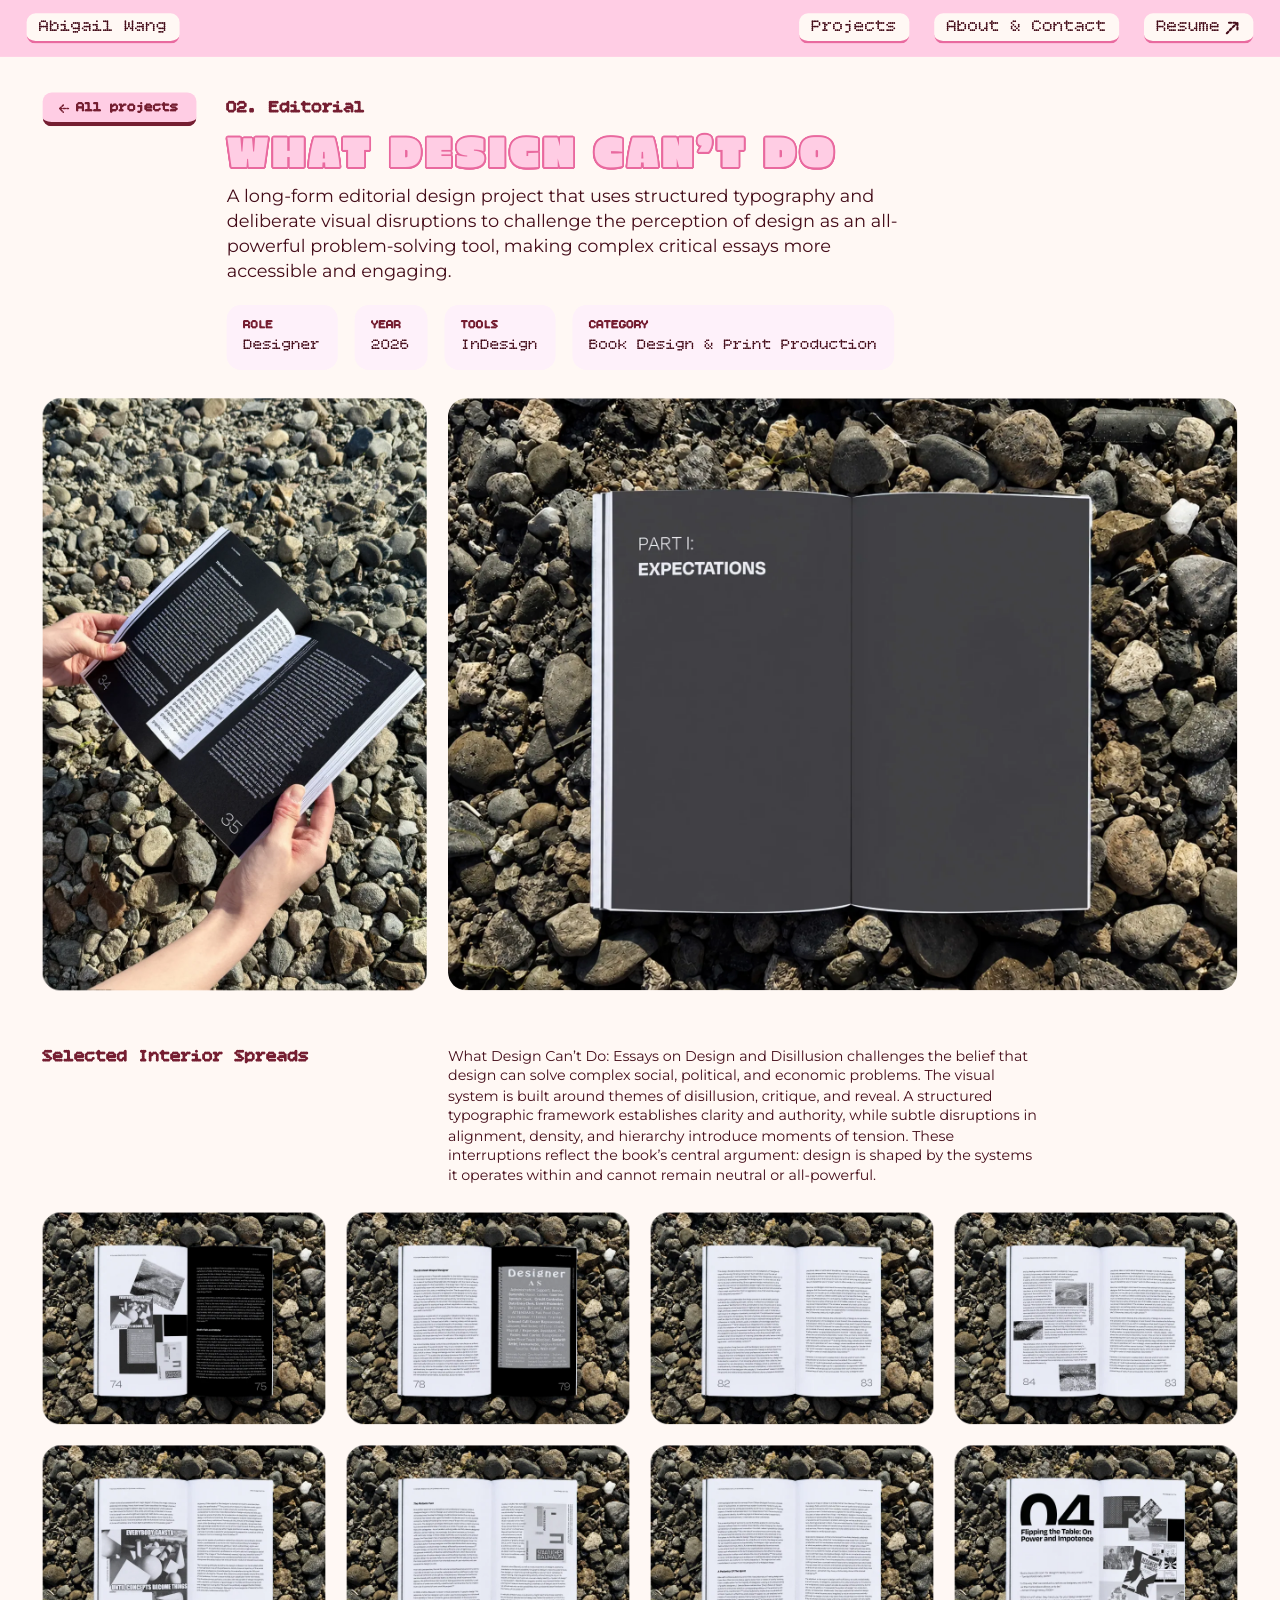
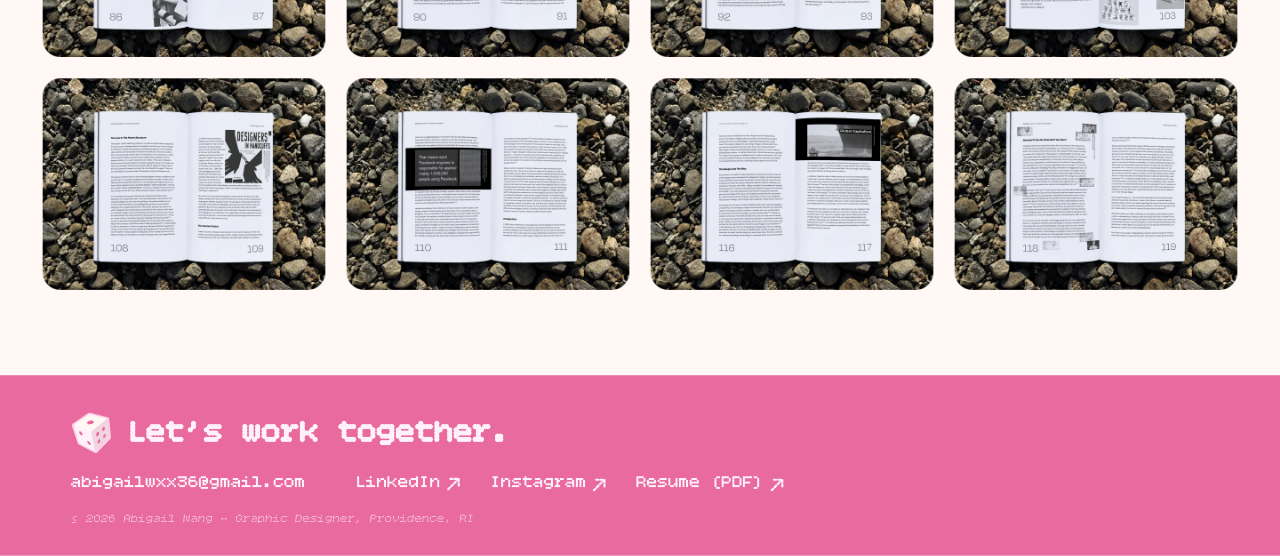
<file: what-design-cant-do.html>
<!doctype html>
<html lang="en">
<head>
<meta charset="utf-8">
<meta name="viewport" content="width=device-width, initial-scale=1">
<title>What Design Can&#x27;t Do — Abigail Wang</title>
<meta name="description" content="Long-form editorial book design for What Design Can’t Do.">
<meta property="og:title" content="What Design Can&#x27;t Do — Abigail Wang">
<meta property="og:description" content="Long-form editorial book design for What Design Can’t Do.">
<meta property="og:type" content="website">
<meta name="theme-color" content="#FFCDE4">
<link rel="icon" type="image/svg+xml" href="favicon.svg">
<link rel="preload" href="fonts/bitcount.woff2" as="font" type="font/woff2" crossorigin>
<link rel="preload" href="fonts/erica-one.woff2" as="font" type="font/woff2" crossorigin>
<link rel="stylesheet" href="site.css?v=edd0428d">
<script>document.documentElement.classList.add('js')</script>
</head>
<body data-page="what-design-cant-do.html">
<a class="skip" href="#main">Skip to content</a>
<header class="dnav" aria-label="Site"><div class="sv-wrap" data-h="64"><div class="stage" style="height:64px"><div class="e band" style="left:0px;top:0px;width:1440px;height:64px;background:#ffcde4"></div><div class="e g0" style="left:30px;top:15px;width:172px;height:34px;background:#fff8f4;border-radius:10px;border-style:solid;border-color:#e96a9f;border-width:0px 0px 3px 0px"></div><div class="e g0 t" style="left:44px;top:19px;width:144px;text-align:left;white-space:pre;font-family:'Bitcount',monospace;font-variation-settings:'CRSV' 0,'slnt' 0;font-weight:400;font-size:20.00px;color:#440c19;line-height:normal">Abigail Wang</div><div class="e g1" style="left:899px;top:15px;width:124px;height:34px;background:#fff8f4;border-radius:10px;border-style:solid;border-color:#e96a9f;border-width:0px 0px 3px 0px"></div><div class="e g1 t" style="left:913px;top:19px;width:96px;text-align:left;white-space:pre;font-family:'Bitcount',monospace;font-variation-settings:'CRSV' 0,'slnt' 0;font-weight:400;font-size:20.00px;color:#440c19;line-height:normal">Projects</div><div class="e g2" style="left:1051px;top:15px;width:208px;height:34px;background:#fff8f4;border-radius:10px;border-style:solid;border-color:#e96a9f;border-width:0px 0px 3px 0px"></div><div class="e g2 t" style="left:1065px;top:19px;width:180px;text-align:left;white-space:pre;font-family:'Bitcount',monospace;font-variation-settings:'CRSV' 0,'slnt' 0;font-weight:400;font-size:20.00px;color:#440c19;line-height:normal">About &amp; Contact</div><div class="e g3" style="left:1287px;top:15px;width:123px;height:34px;background:#fff8f4;border-radius:10px;border-style:solid;border-color:#e96a9f;border-width:0px 0px 3px 0px"></div><div class="e g3 t" style="left:1301px;top:19px;width:72px;text-align:left;white-space:pre;font-family:'Bitcount',monospace;font-variation-settings:'CRSV' 0,'slnt' 0;font-weight:400;font-size:20.00px;color:#440c19;line-height:normal">Resume</div><div class="e g3 sv" style="left:1379px;top:21.5px;width:17px;height:17px"><svg aria-hidden="true" preserveAspectRatio="none" width="17" height="17" viewBox="0 0 17 17" fill="none" xmlns="http://www.w3.org/2000/svg">
<path d="M1.21436 15.3403L11.6977 4.85693" stroke="#440C19" stroke-width="2.42857" stroke-linecap="round" stroke-linejoin="round" stroke-dasharray="2.43 2.43"/>
<path d="M3.64282 3.64307H13.0778V13.0781" stroke="#440C19" stroke-width="2.42857" stroke-linecap="round" stroke-linejoin="round" stroke-dasharray="2.43 2.43"/>
</svg></div><a class="hit k-btn" data-g="0" style="left:30px;top:15px;width:172px;height:34px" aria-label="Abigail Wang" href="index.html"></a><a class="hit k-btn" data-g="1" style="left:899px;top:15px;width:124px;height:34px" aria-label="Projects" href="projects.html"></a><a class="hit k-btn" data-g="2" style="left:1051px;top:15px;width:208px;height:34px" aria-label="About &amp; Contact" href="about.html"></a><a class="hit k-btn" data-g="3" style="left:1287px;top:15px;width:123px;height:34px" aria-label="Resume" data-cfg="resume" href="#" target="_blank" rel="noopener"></a></div></div></header>
<header class="mnav" aria-label="Site">
  <a class="mpill brand" href="index.html">Abigail Wang</a>
  <nav><a href="projects.html">Projects</a><a href="about.html">About</a><a href="#" data-cfg="resume" target="_blank" rel="noopener">Resume <span aria-hidden="true">↗</span></a></nav>
</header>
<main id="main">
<div class="sv-wrap main-stage" data-h="2361"><div class="stage" style="height:2361px"><div class="e g4" style="left:48px;top:40px;width:173px;height:38px;background:#ffcde4;border-radius:10px;border-style:solid;border-color:#751e31;border-width:0px 0px 5px 0px"></div><div class="e g4 t" style="left:86px;top:48px;width:116px;text-align:left;white-space:pre;font-family:'Bitcount',monospace;font-variation-settings:'CRSV' 0,'slnt' 0;font-weight:700;font-size:16.00px;color:#751e31;line-height:normal">All projects</div><div class="e g4 sv" style="left:63.7px;top:50.7px;width:14.7px;height:14.7px"><svg aria-hidden="true" preserveAspectRatio="none" width="15" height="15" viewBox="0 0 15 15" fill="none" xmlns="http://www.w3.org/2000/svg">
<g clip-path="url(#clip0_122_311_2)">
<path d="M13.4131 7.13368H4.37816" stroke="#751E31" stroke-width="1.9" stroke-linecap="round" stroke-linejoin="round" stroke-dasharray="1.9 1.9"/>
<path d="M7.32581 3.13965L3.26008 7.20537L7.32581 11.2711" stroke="#751E31" stroke-width="1.9" stroke-linecap="round" stroke-linejoin="round" stroke-dasharray="1.9 1.9"/>
</g>
<defs>
<clipPath id="clip0_122_311_2">
<rect width="10.36" height="10.36" fill="white" transform="matrix(-0.707107 0.707107 0.707107 0.707107 7.32568 0)"/>
</clipPath>
</defs>
</svg></div><div class="e t" style="left:255px;top:46px;width:156px;text-align:left;white-space:pre;font-family:'Bitcount',monospace;font-variation-settings:'CRSV' 0,'slnt' 0;font-weight:700;font-size:20.00px;color:#751e31;line-height:normal">02. Editorial</div><div class="e t" style="left:255px;top:86px;width:1012px;text-align:left;white-space:pre-wrap;font-family:'Erica One',sans-serif;font-weight:400;font-size:48.00px;color:#ffcde4;line-height:0.850;letter-spacing:0.080em;text-transform:uppercase;text-shadow:2.00px 0.00px 0 var(--ol,#e96a9f),1.93px 0.52px 0 var(--ol,#e96a9f),1.73px 1.00px 0 var(--ol,#e96a9f),1.41px 1.41px 0 var(--ol,#e96a9f),1.00px 1.73px 0 var(--ol,#e96a9f),0.52px 1.93px 0 var(--ol,#e96a9f),0.00px 2.00px 0 var(--ol,#e96a9f),-0.52px 1.93px 0 var(--ol,#e96a9f),-1.00px 1.73px 0 var(--ol,#e96a9f),-1.41px 1.41px 0 var(--ol,#e96a9f),-1.73px 1.00px 0 var(--ol,#e96a9f),-1.93px 0.52px 0 var(--ol,#e96a9f),-2.00px 0.00px 0 var(--ol,#e96a9f),-1.93px -0.52px 0 var(--ol,#e96a9f),-1.73px -1.00px 0 var(--ol,#e96a9f),-1.41px -1.41px 0 var(--ol,#e96a9f),-1.00px -1.73px 0 var(--ol,#e96a9f),-0.52px -1.93px 0 var(--ol,#e96a9f),-0.00px -2.00px 0 var(--ol,#e96a9f),0.52px -1.93px 0 var(--ol,#e96a9f),1.00px -1.73px 0 var(--ol,#e96a9f),1.41px -1.41px 0 var(--ol,#e96a9f),1.73px -1.00px 0 var(--ol,#e96a9f),1.93px -0.52px 0 var(--ol,#e96a9f)">What Design Can’t Do</div><div class="e t" style="left:255px;top:143px;width:760.012px;text-align:left;white-space:pre-wrap;font-family:'Montserrat',sans-serif;font-weight:400;font-size:20.00px;color:#440c19;line-height:1.400">A long-form editorial design project that uses structured typography and deliberate visual disruptions to challenge the perception of design as an all-powerful problem-solving tool, making complex critical essays more accessible and engaging.</div><div class="e" style="left:255px;top:279px;width:125px;height:73px;background:#fef1fa;border-radius:16px"></div><div class="e t" style="left:274px;top:294px;width:34px;text-align:left;white-space:pre;font-family:'Bitcount',monospace;font-variation-settings:'CRSV' 0,'slnt' 0;font-weight:700;font-size:14.00px;color:#751e31;line-height:normal">ROLE</div><div class="e t" style="left:274px;top:315px;width:87px;text-align:left;white-space:pre;font-family:'Bitcount',monospace;font-variation-settings:'CRSV' 0,'slnt' 0;font-weight:400;font-size:18.00px;color:#440c19;line-height:normal">Designer</div><div class="e" style="left:399px;top:279px;width:82px;height:73px;background:#fef1fa;border-radius:16px"></div><div class="e t" style="left:418px;top:294px;width:34px;text-align:left;white-space:pre;font-family:'Bitcount',monospace;font-variation-settings:'CRSV' 0,'slnt' 0;font-weight:700;font-size:14.00px;color:#751e31;line-height:normal">YEAR</div><div class="e t" style="left:418px;top:315px;width:44px;text-align:left;white-space:pre;font-family:'Bitcount',monospace;font-variation-settings:'CRSV' 0,'slnt' 0;font-weight:400;font-size:18.00px;color:#440c19;line-height:normal">2026</div><div class="e" style="left:500px;top:279px;width:125px;height:73px;background:#fef1fa;border-radius:16px"></div><div class="e t" style="left:519px;top:294px;width:42px;text-align:left;white-space:pre;font-family:'Bitcount',monospace;font-variation-settings:'CRSV' 0,'slnt' 0;font-weight:700;font-size:14.00px;color:#751e31;line-height:normal">TOOLS</div><div class="e t" style="left:519px;top:315px;width:87px;text-align:left;white-space:pre;font-family:'Bitcount',monospace;font-variation-settings:'CRSV' 0,'slnt' 0;font-weight:400;font-size:18.00px;color:#440c19;line-height:normal">InDesign</div><div class="e" style="left:644px;top:279px;width:362px;height:73px;background:#fef1fa;border-radius:16px"></div><div class="e t" style="left:663px;top:294px;width:68px;text-align:left;white-space:pre;font-family:'Bitcount',monospace;font-variation-settings:'CRSV' 0,'slnt' 0;font-weight:700;font-size:14.00px;color:#751e31;line-height:normal">CATEGORY</div><div class="e t" style="left:663px;top:315px;width:324px;text-align:left;white-space:pre;font-family:'Bitcount',monospace;font-variation-settings:'CRSV' 0,'slnt' 0;font-weight:400;font-size:18.00px;color:#440c19;line-height:normal">Book Design &amp; Print Production</div><div class="e rv t" style="left:48px;top:1114px;width:404.8px;text-align:left;white-space:pre-wrap;font-family:'Bitcount',monospace;font-variation-settings:'CRSV' 0,'slnt' 0;font-weight:700;font-size:20.00px;color:#751e31;line-height:normal">Selected Interior Spreads</div><div class="e rv t" style="left:504px;top:1114px;width:667.92px;text-align:left;white-space:pre-wrap;font-family:'Montserrat',sans-serif;font-weight:400;font-size:16.00px;color:#440c19;line-height:1.400">What Design Can’t Do: Essays on Design and Disillusion challenges the belief that design can solve complex social, political, and economic problems. The visual system is built around themes of disillusion, critique, and reveal. A structured typographic framework establishes clarity and authority, while subtle disruptions in alignment, density, and hierarchy introduce moments of tension. These interruptions reflect the book’s central argument: design is shaped by the systems it operates within and cannot remain neutral or all-powerful.</div><div class="e band rv" style="left:0px;top:2158px;width:1440px;height:203px;background:#e96a9f"></div><div class="e rv sv" style="left:80px;top:2198px;width:48px;height:50px"><svg aria-hidden="true" preserveAspectRatio="none" width="48" height="50" viewBox="0 0 48 50" fill="none" xmlns="http://www.w3.org/2000/svg">
<path d="M1.00199 17.3057C0.822332 16.7676 0.823596 16.1855 1.00559 15.6482C1.18758 15.1109 1.54031 14.6478 2.00999 14.3297L19.406 2.54169C19.7106 2.33486 20.0557 2.19509 20.4185 2.13165C20.7812 2.06821 21.1532 2.08254 21.51 2.17369L40.976 7.15169C41.4947 7.28441 41.9599 7.57406 42.3078 7.98107C42.6558 8.38808 42.8696 8.8926 42.92 9.42569L44.844 29.6817C44.8797 30.0576 44.833 30.4368 44.7073 30.7929C44.5816 31.149 44.3798 31.4735 44.116 31.7437L29.406 46.8077C29.0142 47.2083 28.5036 47.4717 27.95 47.5586C27.3964 47.6454 26.8296 47.5511 26.334 47.2897L8.64799 37.9577C8.05511 37.6451 7.60586 37.1156 7.39399 36.4797L1.00199 17.3057Z" fill="#FFCDE4"/>
<path d="M19.8461 4.09846C20.0832 3.93586 20.3527 3.82632 20.6361 3.77731C20.9194 3.7283 21.21 3.74097 21.4881 3.81446L38.2261 8.22046C38.5827 8.31425 38.9064 8.50481 39.1616 8.77108C39.4167 9.03735 39.5932 9.36896 39.6716 9.72928C39.7501 10.0896 39.7274 10.4646 39.606 10.8128C39.4847 11.161 39.2694 11.4689 38.9841 11.7025L24.0361 23.9485C23.7636 24.1717 23.437 24.3191 23.0893 24.3757C22.7417 24.4322 22.3852 24.3959 22.0561 24.2705L5.30206 17.8825C4.96113 17.7524 4.66229 17.5315 4.43791 17.2437C4.21353 16.9559 4.07216 16.6122 4.02911 16.2499C3.98605 15.8875 4.04296 15.5203 4.19366 15.1879C4.34436 14.8556 4.58311 14.5708 4.88406 14.3645L19.8461 4.09846Z" fill="#FFF8F4"/>
<path d="M19.1556 15.0471C20.7686 15.5565 23.2457 15.0988 24.6885 14.0248C26.1313 12.9508 25.9933 11.6671 24.3803 11.1577C22.7673 10.6483 20.2901 11.106 18.8474 12.18C17.4046 13.254 17.5426 14.5376 19.1556 15.0471Z" fill="#E96A9F"/>
<path d="M3.24802 19.0942C3.12934 18.7318 3.11672 18.3431 3.21165 17.9738C3.30658 17.6045 3.5051 17.27 3.78381 17.0098C4.06252 16.7496 4.40981 16.5745 4.78475 16.5051C5.15969 16.4357 5.54665 16.4749 5.90002 16.6182L22.516 23.3442C22.8144 23.4647 23.0793 23.6555 23.2882 23.9002C23.4971 24.145 23.6439 24.4366 23.716 24.7502L27.806 42.5402C27.892 42.9125 27.8695 43.3018 27.7411 43.6617C27.6128 44.0217 27.384 44.3373 27.0818 44.5713C26.7796 44.8053 26.4168 44.9478 26.0361 44.982C25.6555 45.0162 25.273 44.9406 24.934 44.7642L9.64202 36.8162C9.17752 36.5744 8.82637 36.16 8.66402 35.6622L3.24802 19.0942Z" fill="#FEF1FA"/>
<path d="M11.5248 27.4092C12.5572 27.8638 13.1 27.2626 12.7373 26.0666C12.3745 24.8705 11.2436 23.5324 10.2113 23.0779C9.17891 22.6233 8.6361 23.2245 8.99884 24.4206C9.36158 25.6166 10.4925 26.9547 11.5248 27.4092Z" fill="#E96A9F"/>
<path d="M20.6367 38.1982C21.7467 38.7436 22.4124 38.2865 22.1238 37.1771C21.8351 36.0678 20.7013 34.7264 19.5914 34.1809C18.4814 33.6355 17.8157 34.0926 18.1044 35.202C18.393 36.3113 19.5268 37.6527 20.6367 38.1982Z" fill="#E96A9F"/>
<path d="M22.732 25.0816C22.6581 24.7291 22.6808 24.363 22.7976 24.0223C22.9145 23.6815 23.1213 23.3786 23.396 23.1456L38.134 10.6436C38.4119 10.4084 38.7487 10.2534 39.1081 10.1954C39.4676 10.1375 39.836 10.1787 40.1738 10.3148C40.5115 10.4508 40.8057 10.6764 41.0246 10.9674C41.2435 11.2583 41.3789 11.6035 41.416 11.9656L43.198 29.4116C43.2277 29.705 43.1922 30.0012 43.094 30.2792C42.9958 30.5572 42.8374 30.81 42.63 31.0196L29.856 43.9496C29.602 44.2073 29.2829 44.3912 28.9326 44.4817C28.5823 44.5723 28.214 44.5661 27.8669 44.4639C27.5199 44.3617 27.207 44.1673 26.9617 43.9013C26.7164 43.6353 26.5479 43.3078 26.474 42.9536L22.732 25.0816Z" fill="#F2D4E0"/>
<path d="M30.2637 28.303C31.1715 27.4901 31.7438 25.9032 31.5419 24.7583C31.3399 23.6135 30.4403 23.3443 29.5324 24.1572C28.6245 24.97 28.0523 26.557 28.2542 27.7018C28.4561 28.8466 29.3558 29.1158 30.2637 28.303Z" fill="#E96A9F"/>
<path d="M36.7252 22.3946C37.5417 21.6636 38.0875 20.1558 37.9443 19.0268C37.8011 17.8979 37.0232 17.5753 36.2067 18.3063C35.3902 19.0373 34.8444 20.5451 34.9875 21.6741C35.1307 22.803 35.9087 23.1256 36.7252 22.3946Z" fill="#E96A9F"/>
<path d="M31.6779 36.3235C32.5253 35.5005 33.0663 34.0059 32.8863 32.9854C32.7063 31.9649 31.8734 31.8048 31.026 32.6279C30.1786 33.4509 29.6376 34.9455 29.8176 35.966C29.9976 36.9865 30.8305 37.1466 31.6779 36.3235Z" fill="#E96A9F"/>
<path d="M37.7325 30.339C38.499 29.5945 39.0163 28.1704 38.8879 27.1582C38.7595 26.1459 38.034 25.9289 37.2675 26.6734C36.501 27.4179 35.9837 28.842 36.1121 29.8543C36.2405 30.8665 36.966 31.0835 37.7325 30.339Z" fill="#E96A9F"/>
</svg></div><div class="e rv t" style="left:144px;top:2202px;width:432px;text-align:left;white-space:pre;font-family:'Bitcount',monospace;font-variation-settings:'CRSV' 0,'slnt' 0;font-weight:700;font-size:36.00px;color:#fef1fa;line-height:normal">Let’s work together.</div><div class="e g5 rv t" style="left:80px;top:2268px;width:264px;text-align:left;white-space:pre;font-family:'Bitcount',monospace;font-variation-settings:'CRSV' 0,'slnt' 0;font-weight:500;font-size:20.00px;color:#fef1fa;line-height:normal">abigailwxx36@gmail.com</div><div class="e g6 rv t" style="left:400px;top:2268px;width:96px;text-align:left;white-space:pre;font-family:'Bitcount',monospace;font-variation-settings:'CRSV' 0,'slnt' 0;font-weight:500;font-size:20.00px;color:#fef1fa;line-height:normal">LinkedIn</div><div class="e g6 rv sv" style="left:503px;top:2270.5px;width:17px;height:17px"><svg aria-hidden="true" preserveAspectRatio="none" width="17" height="17" viewBox="0 0 17 17" fill="none" xmlns="http://www.w3.org/2000/svg">
<path d="M1.21411 15.3398L11.6974 4.85645" stroke="#FEF1FA" stroke-width="2.42857" stroke-linecap="round" stroke-linejoin="round" stroke-dasharray="2.43 2.43"/>
<path d="M3.6427 3.64258H13.0777V13.0776" stroke="#FEF1FA" stroke-width="2.42857" stroke-linecap="round" stroke-linejoin="round" stroke-dasharray="2.43 2.43"/>
</svg></div><div class="e g7 rv t" style="left:552px;top:2268px;width:108px;text-align:left;white-space:pre;font-family:'Bitcount',monospace;font-variation-settings:'CRSV' 0,'slnt' 0;font-weight:500;font-size:20.00px;color:#fef1fa;line-height:normal">Instagram</div><div class="e g7 rv sv" style="left:667px;top:2271.5px;width:17px;height:17px"><svg aria-hidden="true" preserveAspectRatio="none" width="17" height="17" viewBox="0 0 17 17" fill="none" xmlns="http://www.w3.org/2000/svg">
<path d="M1.21436 15.3398L11.6977 4.85645" stroke="#FEF1FA" stroke-width="2.42857" stroke-linecap="round" stroke-linejoin="round" stroke-dasharray="2.43 2.43"/>
<path d="M3.64282 3.64258H13.0778V13.0776" stroke="#FEF1FA" stroke-width="2.42857" stroke-linecap="round" stroke-linejoin="round" stroke-dasharray="2.43 2.43"/>
</svg></div><div class="e g8 rv t" style="left:716px;top:2268px;width:144px;text-align:left;white-space:pre;font-family:'Bitcount',monospace;font-variation-settings:'CRSV' 0,'slnt' 0;font-weight:500;font-size:20.00px;color:#fef1fa;line-height:normal">Resume (PDF)</div><div class="e g8 rv sv" style="left:867px;top:2271.5px;width:17px;height:17px"><svg aria-hidden="true" preserveAspectRatio="none" width="17" height="17" viewBox="0 0 17 17" fill="none" xmlns="http://www.w3.org/2000/svg">
<path d="M1.21436 15.3398L11.6977 4.85645" stroke="#FEF1FA" stroke-width="2.42857" stroke-linecap="round" stroke-linejoin="round" stroke-dasharray="2.43 2.43"/>
<path d="M3.64282 3.64258H13.0778V13.0776" stroke="#FEF1FA" stroke-width="2.42857" stroke-linecap="round" stroke-linejoin="round" stroke-dasharray="2.43 2.43"/>
</svg></div><div class="e rv t" style="left:80px;top:2312px;width:454px;text-align:left;white-space:pre;font-family:'Bitcount',monospace;font-variation-settings:'CRSV' 0,'slnt' -8;font-weight:300;font-size:14.00px;color:#fef1fa;line-height:normal">© 2026 Abigail Wang — Graphic Designer, Providence, RI</div><div class="e im" style="left:48px;top:384px;width:432px;height:666px"><img class="" src="img/i100-630.webp" alt="" width="864" height="1332" decoding="async"></div><div class="e im" style="left:504px;top:384px;width:888px;height:666px"><video class="" muted loop playsinline autoplay preload="none" poster="img/i100-632.webp" data-src="media/what-design-cant-do.mp4" width="1776" height="1332" style="border-radius:20px"></video></div><div class="e rv im" style="left:48px;top:1300px;width:318px;height:238px"><img class="" src="img/i106-633.webp" alt="" width="636" height="476" loading="lazy" decoding="async"></div><div class="e rv im" style="left:390px;top:1300px;width:318px;height:238px"><img class="" src="img/i106-634.webp" alt="" width="636" height="476" loading="lazy" decoding="async"></div><div class="e rv im" style="left:732px;top:1300px;width:318px;height:238px"><img class="" src="img/i106-635.webp" alt="" width="636" height="476" loading="lazy" decoding="async"></div><div class="e rv im" style="left:1074px;top:1300px;width:318px;height:238px"><img class="" src="img/i106-636.webp" alt="" width="636" height="476" loading="lazy" decoding="async"></div><div class="e rv im" style="left:48px;top:1562px;width:318px;height:238px"><img class="" src="img/i106-637.webp" alt="" width="636" height="476" loading="lazy" decoding="async"></div><div class="e rv im" style="left:390px;top:1562px;width:318px;height:238px"><img class="" src="img/i106-638.webp" alt="" width="636" height="476" loading="lazy" decoding="async"></div><div class="e rv im" style="left:1074px;top:1562px;width:318px;height:238px"><img class="" src="img/i106-639.webp" alt="" width="636" height="476" loading="lazy" decoding="async"></div><div class="e rv im" style="left:48px;top:1824px;width:318px;height:238px"><img class="" src="img/i106-640.webp" alt="" width="636" height="476" loading="lazy" decoding="async"></div><div class="e rv im" style="left:390px;top:1824px;width:318px;height:238px"><img class="" src="img/i106-641.webp" alt="" width="636" height="476" loading="lazy" decoding="async"></div><div class="e rv im" style="left:732px;top:1824px;width:318px;height:238px"><img class="" src="img/i106-642.webp" alt="" width="636" height="476" loading="lazy" decoding="async"></div><div class="e rv im" style="left:1074px;top:1824px;width:318px;height:238px"><img class="" src="img/i106-643.webp" alt="" width="636" height="476" loading="lazy" decoding="async"></div><div class="e rv im" style="left:732px;top:1562px;width:318px;height:238px"><img class="" src="img/i106-645.webp" alt="" width="636" height="476" loading="lazy" decoding="async"></div><a class="hit k-btn" data-g="4" style="left:48px;top:40px;width:173px;height:38px" aria-label="All projects" href="projects.html#all"></a><a class="hit k-txt" data-g="5" style="left:74px;top:2267px;width:274px;height:26px" aria-label="abigailwxx36@gmail.com" href="mailto:abigailwxx36@gmail.com"></a><a class="hit k-txt" data-g="6" style="left:396px;top:2264.5px;width:130px;height:29px" aria-label="LinkedIn" data-cfg="linkedin" href="#" target="_blank" rel="noopener"></a><a class="hit k-txt" data-g="7" style="left:548px;top:2265.5px;width:142px;height:29px" aria-label="Instagram" data-cfg="instagram" href="#" target="_blank" rel="noopener"></a><a class="hit k-txt" data-g="8" style="left:710px;top:2265.5px;width:180px;height:29px" aria-label="Resume (PDF)" data-cfg="resume" href="#" target="_blank" rel="noopener"></a></div></div>
<div class="flow"><div class="m-wrap"><header class="m-head"><div class="m-back"><a class="mbtn sm k-btn" data-g="4" aria-label="All projects" href="projects.html#all"><svg aria-hidden="true" preserveAspectRatio="none" width="15" height="15" viewBox="0 0 15 15" fill="none" xmlns="http://www.w3.org/2000/svg">
<g clip-path="url(#clip0_122_311_7)">
<path d="M13.4131 7.13368H4.37816" stroke="#751E31" stroke-width="1.9" stroke-linecap="round" stroke-linejoin="round" stroke-dasharray="1.9 1.9"/>
<path d="M7.32581 3.13965L3.26008 7.20537L7.32581 11.2711" stroke="#751E31" stroke-width="1.9" stroke-linecap="round" stroke-linejoin="round" stroke-dasharray="1.9 1.9"/>
</g>
<defs>
<clipPath id="clip0_122_311_7">
<rect width="10.36" height="10.36" fill="white" transform="matrix(-0.707107 0.707107 0.707107 0.707107 7.32568 0)"/>
</clipPath>
</defs>
</svg><span>All projects</span></a></div><p class="m-cats"><span>02. Editorial</span></p><h1 class="m-title">What Design Can’t Do</h1><p class="m-lead">A long-form editorial design project that uses structured typography and deliberate visual disruptions to challenge the perception of design as an all-powerful problem-solving tool, making complex critical essays more accessible and engaging.</p><dl class="m-meta"><div class="m-mc"><dt>ROLE</dt><dd>Designer</dd></div><div class="m-mc"><dt>YEAR</dt><dd>2026</dd></div><div class="m-mc"><dt>TOOLS</dt><dd>InDesign</dd></div><div class="m-mc wide"><dt>CATEGORY</dt><dd>Book Design &amp; Print Production</dd></div></dl></header><section class="m-sec m-pre"><div class="m-media"><div class="m-row rv"><div class="m-im" style="aspect-ratio:0.6486"><img class="" src="img/i100-630.webp" alt="" width="864" height="1332" loading="lazy" decoding="async"></div></div><div class="m-row rv"><div class="m-im" style="aspect-ratio:1.3333"><video class="" muted loop playsinline autoplay preload="none" poster="img/i100-632.webp" data-src="media/what-design-cant-do.mp4" width="1776" height="1332" style="border-radius:20px"></video></div></div></div></section><section class="m-sec"><h2 class="m-h rv">Selected Interior Spreads</h2><p class="m-body rv">What Design Can’t Do: Essays on Design and Disillusion challenges the belief that design can solve complex social, political, and economic problems. The visual system is built around themes of disillusion, critique, and reveal. A structured typographic framework establishes clarity and authority, while subtle disruptions in alignment, density, and hierarchy introduce moments of tension. These interruptions reflect the book’s central argument: design is shaped by the systems it operates within and cannot remain neutral or all-powerful.</p><div class="m-media"><div class="m-row rv"><div class="m-im" style="aspect-ratio:1.3361"><img class="" src="img/i106-633.webp" alt="" width="636" height="476" loading="lazy" decoding="async"></div></div><div class="m-row rv"><div class="m-im" style="aspect-ratio:1.3361"><img class="" src="img/i106-634.webp" alt="" width="636" height="476" loading="lazy" decoding="async"></div></div><div class="m-row rv"><div class="m-im" style="aspect-ratio:1.3361"><img class="" src="img/i106-635.webp" alt="" width="636" height="476" loading="lazy" decoding="async"></div></div><div class="m-row rv"><div class="m-im" style="aspect-ratio:1.3361"><img class="" src="img/i106-636.webp" alt="" width="636" height="476" loading="lazy" decoding="async"></div></div><div class="m-row rv"><div class="m-im" style="aspect-ratio:1.3361"><img class="" src="img/i106-637.webp" alt="" width="636" height="476" loading="lazy" decoding="async"></div></div><div class="m-row rv"><div class="m-im" style="aspect-ratio:1.3361"><img class="" src="img/i106-638.webp" alt="" width="636" height="476" loading="lazy" decoding="async"></div></div><div class="m-row rv"><div class="m-im" style="aspect-ratio:1.3361"><img class="" src="img/i106-645.webp" alt="" width="636" height="476" loading="lazy" decoding="async"></div></div><div class="m-row rv"><div class="m-im" style="aspect-ratio:1.3361"><img class="" src="img/i106-639.webp" alt="" width="636" height="476" loading="lazy" decoding="async"></div></div><div class="m-row rv"><div class="m-im" style="aspect-ratio:1.3361"><img class="" src="img/i106-640.webp" alt="" width="636" height="476" loading="lazy" decoding="async"></div></div><div class="m-row rv"><div class="m-im" style="aspect-ratio:1.3361"><img class="" src="img/i106-641.webp" alt="" width="636" height="476" loading="lazy" decoding="async"></div></div><div class="m-row rv"><div class="m-im" style="aspect-ratio:1.3361"><img class="" src="img/i106-642.webp" alt="" width="636" height="476" loading="lazy" decoding="async"></div></div><div class="m-row rv"><div class="m-im" style="aspect-ratio:1.3361"><img class="" src="img/i106-643.webp" alt="" width="636" height="476" loading="lazy" decoding="async"></div></div></div></section></div><footer class="m-foot"><div class="m-wrap"><p class="m-foot-h"><svg aria-hidden="true" preserveAspectRatio="none" width="48" height="50" viewBox="0 0 48 50" fill="none" xmlns="http://www.w3.org/2000/svg">
<path d="M1.00199 17.3057C0.822332 16.7676 0.823596 16.1855 1.00559 15.6482C1.18758 15.1109 1.54031 14.6478 2.00999 14.3297L19.406 2.54169C19.7106 2.33486 20.0557 2.19509 20.4185 2.13165C20.7812 2.06821 21.1532 2.08254 21.51 2.17369L40.976 7.15169C41.4947 7.28441 41.9599 7.57406 42.3078 7.98107C42.6558 8.38808 42.8696 8.8926 42.92 9.42569L44.844 29.6817C44.8797 30.0576 44.833 30.4368 44.7073 30.7929C44.5816 31.149 44.3798 31.4735 44.116 31.7437L29.406 46.8077C29.0142 47.2083 28.5036 47.4717 27.95 47.5586C27.3964 47.6454 26.8296 47.5511 26.334 47.2897L8.64799 37.9577C8.05511 37.6451 7.60586 37.1156 7.39399 36.4797L1.00199 17.3057Z" fill="#FFCDE4"/>
<path d="M19.8461 4.09846C20.0832 3.93586 20.3527 3.82632 20.6361 3.77731C20.9194 3.7283 21.21 3.74097 21.4881 3.81446L38.2261 8.22046C38.5827 8.31425 38.9064 8.50481 39.1616 8.77108C39.4167 9.03735 39.5932 9.36896 39.6716 9.72928C39.7501 10.0896 39.7274 10.4646 39.606 10.8128C39.4847 11.161 39.2694 11.4689 38.9841 11.7025L24.0361 23.9485C23.7636 24.1717 23.437 24.3191 23.0893 24.3757C22.7417 24.4322 22.3852 24.3959 22.0561 24.2705L5.30206 17.8825C4.96113 17.7524 4.66229 17.5315 4.43791 17.2437C4.21353 16.9559 4.07216 16.6122 4.02911 16.2499C3.98605 15.8875 4.04296 15.5203 4.19366 15.1879C4.34436 14.8556 4.58311 14.5708 4.88406 14.3645L19.8461 4.09846Z" fill="#FFF8F4"/>
<path d="M19.1556 15.0471C20.7686 15.5565 23.2457 15.0988 24.6885 14.0248C26.1313 12.9508 25.9933 11.6671 24.3803 11.1577C22.7673 10.6483 20.2901 11.106 18.8474 12.18C17.4046 13.254 17.5426 14.5376 19.1556 15.0471Z" fill="#E96A9F"/>
<path d="M3.24802 19.0942C3.12934 18.7318 3.11672 18.3431 3.21165 17.9738C3.30658 17.6045 3.5051 17.27 3.78381 17.0098C4.06252 16.7496 4.40981 16.5745 4.78475 16.5051C5.15969 16.4357 5.54665 16.4749 5.90002 16.6182L22.516 23.3442C22.8144 23.4647 23.0793 23.6555 23.2882 23.9002C23.4971 24.145 23.6439 24.4366 23.716 24.7502L27.806 42.5402C27.892 42.9125 27.8695 43.3018 27.7411 43.6617C27.6128 44.0217 27.384 44.3373 27.0818 44.5713C26.7796 44.8053 26.4168 44.9478 26.0361 44.982C25.6555 45.0162 25.273 44.9406 24.934 44.7642L9.64202 36.8162C9.17752 36.5744 8.82637 36.16 8.66402 35.6622L3.24802 19.0942Z" fill="#FEF1FA"/>
<path d="M11.5248 27.4092C12.5572 27.8638 13.1 27.2626 12.7373 26.0666C12.3745 24.8705 11.2436 23.5324 10.2113 23.0779C9.17891 22.6233 8.6361 23.2245 8.99884 24.4206C9.36158 25.6166 10.4925 26.9547 11.5248 27.4092Z" fill="#E96A9F"/>
<path d="M20.6367 38.1982C21.7467 38.7436 22.4124 38.2865 22.1238 37.1771C21.8351 36.0678 20.7013 34.7264 19.5914 34.1809C18.4814 33.6355 17.8157 34.0926 18.1044 35.202C18.393 36.3113 19.5268 37.6527 20.6367 38.1982Z" fill="#E96A9F"/>
<path d="M22.732 25.0816C22.6581 24.7291 22.6808 24.363 22.7976 24.0223C22.9145 23.6815 23.1213 23.3786 23.396 23.1456L38.134 10.6436C38.4119 10.4084 38.7487 10.2534 39.1081 10.1954C39.4676 10.1375 39.836 10.1787 40.1738 10.3148C40.5115 10.4508 40.8057 10.6764 41.0246 10.9674C41.2435 11.2583 41.3789 11.6035 41.416 11.9656L43.198 29.4116C43.2277 29.705 43.1922 30.0012 43.094 30.2792C42.9958 30.5572 42.8374 30.81 42.63 31.0196L29.856 43.9496C29.602 44.2073 29.2829 44.3912 28.9326 44.4817C28.5823 44.5723 28.214 44.5661 27.8669 44.4639C27.5199 44.3617 27.207 44.1673 26.9617 43.9013C26.7164 43.6353 26.5479 43.3078 26.474 42.9536L22.732 25.0816Z" fill="#F2D4E0"/>
<path d="M30.2637 28.303C31.1715 27.4901 31.7438 25.9032 31.5419 24.7583C31.3399 23.6135 30.4403 23.3443 29.5324 24.1572C28.6245 24.97 28.0523 26.557 28.2542 27.7018C28.4561 28.8466 29.3558 29.1158 30.2637 28.303Z" fill="#E96A9F"/>
<path d="M36.7252 22.3946C37.5417 21.6636 38.0875 20.1558 37.9443 19.0268C37.8011 17.8979 37.0232 17.5753 36.2067 18.3063C35.3902 19.0373 34.8444 20.5451 34.9875 21.6741C35.1307 22.803 35.9087 23.1256 36.7252 22.3946Z" fill="#E96A9F"/>
<path d="M31.6779 36.3235C32.5253 35.5005 33.0663 34.0059 32.8863 32.9854C32.7063 31.9649 31.8734 31.8048 31.026 32.6279C30.1786 33.4509 29.6376 34.9455 29.8176 35.966C29.9976 36.9865 30.8305 37.1466 31.6779 36.3235Z" fill="#E96A9F"/>
<path d="M37.7325 30.339C38.499 29.5945 39.0163 28.1704 38.8879 27.1582C38.7595 26.1459 38.034 25.9289 37.2675 26.6734C36.501 27.4179 35.9837 28.842 36.1121 29.8543C36.2405 30.8665 36.966 31.0835 37.7325 30.339Z" fill="#E96A9F"/>
</svg><span>Let’s work together.</span></p><div class="m-foot-mail"><a class="m-flink k-txt" data-g="5" aria-label="abigailwxx36@gmail.com" href="mailto:abigailwxx36@gmail.com"><span>abigailwxx36@gmail.com</span></a></div><div class="m-foot-links"><a class="m-flink k-txt" data-g="6" aria-label="LinkedIn" data-cfg="linkedin" href="#" target="_blank" rel="noopener"><span>LinkedIn</span><svg aria-hidden="true" preserveAspectRatio="none" width="17" height="17" viewBox="0 0 17 17" fill="none" xmlns="http://www.w3.org/2000/svg">
<path d="M1.21411 15.3398L11.6974 4.85645" stroke="#FEF1FA" stroke-width="2.42857" stroke-linecap="round" stroke-linejoin="round" stroke-dasharray="2.43 2.43"/>
<path d="M3.6427 3.64258H13.0777V13.0776" stroke="#FEF1FA" stroke-width="2.42857" stroke-linecap="round" stroke-linejoin="round" stroke-dasharray="2.43 2.43"/>
</svg></a><a class="m-flink k-txt" data-g="7" aria-label="Instagram" data-cfg="instagram" href="#" target="_blank" rel="noopener"><span>Instagram</span><svg aria-hidden="true" preserveAspectRatio="none" width="17" height="17" viewBox="0 0 17 17" fill="none" xmlns="http://www.w3.org/2000/svg">
<path d="M1.21436 15.3398L11.6977 4.85645" stroke="#FEF1FA" stroke-width="2.42857" stroke-linecap="round" stroke-linejoin="round" stroke-dasharray="2.43 2.43"/>
<path d="M3.64282 3.64258H13.0778V13.0776" stroke="#FEF1FA" stroke-width="2.42857" stroke-linecap="round" stroke-linejoin="round" stroke-dasharray="2.43 2.43"/>
</svg></a><a class="m-flink k-txt" data-g="8" aria-label="Resume (PDF)" data-cfg="resume" href="#" target="_blank" rel="noopener"><span>Resume (PDF)</span><svg aria-hidden="true" preserveAspectRatio="none" width="17" height="17" viewBox="0 0 17 17" fill="none" xmlns="http://www.w3.org/2000/svg">
<path d="M1.21436 15.3398L11.6977 4.85645" stroke="#FEF1FA" stroke-width="2.42857" stroke-linecap="round" stroke-linejoin="round" stroke-dasharray="2.43 2.43"/>
<path d="M3.64282 3.64258H13.0778V13.0776" stroke="#FEF1FA" stroke-width="2.42857" stroke-linecap="round" stroke-linejoin="round" stroke-dasharray="2.43 2.43"/>
</svg></a></div><p class="m-copy">© 2026 Abigail Wang — Graphic Designer, Providence, RI</p></div></footer></div>
</main>
<script>window.CARD_CATS=[];</script>
<script src="site.js?v=f5d5d397"></script>
</body>
</html>
</file>
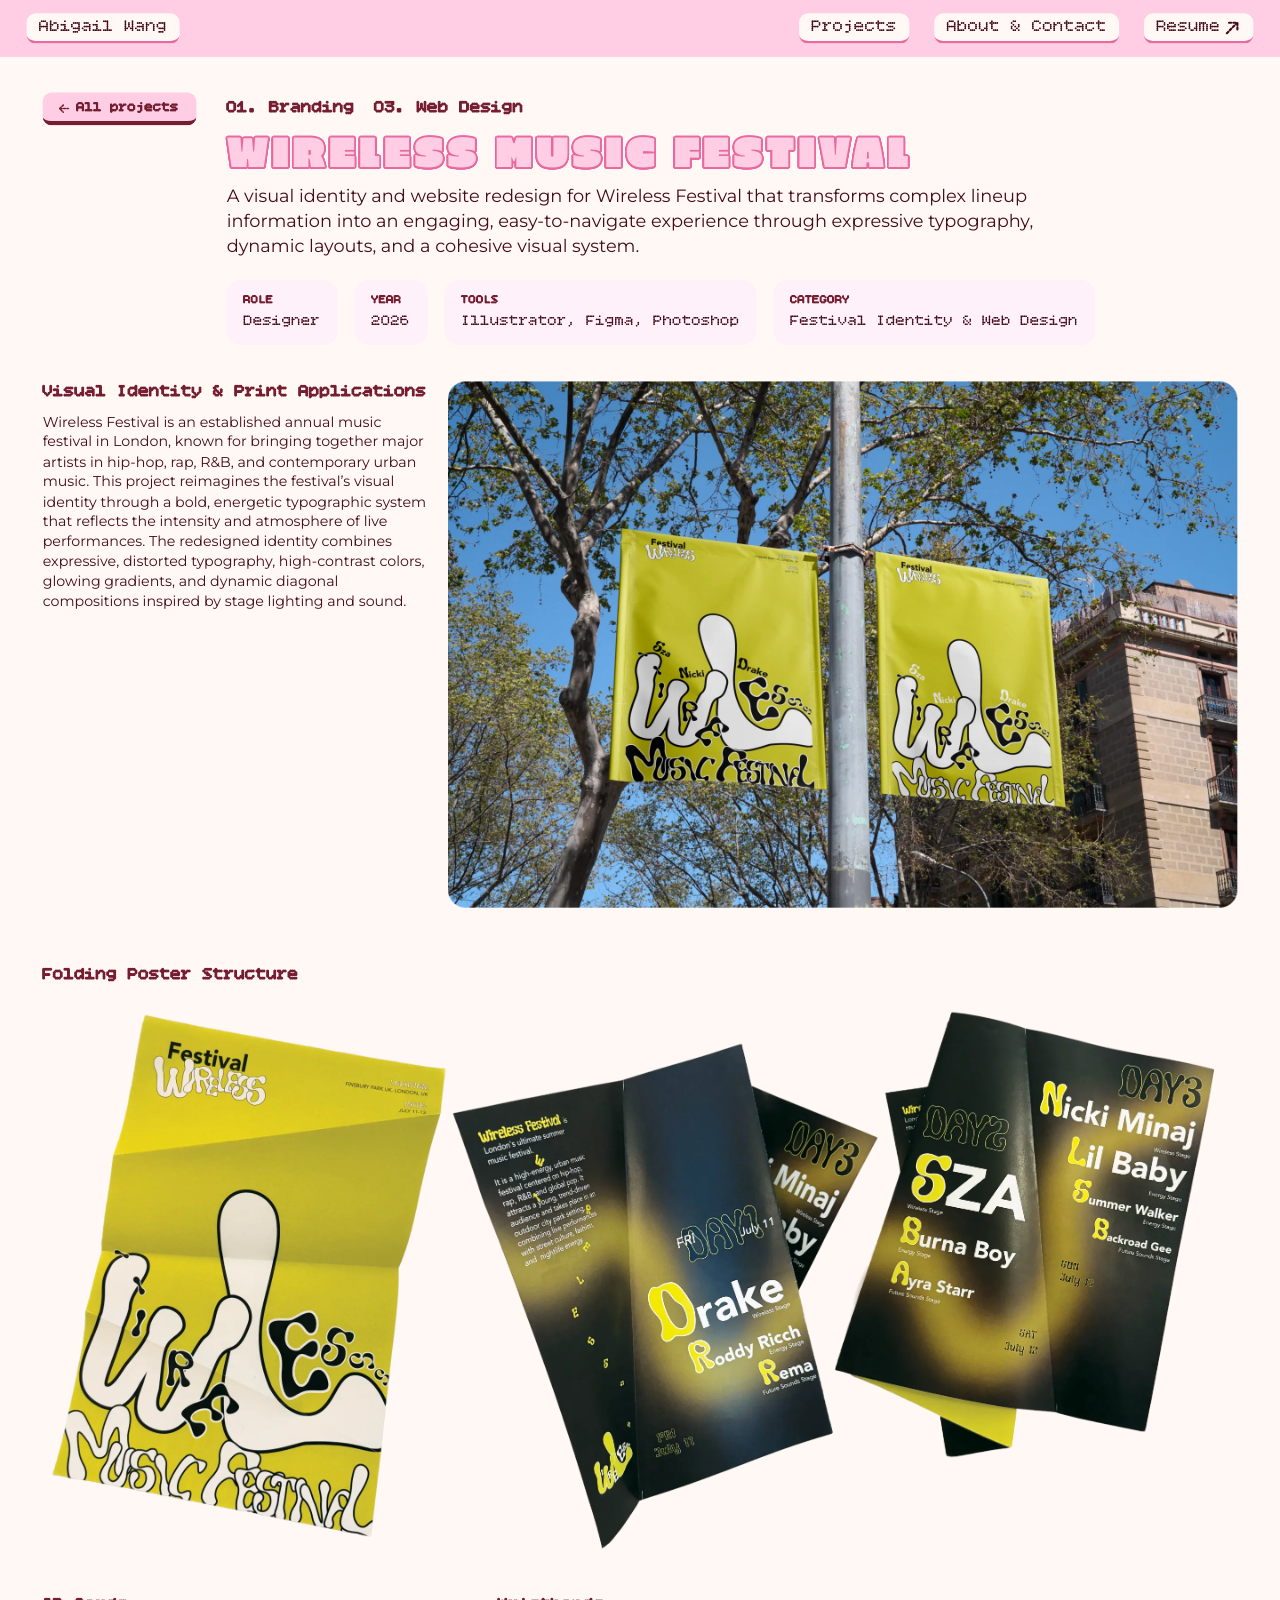
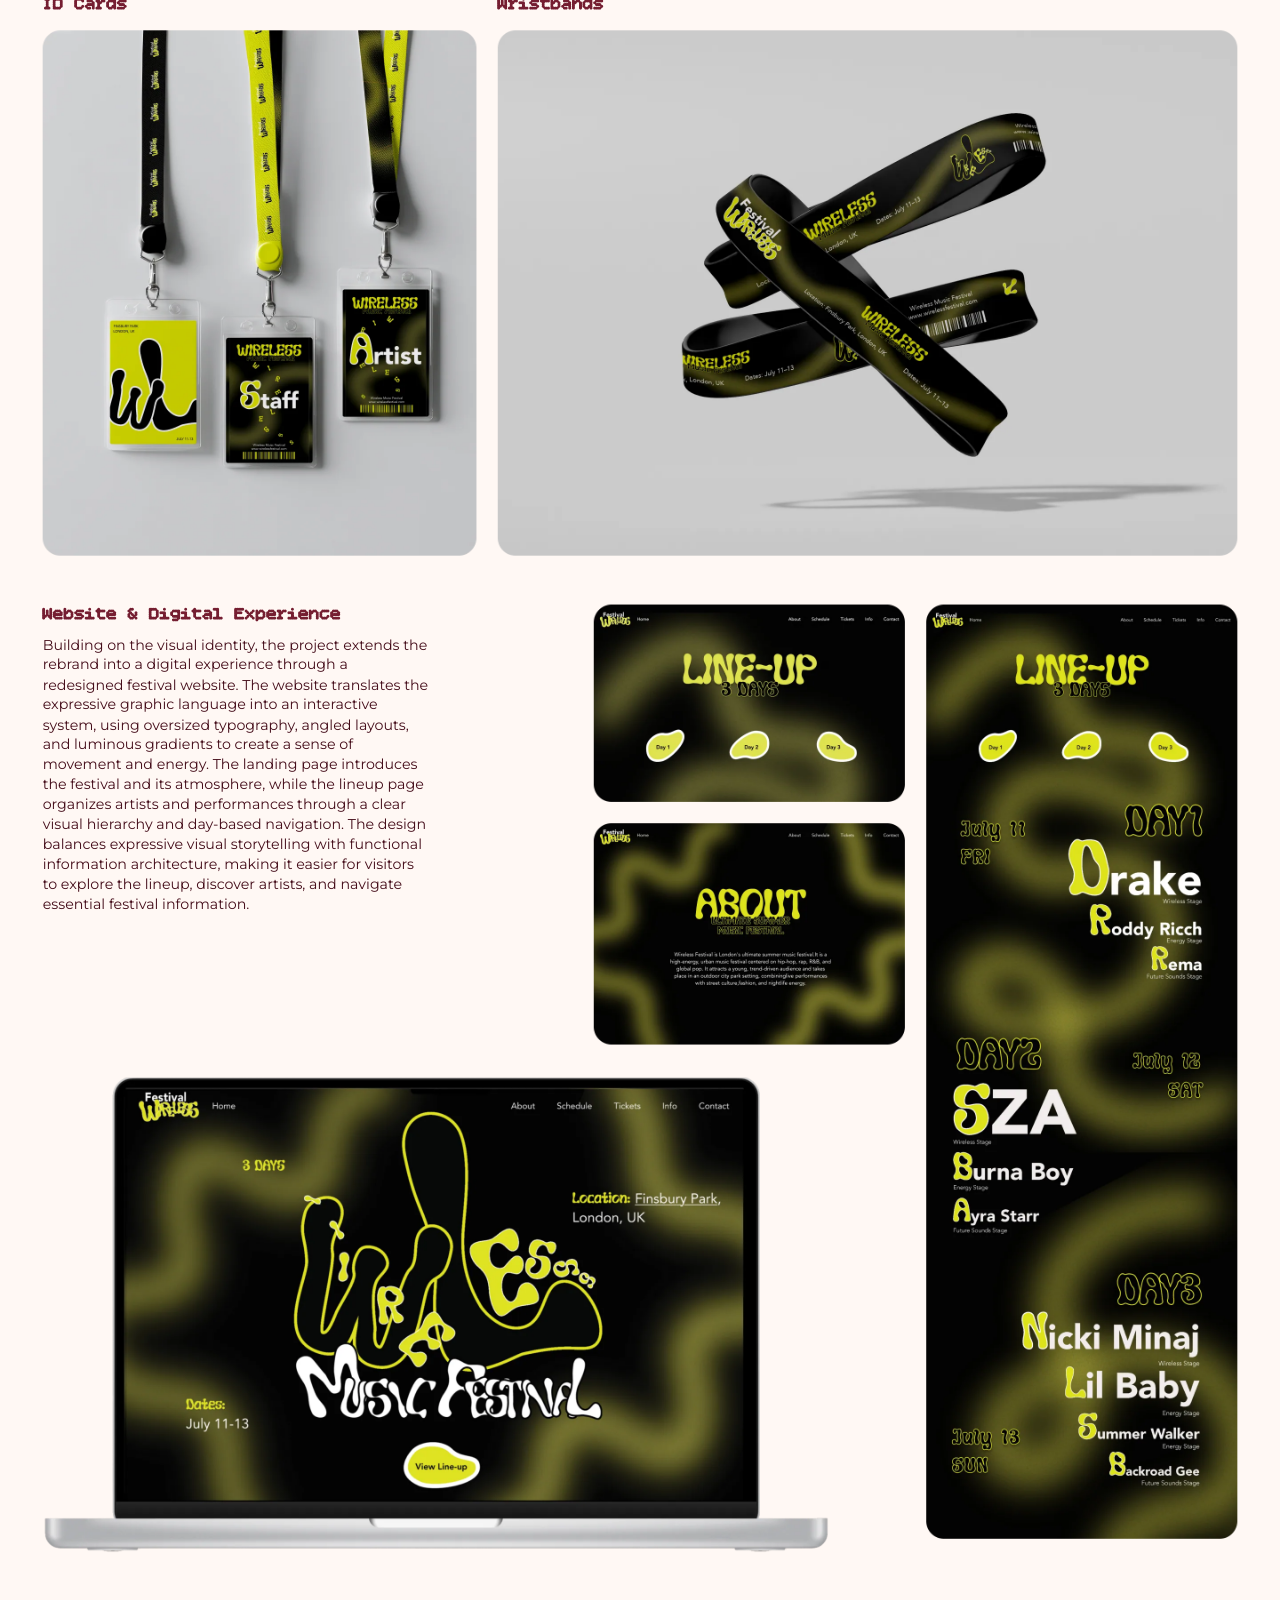
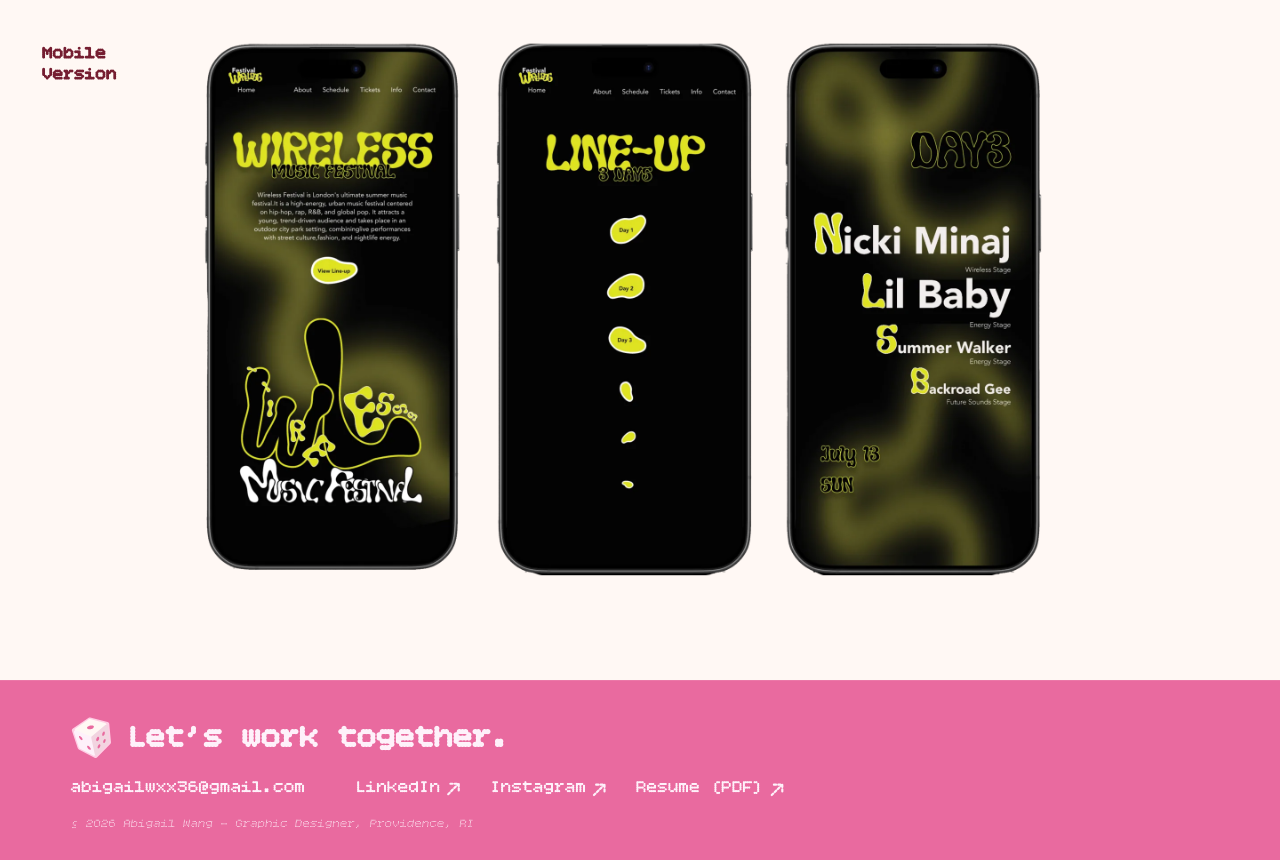
<file: wireless.html>
<!doctype html>
<html lang="en">
<head>
<meta charset="utf-8">
<meta name="viewport" content="width=device-width, initial-scale=1">
<title>Wireless Music Festival — Abigail Wang</title>
<meta name="description" content="Visual identity and website redesign for Wireless Festival.">
<meta property="og:title" content="Wireless Music Festival — Abigail Wang">
<meta property="og:description" content="Visual identity and website redesign for Wireless Festival.">
<meta property="og:type" content="website">
<meta name="theme-color" content="#FFCDE4">
<link rel="icon" type="image/svg+xml" href="favicon.svg">
<link rel="preload" href="fonts/bitcount.woff2" as="font" type="font/woff2" crossorigin>
<link rel="preload" href="fonts/erica-one.woff2" as="font" type="font/woff2" crossorigin>
<link rel="stylesheet" href="site.css?v=edd0428d">
<script>document.documentElement.classList.add('js')</script>
</head>
<body data-page="wireless.html">
<a class="skip" href="#main">Skip to content</a>
<header class="dnav" aria-label="Site"><div class="sv-wrap" data-h="64"><div class="stage" style="height:64px"><div class="e band" style="left:0px;top:0px;width:1440px;height:64px;background:#ffcde4"></div><div class="e g0" style="left:30px;top:15px;width:172px;height:34px;background:#fff8f4;border-radius:10px;border-style:solid;border-color:#e96a9f;border-width:0px 0px 3px 0px"></div><div class="e g0 t" style="left:44px;top:19px;width:144px;text-align:left;white-space:pre;font-family:'Bitcount',monospace;font-variation-settings:'CRSV' 0,'slnt' 0;font-weight:400;font-size:20.00px;color:#440c19;line-height:normal">Abigail Wang</div><div class="e g1" style="left:899px;top:15px;width:124px;height:34px;background:#fff8f4;border-radius:10px;border-style:solid;border-color:#e96a9f;border-width:0px 0px 3px 0px"></div><div class="e g1 t" style="left:913px;top:19px;width:96px;text-align:left;white-space:pre;font-family:'Bitcount',monospace;font-variation-settings:'CRSV' 0,'slnt' 0;font-weight:400;font-size:20.00px;color:#440c19;line-height:normal">Projects</div><div class="e g2" style="left:1051px;top:15px;width:208px;height:34px;background:#fff8f4;border-radius:10px;border-style:solid;border-color:#e96a9f;border-width:0px 0px 3px 0px"></div><div class="e g2 t" style="left:1065px;top:19px;width:180px;text-align:left;white-space:pre;font-family:'Bitcount',monospace;font-variation-settings:'CRSV' 0,'slnt' 0;font-weight:400;font-size:20.00px;color:#440c19;line-height:normal">About &amp; Contact</div><div class="e g3" style="left:1287px;top:15px;width:123px;height:34px;background:#fff8f4;border-radius:10px;border-style:solid;border-color:#e96a9f;border-width:0px 0px 3px 0px"></div><div class="e g3 t" style="left:1301px;top:19px;width:72px;text-align:left;white-space:pre;font-family:'Bitcount',monospace;font-variation-settings:'CRSV' 0,'slnt' 0;font-weight:400;font-size:20.00px;color:#440c19;line-height:normal">Resume</div><div class="e g3 sv" style="left:1379px;top:21.5px;width:17px;height:17px"><svg aria-hidden="true" preserveAspectRatio="none" width="17" height="17" viewBox="0 0 17 17" fill="none" xmlns="http://www.w3.org/2000/svg">
<path d="M1.21484 15.3403L11.6982 4.85693" stroke="#440C19" stroke-width="2.42857" stroke-linecap="round" stroke-linejoin="round" stroke-dasharray="2.43 2.43"/>
<path d="M3.64355 3.64307H13.0786V13.0781" stroke="#440C19" stroke-width="2.42857" stroke-linecap="round" stroke-linejoin="round" stroke-dasharray="2.43 2.43"/>
</svg></div><a class="hit k-btn" data-g="0" style="left:30px;top:15px;width:172px;height:34px" aria-label="Abigail Wang" href="index.html"></a><a class="hit k-btn" data-g="1" style="left:899px;top:15px;width:124px;height:34px" aria-label="Projects" href="projects.html"></a><a class="hit k-btn" data-g="2" style="left:1051px;top:15px;width:208px;height:34px" aria-label="About &amp; Contact" href="about.html"></a><a class="hit k-btn" data-g="3" style="left:1287px;top:15px;width:123px;height:34px" aria-label="Resume" data-cfg="resume" href="#" target="_blank" rel="noopener"></a></div></div></header>
<header class="mnav" aria-label="Site">
  <a class="mpill brand" href="index.html">Abigail Wang</a>
  <nav><a href="projects.html">Projects</a><a href="about.html">About</a><a href="#" data-cfg="resume" target="_blank" rel="noopener">Resume <span aria-hidden="true">↗</span></a></nav>
</header>
<main id="main">
<div class="sv-wrap main-stage" data-h="4504"><div class="stage" style="height:4504px"><div class="e g4" style="left:48px;top:40px;width:173px;height:37px;background:#ffcde4;border-radius:10px;border-style:solid;border-color:#751e31;border-width:0px 0px 5px 0px"></div><div class="e g4 t" style="left:86px;top:48px;width:116px;text-align:left;white-space:pre;font-family:'Bitcount',monospace;font-variation-settings:'CRSV' 0,'slnt' 0;font-weight:700;font-size:16.00px;color:#751e31;line-height:normal">All projects</div><div class="e g4 sv" style="left:63.7px;top:50.7px;width:14.7px;height:14.7px"><svg aria-hidden="true" preserveAspectRatio="none" width="15" height="15" viewBox="0 0 15 15" fill="none" xmlns="http://www.w3.org/2000/svg">
<g clip-path="url(#clip0_122_306_2)">
<path d="M13.413 7.13368H4.37804" stroke="#751E31" stroke-width="1.9" stroke-linecap="round" stroke-linejoin="round" stroke-dasharray="1.9 1.9"/>
<path d="M7.32568 3.13965L3.25996 7.20537L7.32568 11.2711" stroke="#751E31" stroke-width="1.9" stroke-linecap="round" stroke-linejoin="round" stroke-dasharray="1.9 1.9"/>
</g>
<defs>
<clipPath id="clip0_122_306_2">
<rect width="10.36" height="10.36" fill="white" transform="matrix(-0.707107 0.707107 0.707107 0.707107 7.32568 0)"/>
</clipPath>
</defs>
</svg></div><div class="e t" style="left:255px;top:46px;width:144px;text-align:left;white-space:pre;font-family:'Bitcount',monospace;font-variation-settings:'CRSV' 0,'slnt' 0;font-weight:700;font-size:20.00px;color:#751e31;line-height:normal">01. Branding</div><div class="e t" style="left:421px;top:46px;width:168px;text-align:left;white-space:pre;font-family:'Bitcount',monospace;font-variation-settings:'CRSV' 0,'slnt' 0;font-weight:700;font-size:20.00px;color:#751e31;line-height:normal">03. Web Design</div><div class="e t" style="left:255px;top:86px;width:1012px;text-align:left;white-space:pre-wrap;font-family:'Erica One',sans-serif;font-weight:400;font-size:48.00px;color:#ffcde4;line-height:0.850;letter-spacing:0.080em;text-transform:uppercase;text-shadow:2.00px 0.00px 0 var(--ol,#e96a9f),1.93px 0.52px 0 var(--ol,#e96a9f),1.73px 1.00px 0 var(--ol,#e96a9f),1.41px 1.41px 0 var(--ol,#e96a9f),1.00px 1.73px 0 var(--ol,#e96a9f),0.52px 1.93px 0 var(--ol,#e96a9f),0.00px 2.00px 0 var(--ol,#e96a9f),-0.52px 1.93px 0 var(--ol,#e96a9f),-1.00px 1.73px 0 var(--ol,#e96a9f),-1.41px 1.41px 0 var(--ol,#e96a9f),-1.73px 1.00px 0 var(--ol,#e96a9f),-1.93px 0.52px 0 var(--ol,#e96a9f),-2.00px 0.00px 0 var(--ol,#e96a9f),-1.93px -0.52px 0 var(--ol,#e96a9f),-1.73px -1.00px 0 var(--ol,#e96a9f),-1.41px -1.41px 0 var(--ol,#e96a9f),-1.00px -1.73px 0 var(--ol,#e96a9f),-0.52px -1.93px 0 var(--ol,#e96a9f),-0.00px -2.00px 0 var(--ol,#e96a9f),0.52px -1.93px 0 var(--ol,#e96a9f),1.00px -1.73px 0 var(--ol,#e96a9f),1.41px -1.41px 0 var(--ol,#e96a9f),1.73px -1.00px 0 var(--ol,#e96a9f),1.93px -0.52px 0 var(--ol,#e96a9f)">Wireless Music Festival</div><div class="e t" style="left:255px;top:143px;width:969.496px;text-align:left;white-space:pre-wrap;font-family:'Montserrat',sans-serif;font-weight:400;font-size:20.00px;color:#440c19;line-height:1.400">A visual identity and website redesign for Wireless Festival that transforms complex lineup information into an engaging, easy-to-navigate experience through expressive typography, dynamic layouts, and a cohesive visual system.</div><div class="e" style="left:255px;top:251px;width:125px;height:73px;background:#fef1fa;border-radius:16px"></div><div class="e t" style="left:274px;top:266px;width:34px;text-align:left;white-space:pre;font-family:'Bitcount',monospace;font-variation-settings:'CRSV' 0,'slnt' 0;font-weight:700;font-size:14.00px;color:#751e31;line-height:normal">ROLE</div><div class="e t" style="left:274px;top:287px;width:87px;text-align:left;white-space:pre;font-family:'Bitcount',monospace;font-variation-settings:'CRSV' 0,'slnt' 0;font-weight:400;font-size:18.00px;color:#440c19;line-height:normal">Designer</div><div class="e" style="left:399px;top:251px;width:82px;height:73px;background:#fef1fa;border-radius:16px"></div><div class="e t" style="left:418px;top:266px;width:34px;text-align:left;white-space:pre;font-family:'Bitcount',monospace;font-variation-settings:'CRSV' 0,'slnt' 0;font-weight:700;font-size:14.00px;color:#751e31;line-height:normal">YEAR</div><div class="e t" style="left:418px;top:287px;width:44px;text-align:left;white-space:pre;font-family:'Bitcount',monospace;font-variation-settings:'CRSV' 0,'slnt' 0;font-weight:400;font-size:18.00px;color:#440c19;line-height:normal">2026</div><div class="e" style="left:500px;top:251px;width:351px;height:73px;background:#fef1fa;border-radius:16px"></div><div class="e t" style="left:519px;top:266px;width:42px;text-align:left;white-space:pre;font-family:'Bitcount',monospace;font-variation-settings:'CRSV' 0,'slnt' 0;font-weight:700;font-size:14.00px;color:#751e31;line-height:normal">TOOLS</div><div class="e t" style="left:519px;top:287px;width:313px;text-align:left;white-space:pre;font-family:'Bitcount',monospace;font-variation-settings:'CRSV' 0,'slnt' 0;font-weight:400;font-size:18.00px;color:#440c19;line-height:normal">Illustrator, Figma, Photoshop</div><div class="e" style="left:870px;top:251px;width:362px;height:73px;background:#fef1fa;border-radius:16px"></div><div class="e t" style="left:889px;top:266px;width:68px;text-align:left;white-space:pre;font-family:'Bitcount',monospace;font-variation-settings:'CRSV' 0,'slnt' 0;font-weight:700;font-size:14.00px;color:#751e31;line-height:normal">CATEGORY</div><div class="e t" style="left:889px;top:287px;width:324px;text-align:left;white-space:pre;font-family:'Bitcount',monospace;font-variation-settings:'CRSV' 0,'slnt' 0;font-weight:400;font-size:18.00px;color:#440c19;line-height:normal">Festival Identity &amp; Web Design</div><div class="e t" style="left:48px;top:365px;width:437.184px;text-align:left;white-space:pre-wrap;font-family:'Bitcount',monospace;font-variation-settings:'CRSV' 0,'slnt' 0;font-weight:700;font-size:20.00px;color:#751e31;line-height:normal">Visual Identity &amp; Print Applications</div><div class="e rv t" style="left:48px;top:1021px;width:437.184px;text-align:left;white-space:pre-wrap;font-family:'Bitcount',monospace;font-variation-settings:'CRSV' 0,'slnt' 0;font-weight:700;font-size:20.00px;color:#751e31;line-height:normal">Folding Poster Structure</div><div class="e t" style="left:48px;top:401px;width:437.184px;text-align:left;white-space:pre-wrap;font-family:'Montserrat',sans-serif;font-weight:400;font-size:16.00px;color:#440c19;line-height:1.400">Wireless Festival is an established annual music festival in London, known for bringing together major artists in hip-hop, rap, R&amp;B, and contemporary urban music. This project reimagines the festival’s visual identity through a bold, energetic typographic system that reflects the intensity and atmosphere of live performances. The redesigned identity combines expressive, distorted typography, high-contrast colors, glowing gradients, and dynamic diagonal compositions inspired by stage lighting and sound.</div><div class="e rv t" style="left:48px;top:1730px;width:404.8px;text-align:left;white-space:pre-wrap;font-family:'Bitcount',monospace;font-variation-settings:'CRSV' 0,'slnt' 0;font-weight:700;font-size:20.00px;color:#751e31;line-height:normal">ID Cards</div><div class="e rv t" style="left:560px;top:1730px;width:404.8px;text-align:left;white-space:pre-wrap;font-family:'Bitcount',monospace;font-variation-settings:'CRSV' 0,'slnt' 0;font-weight:700;font-size:20.00px;color:#751e31;line-height:normal">Wristbands</div><div class="e band rv" style="left:0px;top:4301px;width:1440px;height:203px;background:#e96a9f"></div><div class="e rv sv" style="left:80px;top:4341px;width:48px;height:50px"><svg aria-hidden="true" preserveAspectRatio="none" width="48" height="50" viewBox="0 0 48 50" fill="none" xmlns="http://www.w3.org/2000/svg">
<path d="M1.00199 17.3057C0.822332 16.7676 0.823596 16.1855 1.00559 15.6482C1.18758 15.1109 1.54031 14.6478 2.00999 14.3297L19.406 2.54169C19.7106 2.33486 20.0557 2.19509 20.4185 2.13165C20.7812 2.06821 21.1532 2.08254 21.51 2.17369L40.976 7.15169C41.4947 7.28441 41.9599 7.57406 42.3078 7.98107C42.6558 8.38808 42.8696 8.8926 42.92 9.42569L44.844 29.6817C44.8797 30.0576 44.833 30.4368 44.7073 30.7929C44.5816 31.149 44.3798 31.4735 44.116 31.7437L29.406 46.8077C29.0142 47.2083 28.5036 47.4717 27.95 47.5586C27.3964 47.6454 26.8296 47.5511 26.334 47.2897L8.64799 37.9577C8.05511 37.6451 7.60586 37.1156 7.39399 36.4797L1.00199 17.3057Z" fill="#FFCDE4"/>
<path d="M19.8461 4.09846C20.0832 3.93586 20.3527 3.82632 20.6361 3.77731C20.9194 3.7283 21.21 3.74097 21.4881 3.81446L38.2261 8.22046C38.5827 8.31425 38.9064 8.50481 39.1616 8.77108C39.4167 9.03735 39.5932 9.36896 39.6716 9.72928C39.7501 10.0896 39.7274 10.4646 39.606 10.8128C39.4847 11.161 39.2694 11.4689 38.9841 11.7025L24.0361 23.9485C23.7636 24.1717 23.437 24.3191 23.0893 24.3757C22.7417 24.4322 22.3852 24.3959 22.0561 24.2705L5.30206 17.8825C4.96113 17.7524 4.66229 17.5315 4.43791 17.2437C4.21353 16.9559 4.07216 16.6122 4.02911 16.2499C3.98605 15.8875 4.04296 15.5203 4.19366 15.1879C4.34436 14.8556 4.58311 14.5708 4.88406 14.3645L19.8461 4.09846Z" fill="#FFF8F4"/>
<path d="M19.1558 15.0471C20.7688 15.5565 23.246 15.0988 24.6887 14.0248C26.1315 12.9508 25.9935 11.6671 24.3805 11.1577C22.7675 10.6483 20.2904 11.106 18.8476 12.18C17.4049 13.254 17.5429 14.5376 19.1558 15.0471Z" fill="#E96A9F"/>
<path d="M3.24778 19.0942C3.1291 18.7318 3.11648 18.3431 3.21141 17.9738C3.30633 17.6045 3.50485 17.27 3.78357 17.0098C4.06228 16.7496 4.40957 16.5745 4.78451 16.5051C5.15945 16.4357 5.5464 16.4749 5.89978 16.6182L22.5158 23.3442C22.8142 23.4647 23.079 23.6555 23.288 23.9002C23.4969 24.145 23.6436 24.4366 23.7158 24.7502L27.8058 42.5402C27.8917 42.9125 27.8692 43.3018 27.7409 43.6617C27.6125 44.0217 27.3837 44.3373 27.0816 44.5713C26.7794 44.8053 26.4165 44.9478 26.0359 44.982C25.6552 45.0162 25.2728 44.9406 24.9338 44.7642L9.64178 36.8162C9.17727 36.5744 8.82613 36.16 8.66378 35.6622L3.24778 19.0942Z" fill="#FEF1FA"/>
<path d="M11.5246 27.4092C12.5569 27.8638 13.0998 27.2626 12.737 26.0666C12.3743 24.8705 11.2433 23.5324 10.211 23.0779C9.17867 22.6233 8.63585 23.2245 8.99859 24.4206C9.36133 25.6166 10.4923 26.9547 11.5246 27.4092Z" fill="#E96A9F"/>
<path d="M20.6366 38.1982C21.7465 38.7436 22.4123 38.2865 22.1236 37.1771C21.835 36.0678 20.7012 34.7264 19.5912 34.1809C18.4813 33.6355 17.8156 34.0926 18.1042 35.202C18.3929 36.3113 19.5267 37.6527 20.6366 38.1982Z" fill="#E96A9F"/>
<path d="M22.732 25.0816C22.6581 24.7291 22.6808 24.363 22.7976 24.0223C22.9145 23.6815 23.1213 23.3786 23.396 23.1456L38.134 10.6436C38.4119 10.4084 38.7487 10.2534 39.1081 10.1954C39.4676 10.1375 39.836 10.1787 40.1738 10.3148C40.5115 10.4508 40.8057 10.6764 41.0246 10.9674C41.2435 11.2583 41.3789 11.6035 41.416 11.9656L43.198 29.4116C43.2277 29.705 43.1922 30.0012 43.094 30.2792C42.9958 30.5572 42.8374 30.81 42.63 31.0196L29.856 43.9496C29.602 44.2073 29.2829 44.3912 28.9326 44.4817C28.5823 44.5723 28.214 44.5661 27.8669 44.4639C27.5199 44.3617 27.207 44.1673 26.9617 43.9013C26.7164 43.6353 26.5479 43.3078 26.474 42.9536L22.732 25.0816Z" fill="#F2D4E0"/>
<path d="M30.2638 28.303C31.1717 27.4901 31.7439 25.9032 31.542 24.7583C31.3401 23.6135 30.4404 23.3443 29.5325 24.1572C28.6246 24.97 28.0524 26.557 28.2543 27.7018C28.4562 28.8466 29.3559 29.1158 30.2638 28.303Z" fill="#E96A9F"/>
<path d="M36.7255 22.3946C37.5419 21.6636 38.0878 20.1558 37.9446 19.0268C37.8014 17.8979 37.0234 17.5753 36.2069 18.3063C35.3904 19.0373 34.8446 20.5451 34.9878 21.6741C35.131 22.803 35.909 23.1256 36.7255 22.3946Z" fill="#E96A9F"/>
<path d="M31.6779 36.3235C32.5253 35.5005 33.0663 34.0059 32.8863 32.9854C32.7063 31.9649 31.8734 31.8048 31.026 32.6279C30.1786 33.4509 29.6376 34.9455 29.8176 35.966C29.9976 36.9865 30.8305 37.1466 31.6779 36.3235Z" fill="#E96A9F"/>
<path d="M37.7327 30.339C38.4992 29.5945 39.0165 28.1704 38.8881 27.1582C38.7597 26.1459 38.0343 25.9289 37.2678 26.6734C36.5013 27.4179 35.984 28.842 36.1124 29.8543C36.2408 30.8665 36.9662 31.0835 37.7327 30.339Z" fill="#E96A9F"/>
</svg></div><div class="e rv t" style="left:144px;top:4345px;width:432px;text-align:left;white-space:pre;font-family:'Bitcount',monospace;font-variation-settings:'CRSV' 0,'slnt' 0;font-weight:700;font-size:36.00px;color:#fef1fa;line-height:normal">Let’s work together.</div><div class="e g5 rv t" style="left:80px;top:4411px;width:264px;text-align:left;white-space:pre;font-family:'Bitcount',monospace;font-variation-settings:'CRSV' 0,'slnt' 0;font-weight:500;font-size:20.00px;color:#fef1fa;line-height:normal">abigailwxx36@gmail.com</div><div class="e g6 rv t" style="left:400px;top:4411px;width:96px;text-align:left;white-space:pre;font-family:'Bitcount',monospace;font-variation-settings:'CRSV' 0,'slnt' 0;font-weight:500;font-size:20.00px;color:#fef1fa;line-height:normal">LinkedIn</div><div class="e g6 rv sv" style="left:503px;top:4413.5px;width:17px;height:17px"><svg aria-hidden="true" preserveAspectRatio="none" width="17" height="17" viewBox="0 0 17 17" fill="none" xmlns="http://www.w3.org/2000/svg">
<path d="M1.21484 15.3398L11.6982 4.85645" stroke="#FEF1FA" stroke-width="2.42857" stroke-linecap="round" stroke-linejoin="round" stroke-dasharray="2.43 2.43"/>
<path d="M3.64355 3.64258H13.0786V13.0776" stroke="#FEF1FA" stroke-width="2.42857" stroke-linecap="round" stroke-linejoin="round" stroke-dasharray="2.43 2.43"/>
</svg></div><div class="e g7 rv t" style="left:552px;top:4411px;width:108px;text-align:left;white-space:pre;font-family:'Bitcount',monospace;font-variation-settings:'CRSV' 0,'slnt' 0;font-weight:500;font-size:20.00px;color:#fef1fa;line-height:normal">Instagram</div><div class="e g7 rv sv" style="left:667px;top:4414.5px;width:17px;height:17px"><svg aria-hidden="true" preserveAspectRatio="none" width="17" height="17" viewBox="0 0 17 17" fill="none" xmlns="http://www.w3.org/2000/svg">
<path d="M1.21484 15.3398L11.6982 4.85645" stroke="#FEF1FA" stroke-width="2.42857" stroke-linecap="round" stroke-linejoin="round" stroke-dasharray="2.43 2.43"/>
<path d="M3.64355 3.64258H13.0786V13.0776" stroke="#FEF1FA" stroke-width="2.42857" stroke-linecap="round" stroke-linejoin="round" stroke-dasharray="2.43 2.43"/>
</svg></div><div class="e g8 rv t" style="left:716px;top:4411px;width:144px;text-align:left;white-space:pre;font-family:'Bitcount',monospace;font-variation-settings:'CRSV' 0,'slnt' 0;font-weight:500;font-size:20.00px;color:#fef1fa;line-height:normal">Resume (PDF)</div><div class="e g8 rv sv" style="left:867px;top:4414.5px;width:17px;height:17px"><svg aria-hidden="true" preserveAspectRatio="none" width="17" height="17" viewBox="0 0 17 17" fill="none" xmlns="http://www.w3.org/2000/svg">
<path d="M1.21484 15.3398L11.6982 4.85645" stroke="#FEF1FA" stroke-width="2.42857" stroke-linecap="round" stroke-linejoin="round" stroke-dasharray="2.43 2.43"/>
<path d="M3.64355 3.64258H13.0786V13.0776" stroke="#FEF1FA" stroke-width="2.42857" stroke-linecap="round" stroke-linejoin="round" stroke-dasharray="2.43 2.43"/>
</svg></div><div class="e rv t" style="left:80px;top:4455px;width:454px;text-align:left;white-space:pre;font-family:'Bitcount',monospace;font-variation-settings:'CRSV' 0,'slnt' -8;font-weight:300;font-size:14.00px;color:#fef1fa;line-height:normal">© 2026 Abigail Wang — Graphic Designer, Providence, RI</div><div class="e rv im" style="left:492.8px;top:1080px;width:504px;height:615.3px"><img class="" src="img/i112-823.webp" alt="" width="1007" height="1229" loading="lazy" decoding="async"></div><div class="e rv im" style="left:840px;top:992px;width:632.3px;height:644.2px"><img class="" src="img/i112-824.webp" alt="" width="1247" height="1271" loading="lazy" decoding="async"></div><div class="e rv im" style="left:48px;top:1770px;width:488px;height:591px"><img class="" src="img/i112-827.webp" alt="" width="976" height="1182" loading="lazy" decoding="async"></div><div class="e im" style="left:504px;top:365px;width:888px;height:592px"><img class="" src="img/i112-828.webp" alt="" width="1776" height="1184" decoding="async"></div><div class="e rv im" style="left:560px;top:1770px;width:832px;height:591px"><img class="" src="img/i112-829.webp" alt="" width="1664" height="1182" loading="lazy" decoding="async"></div><div class="e rv im" style="left:48px;top:1061px;width:465px;height:614px"><img class="" src="img/i112-825.webp" alt="" width="930" height="1228" loading="lazy" decoding="async"></div><div class="e rv im" style="left:556px;top:3585px;width:298px;height:598px"><img class="" src="img/i112-838.webp" alt="" width="596" height="1196" loading="lazy" decoding="async"></div><div class="e rv im" style="left:878px;top:3585px;width:307px;height:598px"><img class="" src="img/i112-839.webp" alt="" width="614" height="1196" loading="lazy" decoding="async"></div><div class="e rv im" style="left:210px;top:3585px;width:322px;height:598px"><img class="" src="img/i112-840.webp" alt="" width="644" height="1196" loading="lazy" decoding="async"></div><div class="e rv im" style="left:48px;top:2935px;width:892px;height:562px"><img class="" src="img/i112-841.webp" alt="" width="1784" height="1124" loading="lazy" decoding="async"></div><div class="e rv t" style="left:48px;top:2452px;width:437.184px;text-align:left;white-space:pre-wrap;font-family:'Montserrat',sans-serif;font-weight:400;font-size:16.00px;color:#440c19;line-height:1.400">Building on the visual identity, the project extends the rebrand into a digital experience through a redesigned festival website. The website translates the expressive graphic language into an interactive system, using oversized typography, angled layouts, and luminous gradients to create a sense of movement and energy. The landing page introduces the festival and its atmosphere, while the lineup page organizes artists and performances through a clear visual hierarchy and day-based navigation. The design balances expressive visual storytelling with functional information architecture, making it easier for visitors to explore the lineup, discover artists, and navigate essential festival information.</div><div class="e rv t" style="left:48px;top:2416px;width:437.184px;text-align:left;white-space:pre-wrap;font-family:'Bitcount',monospace;font-variation-settings:'CRSV' 0,'slnt' 0;font-weight:700;font-size:20.00px;color:#751e31;line-height:normal">Website &amp; Digital Experience</div><div class="e rv t" style="left:48px;top:3585px;width:164px;text-align:left;white-space:pre-wrap;font-family:'Bitcount',monospace;font-variation-settings:'CRSV' 0,'slnt' 0;font-weight:700;font-size:20.00px;color:#751e31;line-height:normal">Mobile Version</div><div class="e rv im" style="left:668px;top:2662px;width:350px;height:249px"><img class="" src="img/i112-846.webp" alt="" width="700" height="498" loading="lazy" decoding="async"></div><div class="e rv im" style="left:1042px;top:2416px;width:350px;height:1051px"><img class="" src="img/i112-847.webp" alt="" width="700" height="2102" loading="lazy" decoding="async"></div><div class="e rv im" style="left:668px;top:2416px;width:350px;height:222px"><img class="" src="img/i112-848.webp" alt="" width="700" height="444" loading="lazy" decoding="async"></div><a class="hit k-btn" data-g="4" style="left:48px;top:40px;width:173px;height:37px" aria-label="All projects" href="projects.html#all"></a><a class="hit k-txt" data-g="5" style="left:74px;top:4410px;width:274px;height:26px" aria-label="abigailwxx36@gmail.com" href="mailto:abigailwxx36@gmail.com"></a><a class="hit k-txt" data-g="6" style="left:396px;top:4407.5px;width:130px;height:29px" aria-label="LinkedIn" data-cfg="linkedin" href="#" target="_blank" rel="noopener"></a><a class="hit k-txt" data-g="7" style="left:548px;top:4408.5px;width:142px;height:29px" aria-label="Instagram" data-cfg="instagram" href="#" target="_blank" rel="noopener"></a><a class="hit k-txt" data-g="8" style="left:710px;top:4408.5px;width:180px;height:29px" aria-label="Resume (PDF)" data-cfg="resume" href="#" target="_blank" rel="noopener"></a></div></div>
<div class="flow"><div class="m-wrap"><header class="m-head"><div class="m-back"><a class="mbtn sm k-btn" data-g="4" aria-label="All projects" href="projects.html#all"><svg aria-hidden="true" preserveAspectRatio="none" width="15" height="15" viewBox="0 0 15 15" fill="none" xmlns="http://www.w3.org/2000/svg">
<g clip-path="url(#clip0_122_306_7)">
<path d="M13.413 7.13368H4.37804" stroke="#751E31" stroke-width="1.9" stroke-linecap="round" stroke-linejoin="round" stroke-dasharray="1.9 1.9"/>
<path d="M7.32568 3.13965L3.25996 7.20537L7.32568 11.2711" stroke="#751E31" stroke-width="1.9" stroke-linecap="round" stroke-linejoin="round" stroke-dasharray="1.9 1.9"/>
</g>
<defs>
<clipPath id="clip0_122_306_7">
<rect width="10.36" height="10.36" fill="white" transform="matrix(-0.707107 0.707107 0.707107 0.707107 7.32568 0)"/>
</clipPath>
</defs>
</svg><span>All projects</span></a></div><p class="m-cats"><span>01. Branding</span><span>03. Web Design</span></p><h1 class="m-title">Wireless Music Festival</h1><p class="m-lead">A visual identity and website redesign for Wireless Festival that transforms complex lineup information into an engaging, easy-to-navigate experience through expressive typography, dynamic layouts, and a cohesive visual system.</p><dl class="m-meta"><div class="m-mc"><dt>ROLE</dt><dd>Designer</dd></div><div class="m-mc"><dt>YEAR</dt><dd>2026</dd></div><div class="m-mc wide"><dt>TOOLS</dt><dd>Illustrator, Figma, Photoshop</dd></div><div class="m-mc wide"><dt>CATEGORY</dt><dd>Festival Identity &amp; Web Design</dd></div></dl></header><section class="m-sec"><h2 class="m-h rv">Visual Identity &amp; Print Applications</h2><p class="m-body rv">Wireless Festival is an established annual music festival in London, known for bringing together major artists in hip-hop, rap, R&amp;B, and contemporary urban music. This project reimagines the festival’s visual identity through a bold, energetic typographic system that reflects the intensity and atmosphere of live performances. The redesigned identity combines expressive, distorted typography, high-contrast colors, glowing gradients, and dynamic diagonal compositions inspired by stage lighting and sound.</p><div class="m-media"><div class="m-row rv"><div class="m-im" style="aspect-ratio:1.5000"><img class="" src="img/i112-828.webp" alt="" width="1776" height="1184" loading="lazy" decoding="async"></div></div></div></section><section class="m-sec"><h2 class="m-h rv">Folding Poster Structure</h2><div class="m-media"><div class="m-row rv"><div class="m-im" style="aspect-ratio:0.7573"><img class="" src="img/i112-825.webp" alt="" width="930" height="1228" loading="lazy" decoding="async"></div></div><div class="m-row rv"><div class="m-col"><div class="col" data-w="979.5" data-h="703.3" style="--w:979.5;--h:703.3"><div class="coli" style="width:979.5px;height:703.3px"><div class="e im" style="left:0px;top:88px;width:504px;height:615.3px"><img class="" src="img/i112-823.webp" alt="" width="1007" height="1229" loading="lazy" decoding="async"></div><div class="e im" style="left:347.2px;top:0px;width:632.3px;height:644.2px"><img class="" src="img/i112-824.webp" alt="" width="1247" height="1271" loading="lazy" decoding="async"></div></div></div></div></div></div></section><section class="m-sec"><h2 class="m-h rv">ID Cards</h2><div class="m-media"><div class="m-row rv"><div class="m-im" style="aspect-ratio:0.8257"><img class="" src="img/i112-827.webp" alt="" width="976" height="1182" loading="lazy" decoding="async"></div></div></div></section><section class="m-sec"><h2 class="m-h rv">Wristbands</h2><div class="m-media"><div class="m-row rv"><div class="m-im" style="aspect-ratio:1.4078"><img class="" src="img/i112-829.webp" alt="" width="1664" height="1182" loading="lazy" decoding="async"></div></div></div></section><section class="m-sec"><h2 class="m-h rv">Website &amp; Digital Experience</h2><p class="m-body rv">Building on the visual identity, the project extends the rebrand into a digital experience through a redesigned festival website. The website translates the expressive graphic language into an interactive system, using oversized typography, angled layouts, and luminous gradients to create a sense of movement and energy. The landing page introduces the festival and its atmosphere, while the lineup page organizes artists and performances through a clear visual hierarchy and day-based navigation. The design balances expressive visual storytelling with functional information architecture, making it easier for visitors to explore the lineup, discover artists, and navigate essential festival information.</p><div class="m-media"><div class="m-row rv"><div class="m-im" style="aspect-ratio:1.5872"><img class="" src="img/i112-841.webp" alt="" width="1784" height="1124" loading="lazy" decoding="async"></div></div><div class="m-row rv"><div class="m-im" style="aspect-ratio:1.5766"><img class="" src="img/i112-848.webp" alt="" width="700" height="444" loading="lazy" decoding="async"></div></div><div class="m-row rv"><div class="m-im" style="aspect-ratio:1.4056"><img class="" src="img/i112-846.webp" alt="" width="700" height="498" loading="lazy" decoding="async"></div></div><div class="m-row rv"><div class="m-im" style="aspect-ratio:0.3330"><img class="" src="img/i112-847.webp" alt="" width="700" height="2102" loading="lazy" decoding="async"></div></div></div></section><section class="m-sec"><h2 class="m-h rv">Mobile Version</h2><div class="m-media"><div class="m-row rv c3"><div class="m-im" style="aspect-ratio:0.5385"><img class="" src="img/i112-840.webp" alt="" width="644" height="1196" loading="lazy" decoding="async"></div><div class="m-im" style="aspect-ratio:0.4983"><img class="" src="img/i112-838.webp" alt="" width="596" height="1196" loading="lazy" decoding="async"></div><div class="m-im" style="aspect-ratio:0.5134"><img class="" src="img/i112-839.webp" alt="" width="614" height="1196" loading="lazy" decoding="async"></div></div></div></section></div><footer class="m-foot"><div class="m-wrap"><p class="m-foot-h"><svg aria-hidden="true" preserveAspectRatio="none" width="48" height="50" viewBox="0 0 48 50" fill="none" xmlns="http://www.w3.org/2000/svg">
<path d="M1.00199 17.3057C0.822332 16.7676 0.823596 16.1855 1.00559 15.6482C1.18758 15.1109 1.54031 14.6478 2.00999 14.3297L19.406 2.54169C19.7106 2.33486 20.0557 2.19509 20.4185 2.13165C20.7812 2.06821 21.1532 2.08254 21.51 2.17369L40.976 7.15169C41.4947 7.28441 41.9599 7.57406 42.3078 7.98107C42.6558 8.38808 42.8696 8.8926 42.92 9.42569L44.844 29.6817C44.8797 30.0576 44.833 30.4368 44.7073 30.7929C44.5816 31.149 44.3798 31.4735 44.116 31.7437L29.406 46.8077C29.0142 47.2083 28.5036 47.4717 27.95 47.5586C27.3964 47.6454 26.8296 47.5511 26.334 47.2897L8.64799 37.9577C8.05511 37.6451 7.60586 37.1156 7.39399 36.4797L1.00199 17.3057Z" fill="#FFCDE4"/>
<path d="M19.8461 4.09846C20.0832 3.93586 20.3527 3.82632 20.6361 3.77731C20.9194 3.7283 21.21 3.74097 21.4881 3.81446L38.2261 8.22046C38.5827 8.31425 38.9064 8.50481 39.1616 8.77108C39.4167 9.03735 39.5932 9.36896 39.6716 9.72928C39.7501 10.0896 39.7274 10.4646 39.606 10.8128C39.4847 11.161 39.2694 11.4689 38.9841 11.7025L24.0361 23.9485C23.7636 24.1717 23.437 24.3191 23.0893 24.3757C22.7417 24.4322 22.3852 24.3959 22.0561 24.2705L5.30206 17.8825C4.96113 17.7524 4.66229 17.5315 4.43791 17.2437C4.21353 16.9559 4.07216 16.6122 4.02911 16.2499C3.98605 15.8875 4.04296 15.5203 4.19366 15.1879C4.34436 14.8556 4.58311 14.5708 4.88406 14.3645L19.8461 4.09846Z" fill="#FFF8F4"/>
<path d="M19.1558 15.0471C20.7688 15.5565 23.246 15.0988 24.6887 14.0248C26.1315 12.9508 25.9935 11.6671 24.3805 11.1577C22.7675 10.6483 20.2904 11.106 18.8476 12.18C17.4049 13.254 17.5429 14.5376 19.1558 15.0471Z" fill="#E96A9F"/>
<path d="M3.24778 19.0942C3.1291 18.7318 3.11648 18.3431 3.21141 17.9738C3.30633 17.6045 3.50485 17.27 3.78357 17.0098C4.06228 16.7496 4.40957 16.5745 4.78451 16.5051C5.15945 16.4357 5.5464 16.4749 5.89978 16.6182L22.5158 23.3442C22.8142 23.4647 23.079 23.6555 23.288 23.9002C23.4969 24.145 23.6436 24.4366 23.7158 24.7502L27.8058 42.5402C27.8917 42.9125 27.8692 43.3018 27.7409 43.6617C27.6125 44.0217 27.3837 44.3373 27.0816 44.5713C26.7794 44.8053 26.4165 44.9478 26.0359 44.982C25.6552 45.0162 25.2728 44.9406 24.9338 44.7642L9.64178 36.8162C9.17727 36.5744 8.82613 36.16 8.66378 35.6622L3.24778 19.0942Z" fill="#FEF1FA"/>
<path d="M11.5246 27.4092C12.5569 27.8638 13.0998 27.2626 12.737 26.0666C12.3743 24.8705 11.2433 23.5324 10.211 23.0779C9.17867 22.6233 8.63585 23.2245 8.99859 24.4206C9.36133 25.6166 10.4923 26.9547 11.5246 27.4092Z" fill="#E96A9F"/>
<path d="M20.6366 38.1982C21.7465 38.7436 22.4123 38.2865 22.1236 37.1771C21.835 36.0678 20.7012 34.7264 19.5912 34.1809C18.4813 33.6355 17.8156 34.0926 18.1042 35.202C18.3929 36.3113 19.5267 37.6527 20.6366 38.1982Z" fill="#E96A9F"/>
<path d="M22.732 25.0816C22.6581 24.7291 22.6808 24.363 22.7976 24.0223C22.9145 23.6815 23.1213 23.3786 23.396 23.1456L38.134 10.6436C38.4119 10.4084 38.7487 10.2534 39.1081 10.1954C39.4676 10.1375 39.836 10.1787 40.1738 10.3148C40.5115 10.4508 40.8057 10.6764 41.0246 10.9674C41.2435 11.2583 41.3789 11.6035 41.416 11.9656L43.198 29.4116C43.2277 29.705 43.1922 30.0012 43.094 30.2792C42.9958 30.5572 42.8374 30.81 42.63 31.0196L29.856 43.9496C29.602 44.2073 29.2829 44.3912 28.9326 44.4817C28.5823 44.5723 28.214 44.5661 27.8669 44.4639C27.5199 44.3617 27.207 44.1673 26.9617 43.9013C26.7164 43.6353 26.5479 43.3078 26.474 42.9536L22.732 25.0816Z" fill="#F2D4E0"/>
<path d="M30.2638 28.303C31.1717 27.4901 31.7439 25.9032 31.542 24.7583C31.3401 23.6135 30.4404 23.3443 29.5325 24.1572C28.6246 24.97 28.0524 26.557 28.2543 27.7018C28.4562 28.8466 29.3559 29.1158 30.2638 28.303Z" fill="#E96A9F"/>
<path d="M36.7255 22.3946C37.5419 21.6636 38.0878 20.1558 37.9446 19.0268C37.8014 17.8979 37.0234 17.5753 36.2069 18.3063C35.3904 19.0373 34.8446 20.5451 34.9878 21.6741C35.131 22.803 35.909 23.1256 36.7255 22.3946Z" fill="#E96A9F"/>
<path d="M31.6779 36.3235C32.5253 35.5005 33.0663 34.0059 32.8863 32.9854C32.7063 31.9649 31.8734 31.8048 31.026 32.6279C30.1786 33.4509 29.6376 34.9455 29.8176 35.966C29.9976 36.9865 30.8305 37.1466 31.6779 36.3235Z" fill="#E96A9F"/>
<path d="M37.7327 30.339C38.4992 29.5945 39.0165 28.1704 38.8881 27.1582C38.7597 26.1459 38.0343 25.9289 37.2678 26.6734C36.5013 27.4179 35.984 28.842 36.1124 29.8543C36.2408 30.8665 36.9662 31.0835 37.7327 30.339Z" fill="#E96A9F"/>
</svg><span>Let’s work together.</span></p><div class="m-foot-mail"><a class="m-flink k-txt" data-g="5" aria-label="abigailwxx36@gmail.com" href="mailto:abigailwxx36@gmail.com"><span>abigailwxx36@gmail.com</span></a></div><div class="m-foot-links"><a class="m-flink k-txt" data-g="6" aria-label="LinkedIn" data-cfg="linkedin" href="#" target="_blank" rel="noopener"><span>LinkedIn</span><svg aria-hidden="true" preserveAspectRatio="none" width="17" height="17" viewBox="0 0 17 17" fill="none" xmlns="http://www.w3.org/2000/svg">
<path d="M1.21484 15.3398L11.6982 4.85645" stroke="#FEF1FA" stroke-width="2.42857" stroke-linecap="round" stroke-linejoin="round" stroke-dasharray="2.43 2.43"/>
<path d="M3.64355 3.64258H13.0786V13.0776" stroke="#FEF1FA" stroke-width="2.42857" stroke-linecap="round" stroke-linejoin="round" stroke-dasharray="2.43 2.43"/>
</svg></a><a class="m-flink k-txt" data-g="7" aria-label="Instagram" data-cfg="instagram" href="#" target="_blank" rel="noopener"><span>Instagram</span><svg aria-hidden="true" preserveAspectRatio="none" width="17" height="17" viewBox="0 0 17 17" fill="none" xmlns="http://www.w3.org/2000/svg">
<path d="M1.21484 15.3398L11.6982 4.85645" stroke="#FEF1FA" stroke-width="2.42857" stroke-linecap="round" stroke-linejoin="round" stroke-dasharray="2.43 2.43"/>
<path d="M3.64355 3.64258H13.0786V13.0776" stroke="#FEF1FA" stroke-width="2.42857" stroke-linecap="round" stroke-linejoin="round" stroke-dasharray="2.43 2.43"/>
</svg></a><a class="m-flink k-txt" data-g="8" aria-label="Resume (PDF)" data-cfg="resume" href="#" target="_blank" rel="noopener"><span>Resume (PDF)</span><svg aria-hidden="true" preserveAspectRatio="none" width="17" height="17" viewBox="0 0 17 17" fill="none" xmlns="http://www.w3.org/2000/svg">
<path d="M1.21484 15.3398L11.6982 4.85645" stroke="#FEF1FA" stroke-width="2.42857" stroke-linecap="round" stroke-linejoin="round" stroke-dasharray="2.43 2.43"/>
<path d="M3.64355 3.64258H13.0786V13.0776" stroke="#FEF1FA" stroke-width="2.42857" stroke-linecap="round" stroke-linejoin="round" stroke-dasharray="2.43 2.43"/>
</svg></a></div><p class="m-copy">© 2026 Abigail Wang — Graphic Designer, Providence, RI</p></div></footer></div>
</main>
<script>window.CARD_CATS=[];</script>
<script src="site.js?v=f5d5d397"></script>
</body>
</html>
</file>
<file: site.css>
/* Abigail Wang — portfolio. Generated from the Figma design file; edit freely. */
@font-face{font-family:'Bitcount';src:url(fonts/bitcount.woff2) format('woff2');font-weight:100 900;font-style:normal;font-display:swap}
@font-face{font-family:'Erica One';src:url(fonts/erica-one.woff2) format('woff2');font-weight:400;font-display:swap}
@font-face{font-family:'Montserrat';src:url(fonts/montserrat-latin-400-normal.woff2) format('woff2');font-weight:400;font-style:normal;font-display:swap}
@font-face{font-family:'Montserrat';src:url(fonts/montserrat-latin-400-italic.woff2) format('woff2');font-weight:400;font-style:italic;font-display:swap}
@font-face{font-family:'Montserrat';src:url(fonts/montserrat-latin-500-normal.woff2) format('woff2');font-weight:500;font-display:swap}
@font-face{font-family:'Montserrat';src:url(fonts/montserrat-latin-700-normal.woff2) format('woff2');font-weight:700;font-display:swap}

:root{
  --cream:#FFF8F4; --pink:#FFCDE4; --blush:#FEF1FA; --rose:#F2D4E0; --hot:#E96A9F; --plum:#751E31; --ink:#440C19;
}
*{box-sizing:border-box}
html{background:var(--cream);-webkit-text-size-adjust:100%;scroll-behavior:smooth}
body{margin:0;background:var(--cream);color:var(--ink);font-family:'Montserrat',sans-serif;overflow-x:hidden}
img,video,svg{display:block}
a{color:inherit}
.skip{position:absolute;left:-999px;top:0;z-index:100;background:var(--plum);color:#fff;padding:8px 12px;border-radius:8px}
.skip:focus{left:12px;top:12px}

/* ---------- desktop: the Figma frame, scaled to the window ---------- */
.sv-wrap{position:relative;width:100%;overflow:hidden}
.stage{position:absolute;top:0;left:0;width:1440px;transform-origin:0 0}
.e{position:absolute;margin:0}
.e.t{overflow:visible;font-kerning:normal;text-rendering:geometricPrecision}
.e.im img,.e.im video{width:100%;height:100%;object-fit:fill}
.e.im video,.fim video{object-fit:cover}   /* videos keep their proportions and crop to the frame */
.e.sv svg{width:100%;height:100%;overflow:visible}
.e,.hit{transition:transform .35s cubic-bezier(.2,.8,.2,1),filter .35s,opacity .45s,translate .7s cubic-bezier(.3,.8,.2,1)}
.dnav{position:sticky;top:0;z-index:50}
.dnav .sv-wrap{overflow:visible}
.hit{position:absolute;display:block;z-index:20;border:0;padding:0;margin:0;background:transparent;cursor:pointer;border-radius:10px;font:inherit;color:inherit}
.hit:focus-visible,.flink:focus-visible{outline:3px solid var(--hot);outline-offset:3px}
/* hover states (members of the hovered link get .hov) */
.hov.e{transform:translateY(-3px)}
.hov.e.im,.hov.e.sv{transform:translateY(-3px)}
.k-card-hov .e.im{transform:scale(1.02);filter:drop-shadow(0 14px 24px rgba(117,30,49,.18))}
.hovcard.e.im{transform:translateY(-6px);filter:drop-shadow(0 16px 26px rgba(117,30,49,.20))}
.hovcard.e.t{transform:translateY(-2px)}
.hovcat.e{transform:translateX(10px)}
/* home hero portraits (site.js): lift on hover, drag around the first screen, land tilted */
.pass{pointer-events:none}
.drag{cursor:grab;touch-action:none;user-select:none;-webkit-user-select:none;
  transition:transform .35s cubic-bezier(.2,.8,.2,1),filter .35s,rotate .5s cubic-bezier(.3,1.6,.5,1),left .6s cubic-bezier(.3,.8,.2,1),top .6s cubic-bezier(.3,.8,.2,1)}
.drag img{pointer-events:none;-webkit-user-drag:none}
.drag:hover{transform:translateY(-6px) scale(1.02);filter:drop-shadow(0 14px 22px rgba(117,30,49,.22))}
.drag.dragging{cursor:grabbing;transform:scale(1.05);filter:drop-shadow(0 22px 32px rgba(117,30,49,.28));
  transition:transform .2s,filter .2s,rotate .2s}
.picked.e.t{color:var(--hot)!important;transform:translateX(14px)}
/* picked category: fill and outline swap (hot-pink letters, pink outline) */
.picked{--ol:var(--pink)}
.picked .ft{color:var(--hot)!important}
.dim{opacity:.16!important;filter:grayscale(.6)}
.vidph{background:var(--rose);border-radius:20px}

/* scroll reveal */
.js .rv{opacity:0;transform:translateY(26px)}
.js .rv.in{opacity:1;transform:none}
.js .fb.rv{opacity:0;transform:translateY(20px);transition:opacity .6s, transform .6s}
.js .fb.rv.in{opacity:1;transform:none}

/* dice motion */
@keyframes bob{0%,100%{transform:translateY(0) rotate(0)}50%{transform:translateY(-8px) rotate(-3deg)}}
@keyframes tumble{
  0%{transform:translateY(0) rotate(0) scale(1)}
  20%{transform:translateY(-60px) rotate(-120deg) scale(.92)}
  45%{transform:translateY(10px) rotate(-250deg) scale(1.03)}
  65%{transform:translateY(-22px) rotate(-320deg) scale(.98)}
  85%{transform:translateY(4px) rotate(-356deg) scale(1.01)}
  100%{transform:translateY(0) rotate(-360deg) scale(1)}}
.bob{animation:bob 3.2s ease-in-out infinite}
.rolling{animation:tumble 1s cubic-bezier(.3,.7,.3,1)}
.k-die{cursor:pointer}

/* home intro: keywords turn bold on hover (stroke instead of weight, so the text doesn't reflow) */
.kw{-webkit-text-stroke:0 currentColor;transition:-webkit-text-stroke-width .2s,color .2s;cursor:default}
.kw:hover{-webkit-text-stroke-width:.06em}
@media (hover:none){.kw{font-weight:700!important}}

/* about intro: bold phrases get a soft pink highlight that sweeps in from the left, text turns pink.
   Padding is cancelled by negative margins and the highlight is a background, so nothing reflows;
   box-decoration-break:clone gives each line of a wrapped phrase its own rounded highlight. */
.hl{background:linear-gradient(var(--pink),var(--pink)) no-repeat 0 0/0% 100%;padding:0 .14em;margin:0 -.14em;border-radius:.22em;
  -webkit-box-decoration-break:clone;box-decoration-break:clone;cursor:default;
  transition:background-size .3s cubic-bezier(.2,.8,.2,1),color .3s cubic-bezier(.2,.8,.2,1)}
.hl:hover{background-size:100% 100%;color:var(--hot)!important}

/* home hero portraits: hover lifts, drag to move, double-click to put back (site.js) */
.drag{--dx:0px;--dy:0px;--r:0deg;cursor:grab;touch-action:none;user-select:none;-webkit-user-select:none;
  transform:translate(var(--dx),var(--dy)) rotate(var(--r));
  transition:transform .3s cubic-bezier(.2,.8,.2,1),filter .3s}
.drag img{-webkit-user-drag:none;pointer-events:none}
.pass{pointer-events:none}
.drag:hover,.drag.dragging{transform:translate(var(--dx),calc(var(--dy) - 6px)) rotate(var(--r)) scale(1.05);
  filter:drop-shadow(0 12px 20px rgba(117,30,49,.22))}
.drag.dragging{cursor:grabbing;transition:filter .3s}
.drag.back{transition:transform .6s cubic-bezier(.3,1.3,.5,1),filter .3s}

/* ---------- small screens: stacked flow layout ---------- */
.flow,.mnav{display:none}
@media (max-width:999px){
  .dnav,.main-stage{display:none}
  /* ---------- phone layout system (built by mobile.py) ----------
     type   title 34 · h2 26 · lead 17 · section heading 17 · body 15 · card title 16 · labels 13 · tags/meta 12
     space  4 · 8 · 12 · 16 · 24 · 32 · 48   (rhythm: label→title 8, title→lead 12, lead→meta 20,
            heading→body 8, body→media 20, media↔media 12, section↔section 48, card↔card 32)
     images full width or a 2/3-column grid, 12px corners; buttons 44px tall, one size site-wide */
  .flow{display:block;padding:0 20px;overflow-x:clip;color:var(--ink);
    --t-title:34px;--t-h2:26px;--t-lead:17px;--t-h:17px;--t-body:15px;--t-card:16px;--t-label:13px;--t-small:12px;
    --s1:4px;--s2:8px;--s3:12px;--s4:16px;--s5:24px;--s6:32px;--s7:48px;--r:12px}
  .m-wrap{max-width:600px;margin:0 auto}
  .js .flow .rv{transform:translateY(16px);transition:opacity .5s,transform .5s}
  .js .flow .rv.in{transform:none}
  .flow p,.flow h1,.flow h2,.flow dl,.flow dd{margin:0}
  .flow .up{text-transform:uppercase}
  .m-bit{font-family:'Bitcount',monospace;font-variation-settings:'CRSV' 0,'slnt' 0}
  .m-head{padding-top:var(--s5)}
  .m-back{margin-bottom:var(--s5)}
  .m-cats{display:flex;flex-wrap:wrap;gap:var(--s1) var(--s4);margin-bottom:var(--s2);font-family:'Bitcount',monospace;font-variation-settings:'CRSV' 0,'slnt' 0;font-weight:700;font-size:var(--t-label);line-height:1.3;color:var(--plum)}
  .m-title,.m-catname,.m-h2-erica{font-family:'Erica One',sans-serif;font-weight:400;text-transform:uppercase;letter-spacing:.04em;color:var(--pink);
    text-shadow:1.6px 0 0 var(--ol,var(--hot)),-1.6px 0 0 var(--ol,var(--hot)),0 1.6px 0 var(--ol,var(--hot)),0 -1.6px 0 var(--ol,var(--hot)),
      1.13px 1.13px 0 var(--ol,var(--hot)),-1.13px 1.13px 0 var(--ol,var(--hot)),1.13px -1.13px 0 var(--ol,var(--hot)),-1.13px -1.13px 0 var(--ol,var(--hot)),
      1.48px .61px 0 var(--ol,var(--hot)),-1.48px .61px 0 var(--ol,var(--hot)),1.48px -.61px 0 var(--ol,var(--hot)),-1.48px -.61px 0 var(--ol,var(--hot)),
      .61px 1.48px 0 var(--ol,var(--hot)),-.61px 1.48px 0 var(--ol,var(--hot)),.61px -1.48px 0 var(--ol,var(--hot)),-.61px -1.48px 0 var(--ol,var(--hot))}
  .m-title{font-size:var(--t-title);line-height:1;margin-bottom:var(--s3);overflow-wrap:break-word}
  .m-lead{font-family:'Montserrat',sans-serif;font-size:var(--t-lead);line-height:1.45}
  .m-head .m-lead{margin-bottom:var(--s5)}
  .m-body{font-family:'Montserrat',sans-serif;font-size:var(--t-body);line-height:1.55;white-space:pre-line}
  .m-body+.m-body{margin-top:var(--s3)}
  .flow b{font-weight:700}
  .m-meta{display:grid;grid-template-columns:1fr 1fr;gap:var(--s2)}
  .m-mc{background:var(--blush);border-radius:var(--r);padding:10px 14px 11px;min-width:0}
  .m-mc.wide{grid-column:1/-1}
  .m-mc dt{font-family:'Bitcount',monospace;font-variation-settings:'CRSV' 0,'slnt' 0;font-weight:700;font-size:11px;letter-spacing:.02em;color:var(--plum);margin-bottom:3px}
  .m-mc dd{font-family:'Bitcount',monospace;font-variation-settings:'CRSV' 0,'slnt' 0;font-size:14px;line-height:1.3;color:var(--ink)}
  .m-sec{margin-top:var(--s7)}
  .m-head+.m-sec.m-pre{margin-top:var(--s6)}
  .m-h{font-family:'Bitcount',monospace;font-variation-settings:'CRSV' 0,'slnt' 0;font-weight:700;font-size:var(--t-h);line-height:1.25;color:var(--plum);margin-bottom:var(--s2)}
  .m-h2{display:flex;align-items:center;gap:var(--s3);font-family:'Bitcount',monospace;font-variation-settings:'CRSV' 0,'slnt' 0;font-weight:700;font-size:var(--t-h2);line-height:1.05;color:var(--hot);margin-bottom:var(--s5)}
  .m-h2 svg{width:44px;height:auto;flex:0 0 44px}
  .m-h2.m-h2-erica{font-family:'Erica One',sans-serif;font-weight:400;color:var(--pink);font-size:var(--t-h2);margin-bottom:var(--s4)}
  .m-media{display:flex;flex-direction:column;gap:var(--s3);margin-top:var(--s5)}
  .m-sec>.m-media:first-child{margin-top:0}
  .m-row{display:flex;flex-wrap:wrap;gap:var(--s3);justify-content:center}
  .m-row>*{flex:0 0 100%;min-width:0}
  .m-row.c2>*{flex:0 0 calc(50% - 6px)}
  .m-row.c3>*{flex:0 0 calc(33.333% - 8px)}
  .m-im{width:100%;border-radius:var(--r);overflow:hidden}
  .m-im img,.m-im video{display:block;width:100%;height:100%;object-fit:cover;border-radius:0!important}
  .m-col{width:100%}
  .m-col .col{position:relative;max-width:100%;overflow:visible}
  .coli{position:absolute;left:0;top:0;transform-origin:0 0}
  .m-link{display:block;text-decoration:none}
  .m-cap{font-family:'Bitcount',monospace;font-variation-settings:'CRSV' 0,'slnt' -8;font-size:var(--t-small);line-height:1.35;color:var(--plum);margin-top:var(--s2)}
  .m-qr{display:flex;align-items:center;gap:var(--s4);margin-top:var(--s5);text-decoration:none;color:var(--plum)}
  .m-qr-im{flex:0 0 96px;width:96px}
  .m-qr-im img,.m-qr-im svg{display:block;width:100%;height:auto}
  .m-qr-t{font-family:'Bitcount',monospace;font-variation-settings:'CRSV' 0,'slnt' 0;font-weight:700;font-size:var(--t-label);line-height:1.3}
  /* buttons: one size everywhere */
  .m-btns{display:flex;flex-wrap:wrap;gap:var(--s2) var(--s3);margin-top:var(--s4)}
  .m-sec>.m-btns:first-child,.m-head>.m-btns:first-child{margin-top:0}
  .m-btns.m-center{justify-content:center}
  .m-btns.m-stack{flex-direction:column;align-items:flex-start}
  .mbtn{display:inline-flex;align-items:center;gap:8px;min-height:44px;box-sizing:border-box;padding:0 16px;border:0;border-bottom:4px solid var(--plum);border-radius:10px;
    background:var(--pink);color:var(--plum);text-decoration:none;font-family:'Bitcount',monospace;font-variation-settings:'CRSV' 0,'slnt' 0;font-weight:700;font-size:15px;line-height:1;cursor:pointer}
  .mbtn.hot{background:var(--hot);color:var(--blush)}
  .mbtn.sm{min-height:36px;padding:0 12px;font-size:13px;border-bottom-width:3px}
  .mbtn svg{width:13px;height:13px;flex:0 0 13px}
  .mbtn.sm svg{width:11px;height:11px;flex-basis:11px}
  .mbtn:active{transform:translateY(1px)}
  /* cards */
  .m-cards{display:flex;flex-direction:column;gap:var(--s6)}
  .m-card{display:block;text-decoration:none;color:var(--ink)}
  .m-cpic .m-im,.m-cpic .m-col{border-radius:var(--r);overflow:hidden}
  .m-cpic .m-col{background:#ececec}
  .m-ctitle{font-family:'Montserrat',sans-serif;font-weight:700;font-size:var(--t-card);line-height:1.25;margin-top:var(--s3)}
  .m-ctag{font-family:'Montserrat',sans-serif;font-style:italic;font-size:var(--t-small);line-height:1.3;margin-top:var(--s1);opacity:.85}
  /* home */
  .m-hero{padding-top:var(--s5)}
  .m-hero-art{display:block;text-decoration:none}
  .m-hero .col{position:relative}
  .m-hero-role{margin:var(--s4) 0 0}
  .m-hero .m-cap{margin-top:var(--s1)}
  .m-intro{margin-top:var(--s6)}
  .m-intro .m-btns{margin-top:var(--s5)}
  /* projects */
  .m-proj-head{padding-top:var(--s5)}
  .m-die-wrap{display:flex;justify-content:center;padding:var(--s4) 0 var(--s5)}
  .m-die{position:relative}
  .m-die svg{width:100%;height:100%}
  .m-catlist{display:flex;flex-direction:column;gap:var(--s4);margin-top:var(--s6)}
  .m-catbtn{appearance:none;border:0;background:none;padding:0;margin:0;text-align:left;cursor:pointer;display:flex;flex-direction:column;gap:2px}
  .m-catnum{font-family:'Bitcount',monospace;font-variation-settings:'CRSV' 0,'slnt' 0;font-weight:700;font-size:var(--t-label);color:var(--plum)}
  .m-catname{font-size:var(--t-title);line-height:1}
  .m-catbtn.picked{--ol:var(--pink)}
  .m-catbtn.picked .m-catname{color:var(--hot)}
  .m-show{margin:calc(-1 * var(--s3)) 0 var(--s5)}
  /* about */
  .m-photo{width:62%;max-width:280px;margin-bottom:var(--s5)}
  .m-photo img{display:block;width:100%;height:auto;border-radius:16px}
  .m-about-text{margin-bottom:var(--s4)}
  /* footer: the same block on every page */
  .m-foot{margin:var(--s7) -20px 0;padding:var(--s6) 20px var(--s6);background:var(--hot);color:var(--blush)}
  .m-foot-h{display:flex;align-items:center;gap:var(--s3);font-family:'Bitcount',monospace;font-variation-settings:'CRSV' 0,'slnt' 0;font-weight:700;font-size:22px;line-height:1.1;margin-bottom:var(--s5)}
  .m-foot-h svg{width:36px;height:auto;flex:0 0 36px}
  .m-flink{display:inline-flex;align-items:center;gap:6px;color:var(--blush);text-decoration:none;font-family:'Bitcount',monospace;font-variation-settings:'CRSV' 0,'slnt' 0;font-weight:500;font-size:15px;line-height:1.2;min-height:32px}
  .m-flink svg{width:12px;height:12px;flex:0 0 12px}
  .m-foot-links{display:flex;flex-wrap:wrap;gap:0 var(--s5)}
  .m-copy{font-family:'Bitcount',monospace;font-variation-settings:'CRSV' 0,'slnt' -8;font-size:11px;line-height:1.4;margin-top:var(--s4);opacity:.85}
  .mnav{display:flex;position:sticky;top:0;z-index:50;align-items:center;justify-content:space-between;gap:8px;padding:10px 12px;background:var(--pink)}
  .mnav nav{display:flex;gap:6px}
  .mnav a{font-family:'Bitcount',monospace;font-variation-settings:'CRSV' 0;font-size:14px;line-height:1;text-decoration:none;color:var(--ink);background:var(--cream);border-bottom:3px solid var(--hot);border-radius:9px;padding:7px 8px 6px;white-space:nowrap}
  .mnav a[aria-current]{background:var(--blush)}
}
@media (prefers-reduced-motion:reduce){
  *{animation:none!important;transition:none!important;scroll-behavior:auto!important}
  .js .rv,.js .fb.rv{opacity:1!important;transform:none!important}
}

/* links not set yet in site.js */
.nolink{cursor:default}
button.flink{appearance:none;border:0;background:none;padding:0;margin:0;font:inherit;color:inherit;text-align:left;cursor:pointer;width:auto}

/* projects: the big die as a 3D cube (built by site.js; the Figma SVG stays as the no-JS fallback) */
.has3d > svg{visibility:hidden}
.bigdie.has3d{cursor:pointer}
.die3d{--body:var(--pink);--pip:var(--hot);--rim:9px;position:absolute;inset:0;perspective:2200px;perspective-origin:50% 40%;
  /* the illustration's thick pink outer rim: grow the silhouette in pink */
  filter:drop-shadow(var(--rim) 0 0 var(--body)) drop-shadow(calc(-1 * var(--rim)) 0 0 var(--body)) drop-shadow(0 var(--rim) 0 var(--body)) drop-shadow(0 calc(-1 * var(--rim)) 0 var(--body))}
.die3d .cube{position:absolute;left:50%;top:50%;transform-style:preserve-3d;will-change:transform}
.die3d .face,.die3d .core{position:absolute;inset:0;backface-visibility:hidden;-webkit-backface-visibility:hidden}
.die3d .face{border-radius:13%;background:var(--body)}
.die3d .core{inset:1.5%;border-radius:12%;background:var(--body)}
.die3d .plate{position:absolute;inset:3%;border-radius:15%}
.die3d .plate i{position:absolute;width:18%;height:18%;margin:-9% 0 0 -9%;border-radius:50%;background:var(--pip)}

/* KRAKK QR cards: same size, rounded like every other image */
img[src*="img/qr-"]{border-radius:14%}
</file>
